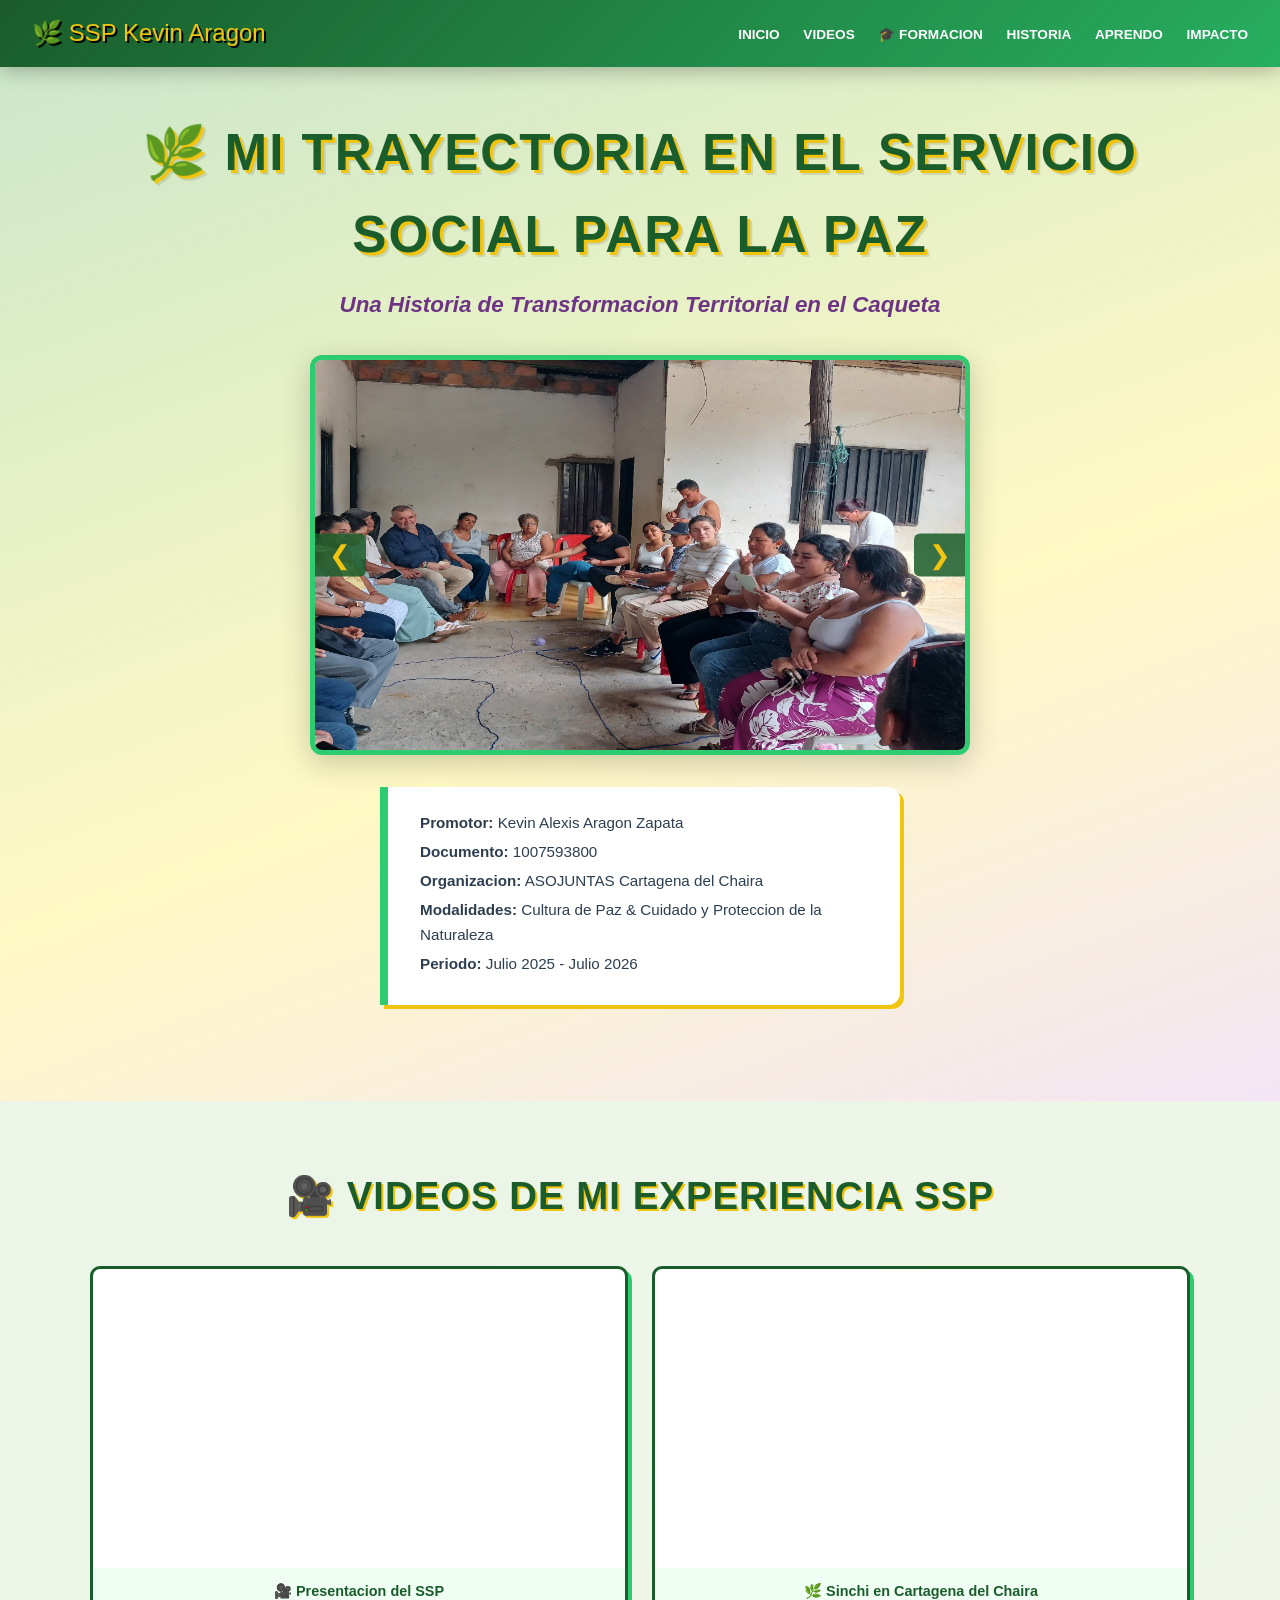
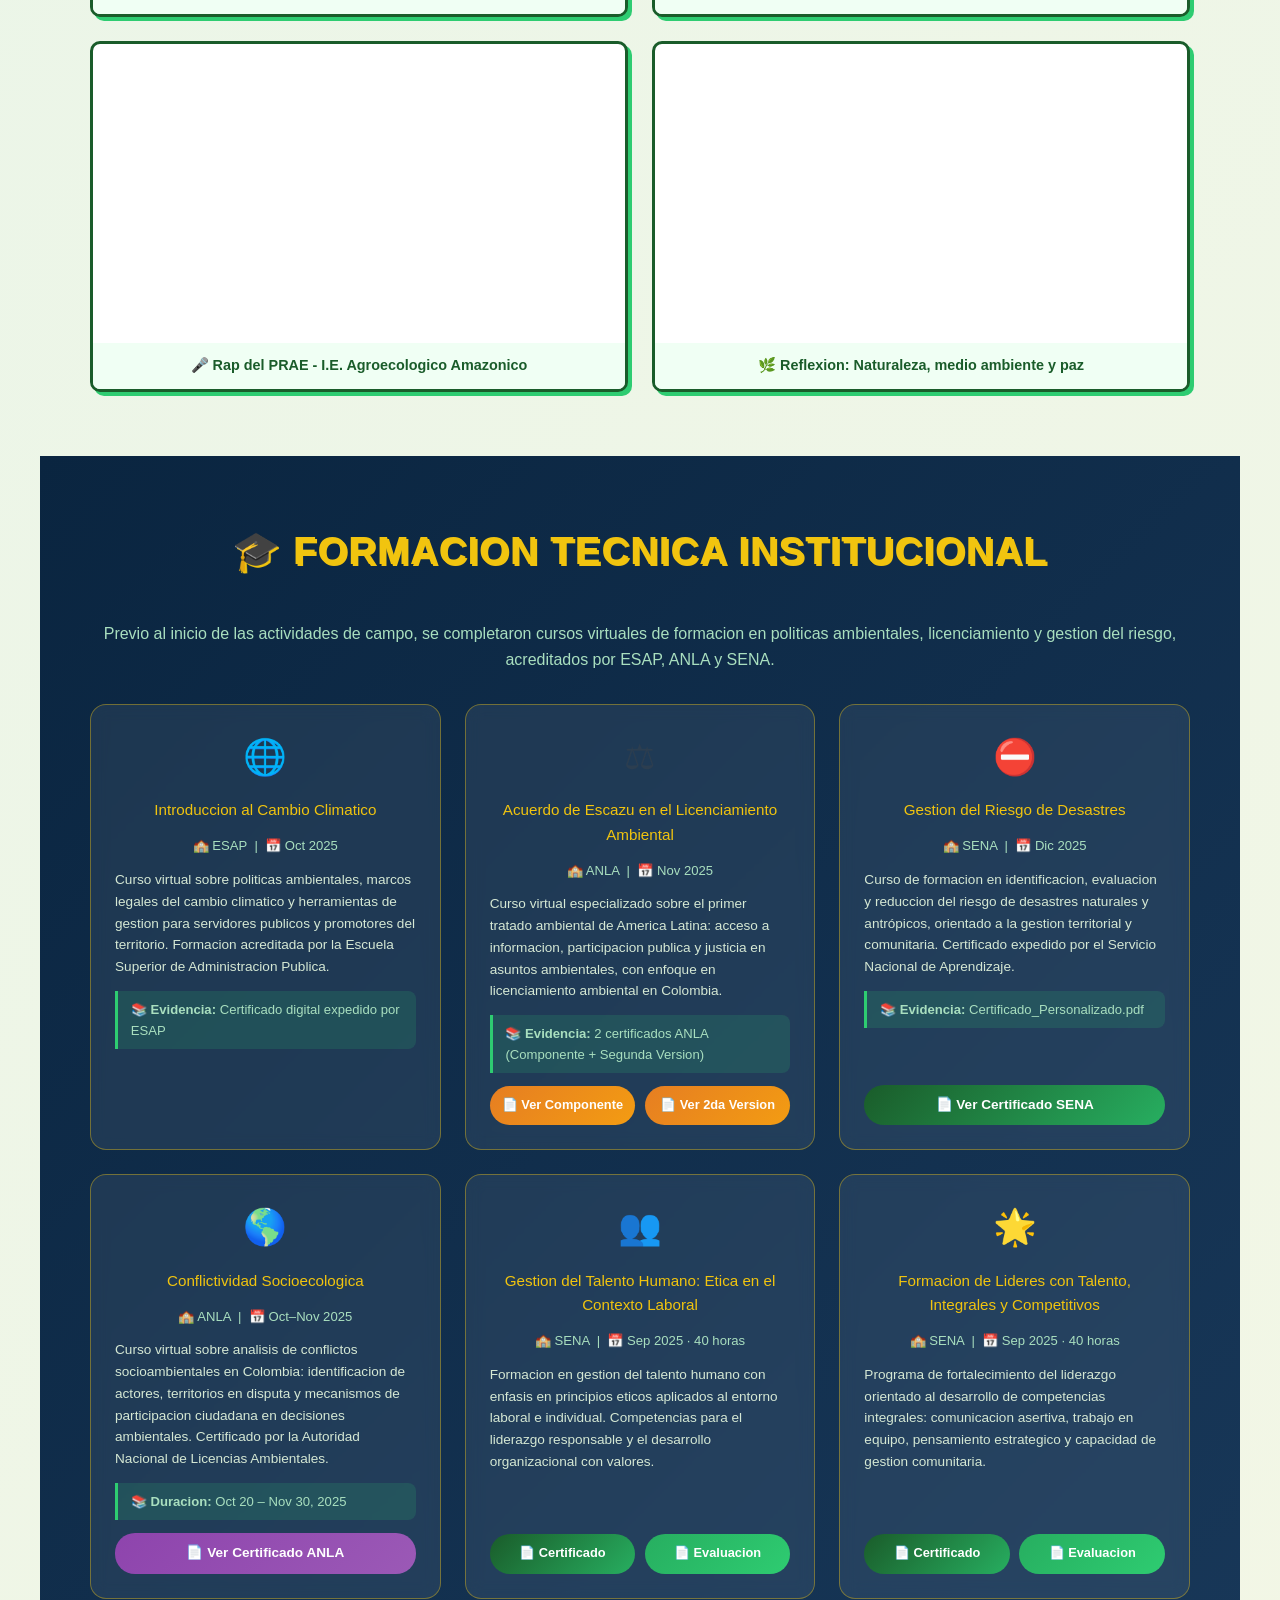
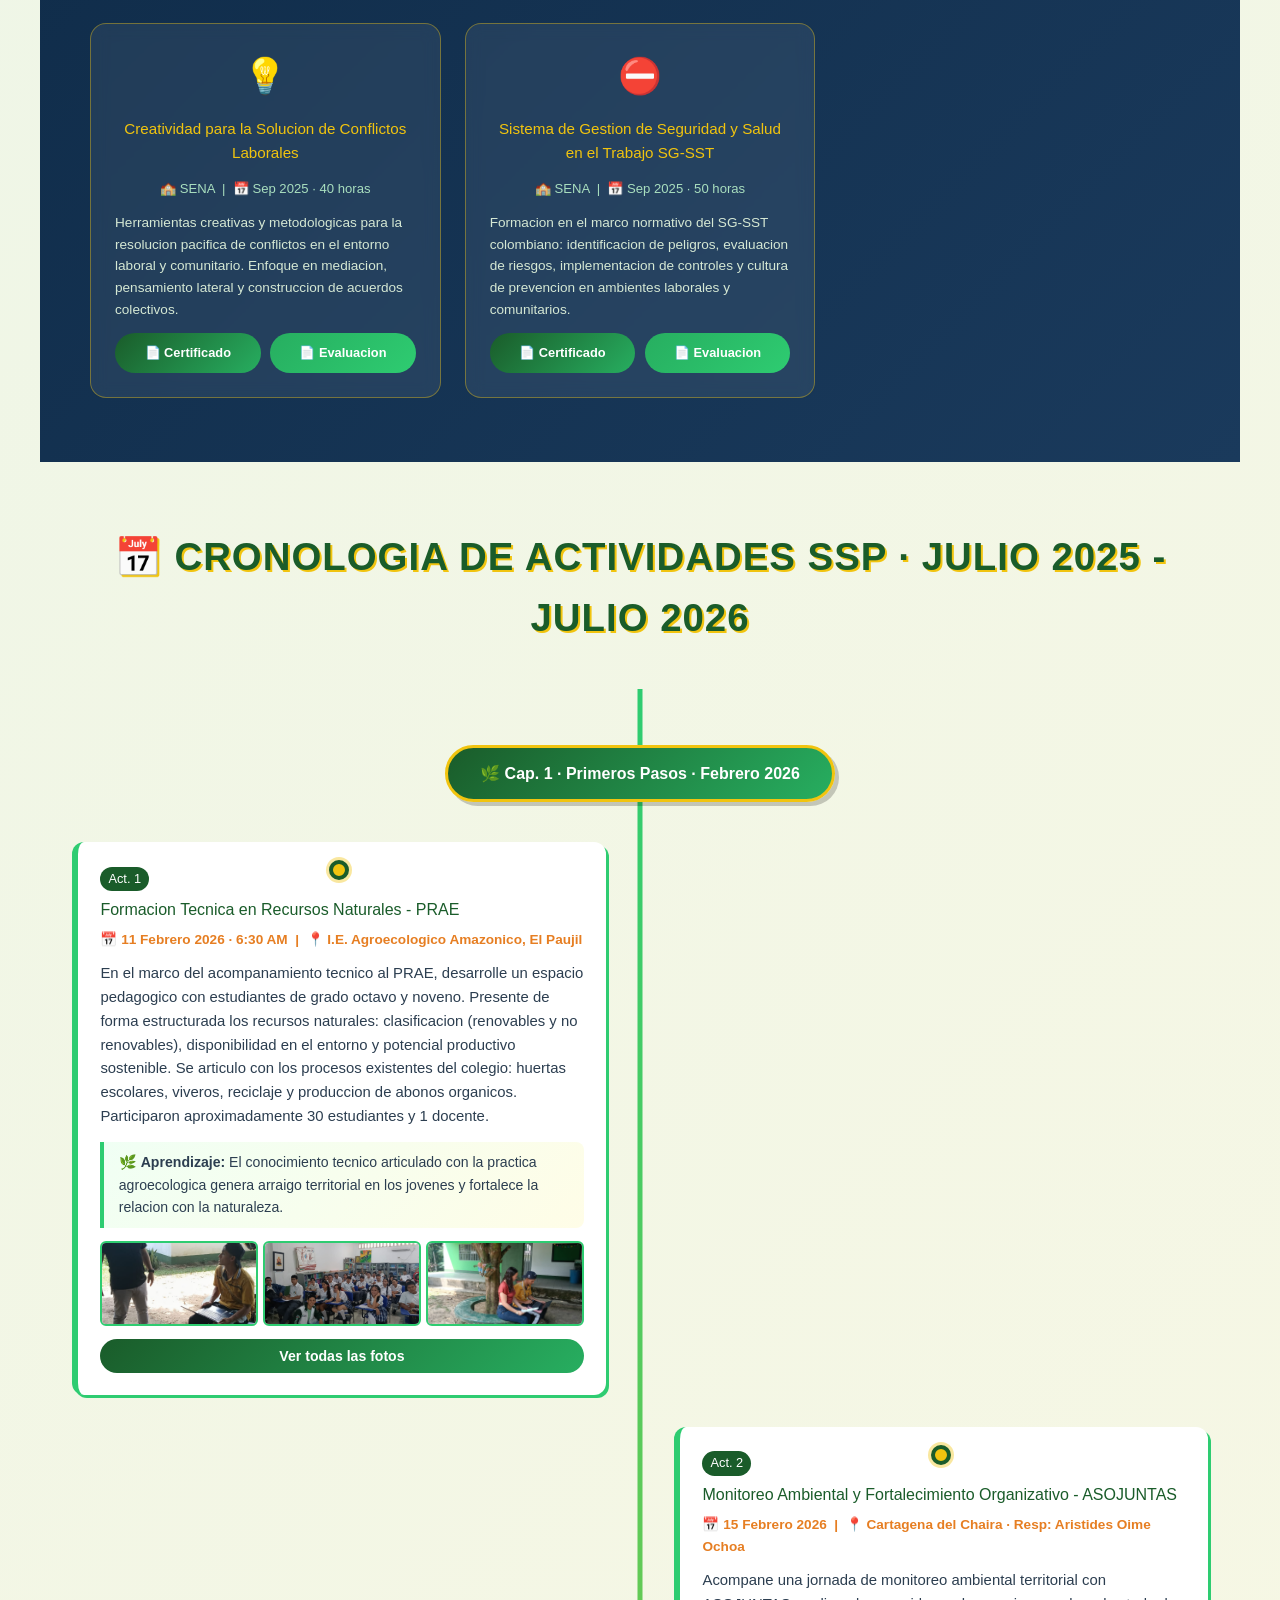
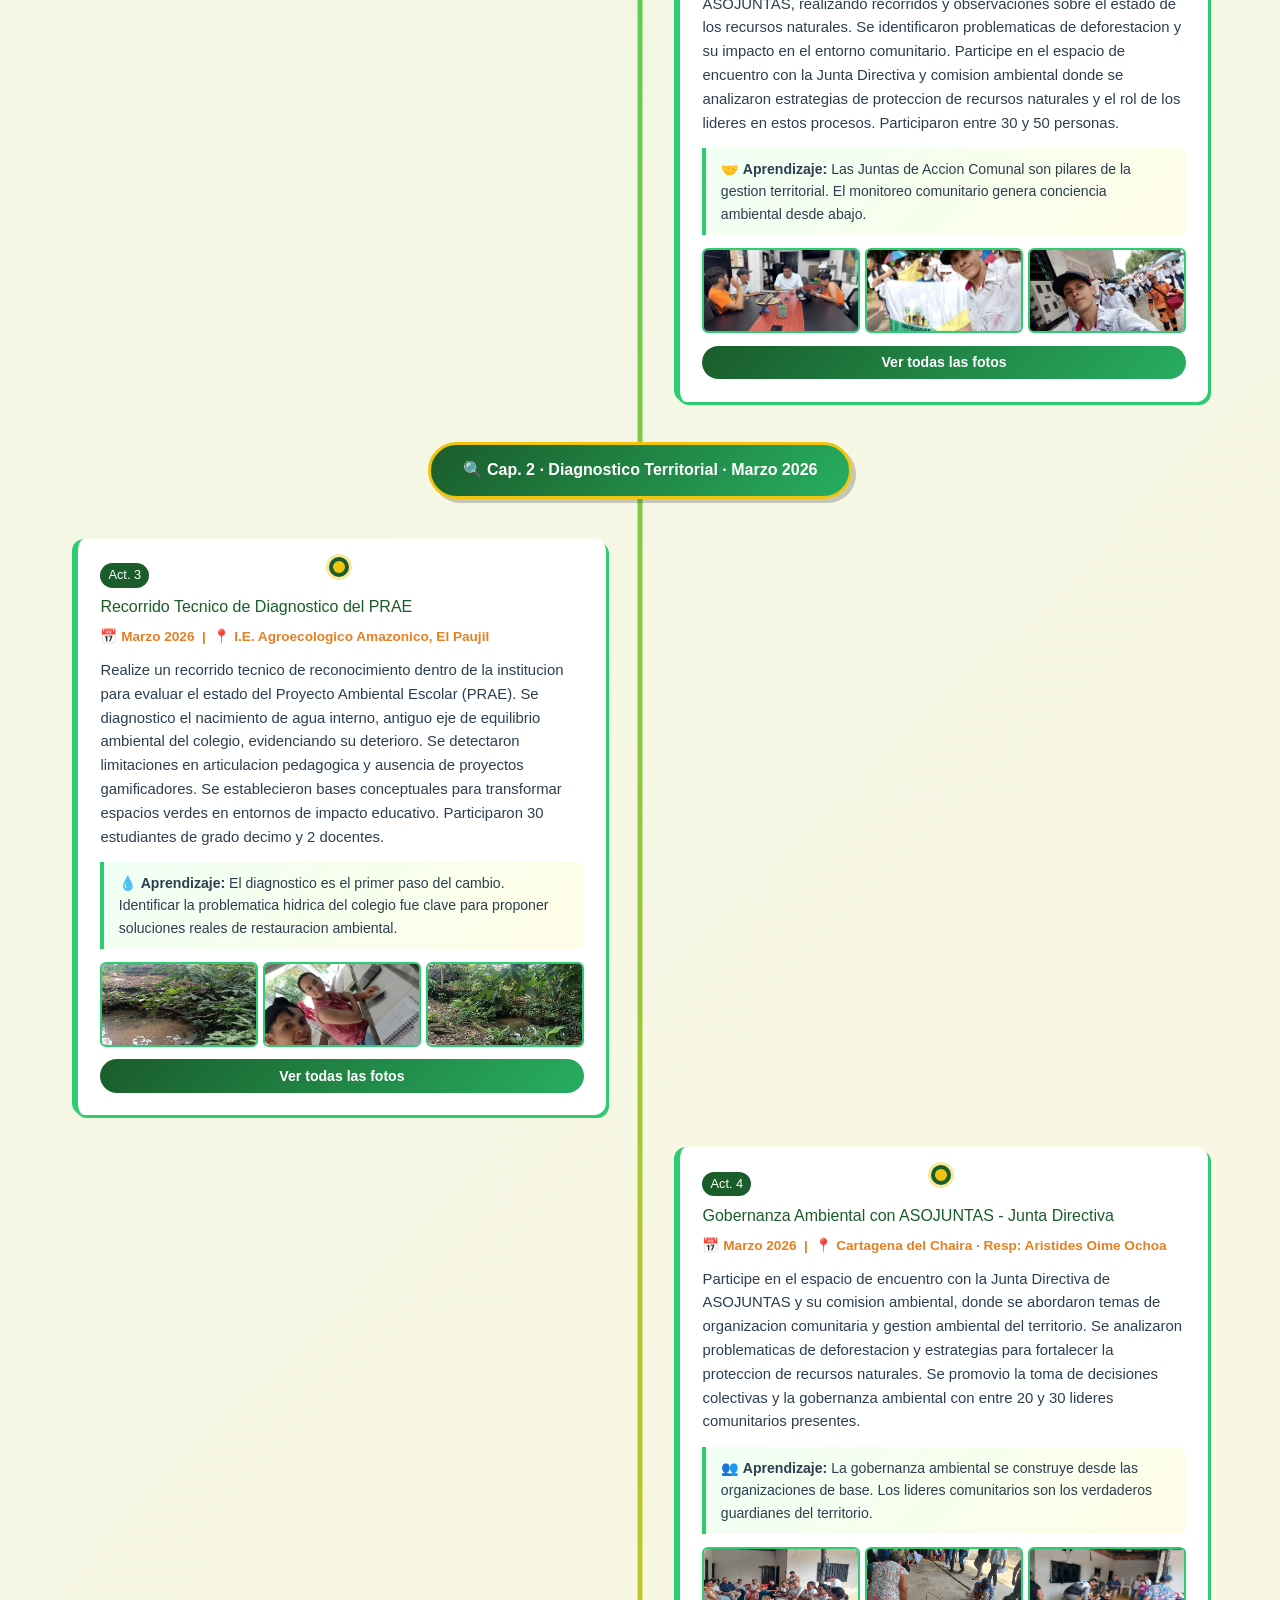
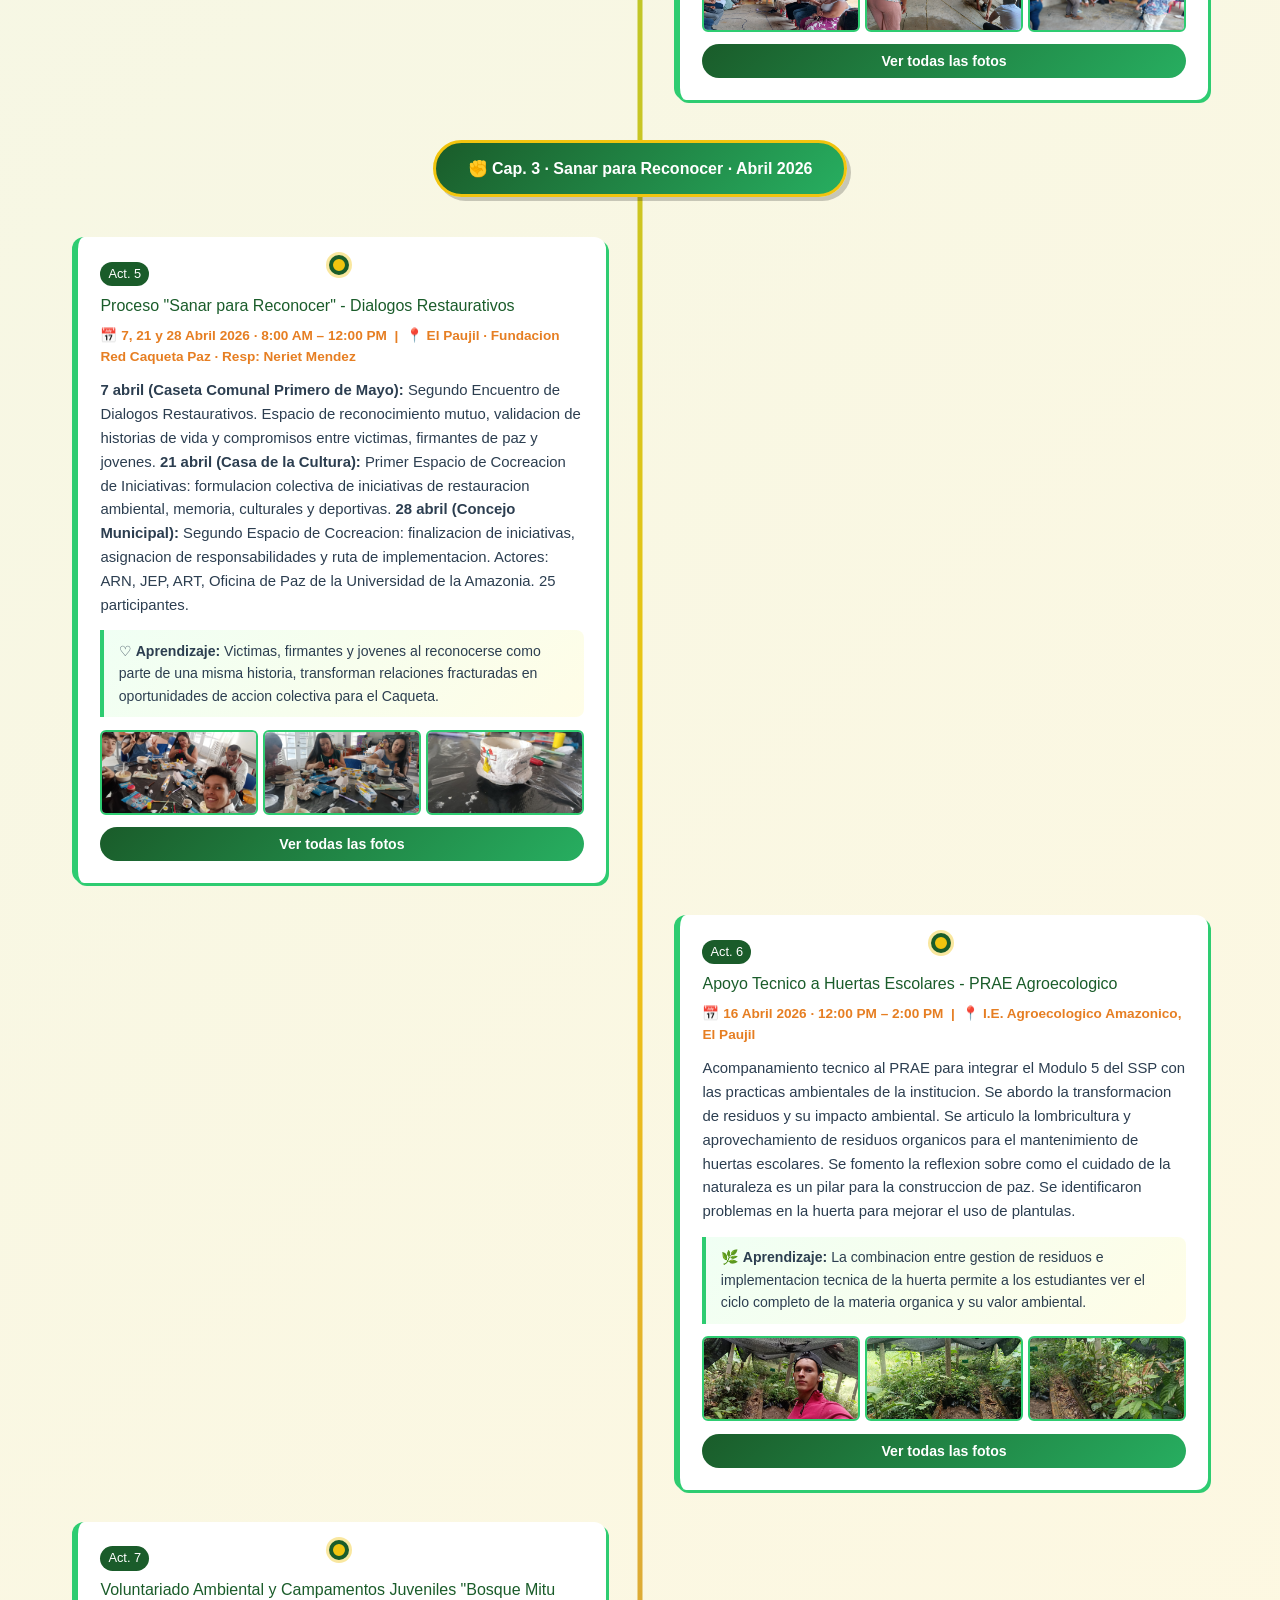
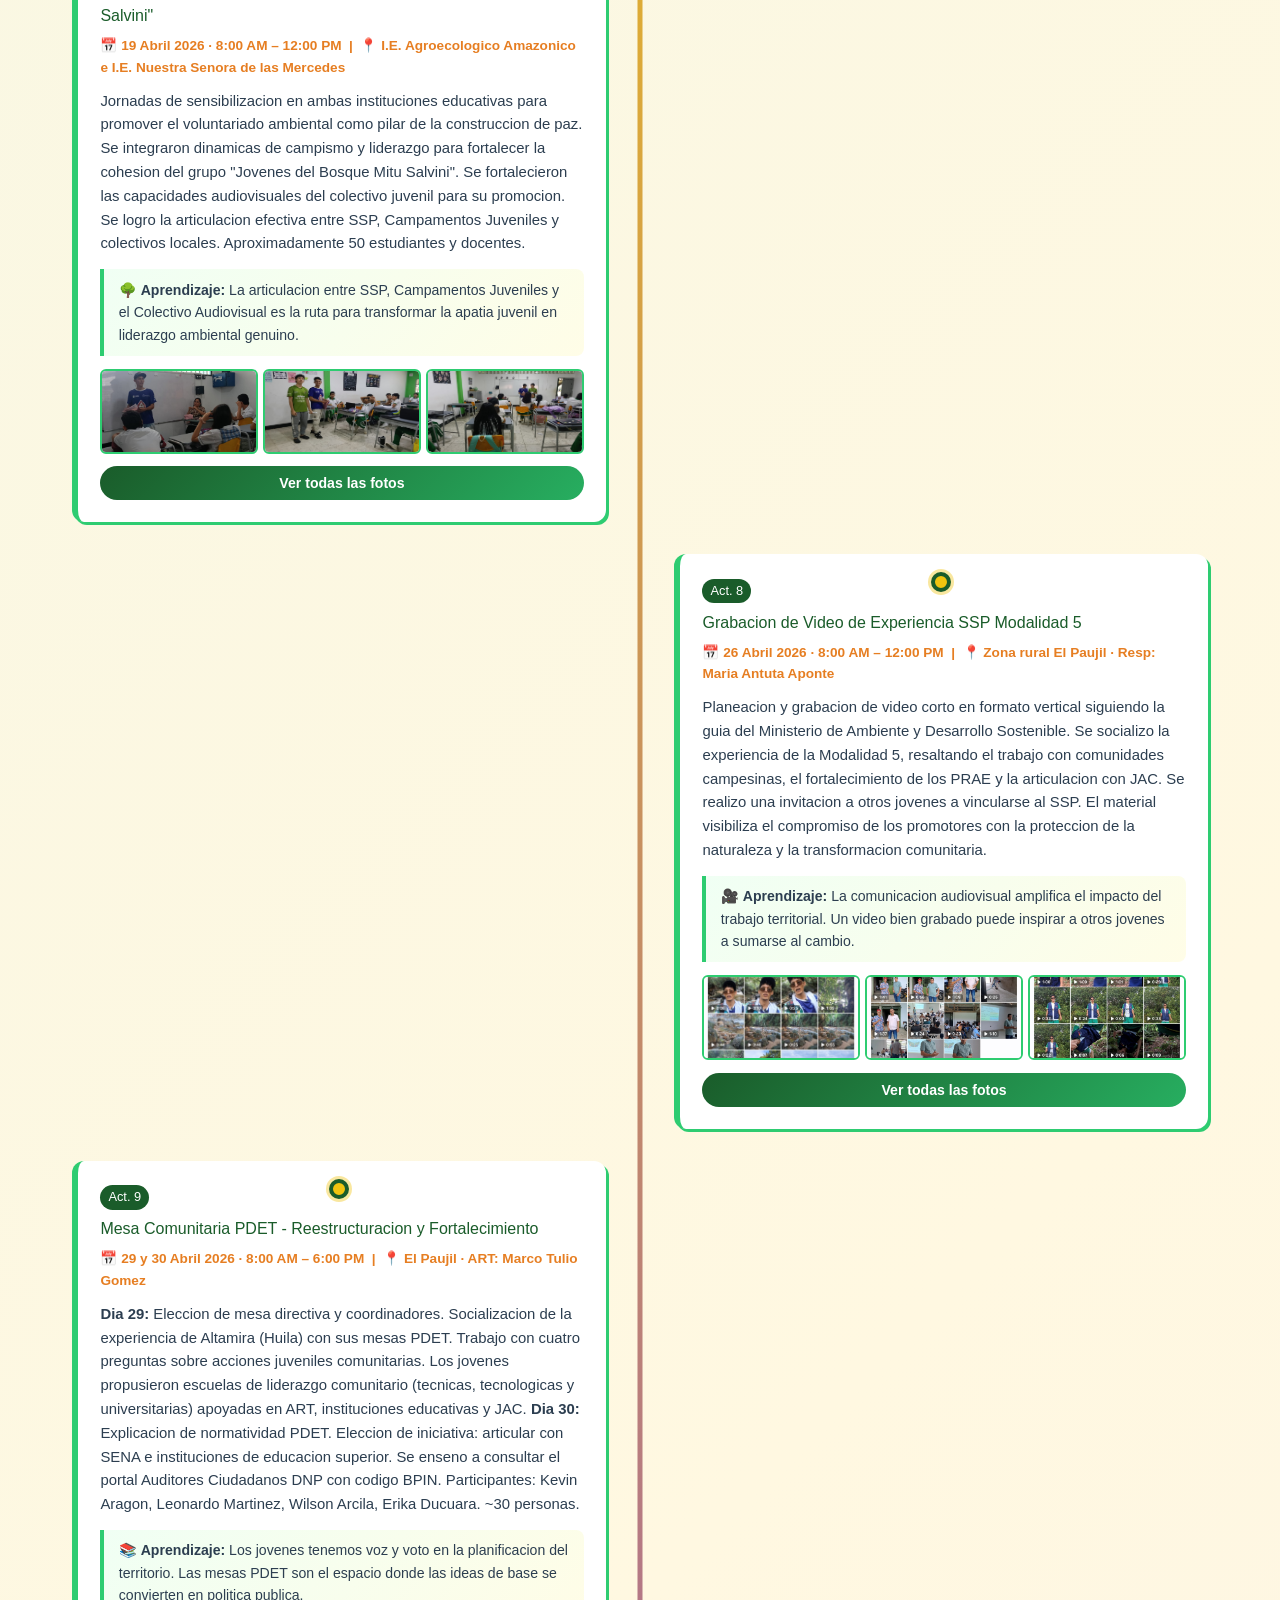
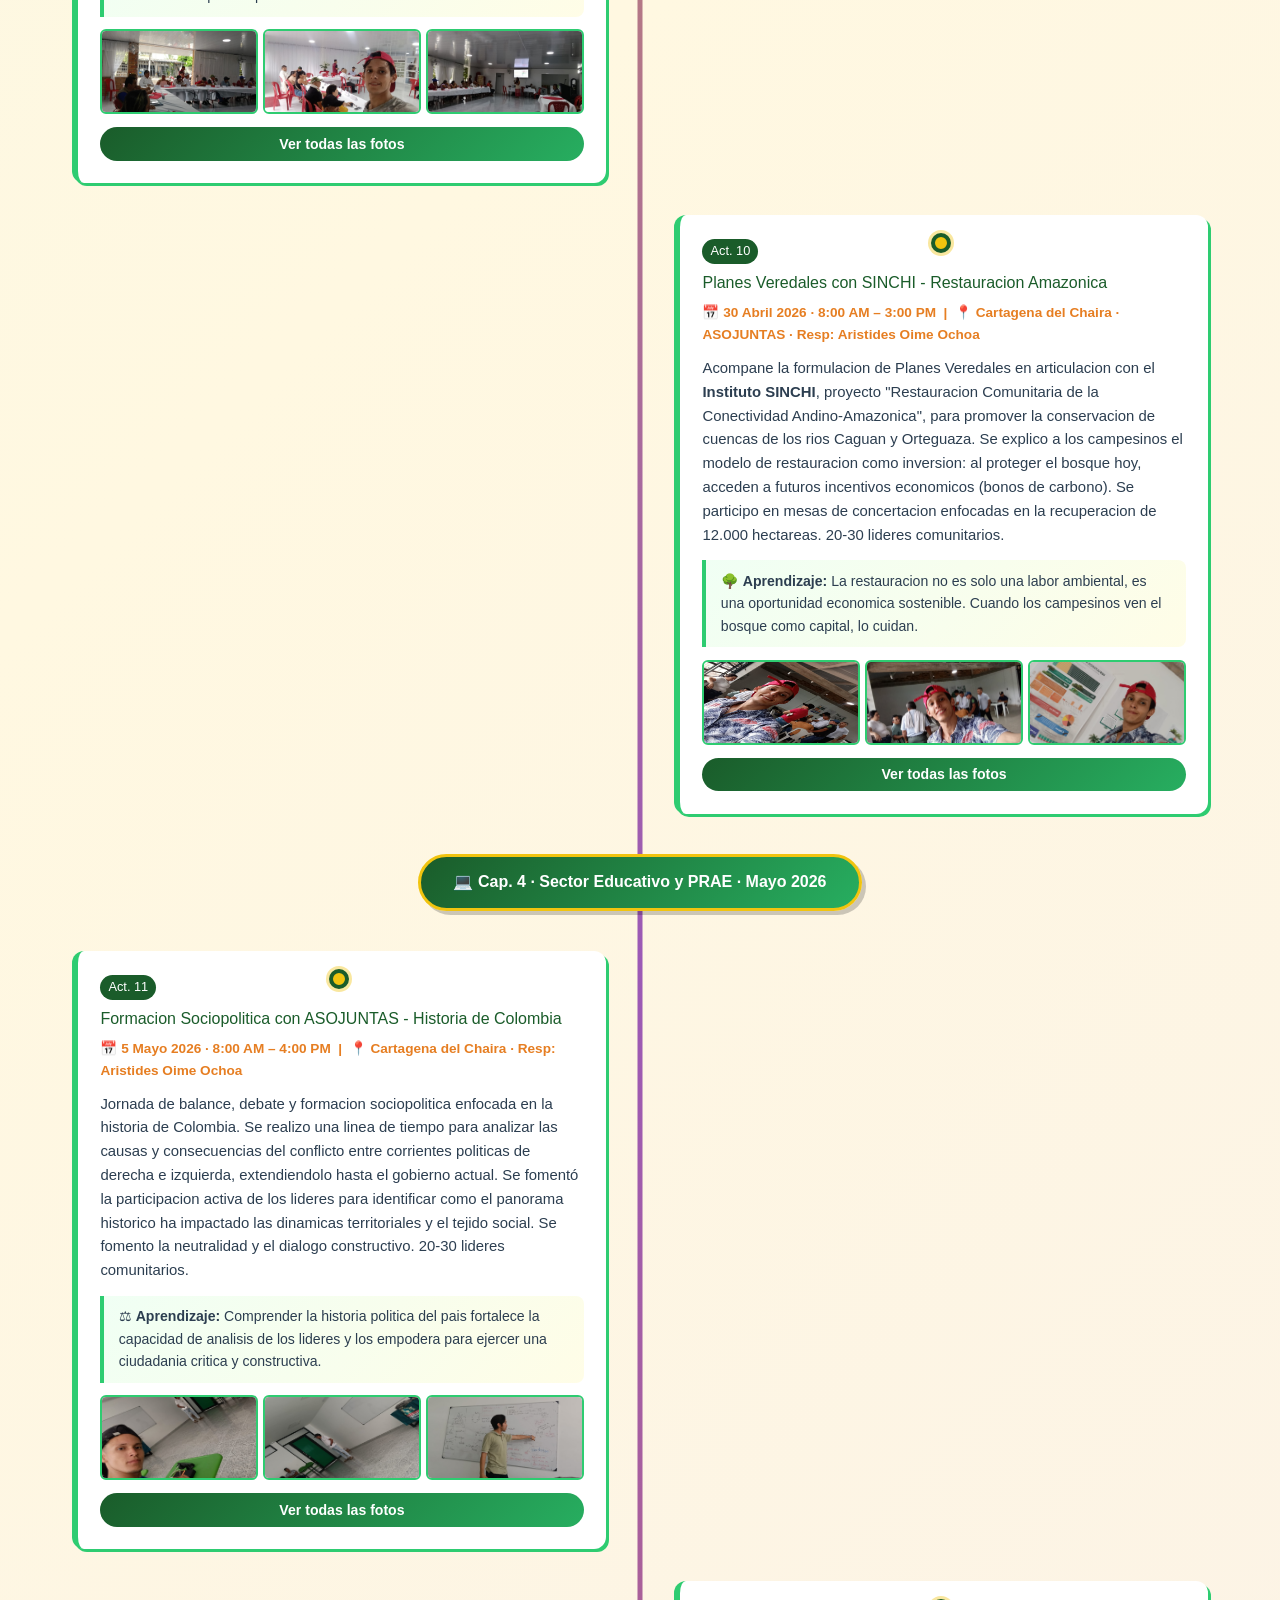
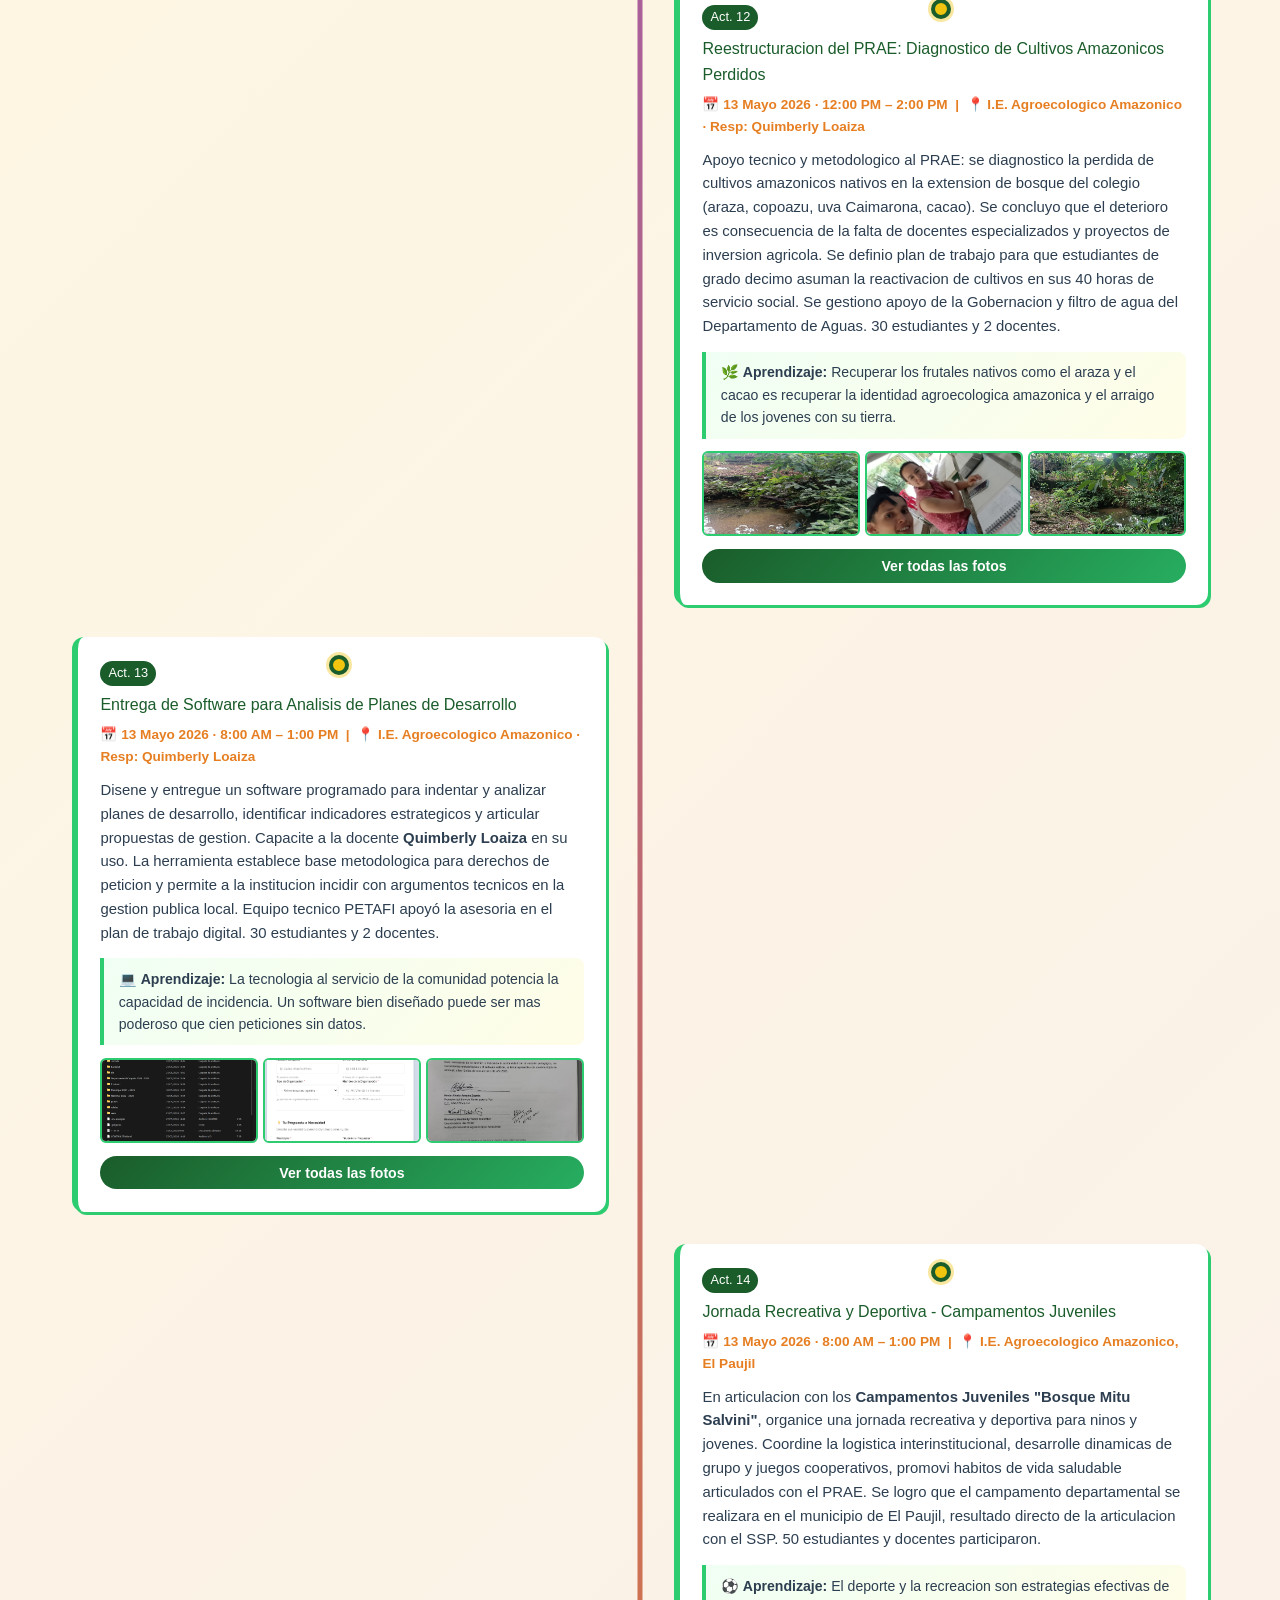
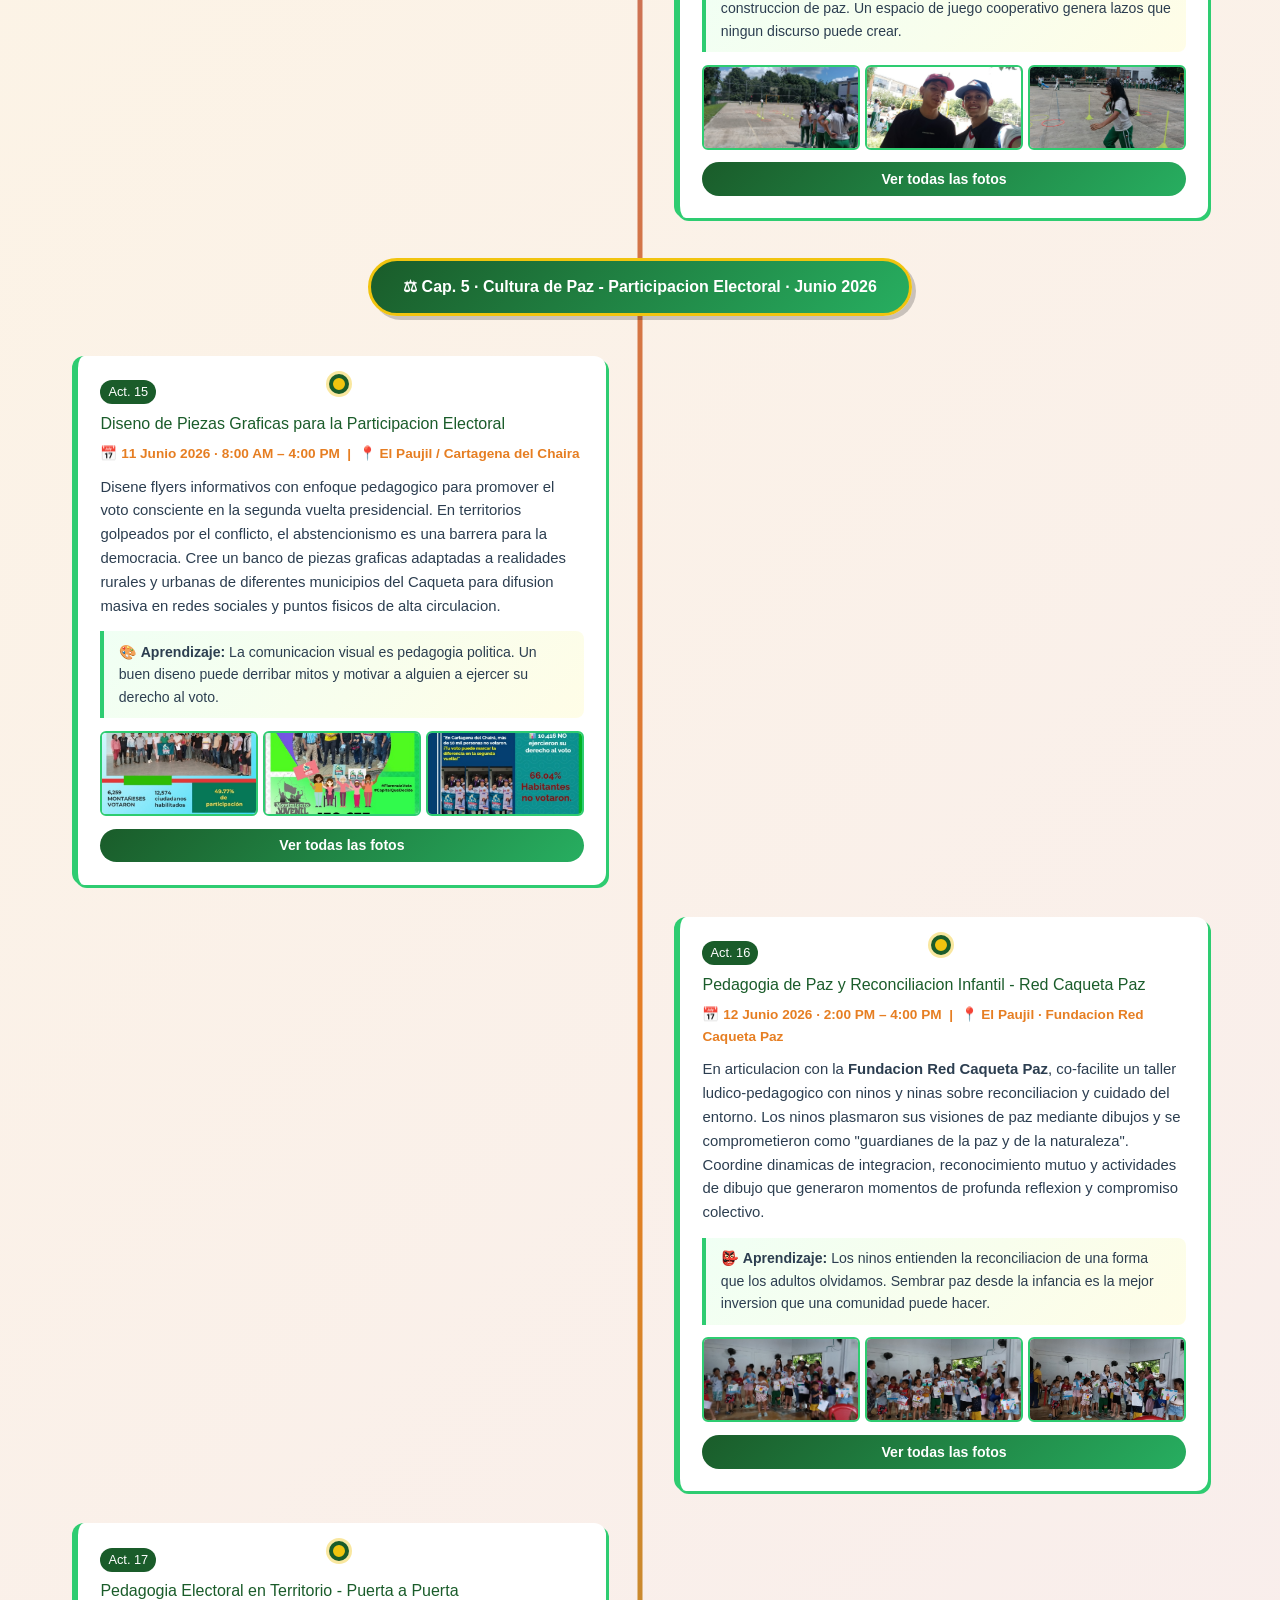
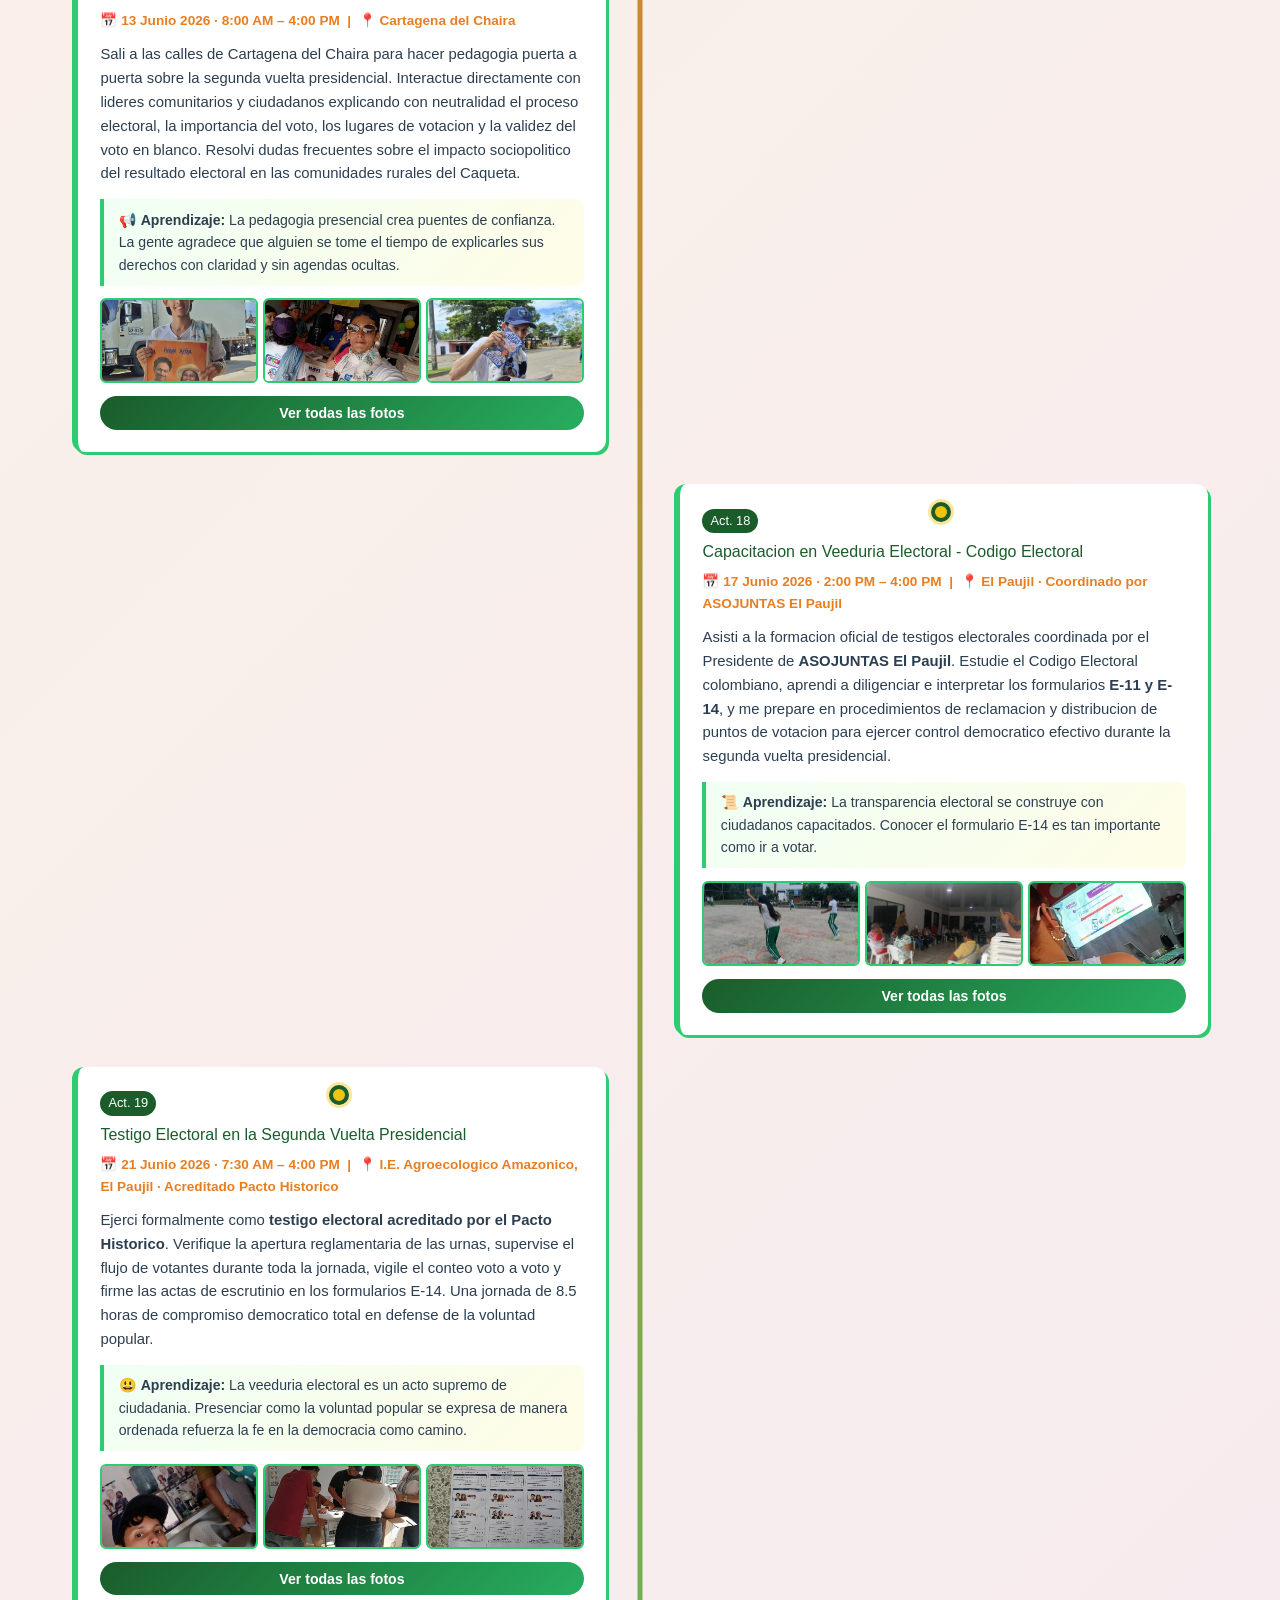
<file: index.html>
<!DOCTYPE html>
<html lang="es">
<head>
    <meta charset="UTF-8">
    <meta name="viewport" content="width=device-width, initial-scale=1.0">
    <title>Mi Trayectoria SSP - Kevin Aragon</title>
    <style>
        * { margin: 0; padding: 0; box-sizing: border-box; }
        body {
            font-family: Arial, sans-serif;
            background: linear-gradient(135deg, #e8f5e9 0%, #fff8e1 50%, #f3e5f5 100%);
            color: #2c3e50; line-height: 1.6;
        }
        .nav {
            position: fixed; top: 0; width: 100%;
            background: linear-gradient(135deg, #1a5c2a, #27ae60);
            padding: 0.9rem 2rem;
            box-shadow: 0 2px 20px rgba(0,0,0,0.3);
            z-index: 1000; display: flex; justify-content: space-between; align-items: center;
        }
        .nav-brand {
            font-family: Impact, Arial Black, sans-serif;
            font-size: 1.5rem; color: #f1c40f;
            text-shadow: 2px 2px 0 #000;
        }
        .nav-links a {
            color: white; text-decoration: none;
            margin-left: 1.2rem; font-weight: bold;
            font-size: 0.85rem; text-transform: uppercase;
        }
        .nav-links a:hover { color: #f1c40f; }

        .hero {
            padding: 7rem 2rem 4rem;
            text-align: center;
            background: linear-gradient(160deg, #c8e6c9 0%, #fff9c4 60%, #f3e5f5 100%);
        }
        .hero h1 {
            font-family: Impact, Arial Black, sans-serif;
            font-size: clamp(1.6rem, 4vw, 3.2rem);
            color: #1a5c2a;
            text-shadow: 3px 3px 0 #f1c40f, 5px 5px 0 rgba(0,0,0,0.1);
            margin-bottom: 0.7rem; text-transform: uppercase; letter-spacing: 2px;
        }
        .hero h2 {
            font-size: clamp(0.95rem, 2vw, 1.4rem);
            color: #6c3483; margin-bottom: 2rem; font-style: italic;
        }
        .hero-info {
            background: white; padding: 1.5rem 2rem;
            border-left: 8px solid #2ecc71;
            border-radius: 0 12px 12px 0;
            box-shadow: 4px 4px 0 #f1c40f;
            max-width: 520px; margin: 2rem auto; text-align: left;
        }
        .hero-info p { margin-bottom: 0.3rem; font-size: 0.95rem; }

        .carousel-wrap {
            max-width: 660px; margin: 1.5rem auto;
            border-radius: 12px; overflow: hidden;
            box-shadow: 0 8px 30px rgba(0,0,0,0.2);
            border: 5px solid #2ecc71; position: relative;
        }
        .carousel-container { position: relative; padding-bottom: 60%; }
        .carousel-track {
            position: absolute; top: 0; left: 0; width: 100%; height: 100%;
            display: flex; transition: transform 0.5s ease;
        }
        .carousel-slide { min-width: 100%; height: 100%; }
        .carousel-slide img { width: 100%; height: 100%; object-fit: cover; }
        .carousel-btn {
            position: absolute; top: 50%; transform: translateY(-50%);
            background: rgba(26,92,42,0.85); border: none; color: #f1c40f;
            font-size: 1.6rem; padding: 0.4rem 0.9rem; cursor: pointer; z-index: 10;
        }
        .c-prev { left: 0; border-radius: 0 6px 6px 0; }
        .c-next { right: 0; border-radius: 6px 0 0 6px; }

        .section { padding: 4rem 2rem; max-width: 1200px; margin: 0 auto; }
        .section-title {
            font-family: Impact, Arial Black, sans-serif;
            font-size: clamp(1.6rem, 3vw, 2.5rem);
            text-align: center; color: #1a5c2a;
            text-shadow: 2px 2px 0 #f1c40f;
            margin-bottom: 2.5rem; text-transform: uppercase; letter-spacing: 1px;
        }

        .video-grid {
            display: grid; grid-template-columns: repeat(2, 1fr);
            gap: 1.5rem; max-width: 1100px; margin: 0 auto;
        }
        .video-card {
            border-radius: 10px; overflow: hidden;
            box-shadow: 4px 4px 0 #2ecc71; border: 3px solid #1a5c2a; background: white;
        }
        .video-ratio { position: relative; padding-bottom: 56.25%; }
        .video-ratio iframe {
            position: absolute; top: 0; left: 0;
            width: 100%; height: 100%; border: none;
        }
        .video-label {
            text-align: center; padding: 0.7rem;
            font-weight: bold; font-size: 0.9rem;
            background: #f0fff4; color: #1a5c2a;
        }

        .timeline { position: relative; padding: 1rem 0; }
        .timeline::before {
            content: ''; position: absolute;
            left: 50%; top: 0; bottom: 0; width: 5px;
            background: linear-gradient(180deg, #2ecc71, #f1c40f, #9b59b6, #e67e22, #2ecc71);
            transform: translateX(-50%);
        }
        .chapter-badge {
            text-align: center; margin: 2.5rem 0; position: relative; z-index: 5;
        }
        .chapter-badge-inner {
            display: inline-block;
            background: linear-gradient(135deg, #1a5c2a, #27ae60);
            color: white; padding: 0.8rem 2rem; border-radius: 50px;
            font-size: 1rem; font-weight: bold;
            box-shadow: 4px 4px 0 rgba(0,0,0,0.2);
            font-family: Arial Black, sans-serif; border: 3px solid #f1c40f;
        }

        .act { margin: 2rem 0; position: relative; }
        .act.izq { margin-right: 53%; }
        .act.der { margin-left: 53%; }
        .dot {
            position: absolute; top: 18px; left: 50%;
            width: 20px; height: 20px;
            background: #f1c40f; border: 4px solid #1a5c2a;
            border-radius: 50%; transform: translateX(-50%); z-index: 10;
            box-shadow: 0 0 0 3px rgba(241,196,15,0.4);
        }
        .act-box {
            background: white; padding: 1.4rem; border-radius: 12px;
            box-shadow: 3px 3px 0 #2ecc71; border-left: 6px solid #2ecc71;
            transition: transform 0.2s;
        }
        .act-box:hover { transform: translateY(-3px); box-shadow: 5px 5px 0 #27ae60; }
        .act-num {
            font-family: Impact, sans-serif; font-size: 0.8rem;
            color: white; background: #1a5c2a;
            padding: 2px 8px; border-radius: 20px;
            display: inline-block; margin-bottom: 0.4rem;
        }
        .act-title {
            font-family: Arial Black, sans-serif;
            font-size: 1rem; color: #1a5c2a; margin-bottom: 0.4rem;
        }
        .act-meta { color: #e67e22; font-weight: bold; font-size: 0.85rem; margin-bottom: 0.7rem; }
        .act-desc { font-size: 0.93rem; margin-bottom: 0.8rem; }
        .act-learn {
            background: linear-gradient(135deg, #f0fff4, #fffde7);
            border-left: 4px solid #2ecc71;
            padding: 0.6rem 0.9rem; border-radius: 0 8px 8px 0;
            font-size: 0.88rem; margin: 0.7rem 0;
        }

        .photos-preview {
            display: grid; grid-template-columns: repeat(3, 1fr);
            gap: 5px; margin: 0.8rem 0;
        }
        .photos-preview img {
            width: 100%; height: 85px; object-fit: cover;
            border-radius: 6px; border: 2px solid #2ecc71;
        }
        .btn-gallery {
            display: block; width: 100%; padding: 0.55rem;
            background: linear-gradient(135deg, #1a5c2a, #27ae60);
            color: white; border: none; border-radius: 20px;
            cursor: pointer; font-weight: bold; font-size: 0.88rem;
            margin-top: 0.7rem;
        }
        .gallery-full {
            display: none;
            grid-template-columns: repeat(auto-fill, minmax(120px, 1fr));
            gap: 5px; margin-top: 0.7rem;
            padding-top: 0.7rem; border-top: 2px dashed #2ecc71;
        }
        .gallery-full.show { display: grid; }
        .gallery-full img {
            width: 100%; height: 110px; object-fit: cover;
            border-radius: 6px; border: 2px solid #27ae60; cursor: pointer;
        }
        .gallery-full img:hover { border-color: #f1c40f; }

        .impact-bg {
            background: linear-gradient(135deg, #1a5c2a, #27ae60);
            color: white; padding: 4rem 2rem; text-align: center; margin: 3rem 0;
        }
        .impact-title {
            font-family: Impact, sans-serif; font-size: 2rem;
            text-shadow: 3px 3px 0 rgba(0,0,0,0.3); margin-bottom: 2rem;
        }
        .stats {
            display: grid; grid-template-columns: repeat(auto-fit, minmax(140px, 1fr));
            gap: 1.5rem; max-width: 900px; margin: 0 auto;
        }
        .stat-box {
            background: rgba(255,255,255,0.15); padding: 1.5rem; border-radius: 12px;
            border: 2px solid rgba(241,196,15,0.5);
        }
        .stat-num {
            font-family: Impact, sans-serif; font-size: 2.8rem; color: #f1c40f;
            text-shadow: 2px 2px 0 rgba(0,0,0,0.3);
        }

        .cards-grid {
            display: grid; grid-template-columns: repeat(auto-fit, minmax(230px, 1fr));
            gap: 1.5rem; margin-top: 1rem;
        }
        .card {
            background: white; padding: 1.4rem; border-radius: 12px;
            box-shadow: 3px 3px 0 #2ecc71; border-top: 5px solid #2ecc71;
        }
        .card-icon { font-size: 1.8rem; margin-bottom: 0.6rem; }
        .card-title {
            font-family: Arial Black, sans-serif;
            color: #1a5c2a; font-size: 0.95rem; margin-bottom: 0.4rem;
        }
        .card p { font-size: 0.9rem; }

        .quote-section {
            background: linear-gradient(135deg, #1a2c1a, #2c3e50);
            color: white; padding: 4rem 2rem; text-align: center;
        }
        .quote-text {
            font-size: clamp(1rem, 2vw, 1.6rem); font-style: italic;
            max-width: 850px; margin: 0 auto 1.2rem; line-height: 1.9; color: #a9dfbf;
        }
        .quote-autor { color: #f1c40f; font-weight: bold; }

        .footer {
            background: linear-gradient(135deg, #1a5c2a, #27ae60);
            color: white; text-align: center; padding: 3rem 2rem;
        }
        .footer-logos {
            display: flex; justify-content: center;
            gap: 2rem; margin-bottom: 1.5rem; flex-wrap: wrap;
        }
        .footer-logos img { height: 50px; filter: brightness(0) invert(1); }

        .viewer {
            display: none; position: fixed; top: 0; left: 0;
            width: 100%; height: 100%;
            background: rgba(0,0,0,0.92); z-index: 9999;
            justify-content: center; align-items: center;
        }
        .viewer.open { display: flex; }
        .viewer img { max-width: 90vw; max-height: 90vh; border-radius: 8px; }
        .viewer-close {
            position: absolute; top: 15px; right: 25px;
            color: white; font-size: 2.2rem; cursor: pointer;
            background: none; border: none;
        }

        @media(max-width: 768px) {
            .timeline::before { left: 18px; }
            .act.izq, .act.der { margin-left: 35px; margin-right: 0; }
            .dot { left: 18px; }
            .video-grid { grid-template-columns: 1fr; }
        }
    </style>
</head>
<body>

<nav class="nav">
    <div class="nav-brand">&#127807; SSP Kevin Aragon</div>
    <div class="nav-links">
        <a href="#inicio">Inicio</a>
        <a href="#videos">Videos</a>
        <a href="#formacion">&#127891; Formacion</a>
        <a href="#historia">Historia</a>
        <a href="#aprendo">Aprendo</a>
        <a href="#impacto">Impacto</a>
    </div>
</nav>

<section class="hero" id="inicio">
    <h1>&#127807; Mi Trayectoria en el Servicio Social para la Paz</h1>
    <h2>Una Historia de Transformacion Territorial en el Caqueta</h2>

    <div class="carousel-wrap">
        <div class="carousel-container">
            <div class="carousel-track" id="carouselTrack">
                <div class="carousel-slide"><img src="images/bitacoras/feb/FEBRERO_02.jpeg" alt="Febrero - PRAE Agroecologico"></div>
                <div class="carousel-slide"><img src="images/bitacoras/mar/MARZO_02.jpeg" alt="Marzo - Recorrido PRAE"></div>
                <div class="carousel-slide"><img src="images/bitacoras/abr/ABRIL_02.jpeg" alt="Abril - Huerta Escolar"></div>
                <div class="carousel-slide"><img src="images/bitacoras/abr/ABRIL_VIDEO_01.png" alt="Abril - Grabacion Video SSP"></div>
                <div class="carousel-slide"><img src="images/bitacoras/may/MAYO_02.jpeg" alt="Mayo - ASOJUNTAS Formacion"></div>
                <div class="carousel-slide"><img src="images/bitacoras/may/MAYO_08.jpeg" alt="Mayo - PRAE Software"></div>
                <div class="carousel-slide"><img src="images/bitacoras/jun/JUNIO_05.jpg" alt="Junio - Flyers Electorales"></div>
                <div class="carousel-slide"><img src="images/bitacoras/jun/JUNIO_10.jpg" alt="Junio - Pedagogia Electoral"></div>
                <div class="carousel-slide"><img src="images/bitacoras/jun/JUNIO_19.jpg" alt="Junio - Testigo Electoral"></div>
                <div class="carousel-slide"><img src="images/bitacoras/jun/JUNIO_28.jpg" alt="Junio - Ninos Paz"></div>
                <div class="carousel-slide"><img src="images/bitacoras/jun/JUNIO_33.jpg" alt="Junio - Infraestructura Comunitaria"></div>
            </div>
        </div>
        <button class="carousel-btn c-prev" onclick="cPrev()">&#10094;</button>
        <button class="carousel-btn c-next" onclick="cNext()">&#10095;</button>
    </div>

    <div class="hero-info">
        <p><strong>Promotor:</strong> Kevin Alexis Aragon Zapata</p>
        <p><strong>Documento:</strong> 1007593800</p>
        <p><strong>Organizacion:</strong> ASOJUNTAS Cartagena del Chaira</p>
        <p><strong>Modalidades:</strong> Cultura de Paz &amp; Cuidado y Proteccion de la Naturaleza</p>
        <p><strong>Periodo:</strong> Julio 2025 - Julio 2026</p>
    </div>
</section>

<section class="section" id="videos">
    <h2 class="section-title">&#127909; Videos de mi Experiencia SSP</h2>
    <div class="video-grid">
        <div class="video-card">
            <div class="video-ratio">
                <iframe src="https://drive.google.com/file/d/1VhuyI1LovbHjvCDl_kJ8ADFfEX9ZMKcG/preview" allow="autoplay"></iframe>
            </div>
            <div class="video-label">&#127909; Presentacion del SSP</div>
        </div>
        <div class="video-card">
            <div class="video-ratio">
                <iframe src="https://drive.google.com/file/d/1Oj0PpDhLtIPqAgomShzpa3t2FJOEYIge/preview" allow="autoplay"></iframe>
            </div>
            <div class="video-label">&#127807; Sinchi en Cartagena del Chaira</div>
        </div>
        <div class="video-card">
            <div class="video-ratio">
                <iframe src="https://drive.google.com/file/d/1EjlQZBgZEoyZZajasPM9LGmQk3Azbg5O/preview" allow="autoplay"></iframe>
            </div>
            <div class="video-label">&#127908; Rap del PRAE - I.E. Agroecologico Amazonico</div>
        </div>
        <div class="video-card">
            <div class="video-ratio">
                <iframe src="https://drive.google.com/file/d/187ZHn7DN1FUfOC5KnyYnAZzNOr3js3d-/preview" allow="autoplay"></iframe>
            </div>
            <div class="video-label">&#127807; Reflexion: Naturaleza, medio ambiente y paz</div>
        </div>
    </div>
</section>

<!-- SECCIÓN: FORMACIÓN TÉCNICA INSTITUCIONAL -->
<section class="section" id="formacion" style="background: linear-gradient(135deg, #0a2540, #1a3a5c);">
    <div style="max-width:1100px; margin:0 auto;">
        <h2 class="section-title" style="color:#f1c40f;">&#127891; Formacion Tecnica Institucional</h2>
        <p style="color:#a9dfbf; text-align:center; margin-bottom:2rem; font-size:1rem;">
            Previo al inicio de las actividades de campo, se completaron cursos virtuales de formacion en politicas ambientales, 
            licenciamiento y gestion del riesgo, acreditados por ESAP, ANLA y SENA.
        </p>
        <div style="display:grid; grid-template-columns:repeat(auto-fit, minmax(270px, 1fr)); gap:1.5rem;">

            <!-- Certificado 1: ESAP Cambio Climatico -->
            <div style="background:rgba(255,255,255,0.07); border:1px solid rgba(241,196,15,0.4); border-radius:16px; padding:1.5rem; backdrop-filter:blur(8px); display:flex; flex-direction:column; gap:0.8rem;">
                <div style="font-size:2.2rem; text-align:center;">&#127760;</div>
                <div style="font-family:'Arial Black',sans-serif; color:#f1c40f; font-size:0.95rem; text-align:center;">
                    Introduccion al Cambio Climatico
                </div>
                <div style="color:#a9dfbf; font-size:0.82rem; text-align:center;">&#127979; ESAP &nbsp;|&nbsp; &#128197; Oct 2025</div>
                <p style="color:#d5e8d4; font-size:0.85rem; line-height:1.6;">
                    Curso virtual sobre politicas ambientales, marcos legales del cambio climatico y herramientas de gestion 
                    para servidores publicos y promotores del territorio. Formacion acreditada por la Escuela Superior de Administracion Publica.
                </p>
                <div style="background:rgba(46,204,113,0.15); border-left:3px solid #2ecc71; padding:0.5rem 0.8rem; border-radius:0 8px 8px 0; color:#a9dfbf; font-size:0.82rem;">
                    &#128218; <strong>Evidencia:</strong> Certificado digital expedido por ESAP
                </div>
            </div>

            <!-- Certificado 2: ANLA Acuerdo de Escazú -->
            <div style="background:rgba(255,255,255,0.07); border:1px solid rgba(241,196,15,0.4); border-radius:16px; padding:1.5rem; backdrop-filter:blur(8px); display:flex; flex-direction:column; gap:0.8rem;">
                <div style="font-size:2.2rem; text-align:center;">&#9878;</div>
                <div style="font-family:'Arial Black',sans-serif; color:#f1c40f; font-size:0.95rem; text-align:center;">
                    Acuerdo de Escazu en el Licenciamiento Ambiental
                </div>
                <div style="color:#a9dfbf; font-size:0.82rem; text-align:center;">&#127979; ANLA &nbsp;|&nbsp; &#128197; Nov 2025</div>
                <p style="color:#d5e8d4; font-size:0.85rem; line-height:1.6;">
                    Curso virtual especializado sobre el primer tratado ambiental de America Latina: acceso a informacion, 
                    participacion publica y justicia en asuntos ambientales, con enfoque en licenciamiento ambiental en Colombia.
                </p>
                <div style="background:rgba(46,204,113,0.15); border-left:3px solid #2ecc71; padding:0.5rem 0.8rem; border-radius:0 8px 8px 0; color:#a9dfbf; font-size:0.82rem;">
                    &#128218; <strong>Evidencia:</strong> 2 certificados ANLA (Componente + Segunda Version)
                </div>
                <div style="display:flex; gap:0.6rem; flex-wrap:wrap; margin-top:auto;">
                    <a href="Componente%20Acuerdo%20de%20Escazu%CC%81.pdf" target="_blank" 
                       style="flex:1; background:linear-gradient(135deg,#e67e22,#f39c12); color:white; text-align:center; padding:0.6rem; border-radius:20px; font-weight:bold; font-size:0.8rem; text-decoration:none; cursor:pointer;">
                        &#128196; Ver Componente
                    </a>
                    <a href="Segunda_versi%C3%B3n_Acuerdo_de_Escaz%C3%BA_en_el_Licenciamiento_Ambiental-segunda_versi%C3%B3n_curso_virtual_El_Acuerdo_de_Escaz%C3%BA_en_el_Licenciamiento_Ambiental.pdf" target="_blank"
                       style="flex:1; background:linear-gradient(135deg,#e67e22,#f39c12); color:white; text-align:center; padding:0.6rem; border-radius:20px; font-weight:bold; font-size:0.8rem; text-decoration:none; cursor:pointer;">
                        &#128196; Ver 2da Version
                    </a>
                </div>
            </div>

            <!-- Certificado 3: SENA Gestion del Riesgo -->
            <div style="background:rgba(255,255,255,0.07); border:1px solid rgba(241,196,15,0.4); border-radius:16px; padding:1.5rem; backdrop-filter:blur(8px); display:flex; flex-direction:column; gap:0.8rem;">
                <div style="font-size:2.2rem; text-align:center;">&#9940;</div>
                <div style="font-family:'Arial Black',sans-serif; color:#f1c40f; font-size:0.95rem; text-align:center;">
                    Gestion del Riesgo de Desastres
                </div>
                <div style="color:#a9dfbf; font-size:0.82rem; text-align:center;">&#127979; SENA &nbsp;|&nbsp; &#128197; Dic 2025</div>
                <p style="color:#d5e8d4; font-size:0.85rem; line-height:1.6;">
                    Curso de formacion en identificacion, evaluacion y reduccion del riesgo de desastres naturales y antrópicos, 
                    orientado a la gestion territorial y comunitaria. Certificado expedido por el Servicio Nacional de Aprendizaje.
                </p>
                <div style="background:rgba(46,204,113,0.15); border-left:3px solid #2ecc71; padding:0.5rem 0.8rem; border-radius:0 8px 8px 0; color:#a9dfbf; font-size:0.82rem;">
                    &#128218; <strong>Evidencia:</strong> Certificado_Personalizado.pdf
                </div>
                <a href="Certificado_Personalizado.pdf" target="_blank"
                   style="background:linear-gradient(135deg,#1a5c2a,#27ae60); color:white; text-align:center; padding:0.6rem 1rem; border-radius:20px; font-weight:bold; font-size:0.85rem; text-decoration:none; margin-top:auto;">
                    &#128196; Ver Certificado SENA
                </a>
            </div>

            <!-- Certificado 4: ANLA Conflictividad Socioecoloxica -->
            <div style="background:rgba(255,255,255,0.07); border:1px solid rgba(241,196,15,0.4); border-radius:16px; padding:1.5rem; backdrop-filter:blur(8px); display:flex; flex-direction:column; gap:0.8rem;">
                <div style="font-size:2.2rem; text-align:center;">&#127758;</div>
                <div style="font-family:'Arial Black',sans-serif; color:#f1c40f; font-size:0.95rem; text-align:center;">
                    Conflictividad Socioecologica
                </div>
                <div style="color:#a9dfbf; font-size:0.82rem; text-align:center;">&#127979; ANLA &nbsp;|&nbsp; &#128197; Oct–Nov 2025</div>
                <p style="color:#d5e8d4; font-size:0.85rem; line-height:1.6;">
                    Curso virtual sobre analisis de conflictos socioambientales en Colombia: identificacion de actores, 
                    territorios en disputa y mecanismos de participacion ciudadana en decisiones ambientales. 
                    Certificado por la Autoridad Nacional de Licencias Ambientales.
                </p>
                <div style="background:rgba(46,204,113,0.15); border-left:3px solid #2ecc71; padding:0.5rem 0.8rem; border-radius:0 8px 8px 0; color:#a9dfbf; font-size:0.82rem;">
                    &#128218; <strong>Duracion:</strong> Oct 20 – Nov 30, 2025
                </div>
                <a href="Conflictividad_Socioecol%C3%B3gica___2025_1-Certificado_1ra_versi%C3%B3n_Conflictividad_Socioecol%C3%B3gica_7158.pdf" target="_blank"
                   style="background:linear-gradient(135deg,#8e44ad,#9b59b6); color:white; text-align:center; padding:0.6rem 1rem; border-radius:20px; font-weight:bold; font-size:0.85rem; text-decoration:none; margin-top:auto;">
                    &#128196; Ver Certificado ANLA
                </a>
            </div>

            <!-- Certificado 5: SENA Gestion del Talento Humano -->
            <div style="background:rgba(255,255,255,0.07); border:1px solid rgba(241,196,15,0.4); border-radius:16px; padding:1.5rem; backdrop-filter:blur(8px); display:flex; flex-direction:column; gap:0.8rem;">
                <div style="font-size:2.2rem; text-align:center;">&#128101;</div>
                <div style="font-family:'Arial Black',sans-serif; color:#f1c40f; font-size:0.95rem; text-align:center;">
                    Gestion del Talento Humano: Etica en el Contexto Laboral
                </div>
                <div style="color:#a9dfbf; font-size:0.82rem; text-align:center;">&#127979; SENA &nbsp;|&nbsp; &#128197; Sep 2025 · 40 horas</div>
                <p style="color:#d5e8d4; font-size:0.85rem; line-height:1.6;">
                    Formacion en gestion del talento humano con enfasis en principios eticos aplicados al entorno laboral 
                    e individual. Competencias para el liderazgo responsable y el desarrollo organizacional con valores.
                </p>
                <div style="display:flex; gap:0.6rem; flex-wrap:wrap; margin-top:auto;">
                    <a href="9226003305282CC1007593800C.pdf" target="_blank"
                       style="flex:1; background:linear-gradient(135deg,#1a5c2a,#27ae60); color:white; text-align:center; padding:0.6rem; border-radius:20px; font-weight:bold; font-size:0.8rem; text-decoration:none; text-align:center;">
                        &#128196; Certificado
                    </a>
                    <a href="9226003305282CC1007593800E.pdf" target="_blank"
                       style="flex:1; background:linear-gradient(135deg,#27ae60,#2ecc71); color:white; text-align:center; padding:0.6rem; border-radius:20px; font-weight:bold; font-size:0.8rem; text-decoration:none; text-align:center;">
                        &#128196; Evaluacion
                    </a>
                </div>
            </div>

            <!-- Certificado 6: SENA Formacion de Lideres -->
            <div style="background:rgba(255,255,255,0.07); border:1px solid rgba(241,196,15,0.4); border-radius:16px; padding:1.5rem; backdrop-filter:blur(8px); display:flex; flex-direction:column; gap:0.8rem;">
                <div style="font-size:2.2rem; text-align:center;">&#127775;</div>
                <div style="font-family:'Arial Black',sans-serif; color:#f1c40f; font-size:0.95rem; text-align:center;">
                    Formacion de Lideres con Talento, Integrales y Competitivos
                </div>
                <div style="color:#a9dfbf; font-size:0.82rem; text-align:center;">&#127979; SENA &nbsp;|&nbsp; &#128197; Sep 2025 · 40 horas</div>
                <p style="color:#d5e8d4; font-size:0.85rem; line-height:1.6;">
                    Programa de fortalecimiento del liderazgo orientado al desarrollo de competencias integrales: 
                    comunicacion asertiva, trabajo en equipo, pensamiento estrategico y capacidad de gestion comunitaria.
                </p>
                <div style="display:flex; gap:0.6rem; flex-wrap:wrap; margin-top:auto;">
                    <a href="9226003305285CC1007593800C.pdf" target="_blank"
                       style="flex:1; background:linear-gradient(135deg,#1a5c2a,#27ae60); color:white; text-align:center; padding:0.6rem; border-radius:20px; font-weight:bold; font-size:0.8rem; text-decoration:none; text-align:center;">
                        &#128196; Certificado
                    </a>
                    <a href="9226003305285CC1007593800E.pdf" target="_blank"
                       style="flex:1; background:linear-gradient(135deg,#27ae60,#2ecc71); color:white; text-align:center; padding:0.6rem; border-radius:20px; font-weight:bold; font-size:0.8rem; text-decoration:none; text-align:center;">
                        &#128196; Evaluacion
                    </a>
                </div>
            </div>

            <!-- Certificado 7: SENA Creatividad Conflictos Laborales -->
            <div style="background:rgba(255,255,255,0.07); border:1px solid rgba(241,196,15,0.4); border-radius:16px; padding:1.5rem; backdrop-filter:blur(8px); display:flex; flex-direction:column; gap:0.8rem;">
                <div style="font-size:2.2rem; text-align:center;">&#128161;</div>
                <div style="font-family:'Arial Black',sans-serif; color:#f1c40f; font-size:0.95rem; text-align:center;">
                    Creatividad para la Solucion de Conflictos Laborales
                </div>
                <div style="color:#a9dfbf; font-size:0.82rem; text-align:center;">&#127979; SENA &nbsp;|&nbsp; &#128197; Sep 2025 · 40 horas</div>
                <p style="color:#d5e8d4; font-size:0.85rem; line-height:1.6;">
                    Herramientas creativas y metodologicas para la resolucion pacifica de conflictos en el entorno 
                    laboral y comunitario. Enfoque en mediacion, pensamiento lateral y construccion de acuerdos colectivos.
                </p>
                <div style="display:flex; gap:0.6rem; flex-wrap:wrap; margin-top:auto;">
                    <a href="9226003305289CC1007593800C.pdf" target="_blank"
                       style="flex:1; background:linear-gradient(135deg,#1a5c2a,#27ae60); color:white; text-align:center; padding:0.6rem; border-radius:20px; font-weight:bold; font-size:0.8rem; text-decoration:none; text-align:center;">
                        &#128196; Certificado
                    </a>
                    <a href="9226003305289CC1007593800E.pdf" target="_blank"
                       style="flex:1; background:linear-gradient(135deg,#27ae60,#2ecc71); color:white; text-align:center; padding:0.6rem; border-radius:20px; font-weight:bold; font-size:0.8rem; text-decoration:none; text-align:center;">
                        &#128196; Evaluacion
                    </a>
                </div>
            </div>

            <!-- Certificado 8: SENA SG-SST -->
            <div style="background:rgba(255,255,255,0.07); border:1px solid rgba(241,196,15,0.4); border-radius:16px; padding:1.5rem; backdrop-filter:blur(8px); display:flex; flex-direction:column; gap:0.8rem;">
                <div style="font-size:2.2rem; text-align:center;">&#9940;</div>
                <div style="font-family:'Arial Black',sans-serif; color:#f1c40f; font-size:0.95rem; text-align:center;">
                    Sistema de Gestion de Seguridad y Salud en el Trabajo SG-SST
                </div>
                <div style="color:#a9dfbf; font-size:0.82rem; text-align:center;">&#127979; SENA &nbsp;|&nbsp; &#128197; Sep 2025 · 50 horas</div>
                <p style="color:#d5e8d4; font-size:0.85rem; line-height:1.6;">
                    Formacion en el marco normativo del SG-SST colombiano: identificacion de peligros, evaluacion de 
                    riesgos, implementacion de controles y cultura de prevencion en ambientes laborales y comunitarios.
                </p>
                <div style="display:flex; gap:0.6rem; flex-wrap:wrap; margin-top:auto;">
                    <a href="9226003305332CC1007593800C.pdf" target="_blank"
                       style="flex:1; background:linear-gradient(135deg,#1a5c2a,#27ae60); color:white; text-align:center; padding:0.6rem; border-radius:20px; font-weight:bold; font-size:0.8rem; text-decoration:none; text-align:center;">
                        &#128196; Certificado
                    </a>
                    <a href="9226003305332CC1007593800E.pdf" target="_blank"
                       style="flex:1; background:linear-gradient(135deg,#27ae60,#2ecc71); color:white; text-align:center; padding:0.6rem; border-radius:20px; font-weight:bold; font-size:0.8rem; text-decoration:none; text-align:center;">
                        &#128196; Evaluacion
                    </a>
                </div>
            </div>

        </div>
    </div>
</section>

<section class="section" id="historia">
    <h2 class="section-title">&#128197; Cronologia de Actividades SSP · Julio 2025 - Julio 2026</h2>
    <div class="timeline">

        <!-- CAPITULO 1: FEBRERO -->
        <div class="chapter-badge">
            <div class="chapter-badge-inner">&#127807; Cap. 1 · Primeros Pasos · Febrero 2026</div>
        </div>

        <div class="act izq">
            <div class="dot"></div>
            <div class="act-box">
                <div class="act-num">Act. 1</div>
                <div class="act-title">Formacion Tecnica en Recursos Naturales - PRAE</div>
                <div class="act-meta">&#128197; 11 Febrero 2026 · 6:30 AM &nbsp;|&nbsp; &#128205; I.E. Agroecologico Amazonico, El Paujil</div>
                <p class="act-desc">En el marco del acompanamiento tecnico al PRAE, desarrolle un espacio pedagogico con estudiantes de grado octavo y noveno. Presente de forma estructurada los recursos naturales: clasificacion (renovables y no renovables), disponibilidad en el entorno y potencial productivo sostenible. Se articulo con los procesos existentes del colegio: huertas escolares, viveros, reciclaje y produccion de abonos organicos. Participaron aproximadamente 30 estudiantes y 1 docente.</p>
                <div class="act-learn">&#127807; <strong>Aprendizaje:</strong> El conocimiento tecnico articulado con la practica agroecologica genera arraigo territorial en los jovenes y fortalece la relacion con la naturaleza.</div>
                <div class="photos-preview">
                    <img src="images/bitacoras/feb/FEBRERO_PRAE_02.jpeg" alt="PRAE Feb 1">
                    <img src="images/bitacoras/feb/FEBRERO_PRAE_03.jpeg" alt="PRAE Feb 2">
                    <img src="images/bitacoras/feb/FEBRERO_PRAE_04.jpeg" alt="PRAE Feb 3">
                </div>
                <button class="btn-gallery" onclick="toggleGal(this)">Ver todas las fotos</button>
                <div class="gallery-full">
                    <img src="images/bitacoras/feb/FEBRERO_PRAE_02.jpeg" onclick="openViewer(this.src)" alt="">
                    <img src="images/bitacoras/feb/FEBRERO_PRAE_03.jpeg" onclick="openViewer(this.src)" alt="">
                    <img src="images/bitacoras/feb/FEBRERO_PRAE_04.jpeg" onclick="openViewer(this.src)" alt="">
                    <img src="images/bitacoras/feb/FEBRERO_PRAE_05.jpeg" onclick="openViewer(this.src)" alt="">
                </div>
            </div>
        </div>

        <div class="act der">
            <div class="dot"></div>
            <div class="act-box">
                <div class="act-num">Act. 2</div>
                <div class="act-title">Monitoreo Ambiental y Fortalecimiento Organizativo - ASOJUNTAS</div>
                <div class="act-meta">&#128197; 15 Febrero 2026 &nbsp;|&nbsp; &#128205; Cartagena del Chaira · Resp: Aristides Oime Ochoa</div>
                <p class="act-desc">Acompane una jornada de monitoreo ambiental territorial con ASOJUNTAS, realizando recorridos y observaciones sobre el estado de los recursos naturales. Se identificaron problematicas de deforestacion y su impacto en el entorno comunitario. Participe en el espacio de encuentro con la Junta Directiva y comision ambiental donde se analizaron estrategias de proteccion de recursos naturales y el rol de los lideres en estos procesos. Participaron entre 30 y 50 personas.</p>
                <div class="act-learn">&#129309; <strong>Aprendizaje:</strong> Las Juntas de Accion Comunal son pilares de la gestion territorial. El monitoreo comunitario genera conciencia ambiental desde abajo.</div>
                <div class="photos-preview">
                    <img src="images/bitacoras/feb/FEBRERO_JAC_02.jpeg" alt="ASOJUNTAS Feb 1">
                    <img src="images/bitacoras/feb/FEBRERO_JAC_03.jpeg" alt="ASOJUNTAS Feb 2">
                    <img src="images/bitacoras/feb/FEBRERO_JAC_04.jpeg" alt="ASOJUNTAS Feb 3">
                </div>
                <button class="btn-gallery" onclick="toggleGal(this)">Ver todas las fotos</button>
                <div class="gallery-full">
                    <img src="images/bitacoras/feb/FEBRERO_JAC_02.jpeg" onclick="openViewer(this.src)" alt="">
                    <img src="images/bitacoras/feb/FEBRERO_JAC_03.jpeg" onclick="openViewer(this.src)" alt="">
                    <img src="images/bitacoras/feb/FEBRERO_JAC_04.jpeg" onclick="openViewer(this.src)" alt="">
                    <img src="images/bitacoras/feb/FEBRERO_JAC_05.jpeg" onclick="openViewer(this.src)" alt="">
                </div>
            </div>
        </div>

        <!-- CAPITULO 2: MARZO -->
        <div class="chapter-badge">
            <div class="chapter-badge-inner">&#128269; Cap. 2 · Diagnostico Territorial · Marzo 2026</div>
        </div>

        <div class="act izq">
            <div class="dot"></div>
            <div class="act-box">
                <div class="act-num">Act. 3</div>
                <div class="act-title">Recorrido Tecnico de Diagnostico del PRAE</div>
                <div class="act-meta">&#128197; Marzo 2026 &nbsp;|&nbsp; &#128205; I.E. Agroecologico Amazonico, El Paujil</div>
                <p class="act-desc">Realize un recorrido tecnico de reconocimiento dentro de la institucion para evaluar el estado del Proyecto Ambiental Escolar (PRAE). Se diagnostico el nacimiento de agua interno, antiguo eje de equilibrio ambiental del colegio, evidenciando su deterioro. Se detectaron limitaciones en articulacion pedagogica y ausencia de proyectos gamificadores. Se establecieron bases conceptuales para transformar espacios verdes en entornos de impacto educativo. Participaron 30 estudiantes de grado decimo y 2 docentes.</p>
                <div class="act-learn">&#128167; <strong>Aprendizaje:</strong> El diagnostico es el primer paso del cambio. Identificar la problematica hidrica del colegio fue clave para proponer soluciones reales de restauracion ambiental.</div>
                <div class="photos-preview">
                    <img src="images/bitacoras/mar/MARZO_PRAE_02.jpeg" alt="Recorrido Mar 1">
                    <img src="images/bitacoras/mar/MARZO_PRAE_03.jpeg" alt="Recorrido Mar 2">
                    <img src="images/bitacoras/mar/MARZO_PRAE_04.jpeg" alt="Recorrido Mar 3">
                </div>
                <button class="btn-gallery" onclick="toggleGal(this)">Ver todas las fotos</button>
                <div class="gallery-full">
                    <img src="images/bitacoras/mar/MARZO_PRAE_02.jpeg" onclick="openViewer(this.src)" alt="">
                    <img src="images/bitacoras/mar/MARZO_PRAE_03.jpeg" onclick="openViewer(this.src)" alt="">
                    <img src="images/bitacoras/mar/MARZO_PRAE_04.jpeg" onclick="openViewer(this.src)" alt="">
                    <img src="images/bitacoras/mar/MARZO_PRAE_05.jpeg" onclick="openViewer(this.src)" alt="">
                    <img src="images/bitacoras/mar/MARZO_PRAE_06.jpeg" onclick="openViewer(this.src)" alt="">
                    <img src="images/bitacoras/mar/MARZO_PRAE_07.jpeg" onclick="openViewer(this.src)" alt="">
                    <img src="images/bitacoras/mar/MARZO_PRAE_08.jpeg" onclick="openViewer(this.src)" alt="">
                    <img src="images/bitacoras/mar/MARZO_PRAE_09.jpeg" onclick="openViewer(this.src)" alt="">
                    <img src="images/bitacoras/mar/MARZO_PRAE_10.png" onclick="openViewer(this.src)" alt="">
                    <img src="images/bitacoras/mar/MARZO_PRAE_11.png" onclick="openViewer(this.src)" alt="">
                    <img src="images/bitacoras/mar/MARZO_PRAE_12.png" onclick="openViewer(this.src)" alt="">
                    <img src="images/bitacoras/mar/MARZO_PRAE_13.png" onclick="openViewer(this.src)" alt="">
                    <img src="images/bitacoras/mar/MARZO_PRAE_14.png" onclick="openViewer(this.src)" alt="">
                    <img src="images/bitacoras/mar/MARZO_PRAE_15.png" onclick="openViewer(this.src)" alt="">
                    <img src="images/bitacoras/mar/MARZO_PRAE_16.png" onclick="openViewer(this.src)" alt="">
                    <img src="images/bitacoras/mar/MARZO_PRAE_17.png" onclick="openViewer(this.src)" alt="">
                </div>
            </div>
        </div>

        <div class="act der">
            <div class="dot"></div>
            <div class="act-box">
                <div class="act-num">Act. 4</div>
                <div class="act-title">Gobernanza Ambiental con ASOJUNTAS - Junta Directiva</div>
                <div class="act-meta">&#128197; Marzo 2026 &nbsp;|&nbsp; &#128205; Cartagena del Chaira · Resp: Aristides Oime Ochoa</div>
                <p class="act-desc">Participe en el espacio de encuentro con la Junta Directiva de ASOJUNTAS y su comision ambiental, donde se abordaron temas de organizacion comunitaria y gestion ambiental del territorio. Se analizaron problematicas de deforestacion y estrategias para fortalecer la proteccion de recursos naturales. Se promovio la toma de decisiones colectivas y la gobernanza ambiental con entre 20 y 30 lideres comunitarios presentes.</p>
                <div class="act-learn">&#128101; <strong>Aprendizaje:</strong> La gobernanza ambiental se construye desde las organizaciones de base. Los lideres comunitarios son los verdaderos guardianes del territorio.</div>
                <div class="photos-preview">
                    <img src="images/bitacoras/mar/MARZO_JAC_02.jpeg" alt="ASOJUNTAS Mar 1">
                    <img src="images/bitacoras/mar/MARZO_JAC_03.jpeg" alt="ASOJUNTAS Mar 2">
                    <img src="images/bitacoras/mar/MARZO_JAC_04.jpeg" alt="ASOJUNTAS Mar 3">
                </div>
                <button class="btn-gallery" onclick="toggleGal(this)">Ver todas las fotos</button>
                <div class="gallery-full">
                    <img src="images/bitacoras/mar/MARZO_JAC_02.jpeg" onclick="openViewer(this.src)" alt="">
                    <img src="images/bitacoras/mar/MARZO_JAC_03.jpeg" onclick="openViewer(this.src)" alt="">
                    <img src="images/bitacoras/mar/MARZO_JAC_04.jpeg" onclick="openViewer(this.src)" alt="">
                    <img src="images/bitacoras/mar/MARZO_JAC_05.jpeg" onclick="openViewer(this.src)" alt="">
                </div>
            </div>
        </div>

        <!-- CAPITULO 3: ABRIL -->
        <div class="chapter-badge">
            <div class="chapter-badge-inner">&#9994; Cap. 3 · Sanar para Reconocer · Abril 2026</div>
        </div>

        <div class="act izq">
            <div class="dot"></div>
            <div class="act-box">
                <div class="act-num">Act. 5</div>
                <div class="act-title">Proceso "Sanar para Reconocer" - Dialogos Restaurativos</div>
                <div class="act-meta">&#128197; 7, 21 y 28 Abril 2026 · 8:00 AM – 12:00 PM &nbsp;|&nbsp; &#128205; El Paujil · Fundacion Red Caqueta Paz · Resp: Neriet Mendez</div>
                <p class="act-desc"><strong>7 abril (Caseta Comunal Primero de Mayo):</strong> Segundo Encuentro de Dialogos Restaurativos. Espacio de reconocimiento mutuo, validacion de historias de vida y compromisos entre victimas, firmantes de paz y jovenes. <strong>21 abril (Casa de la Cultura):</strong> Primer Espacio de Cocreacion de Iniciativas: formulacion colectiva de iniciativas de restauracion ambiental, memoria, culturales y deportivas. <strong>28 abril (Concejo Municipal):</strong> Segundo Espacio de Cocreacion: finalizacion de iniciativas, asignacion de responsabilidades y ruta de implementacion. Actores: ARN, JEP, ART, Oficina de Paz de la Universidad de la Amazonia. 25 participantes.</p>
                <div class="act-learn">&#9825; <strong>Aprendizaje:</strong> Victimas, firmantes y jovenes al reconocerse como parte de una misma historia, transforman relaciones fracturadas en oportunidades de accion colectiva para el Caqueta.</div>
                <div class="photos-preview">
                    <img src="images/bitacoras/abr/ABRIL_RED_02.jpeg" alt="Sanar 1">
                    <img src="images/bitacoras/abr/ABRIL_RED_03.jpeg" alt="Sanar 2">
                    <img src="images/bitacoras/abr/ABRIL_RED_04.jpeg" alt="Sanar 3">
                </div>
                <button class="btn-gallery" onclick="toggleGal(this)">Ver todas las fotos</button>
                <div class="gallery-full">
                    <img src="images/bitacoras/abr/ABRIL_RED_02.jpeg" onclick="openViewer(this.src)" alt="">
                    <img src="images/bitacoras/abr/ABRIL_RED_03.jpeg" onclick="openViewer(this.src)" alt="">
                    <img src="images/bitacoras/abr/ABRIL_RED_04.jpeg" onclick="openViewer(this.src)" alt="">
                    <img src="images/bitacoras/abr/ABRIL_RED_05.png" onclick="openViewer(this.src)" alt="">
                    <img src="images/bitacoras/abr/ABRIL_RED_06.png" onclick="openViewer(this.src)" alt="">
                    <img src="images/bitacoras/abr/ABRIL_RED_07.png" onclick="openViewer(this.src)" alt="">
                    <img src="images/bitacoras/abr/ABRIL_RED_08.png" onclick="openViewer(this.src)" alt="">
                    <img src="images/bitacoras/abr/ABRIL_RED_09.png" onclick="openViewer(this.src)" alt="">
                    <img src="images/bitacoras/abr/ABRIL_RED_10.png" onclick="openViewer(this.src)" alt="">
                    <img src="images/bitacoras/abr/ABRIL_RED_11.png" onclick="openViewer(this.src)" alt="">
                    <img src="images/bitacoras/abr/ABRIL_RED_12.png" onclick="openViewer(this.src)" alt="">
                </div>
            </div>
        </div>

        <div class="act der">
            <div class="dot"></div>
            <div class="act-box">
                <div class="act-num">Act. 6</div>
                <div class="act-title">Apoyo Tecnico a Huertas Escolares - PRAE Agroecologico</div>
                <div class="act-meta">&#128197; 16 Abril 2026 · 12:00 PM – 2:00 PM &nbsp;|&nbsp; &#128205; I.E. Agroecologico Amazonico, El Paujil</div>
                <p class="act-desc">Acompanamiento tecnico al PRAE para integrar el Modulo 5 del SSP con las practicas ambientales de la institucion. Se abordo la transformacion de residuos y su impacto ambiental. Se articulo la lombricultura y aprovechamiento de residuos organicos para el mantenimiento de huertas escolares. Se fomento la reflexion sobre como el cuidado de la naturaleza es un pilar para la construccion de paz. Se identificaron problemas en la huerta para mejorar el uso de plantulas.</p>
                <div class="act-learn">&#127807; <strong>Aprendizaje:</strong> La combinacion entre gestion de residuos e implementacion tecnica de la huerta permite a los estudiantes ver el ciclo completo de la materia organica y su valor ambiental.</div>
                <div class="photos-preview">
                    <img src="images/bitacoras/abr/ABRIL_PRAE1_05.jpeg" alt="Huerta 1">
                    <img src="images/bitacoras/abr/ABRIL_PRAE1_06.jpeg" alt="Huerta 2">
                    <img src="images/bitacoras/abr/ABRIL_PRAE1_07.jpeg" alt="Huerta 3">
                </div>
                <button class="btn-gallery" onclick="toggleGal(this)">Ver todas las fotos</button>
                <div class="gallery-full">
                    <img src="images/bitacoras/abr/ABRIL_PRAE1_05.jpeg" onclick="openViewer(this.src)" alt="">
                    <img src="images/bitacoras/abr/ABRIL_PRAE1_06.jpeg" onclick="openViewer(this.src)" alt="">
                    <img src="images/bitacoras/abr/ABRIL_PRAE1_07.jpeg" onclick="openViewer(this.src)" alt="">
                </div>
            </div>
        </div>

        <div class="act izq">
            <div class="dot"></div>
            <div class="act-box">
                <div class="act-num">Act. 7</div>
                <div class="act-title">Voluntariado Ambiental y Campamentos Juveniles "Bosque Mitu Salvini"</div>
                <div class="act-meta">&#128197; 19 Abril 2026 · 8:00 AM – 12:00 PM &nbsp;|&nbsp; &#128205; I.E. Agroecologico Amazonico e I.E. Nuestra Senora de las Mercedes</div>
                <p class="act-desc">Jornadas de sensibilizacion en ambas instituciones educativas para promover el voluntariado ambiental como pilar de la construccion de paz. Se integraron dinamicas de campismo y liderazgo para fortalecer la cohesion del grupo "Jovenes del Bosque Mitu Salvini". Se fortalecieron las capacidades audiovisuales del colectivo juvenil para su promocion. Se logro la articulacion efectiva entre SSP, Campamentos Juveniles y colectivos locales. Aproximadamente 50 estudiantes y docentes.</p>
                <div class="act-learn">&#127795; <strong>Aprendizaje:</strong> La articulacion entre SSP, Campamentos Juveniles y el Colectivo Audiovisual es la ruta para transformar la apatia juvenil en liderazgo ambiental genuino.</div>
                <div class="photos-preview">
                    <img src="images/bitacoras/abr/ABRIL_PRAE2_02.jpeg" alt="Campamentos 1">
                    <img src="images/bitacoras/abr/ABRIL_PRAE2_05.jpeg" alt="Campamentos 2">
                    <img src="images/bitacoras/abr/ABRIL_PRAE2_06.jpeg" alt="Campamentos 3">
                </div>
                <button class="btn-gallery" onclick="toggleGal(this)">Ver todas las fotos</button>
                <div class="gallery-full">
                    <img src="images/bitacoras/abr/ABRIL_PRAE1_02.jpeg" onclick="openViewer(this.src)" alt="">
                    <img src="images/bitacoras/abr/ABRIL_PRAE1_03.png" onclick="openViewer(this.src)" alt="">
                    <img src="images/bitacoras/abr/ABRIL_PRAE1_04.jpeg" onclick="openViewer(this.src)" alt="">
                    <img src="images/bitacoras/abr/ABRIL_PRAE2_02.jpeg" onclick="openViewer(this.src)" alt="">
                    <img src="images/bitacoras/abr/ABRIL_PRAE2_03.png" onclick="openViewer(this.src)" alt="">
                    <img src="images/bitacoras/abr/ABRIL_PRAE2_04.jpeg" onclick="openViewer(this.src)" alt="">
                    <img src="images/bitacoras/abr/ABRIL_PRAE2_05.jpeg" onclick="openViewer(this.src)" alt="">
                    <img src="images/bitacoras/abr/ABRIL_PRAE2_06.jpeg" onclick="openViewer(this.src)" alt="">
                    <img src="images/bitacoras/abr/ABRIL_PRAE2_07.jpeg" onclick="openViewer(this.src)" alt="">
                </div>
            </div>
        </div>

        <div class="act der">
            <div class="dot"></div>
            <div class="act-box">
                <div class="act-num">Act. 8</div>
                <div class="act-title">Grabacion de Video de Experiencia SSP Modalidad 5</div>
                <div class="act-meta">&#128197; 26 Abril 2026 · 8:00 AM – 12:00 PM &nbsp;|&nbsp; &#128205; Zona rural El Paujil · Resp: Maria Antuta Aponte</div>
                <p class="act-desc">Planeacion y grabacion de video corto en formato vertical siguiendo la guia del Ministerio de Ambiente y Desarrollo Sostenible. Se socializo la experiencia de la Modalidad 5, resaltando el trabajo con comunidades campesinas, el fortalecimiento de los PRAE y la articulacion con JAC. Se realizo una invitacion a otros jovenes a vincularse al SSP. El material visibiliza el compromiso de los promotores con la proteccion de la naturaleza y la transformacion comunitaria.</p>
                <div class="act-learn">&#127909; <strong>Aprendizaje:</strong> La comunicacion audiovisual amplifica el impacto del trabajo territorial. Un video bien grabado puede inspirar a otros jovenes a sumarse al cambio.</div>
                <div class="photos-preview">
                    <img src="images/bitacoras/abr/ABRIL_VID_02.jpeg" alt="Video SSP 1">
                    <img src="images/bitacoras/abr/ABRIL_VID_03.jpeg" alt="Video SSP 2">
                    <img src="images/bitacoras/abr/ABRIL_VID_04.jpeg" alt="Video SSP 3">
                </div>
                <button class="btn-gallery" onclick="toggleGal(this)">Ver todas las fotos</button>
                <div class="gallery-full">
                    <img src="images/bitacoras/abr/ABRIL_VID_02.jpeg" onclick="openViewer(this.src)" alt="">
                    <img src="images/bitacoras/abr/ABRIL_VID_03.jpeg" onclick="openViewer(this.src)" alt="">
                    <img src="images/bitacoras/abr/ABRIL_VID_04.jpeg" onclick="openViewer(this.src)" alt="">
                    <img src="images/bitacoras/abr/ABRIL_VIDEO_01.png" onclick="openViewer(this.src)" alt="">
                    <img src="images/bitacoras/abr/ABRIL_VIDEO_02.jpeg" onclick="openViewer(this.src)" alt="">
                    <img src="images/bitacoras/abr/ABRIL_VIDEO_03.jpeg" onclick="openViewer(this.src)" alt="">
                    <img src="images/bitacoras/abr/ABRIL_VIDEO_04.jpeg" onclick="openViewer(this.src)" alt="">
                </div>
            </div>
        </div>

        <div class="act izq">
            <div class="dot"></div>
            <div class="act-box">
                <div class="act-num">Act. 9</div>
                <div class="act-title">Mesa Comunitaria PDET - Reestructuracion y Fortalecimiento</div>
                <div class="act-meta">&#128197; 29 y 30 Abril 2026 · 8:00 AM – 6:00 PM &nbsp;|&nbsp; &#128205; El Paujil · ART: Marco Tulio Gomez</div>
                <p class="act-desc"><strong>Dia 29:</strong> Eleccion de mesa directiva y coordinadores. Socializacion de la experiencia de Altamira (Huila) con sus mesas PDET. Trabajo con cuatro preguntas sobre acciones juveniles comunitarias. Los jovenes propusieron escuelas de liderazgo comunitario (tecnicas, tecnologicas y universitarias) apoyadas en ART, instituciones educativas y JAC. <strong>Dia 30:</strong> Explicacion de normatividad PDET. Eleccion de iniciativa: articular con SENA e instituciones de educacion superior. Se enseno a consultar el portal Auditores Ciudadanos DNP con codigo BPIN. Participantes: Kevin Aragon, Leonardo Martinez, Wilson Arcila, Erika Ducuara. ~30 personas.</p>
                <div class="act-learn">&#128218; <strong>Aprendizaje:</strong> Los jovenes tenemos voz y voto en la planificacion del territorio. Las mesas PDET son el espacio donde las ideas de base se convierten en politica publica.</div>
                <div class="photos-preview">
                    <img src="images/bitacoras/abr/ABRIL_PDET_02.jpeg" alt="PDET 1">
                    <img src="images/bitacoras/abr/ABRIL_PDET_03.jpeg" alt="PDET 2">
                    <img src="images/bitacoras/abr/ABRIL_PDET_04.jpeg" alt="PDET 3">
                </div>
                <button class="btn-gallery" onclick="toggleGal(this)">Ver todas las fotos</button>
                <div class="gallery-full">
                    <img src="images/bitacoras/abr/ABRIL_PDET_02.jpeg" onclick="openViewer(this.src)" alt="">
                    <img src="images/bitacoras/abr/ABRIL_PDET_03.jpeg" onclick="openViewer(this.src)" alt="">
                    <img src="images/bitacoras/abr/ABRIL_PDET_04.jpeg" onclick="openViewer(this.src)" alt="">
                    <img src="images/bitacoras/abr/ABRIL_PDET_05.jpeg" onclick="openViewer(this.src)" alt="">
                </div>
            </div>
        </div>

        <div class="act der">
            <div class="dot"></div>
            <div class="act-box">
                <div class="act-num">Act. 10</div>
                <div class="act-title">Planes Veredales con SINCHI - Restauracion Amazonica</div>
                <div class="act-meta">&#128197; 30 Abril 2026 · 8:00 AM – 3:00 PM &nbsp;|&nbsp; &#128205; Cartagena del Chaira · ASOJUNTAS · Resp: Aristides Oime Ochoa</div>
                <p class="act-desc">Acompane la formulacion de Planes Veredales en articulacion con el <strong>Instituto SINCHI</strong>, proyecto "Restauracion Comunitaria de la Conectividad Andino-Amazonica", para promover la conservacion de cuencas de los rios Caguan y Orteguaza. Se explico a los campesinos el modelo de restauracion como inversion: al proteger el bosque hoy, acceden a futuros incentivos economicos (bonos de carbono). Se participo en mesas de concertacion enfocadas en la recuperacion de 12.000 hectareas. 20-30 lideres comunitarios.</p>
                <div class="act-learn">&#127795; <strong>Aprendizaje:</strong> La restauracion no es solo una labor ambiental, es una oportunidad economica sostenible. Cuando los campesinos ven el bosque como capital, lo cuidan.</div>
                <div class="photos-preview">
                    <img src="images/bitacoras/abr/ABRIL_JAC_02.jpeg" alt="SINCHI 1">
                    <img src="images/bitacoras/abr/ABRIL_JAC_03.jpeg" alt="SINCHI 2">
                    <img src="images/bitacoras/abr/ABRIL_JAC_04.jpeg" alt="SINCHI 3">
                </div>
                <button class="btn-gallery" onclick="toggleGal(this)">Ver todas las fotos</button>
                <div class="gallery-full">
                    <img src="images/bitacoras/abr/ABRIL_JAC_02.jpeg" onclick="openViewer(this.src)" alt="">
                    <img src="images/bitacoras/abr/ABRIL_JAC_03.jpeg" onclick="openViewer(this.src)" alt="">
                    <img src="images/bitacoras/abr/ABRIL_JAC_04.jpeg" onclick="openViewer(this.src)" alt="">
                    <img src="images/bitacoras/abr/ABRIL_JAC_05.jpeg" onclick="openViewer(this.src)" alt="">
                </div>
            </div>
        </div>

        <!-- CAPITULO 4: MAYO -->
        <div class="chapter-badge">
            <div class="chapter-badge-inner">&#128187; Cap. 4 · Sector Educativo y PRAE · Mayo 2026</div>
        </div>

        <div class="act izq">
            <div class="dot"></div>
            <div class="act-box">
                <div class="act-num">Act. 11</div>
                <div class="act-title">Formacion Sociopolitica con ASOJUNTAS - Historia de Colombia</div>
                <div class="act-meta">&#128197; 5 Mayo 2026 · 8:00 AM – 4:00 PM &nbsp;|&nbsp; &#128205; Cartagena del Chaira · Resp: Aristides Oime Ochoa</div>
                <p class="act-desc">Jornada de balance, debate y formacion sociopolitica enfocada en la historia de Colombia. Se realizo una linea de tiempo para analizar las causas y consecuencias del conflicto entre corrientes politicas de derecha e izquierda, extendiendolo hasta el gobierno actual. Se fomentó la participacion activa de los lideres para identificar como el panorama historico ha impactado las dinamicas territoriales y el tejido social. Se fomento la neutralidad y el dialogo constructivo. 20-30 lideres comunitarios.</p>
                <div class="act-learn">&#9878; <strong>Aprendizaje:</strong> Comprender la historia politica del pais fortalece la capacidad de analisis de los lideres y los empodera para ejercer una ciudadania critica y constructiva.</div>
                <div class="photos-preview">
                    <img src="images/bitacoras/may/MAYO_JAC_02.jpeg" alt="Formacion May 1">
                    <img src="images/bitacoras/may/MAYO_JAC_03.jpeg" alt="Formacion May 2">
                    <img src="images/bitacoras/may/MAYO_JAC_04.jpeg" alt="Formacion May 3">
                </div>
                <button class="btn-gallery" onclick="toggleGal(this)">Ver todas las fotos</button>
                <div class="gallery-full">
                    <img src="images/bitacoras/may/MAYO_JAC_02.jpeg" onclick="openViewer(this.src)" alt="">
                    <img src="images/bitacoras/may/MAYO_JAC_03.jpeg" onclick="openViewer(this.src)" alt="">
                    <img src="images/bitacoras/may/MAYO_JAC_04.jpeg" onclick="openViewer(this.src)" alt="">
                    <img src="images/bitacoras/may/MAYO_JAC_05.jpeg" onclick="openViewer(this.src)" alt="">
                    <img src="images/bitacoras/may/MAYO_JAC_06.jpeg" onclick="openViewer(this.src)" alt="">
                    <img src="images/bitacoras/may/MAYO_JAC_07.jpeg" onclick="openViewer(this.src)" alt="">
                    <img src="images/bitacoras/may/MAYO_JAC_08.jpeg" onclick="openViewer(this.src)" alt="">
                    <img src="images/bitacoras/may/MAYO_JAC_09.jpeg" onclick="openViewer(this.src)" alt="">
                    <img src="images/bitacoras/may/MAYO_JAC_10.jpeg" onclick="openViewer(this.src)" alt="">
                    <img src="images/bitacoras/may/MAYO_JAC_11.jpeg" onclick="openViewer(this.src)" alt="">
                    <img src="images/bitacoras/may/MAYO_JAC_12.jpeg" onclick="openViewer(this.src)" alt="">
                    <img src="images/bitacoras/may/MAYO_JAC_13.jpeg" onclick="openViewer(this.src)" alt="">
                    <img src="images/bitacoras/may/MAYO_JAC_14.jpeg" onclick="openViewer(this.src)" alt="">
                    <img src="images/bitacoras/may/MAYO_JAC_15.jpeg" onclick="openViewer(this.src)" alt="">
                    <img src="images/bitacoras/may/MAYO_JAC_16.jpeg" onclick="openViewer(this.src)" alt="">
                    <img src="images/bitacoras/may/MAYO_JAC_17.jpeg" onclick="openViewer(this.src)" alt="">
                    <img src="images/bitacoras/may/MAYO_JAC_18.jpeg" onclick="openViewer(this.src)" alt="">
                    <img src="images/bitacoras/may/MAYO_JAC_19.jpeg" onclick="openViewer(this.src)" alt="">
                    <img src="images/bitacoras/may/MAYO_JAC_20.jpeg" onclick="openViewer(this.src)" alt="">
                    <img src="images/bitacoras/may/MAYO_JAC_21.jpeg" onclick="openViewer(this.src)" alt="">
                    <img src="images/bitacoras/may/MAYO_JAC_22.jpeg" onclick="openViewer(this.src)" alt="">
                    <img src="images/bitacoras/may/MAYO_JAC_27.jpeg" onclick="openViewer(this.src)" alt="">
                    <img src="images/bitacoras/may/MAYO_JAC_28.jpeg" onclick="openViewer(this.src)" alt="">
                    <img src="images/bitacoras/may/MAYO_JAC_29.jpeg" onclick="openViewer(this.src)" alt="">
                    <img src="images/bitacoras/may/MAYO_JAC_30.jpeg" onclick="openViewer(this.src)" alt="">
                    <img src="images/bitacoras/may/MAYO_JAC_31.jpeg" onclick="openViewer(this.src)" alt="">
                    <img src="images/bitacoras/may/MAYO_JAC_33.jpeg" onclick="openViewer(this.src)" alt="">
                </div>
            </div>
        </div>

        <div class="act der">
            <div class="dot"></div>
            <div class="act-box">
                <div class="act-num">Act. 12</div>
                <div class="act-title">Reestructuracion del PRAE: Diagnostico de Cultivos Amazonicos Perdidos</div>
                <div class="act-meta">&#128197; 13 Mayo 2026 · 12:00 PM – 2:00 PM &nbsp;|&nbsp; &#128205; I.E. Agroecologico Amazonico · Resp: Quimberly Loaiza</div>
                <p class="act-desc">Apoyo tecnico y metodologico al PRAE: se diagnostico la perdida de cultivos amazonicos nativos en la extension de bosque del colegio (araza, copoazu, uva Caimarona, cacao). Se concluyo que el deterioro es consecuencia de la falta de docentes especializados y proyectos de inversion agricola. Se definio plan de trabajo para que estudiantes de grado decimo asuman la reactivacion de cultivos en sus 40 horas de servicio social. Se gestiono apoyo de la Gobernacion y filtro de agua del Departamento de Aguas. 30 estudiantes y 2 docentes.</p>
                <div class="act-learn">&#127807; <strong>Aprendizaje:</strong> Recuperar los frutales nativos como el araza y el cacao es recuperar la identidad agroecologica amazonica y el arraigo de los jovenes con su tierra.</div>
                <div class="photos-preview">
                    <img src="images/bitacoras/may/MAYO_PRAE_02.jpeg" alt="PRAE May 1">
                    <img src="images/bitacoras/may/MAYO_PRAE_03.jpeg" alt="PRAE May 2">
                    <img src="images/bitacoras/may/MAYO_PRAE_04.jpeg" alt="PRAE May 3">
                </div>
                <button class="btn-gallery" onclick="toggleGal(this)">Ver todas las fotos</button>
                <div class="gallery-full">
                    <img src="images/bitacoras/may/MAYO_PRAE_02.jpeg" onclick="openViewer(this.src)" alt="">
                    <img src="images/bitacoras/may/MAYO_PRAE_03.jpeg" onclick="openViewer(this.src)" alt="">
                    <img src="images/bitacoras/may/MAYO_PRAE_04.jpeg" onclick="openViewer(this.src)" alt="">
                    <img src="images/bitacoras/may/MAYO_PRAE_05.jpeg" onclick="openViewer(this.src)" alt="">
                    <img src="images/bitacoras/may/MAYO_PRAE_06.jpeg" onclick="openViewer(this.src)" alt="">
                    <img src="images/bitacoras/may/MAYO_PRAE_07.jpeg" onclick="openViewer(this.src)" alt="">
                    <img src="images/bitacoras/may/MAYO_PRAE_08.jpeg" onclick="openViewer(this.src)" alt="">
                    <img src="images/bitacoras/may/MAYO_PRAE_09.jpeg" onclick="openViewer(this.src)" alt="">
                    <img src="images/bitacoras/may/MAYO_PRAE_11.jpeg" onclick="openViewer(this.src)" alt="">
                    <img src="images/bitacoras/may/MAYO_PRAE_12.jpeg" onclick="openViewer(this.src)" alt="">
                    <img src="images/bitacoras/may/MAYO_PRAE_13.jpeg" onclick="openViewer(this.src)" alt="">
                    <img src="images/bitacoras/may/MAYO_PRAE_14.jpeg" onclick="openViewer(this.src)" alt="">
                    <img src="images/bitacoras/may/MAYO_PRAE_15.jpeg" onclick="openViewer(this.src)" alt="">
                </div>
            </div>
        </div>

        <div class="act izq">
            <div class="dot"></div>
            <div class="act-box">
                <div class="act-num">Act. 13</div>
                <div class="act-title">Entrega de Software para Analisis de Planes de Desarrollo</div>
                <div class="act-meta">&#128197; 13 Mayo 2026 · 8:00 AM – 1:00 PM &nbsp;|&nbsp; &#128205; I.E. Agroecologico Amazonico · Resp: Quimberly Loaiza</div>
                <p class="act-desc">Disene y entregue un software programado para indentar y analizar planes de desarrollo, identificar indicadores estrategicos y articular propuestas de gestion. Capacite a la docente <strong>Quimberly Loaiza</strong> en su uso. La herramienta establece base metodologica para derechos de peticion y permite a la institucion incidir con argumentos tecnicos en la gestion publica local. Equipo tecnico PETAFI apoyó la asesoria en el plan de trabajo digital. 30 estudiantes y 2 docentes.</p>
                <div class="act-learn">&#128187; <strong>Aprendizaje:</strong> La tecnologia al servicio de la comunidad potencia la capacidad de incidencia. Un software bien diseñado puede ser mas poderoso que cien peticiones sin datos.</div>
                <div class="photos-preview">
                    <img src="images/bitacoras/may/MAYO_PRAE_16.png" alt="Software 1">
                    <img src="images/bitacoras/may/MAYO_PRAE_23.png" alt="Software 2">
                    <img src="images/bitacoras/jun/JUNIO_01.jpg" alt="Acta Software">
                </div>
                <button class="btn-gallery" onclick="toggleGal(this)">Ver todas las fotos</button>
                <div class="gallery-full">
                    <img src="images/bitacoras/may/MAYO_PRAE_16.png" onclick="openViewer(this.src)" alt="">
                    <img src="images/bitacoras/may/MAYO_PRAE_17.png" onclick="openViewer(this.src)" alt="">
                    <img src="images/bitacoras/may/MAYO_PRAE_18.png" onclick="openViewer(this.src)" alt="">
                    <img src="images/bitacoras/may/MAYO_PRAE_19.png" onclick="openViewer(this.src)" alt="">
                    <img src="images/bitacoras/may/MAYO_PRAE_20.png" onclick="openViewer(this.src)" alt="">
                    <img src="images/bitacoras/may/MAYO_PRAE_21.png" onclick="openViewer(this.src)" alt="">
                    <img src="images/bitacoras/may/MAYO_PRAE_22.png" onclick="openViewer(this.src)" alt="">
                    <img src="images/bitacoras/may/MAYO_PRAE_23.png" onclick="openViewer(this.src)" alt="">
                    <img src="images/bitacoras/jun/JUNIO_01.jpg" onclick="openViewer(this.src)" alt="">
                    <img src="images/bitacoras/jun/JUNIO_08.jpg" onclick="openViewer(this.src)" alt="">
                    <img src="images/bitacoras/jun/JUNIO_09.jpg" onclick="openViewer(this.src)" alt="">
                </div>
            </div>
        </div>

        <div class="act der">
            <div class="dot"></div>
            <div class="act-box">
                <div class="act-num">Act. 14</div>
                <div class="act-title">Jornada Recreativa y Deportiva - Campamentos Juveniles</div>
                <div class="act-meta">&#128197; 13 Mayo 2026 · 8:00 AM – 1:00 PM &nbsp;|&nbsp; &#128205; I.E. Agroecologico Amazonico, El Paujil</div>
                <p class="act-desc">En articulacion con los <strong>Campamentos Juveniles "Bosque Mitu Salvini"</strong>, organice una jornada recreativa y deportiva para ninos y jovenes. Coordine la logistica interinstitucional, desarrolle dinamicas de grupo y juegos cooperativos, promovi habitos de vida saludable articulados con el PRAE. Se logro que el campamento departamental se realizara en el municipio de El Paujil, resultado directo de la articulacion con el SSP. 50 estudiantes y docentes participaron.</p>
                <div class="act-learn">&#9917; <strong>Aprendizaje:</strong> El deporte y la recreacion son estrategias efectivas de construccion de paz. Un espacio de juego cooperativo genera lazos que ningun discurso puede crear.</div>
                <div class="photos-preview">
                    <img src="images/bitacoras/jun/JUNIO_02.jpg" alt="Deporte 1">
                    <img src="images/bitacoras/jun/JUNIO_04.jpg" alt="Deporte 2">
                    <img src="images/bitacoras/jun/JUNIO_05.jpg" alt="Deporte 3">
                </div>
                <button class="btn-gallery" onclick="toggleGal(this)">Ver todas las fotos</button>
                <div class="gallery-full">
                    <img src="images/bitacoras/jun/JUNIO_02.jpg" onclick="openViewer(this.src)" alt="">
                    <img src="images/bitacoras/jun/JUNIO_04.jpg" onclick="openViewer(this.src)" alt="">
                    <img src="images/bitacoras/jun/JUNIO_05.jpg" onclick="openViewer(this.src)" alt="">
                    <img src="images/bitacoras/jun/JUNIO_06.jpg" onclick="openViewer(this.src)" alt="">
                    <img src="images/bitacoras/jun/JUNIO_07.jpg" onclick="openViewer(this.src)" alt="">
                </div>
            </div>
        </div>

        <!-- CAPITULO 5: JUNIO - CULTURA DE PAZ -->
        <div class="chapter-badge">
            <div class="chapter-badge-inner">&#9878; Cap. 5 · Cultura de Paz - Participacion Electoral · Junio 2026</div>
        </div>

        <div class="act izq">
            <div class="dot"></div>
            <div class="act-box">
                <div class="act-num">Act. 15</div>
                <div class="act-title">Diseno de Piezas Graficas para la Participacion Electoral</div>
                <div class="act-meta">&#128197; 11 Junio 2026 · 8:00 AM – 4:00 PM &nbsp;|&nbsp; &#128205; El Paujil / Cartagena del Chaira</div>
                <p class="act-desc">Disene flyers informativos con enfoque pedagogico para promover el voto consciente en la segunda vuelta presidencial. En territorios golpeados por el conflicto, el abstencionismo es una barrera para la democracia. Cree un banco de piezas graficas adaptadas a realidades rurales y urbanas de diferentes municipios del Caqueta para difusion masiva en redes sociales y puntos fisicos de alta circulacion.</p>
                <div class="act-learn">&#127912; <strong>Aprendizaje:</strong> La comunicacion visual es pedagogia politica. Un buen diseno puede derribar mitos y motivar a alguien a ejercer su derecho al voto.</div>
                <div class="photos-preview">
                    <img src="images/bitacoras/jun/JUNIO_20.jpg" alt="Flyer 1">
                    <img src="images/bitacoras/jun/JUNIO_28.jpg" alt="Flyer 2">
                    <img src="images/bitacoras/jun/JUNIO_31.jpg" alt="Flyer 3">
                </div>
                <button class="btn-gallery" onclick="toggleGal(this)">Ver todas las fotos</button>
                <div class="gallery-full">
                    <img src="images/bitacoras/jun/JUNIO_20.jpg" onclick="openViewer(this.src)" alt="">
                    <img src="images/bitacoras/jun/JUNIO_28.jpg" onclick="openViewer(this.src)" alt="">
                    <img src="images/bitacoras/jun/JUNIO_31.jpg" onclick="openViewer(this.src)" alt="">
                    <img src="images/bitacoras/jun/JUNIO_37.jpg" onclick="openViewer(this.src)" alt="">
                </div>
            </div>
        </div>

        <div class="act der">
            <div class="dot"></div>
            <div class="act-box">
                <div class="act-num">Act. 16</div>
                <div class="act-title">Pedagogia de Paz y Reconciliacion Infantil - Red Caqueta Paz</div>
                <div class="act-meta">&#128197; 12 Junio 2026 · 2:00 PM – 4:00 PM &nbsp;|&nbsp; &#128205; El Paujil · Fundacion Red Caqueta Paz</div>
                <p class="act-desc">En articulacion con la <strong>Fundacion Red Caqueta Paz</strong>, co-facilite un taller ludico-pedagogico con ninos y ninas sobre reconciliacion y cuidado del entorno. Los ninos plasmaron sus visiones de paz mediante dibujos y se comprometieron como "guardianes de la paz y de la naturaleza". Coordine dinamicas de integracion, reconocimiento mutuo y actividades de dibujo que generaron momentos de profunda reflexion y compromiso colectivo.</p>
                <div class="act-learn">&#128122; <strong>Aprendizaje:</strong> Los ninos entienden la reconciliacion de una forma que los adultos olvidamos. Sembrar paz desde la infancia es la mejor inversion que una comunidad puede hacer.</div>
                <div class="photos-preview">
                    <img src="images/bitacoras/jun/JUNIO_22.jpg" alt="Ninos 1">
                    <img src="images/bitacoras/jun/JUNIO_30.jpg" alt="Ninos 2">
                    <img src="images/bitacoras/jun/JUNIO_41.jpg" alt="Ninos 3">
                </div>
                <button class="btn-gallery" onclick="toggleGal(this)">Ver todas las fotos</button>
                <div class="gallery-full">
                    <img src="images/bitacoras/jun/JUNIO_22.jpg" onclick="openViewer(this.src)" alt="">
                    <img src="images/bitacoras/jun/JUNIO_30.jpg" onclick="openViewer(this.src)" alt="">
                    <img src="images/bitacoras/jun/JUNIO_41.jpg" onclick="openViewer(this.src)" alt="">
                    <img src="images/bitacoras/jun/JUNIO_36.jpg" onclick="openViewer(this.src)" alt="">
                </div>
            </div>
        </div>

        <div class="act izq">
            <div class="dot"></div>
            <div class="act-box">
                <div class="act-num">Act. 17</div>
                <div class="act-title">Pedagogia Electoral en Territorio - Puerta a Puerta</div>
                <div class="act-meta">&#128197; 13 Junio 2026 · 8:00 AM – 4:00 PM &nbsp;|&nbsp; &#128205; Cartagena del Chaira</div>
                <p class="act-desc">Sali a las calles de Cartagena del Chaira para hacer pedagogia puerta a puerta sobre la segunda vuelta presidencial. Interactue directamente con lideres comunitarios y ciudadanos explicando con neutralidad el proceso electoral, la importancia del voto, los lugares de votacion y la validez del voto en blanco. Resolvi dudas frecuentes sobre el impacto sociopolitico del resultado electoral en las comunidades rurales del Caqueta.</p>
                <div class="act-learn">&#128226; <strong>Aprendizaje:</strong> La pedagogia presencial crea puentes de confianza. La gente agradece que alguien se tome el tiempo de explicarles sus derechos con claridad y sin agendas ocultas.</div>
                <div class="photos-preview">
                    <img src="images/bitacoras/jun/JUNIO_11.jpg" alt="Pedagogia 1">
                    <img src="images/bitacoras/jun/JUNIO_17.jpg" alt="Pedagogia 2">
                    <img src="images/bitacoras/jun/JUNIO_32.jpg" alt="Pedagogia 3">
                </div>
                <button class="btn-gallery" onclick="toggleGal(this)">Ver todas las fotos</button>
                <div class="gallery-full">
                    <img src="images/bitacoras/jun/JUNIO_11.jpg" onclick="openViewer(this.src)" alt="">
                    <img src="images/bitacoras/jun/JUNIO_17.jpg" onclick="openViewer(this.src)" alt="">
                    <img src="images/bitacoras/jun/JUNIO_32.jpg" onclick="openViewer(this.src)" alt="">
                    <img src="images/bitacoras/jun/JUNIO_38.jpg" onclick="openViewer(this.src)" alt="">
                </div>
            </div>
        </div>

        <div class="act der">
            <div class="dot"></div>
            <div class="act-box">
                <div class="act-num">Act. 18</div>
                <div class="act-title">Capacitacion en Veeduria Electoral - Codigo Electoral</div>
                <div class="act-meta">&#128197; 17 Junio 2026 · 2:00 PM – 4:00 PM &nbsp;|&nbsp; &#128205; El Paujil · Coordinado por ASOJUNTAS El Paujil</div>
                <p class="act-desc">Asisti a la formacion oficial de testigos electorales coordinada por el Presidente de <strong>ASOJUNTAS El Paujil</strong>. Estudie el Codigo Electoral colombiano, aprendi a diligenciar e interpretar los formularios <strong>E-11 y E-14</strong>, y me prepare en procedimientos de reclamacion y distribucion de puntos de votacion para ejercer control democratico efectivo durante la segunda vuelta presidencial.</p>
                <div class="act-learn">&#128220; <strong>Aprendizaje:</strong> La transparencia electoral se construye con ciudadanos capacitados. Conocer el formulario E-14 es tan importante como ir a votar.</div>
                <div class="photos-preview">
                    <img src="images/bitacoras/jun/JUNIO_10.jpg" alt="Veeduria 1">
                    <img src="images/bitacoras/jun/JUNIO_12.jpg" alt="Veeduria 2">
                    <img src="images/bitacoras/jun/JUNIO_33.jpg" alt="Veeduria 3">
                </div>
                <button class="btn-gallery" onclick="toggleGal(this)">Ver todas las fotos</button>
                <div class="gallery-full">
                    <img src="images/bitacoras/jun/JUNIO_10.jpg" onclick="openViewer(this.src)" alt="">
                    <img src="images/bitacoras/jun/JUNIO_12.jpg" onclick="openViewer(this.src)" alt="">
                    <img src="images/bitacoras/jun/JUNIO_14.jpg" onclick="openViewer(this.src)" alt="">
                    <img src="images/bitacoras/jun/JUNIO_18.jpg" onclick="openViewer(this.src)" alt="">
                    <img src="images/bitacoras/jun/JUNIO_29.jpg" onclick="openViewer(this.src)" alt="">
                    <img src="images/bitacoras/jun/JUNIO_33.jpg" onclick="openViewer(this.src)" alt="">
                    <img src="images/bitacoras/jun/JUNIO_39.jpg" onclick="openViewer(this.src)" alt="">
                </div>
            </div>
        </div>

        <div class="act izq">
            <div class="dot"></div>
            <div class="act-box">
                <div class="act-num">Act. 19</div>
                <div class="act-title">Testigo Electoral en la Segunda Vuelta Presidencial</div>
                <div class="act-meta">&#128197; 21 Junio 2026 · 7:30 AM – 4:00 PM &nbsp;|&nbsp; &#128205; I.E. Agroecologico Amazonico, El Paujil · Acreditado Pacto Historico</div>
                <p class="act-desc">Ejerci formalmente como <strong>testigo electoral acreditado por el Pacto Historico</strong>. Verifique la apertura reglamentaria de las urnas, supervise el flujo de votantes durante toda la jornada, vigile el conteo voto a voto y firme las actas de escrutinio en los formularios E-14. Una jornada de 8.5 horas de compromiso democratico total en defense de la voluntad popular.</p>
                <div class="act-learn">&#128515; <strong>Aprendizaje:</strong> La veeduria electoral es un acto supremo de ciudadania. Presenciar como la voluntad popular se expresa de manera ordenada refuerza la fe en la democracia como camino.</div>
                <div class="photos-preview">
                    <img src="images/bitacoras/jun/JUNIO_25.jpg" alt="Testigo 1">
                    <img src="images/bitacoras/jun/JUNIO_34.jpg" alt="Testigo 2">
                    <img src="images/bitacoras/jun/JUNIO_40.jpg" alt="Testigo 3">
                </div>
                <button class="btn-gallery" onclick="toggleGal(this)">Ver todas las fotos</button>
                <div class="gallery-full">
                    <img src="images/bitacoras/jun/JUNIO_13.jpg" onclick="openViewer(this.src)" alt="">
                    <img src="images/bitacoras/jun/JUNIO_19.jpg" onclick="openViewer(this.src)" alt="">
                    <img src="images/bitacoras/jun/JUNIO_21.jpg" onclick="openViewer(this.src)" alt="">
                    <img src="images/bitacoras/jun/JUNIO_25.jpg" onclick="openViewer(this.src)" alt="">
                    <img src="images/bitacoras/jun/JUNIO_26.jpg" onclick="openViewer(this.src)" alt="">
                    <img src="images/bitacoras/jun/JUNIO_34.jpg" onclick="openViewer(this.src)" alt="">
                    <img src="images/bitacoras/jun/JUNIO_35.jpg" onclick="openViewer(this.src)" alt="">
                    <img src="images/bitacoras/jun/JUNIO_40.jpg" onclick="openViewer(this.src)" alt="">
                </div>
            </div>
        </div>

        <div class="act der">
            <div class="dot"></div>
            <div class="act-box">
                <div class="act-num">Act. 20</div>
                <div class="act-title">Liderazgo en Infraestructura Comunitaria - Barrio Primero de Mayo</div>
                <div class="act-meta">&#128197; 29 Junio 2026 · 8:00 AM – 4:00 PM &nbsp;|&nbsp; &#128205; Barrio Primero de Mayo, Cartagena del Chaira</div>
                <p class="act-desc">Lidere la ejecucion de un proyecto de mejoramiento barrial de <strong>12 millones de pesos</strong>: coordine el acopio de materiales (3 volquetadas, cemento, varillas), inicie la construccion de 2 bancas de cemento, restaure la cancha deportiva del barrio y organice una <strong>olla comunitaria</strong> que reunio a mas de 50 habitantes, fortaleciendo el tejido social del barrio.</p>
                <div class="act-learn">&#127959; <strong>Aprendizaje:</strong> La transformacion fisica del entorno va de la mano con la transformacion social. Una olla comunitaria puede construir mas comunidad que mil discursos politicos.</div>
                <div class="photos-preview">
                    <img src="images/bitacoras/jun/JUNIO_15.jpg" alt="Obra 1">
                    <img src="images/bitacoras/jun/JUNIO_23.jpg" alt="Obra 2">
                    <img src="images/bitacoras/jun/JUNIO_42.jpg" alt="Obra 3">
                </div>
                <button class="btn-gallery" onclick="toggleGal(this)">Ver todas las fotos</button>
                <div class="gallery-full">
                    <img src="images/bitacoras/jun/JUNIO_15.jpg" onclick="openViewer(this.src)" alt="">
                    <img src="images/bitacoras/jun/JUNIO_23.jpg" onclick="openViewer(this.src)" alt="">
                    <img src="images/bitacoras/jun/JUNIO_27.jpg" onclick="openViewer(this.src)" alt="">
                    <img src="images/bitacoras/jun/JUNIO_42.jpg" onclick="openViewer(this.src)" alt="">
                </div>
            </div>
        </div>

        <!-- ACT 21: MESA SUPERINTENDENCIA -->
        <div class="act izq">
            <div class="dot"></div>
            <div class="act-box">
                <div class="act-num">Act. 21</div>
                <div class="act-title">Mesa Tecnica - Superintendencia de Servicios Publicos</div>
                <div class="act-meta">&#128197; 26 Julio 2026 · 8:00 AM – 4:00 PM &nbsp;|&nbsp; &#128205; El Paujil</div>
                <p class="act-desc">Participe en la mesa tecnica de la <strong>Superintendencia de Servicios Publicos Domiciliarios</strong>, presentando el diagnostico comunitario sobre deficiencias electricas: intermitencias, sobrecostos en tarifas y danos a electrodomesticos. Recopile testimonios de habitantes afectados y exigi auditorias tecnicas y revision de tarifas ante los representantes institucionales. La juventud acompaño a la comunidad en la defensa de su derecho fundamental a los servicios publicos.</p>
                <div class="act-learn">&#9889; <strong>Aprendizaje:</strong> Los servicios publicos son un derecho, no un privilegio. La juventud puede y debe acompanar a las comunidades en la defensa de sus derechos ante el Estado.</div>
                <div class="photos-preview">
                    <img src="images/bitacoras/jun/JUNIO_03.png" alt="Mesa 1">
                </div>
                <button class="btn-gallery" onclick="toggleGal(this)">Ver todas las fotos</button>
                <div class="gallery-full">
                    <img src="images/bitacoras/jun/JUNIO_03.png" onclick="openViewer(this.src)" alt="">
                </div>
            </div>
        </div>

    </div><!-- fin timeline -->
</section>

<!-- APRENDIZAJES -->
<section class="section" id="aprendo" style="background: linear-gradient(135deg, #f0fff4, #fffde7);">
    <div style="max-width:1100px;margin:0 auto;">
        <h2 class="section-title">&#128161; Aprendizajes Transversales</h2>
        <div class="cards-grid">
            <div class="card">
                <div class="card-icon">&#128101;</div>
                <div class="card-title">Sobre el Liderazgo</div>
                <p>El liderazgo no es sobre posicion, es sobre servicio. En cada actividad, mi rol fue facilitar, acompanar y potenciar a otros. El verdadero lider se hace invisible cuando la comunidad se fortalece.</p>
            </div>
            <div class="card">
                <div class="card-icon">&#127803;</div>
                <div class="card-title">Sobre la Naturaleza y el Territorio</div>
                <p>El Caqueta no es solo un departamento en el mapa. Es territorio vivo: el araza, el copoazu, el nacimiento de agua del colegio, los bosques que los campesinos pueden certificar. La paz se construye protegiendo lo que tenemos.</p>
            </div>
            <div class="card">
                <div class="card-icon">&#129309;</div>
                <div class="card-title">Sobre la Articulacion</div>
                <p>Nada se logra solo. SSP, ASOJUNTAS, Red Caqueta Paz, SINCHI, ART, Campamentos Juveniles, instituciones educativas. La sinergia entre organizaciones multiplica el impacto de cada accion.</p>
            </div>
            <div class="card">
                <div class="card-icon">&#128170;</div>
                <div class="card-title">Sobre la Resiliencia</div>
                <p>Condiciones climaticas, dispersion geografica, apatia juvenil, limitaciones economicas. Cada obstaculo fue una oportunidad para aprender, adaptarse y crecer. La resiliencia no se declama, se practica.</p>
            </div>
        </div>
    </div>
</section>

<!-- IMPACTO -->
<div class="impact-bg" id="impacto">
    <div class="impact-title">&#128200; El Impacto del SSP en Numeros</div>
    <div class="stats">
        <div class="stat-box">
            <div class="stat-num">21</div>
            <div>Actividades Realizadas</div>
        </div>
        <div class="stat-box">
            <div class="stat-num">5</div>
            <div>Meses de Servicio</div>
        </div>
        <div class="stat-box">
            <div class="stat-num">2</div>
            <div>Modalidades SSP</div>
        </div>
        <div class="stat-box">
            <div class="stat-num">12M</div>
            <div>Pesos en Infraestructura</div>
        </div>
        <div class="stat-box">
            <div class="stat-num">12k</div>
            <div>Hectareas SINCHI</div>
        </div>
        <div class="stat-box">
            <div class="stat-num">&#8734;</div>
            <div>Compromisos con el Territorio</div>
        </div>
    </div>
</div>

<!-- QUOTE -->
<section class="quote-section">
    <p class="quote-text">
        "La paz no se construye desde arriba, se construye desde los barrios, las veredas,
        las escuelas y los corazones de las personas. El SSP termino, pero mi servicio al territorio continua cada dia."
    </p>
    <p class="quote-autor">&#8212; Kevin Alexis Aragon Zapata &nbsp;|&nbsp; El Paujil, Caqueta &middot; SSP Julio 2025 &ndash; Julio 2026</p>
</section>

<!-- FOOTER -->
<footer class="footer">
    <div class="footer-logos">
        <img src="images/logos/SSP.png" alt="SSP">
        <img src="images/logos/JAC.png" alt="JAC">
        <img src="images/logos/AMBIENTE.png" alt="Ambiente">
    </div>
    <p><strong>Mi Trayectoria en el Servicio Social para la Paz · Producto Final</strong></p>
    <p style="margin-top:0.5rem">Kevin Alexis Aragon Zapata · ASOJUNTAS Cartagena del Chaira</p>
    <p style="margin-top:0.5rem">Modalidades: Cultura de Paz &amp; Cuidado y Proteccion de la Naturaleza</p>
    <p style="margin-top:1.5rem;opacity:0.8;font-size:0.9rem">&#127807; Transformando el Caqueta desde la base comunitaria &#127807;</p>
</footer>

<!-- VIEWER -->
<div class="viewer" id="viewer">
    <button class="viewer-close" onclick="closeViewer()">&#10005;</button>
    <img id="viewerImg" alt="Foto ampliada">
</div>

<script>
    var ci = 0, totalC = 11;
    function cNext() { ci = (ci + 1) % totalC; updC(); }
    function cPrev() { ci = (ci - 1 + totalC) % totalC; updC(); }
    function updC() { document.getElementById('carouselTrack').style.transform = 'translateX(' + (-ci * 100) + '%)'; }
    setInterval(cNext, 4500);

    function toggleGal(btn) {
        var g = btn.nextElementSibling;
        g.classList.toggle('show');
        btn.textContent = g.classList.contains('show') ? 'Ocultar fotos' : 'Ver todas las fotos';
    }
    function openViewer(src) {
        document.getElementById('viewerImg').src = src;
        document.getElementById('viewer').classList.add('open');
    }
    function closeViewer() { document.getElementById('viewer').classList.remove('open'); }
    document.getElementById('viewer').addEventListener('click', function(e) {
        if (e.target === this) closeViewer();
    });
</script>
</body>
</html>
</file>
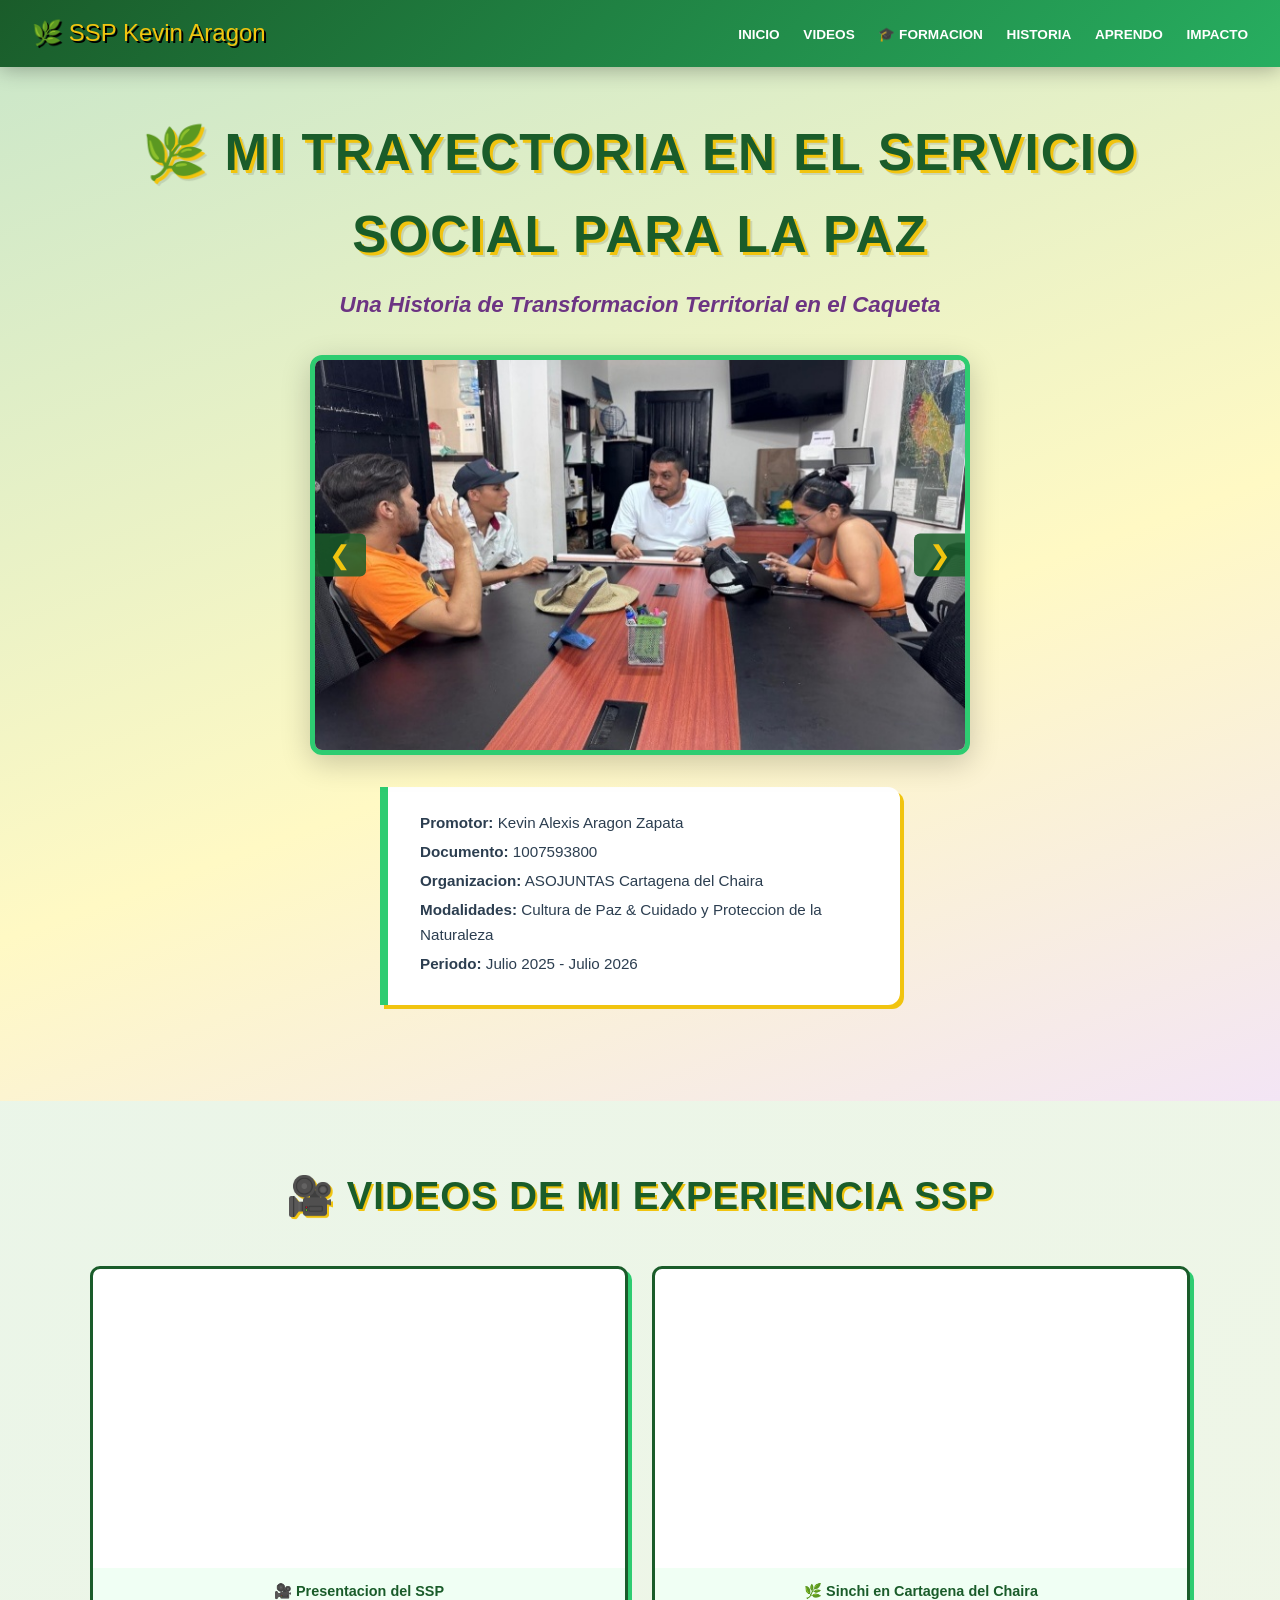
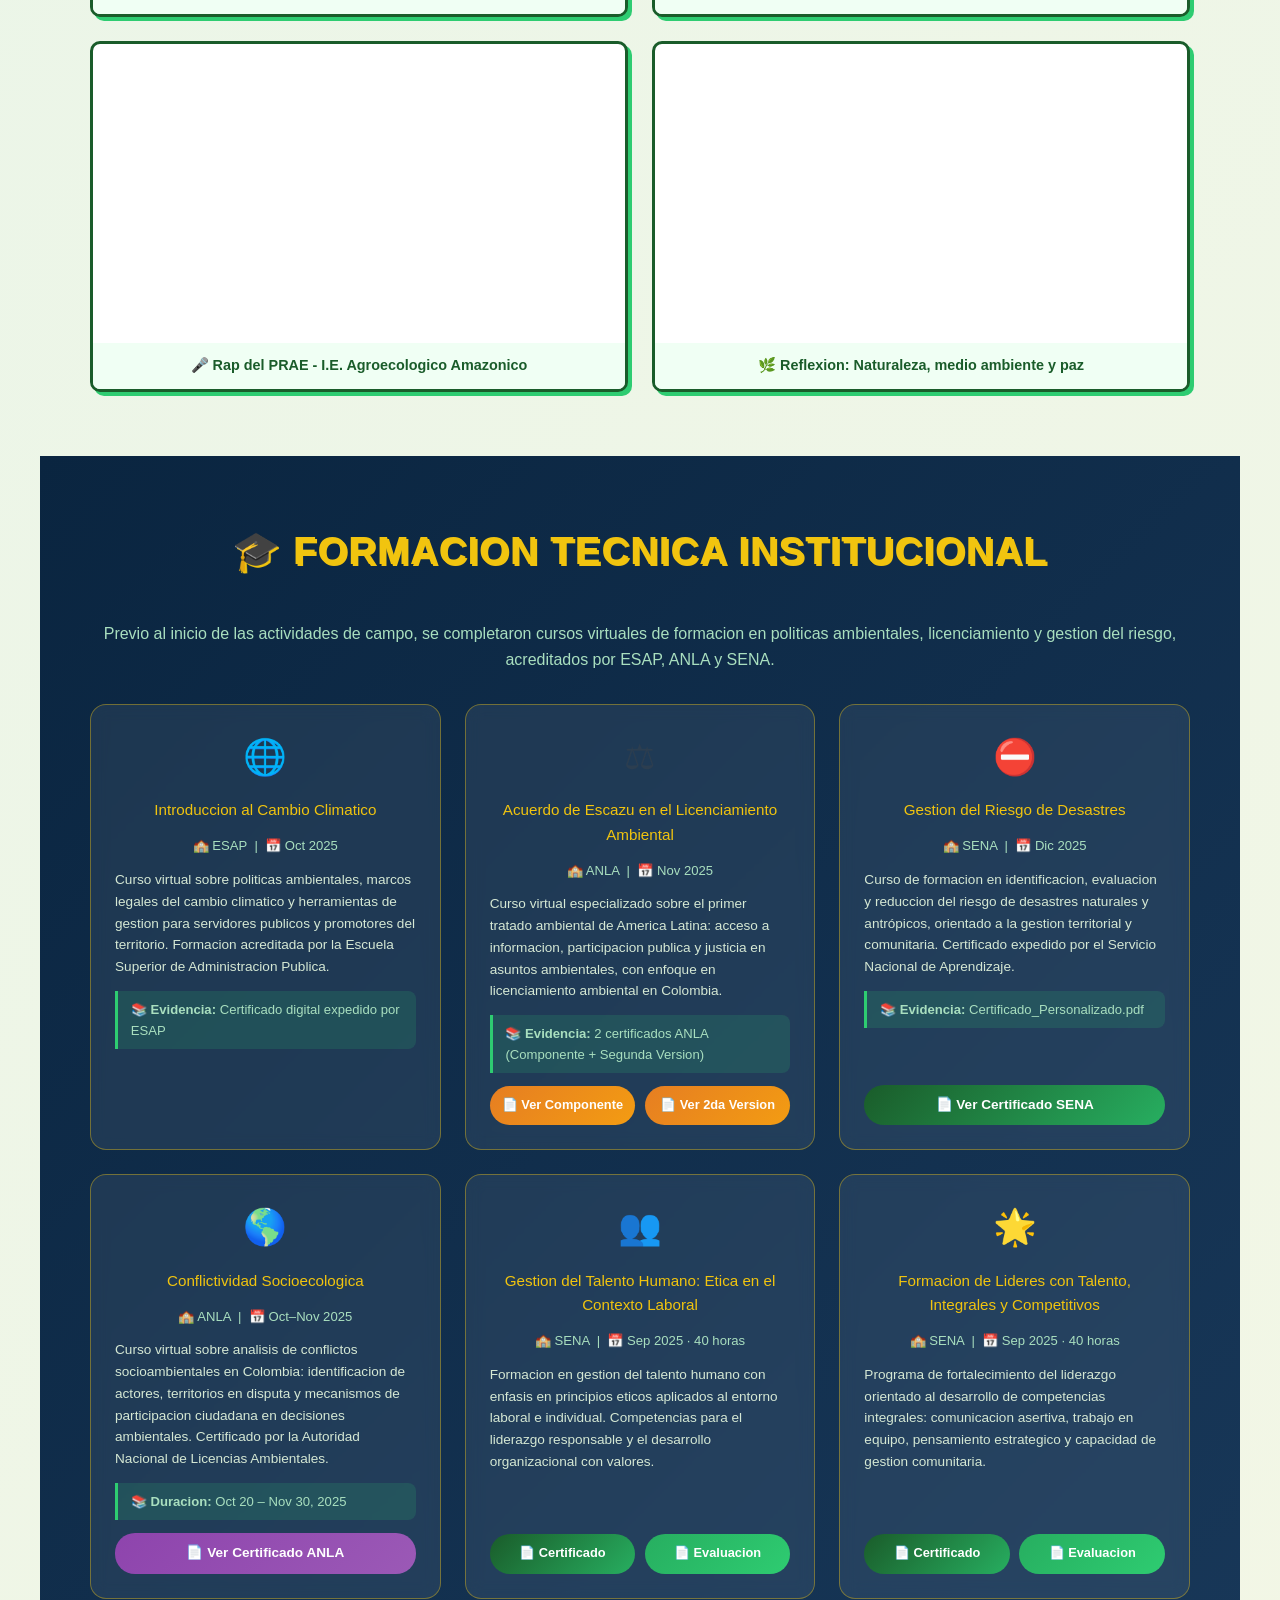
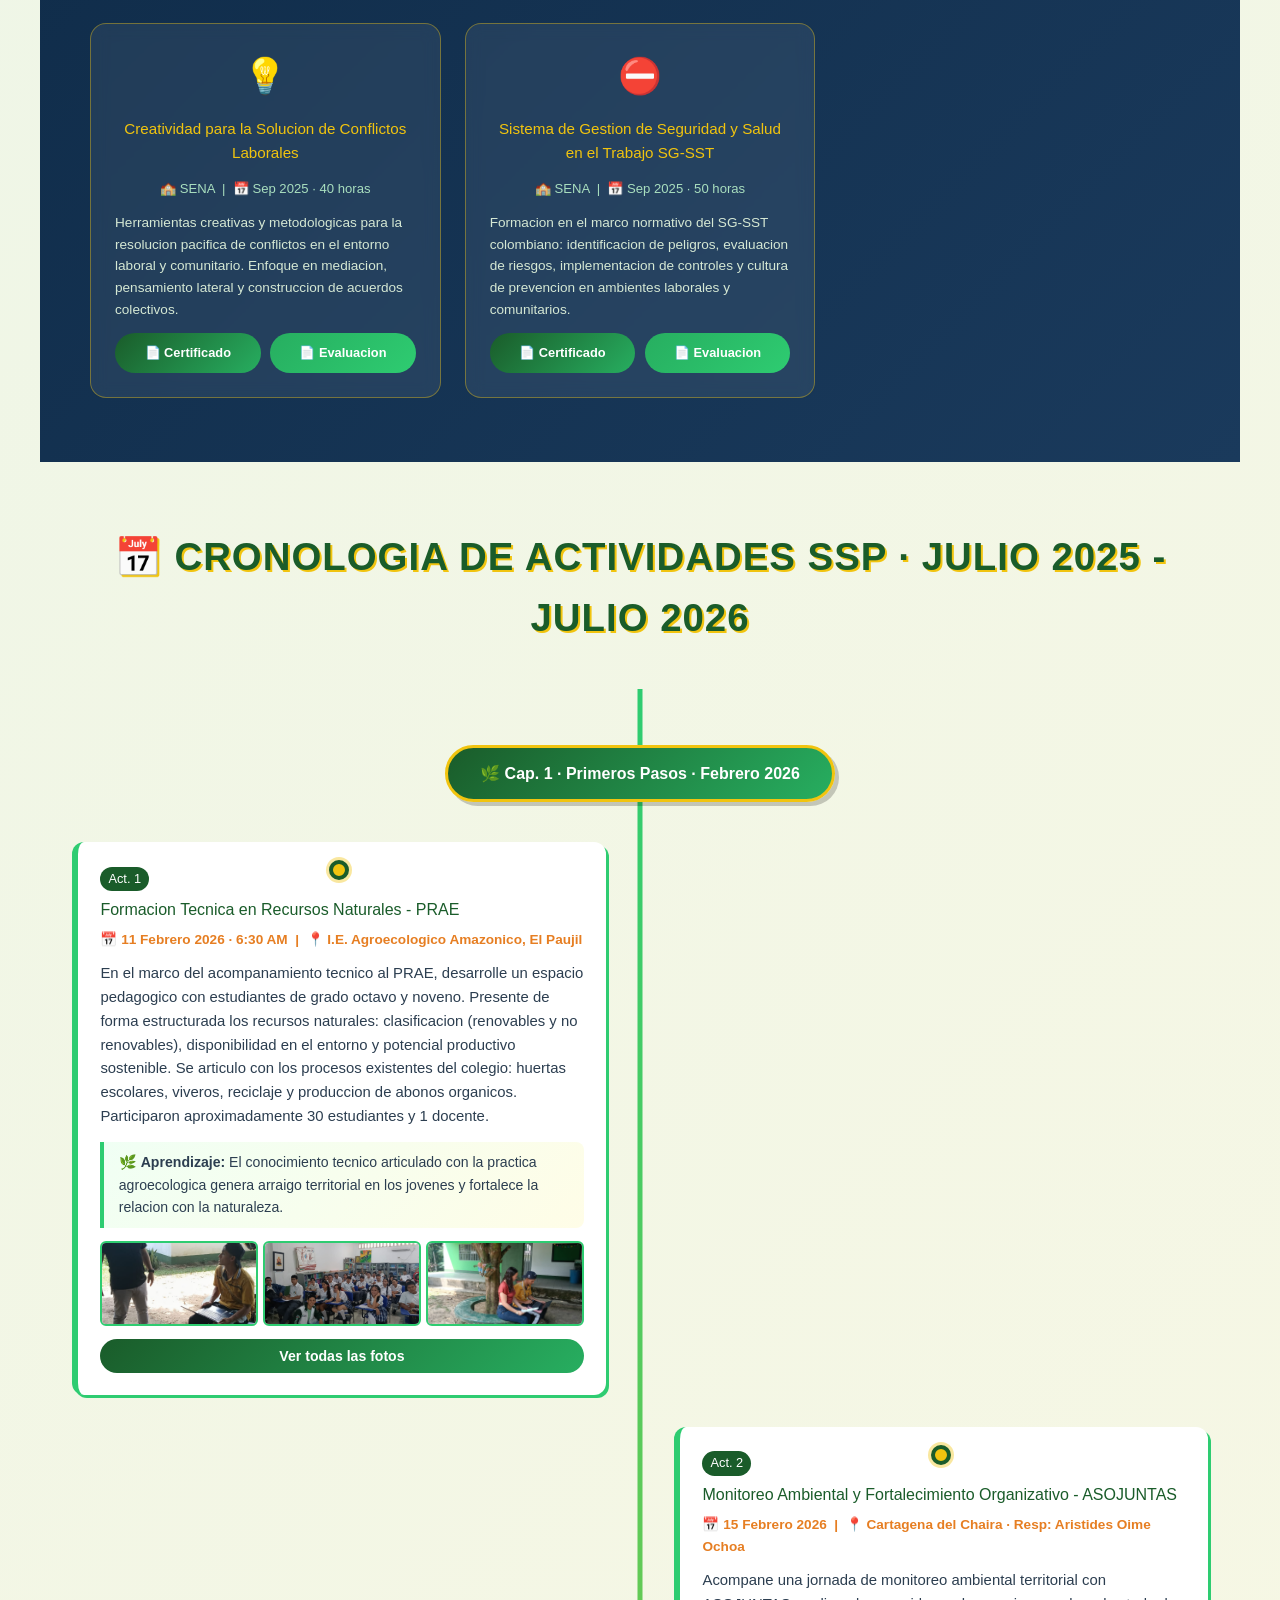
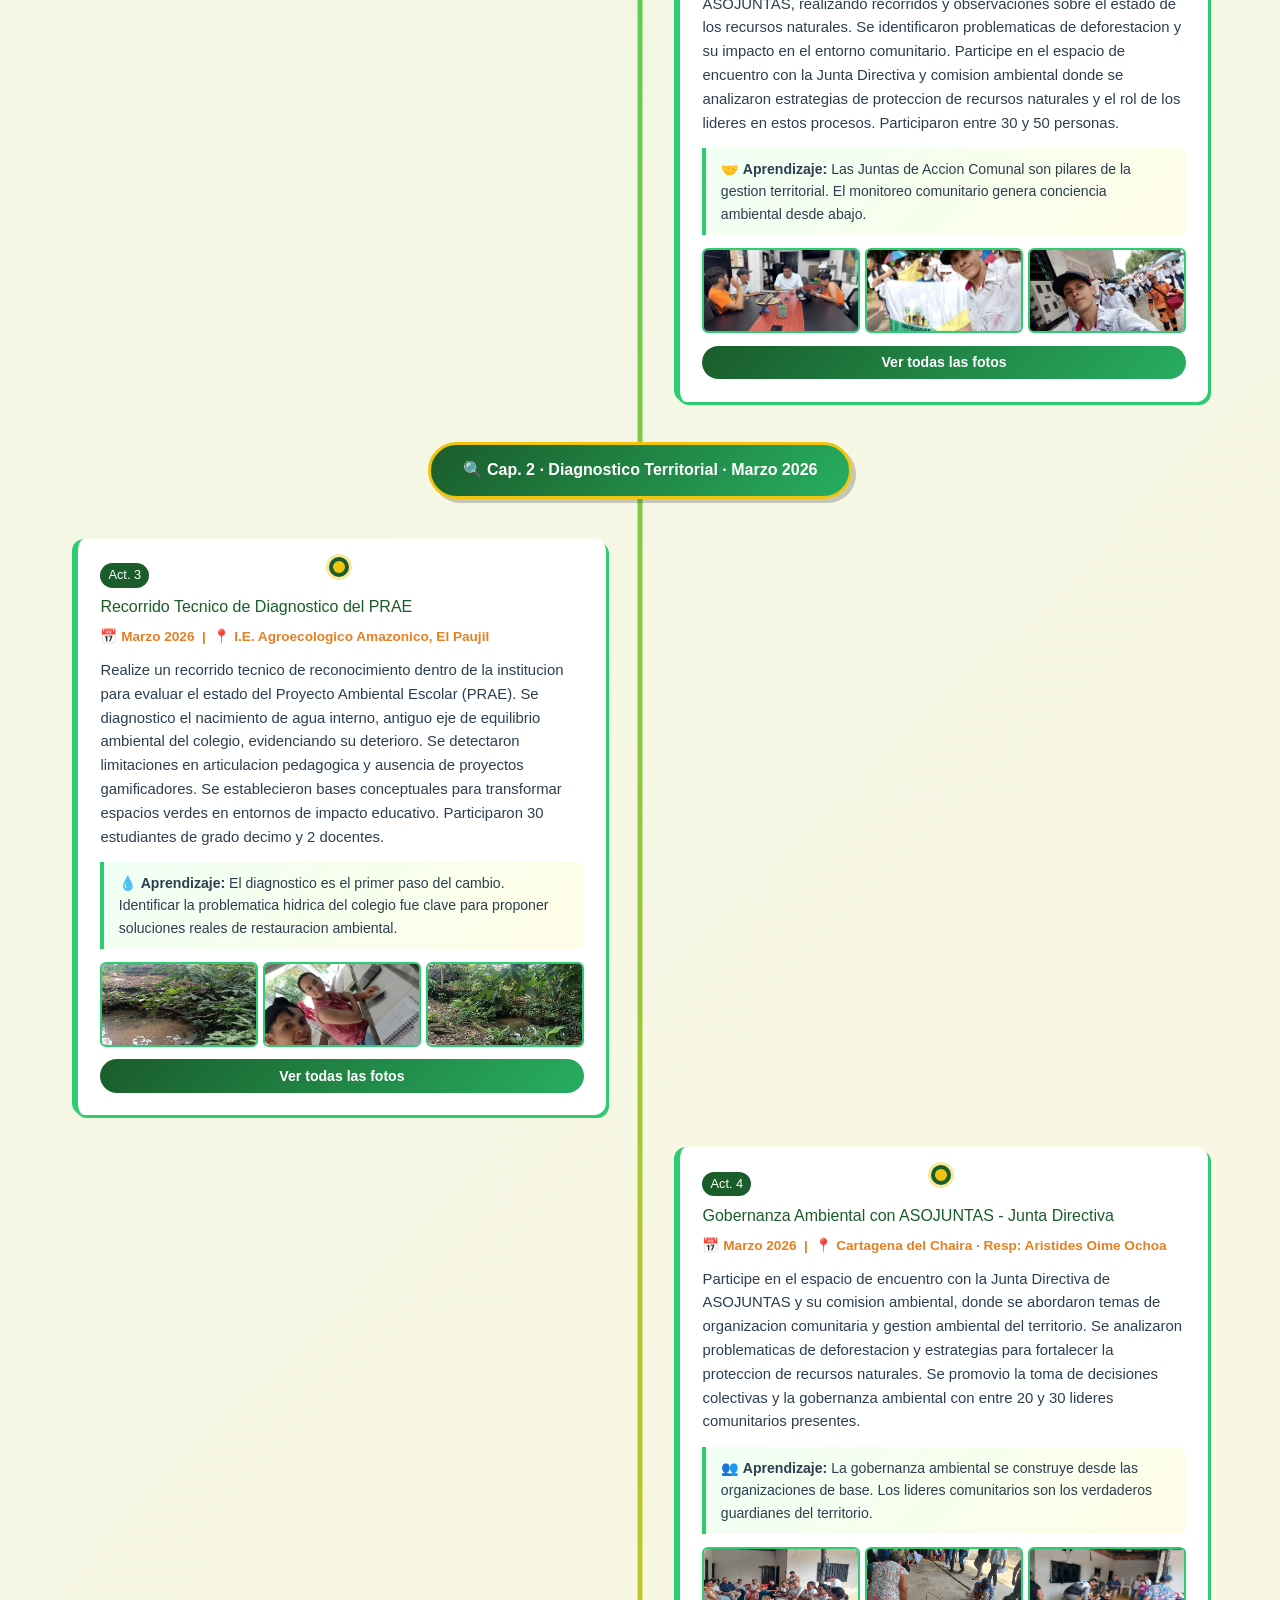
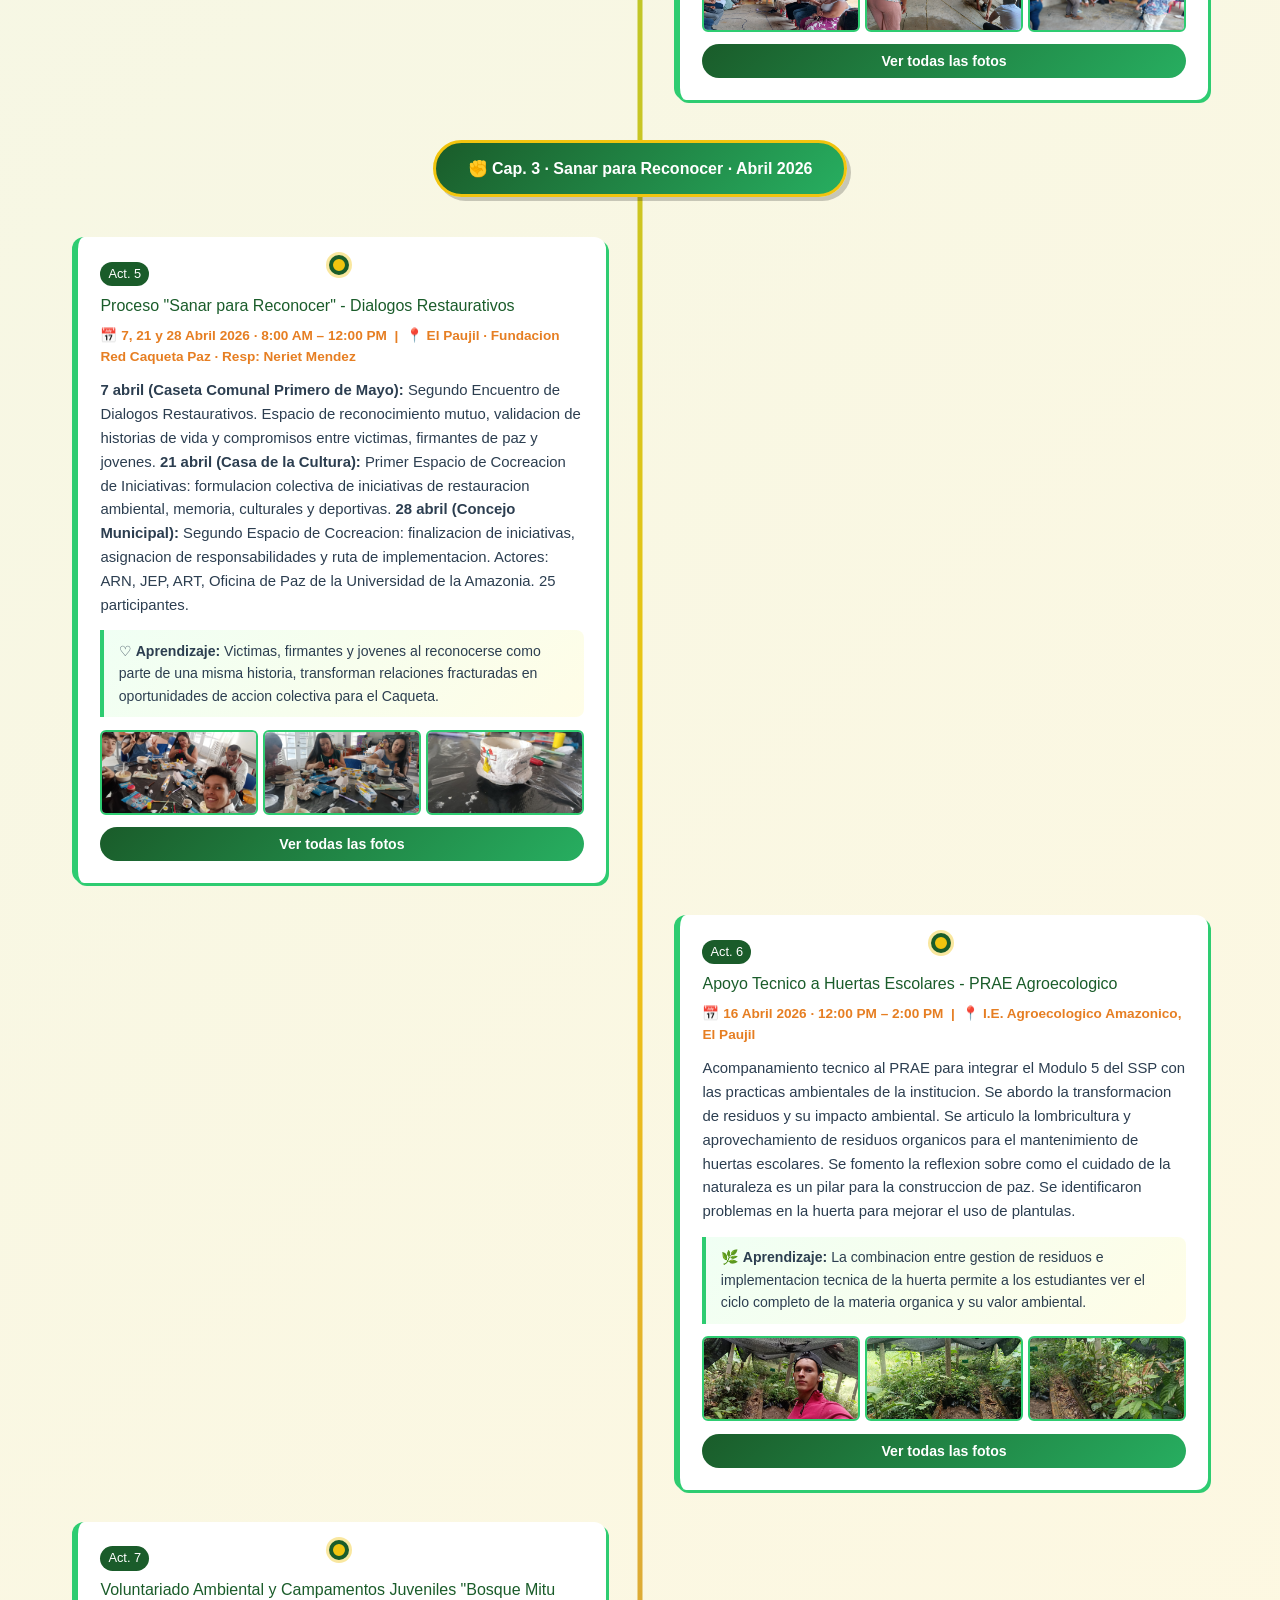
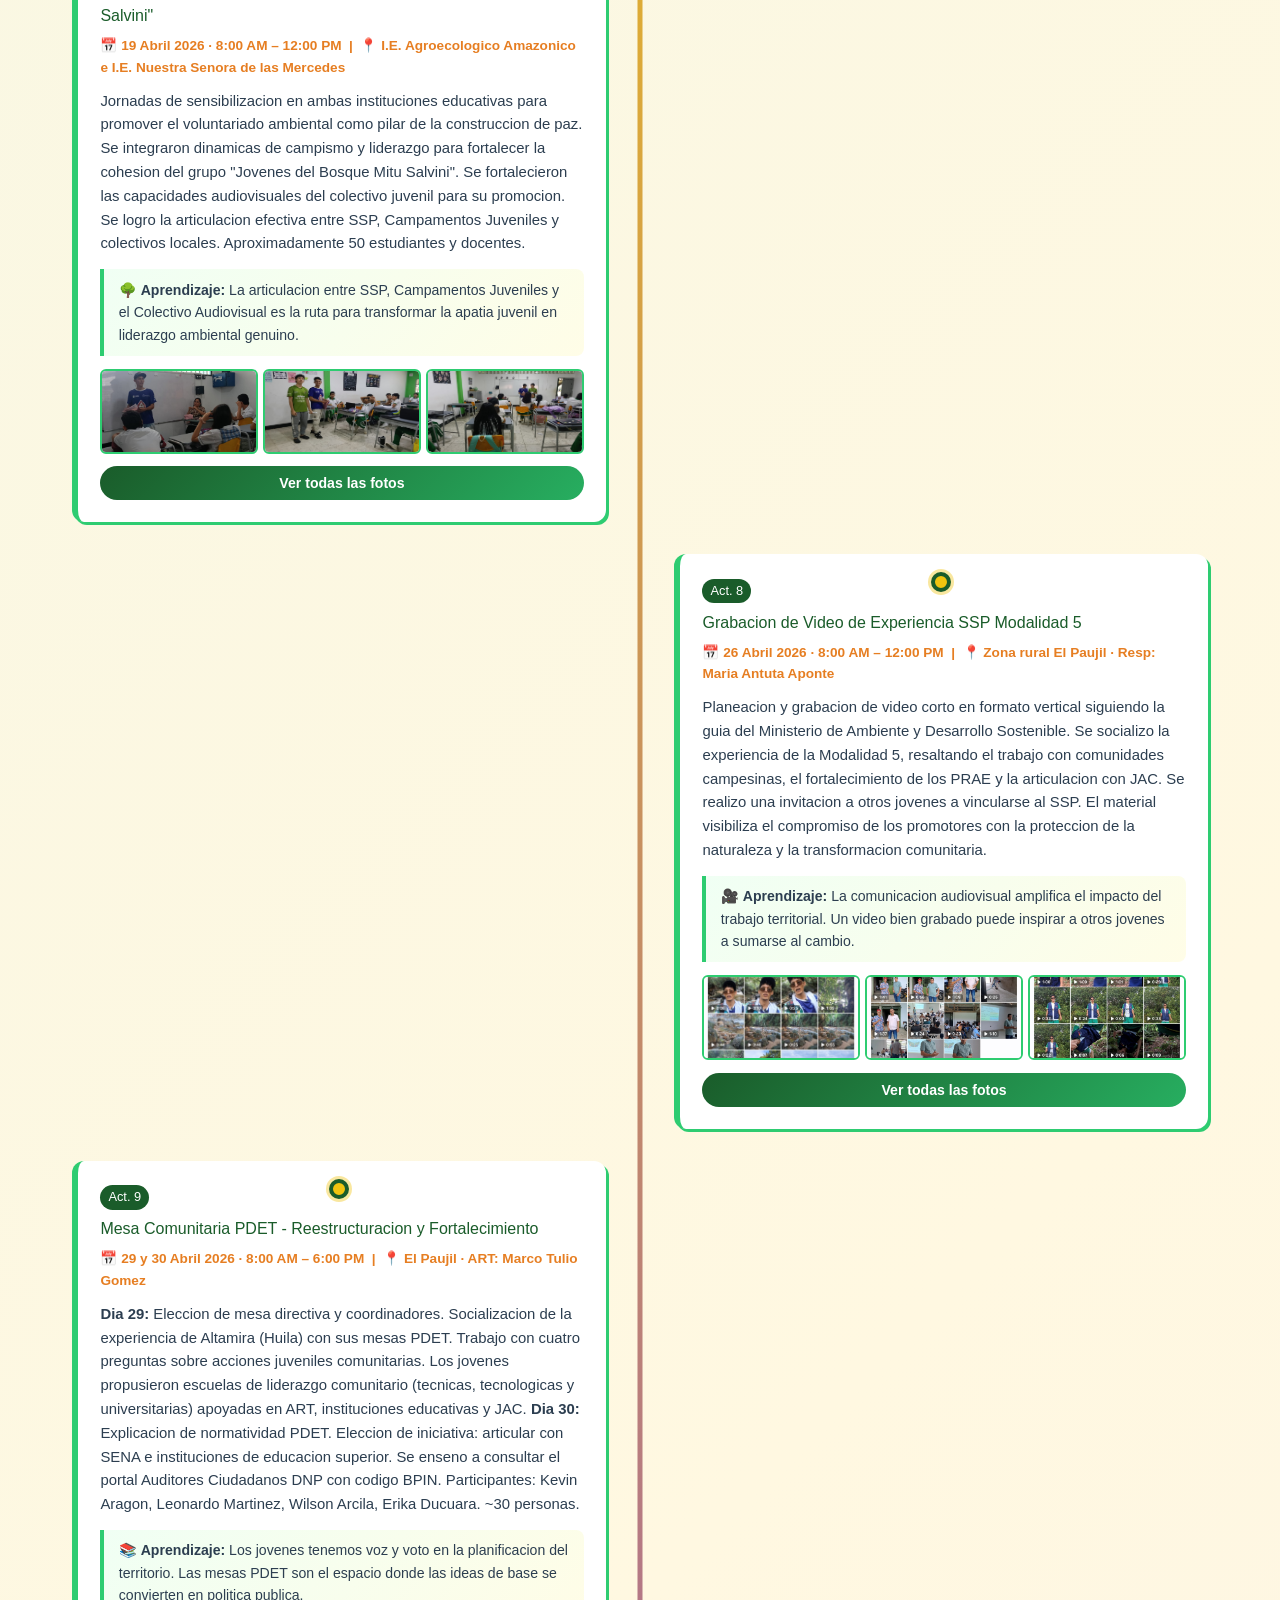
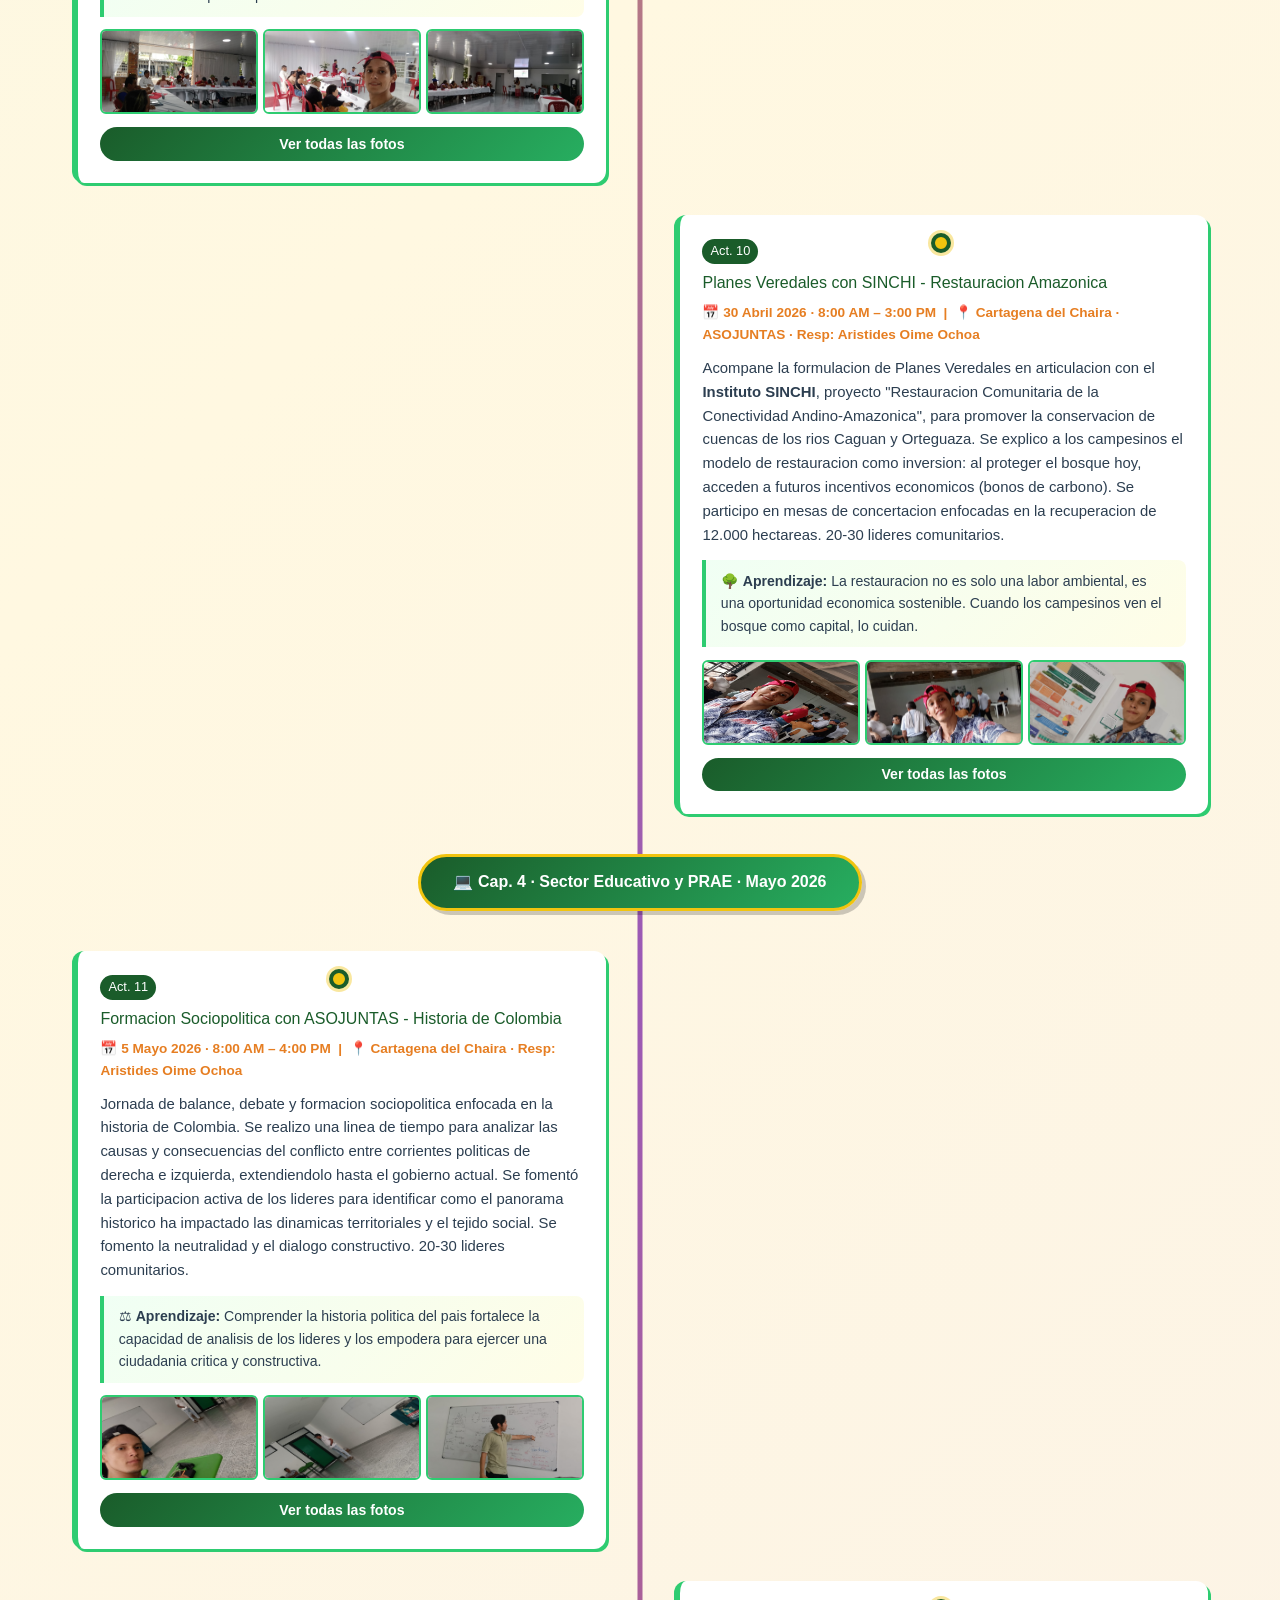
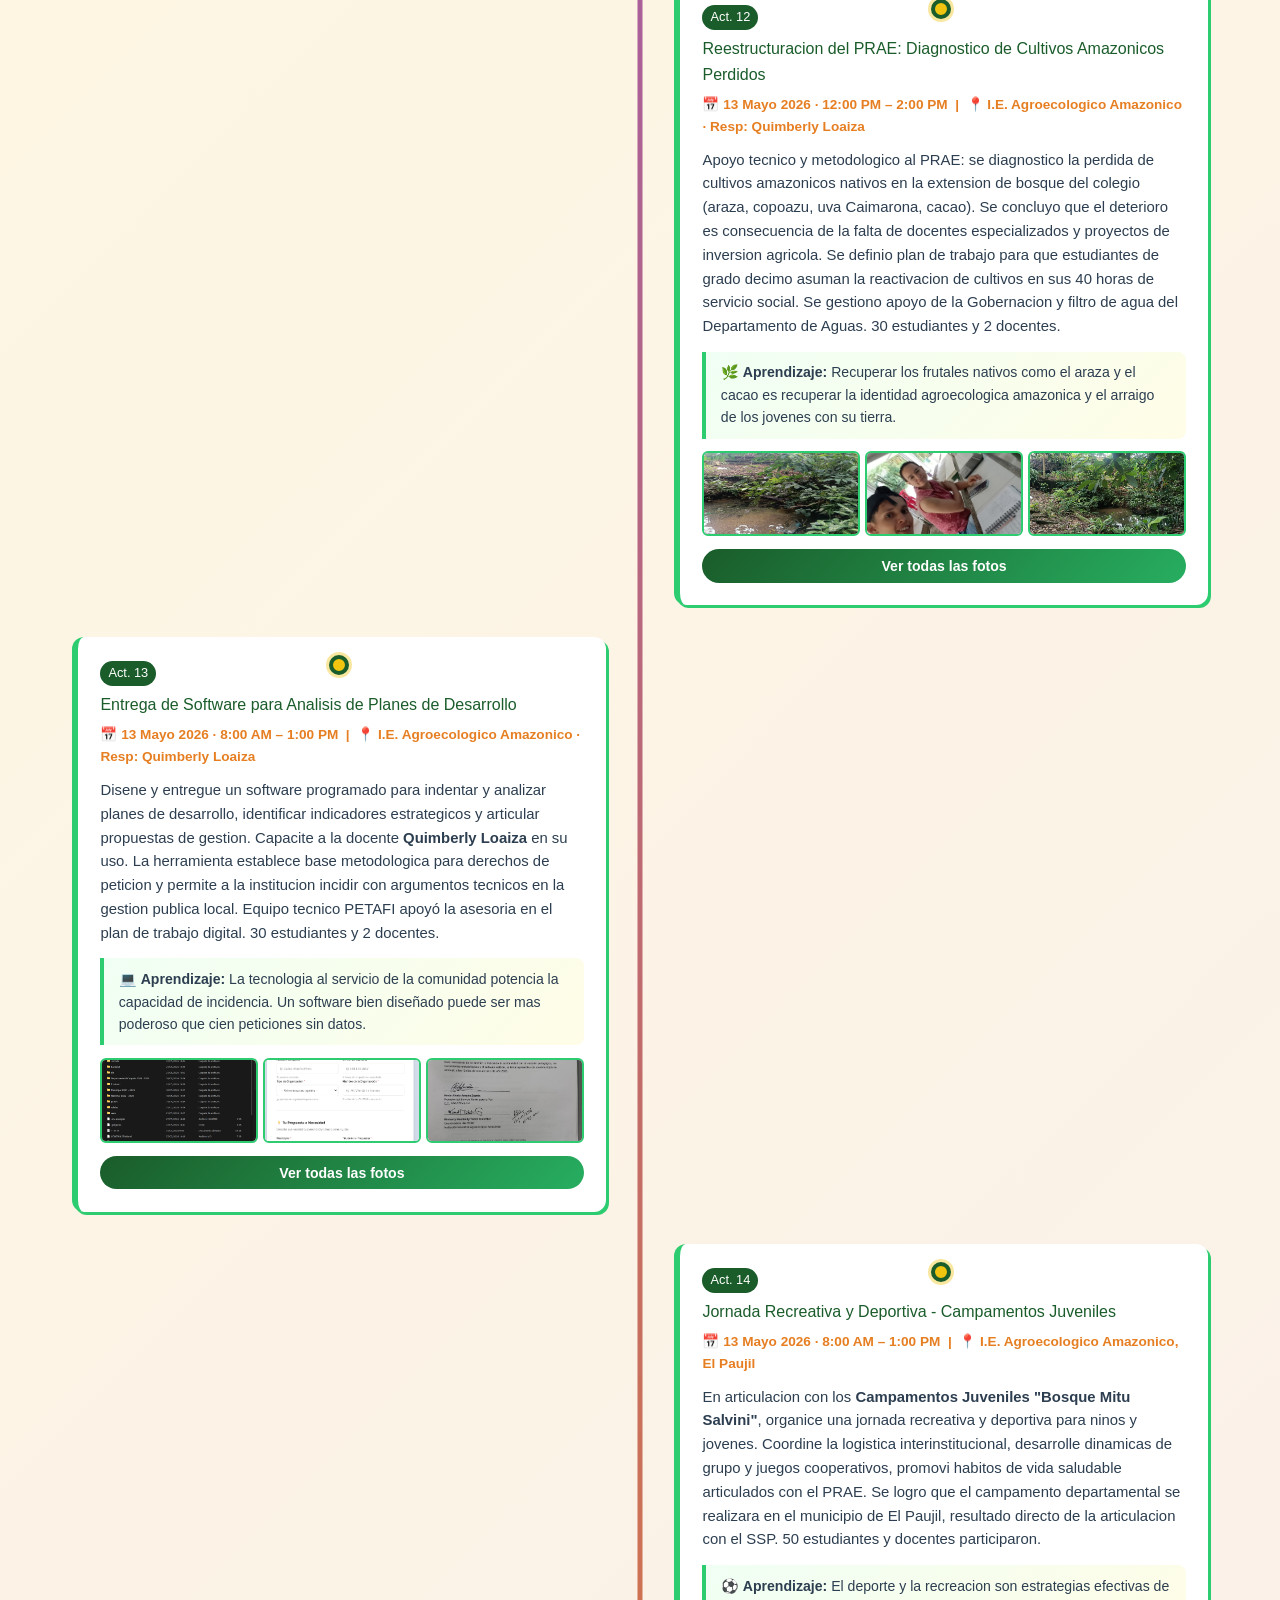
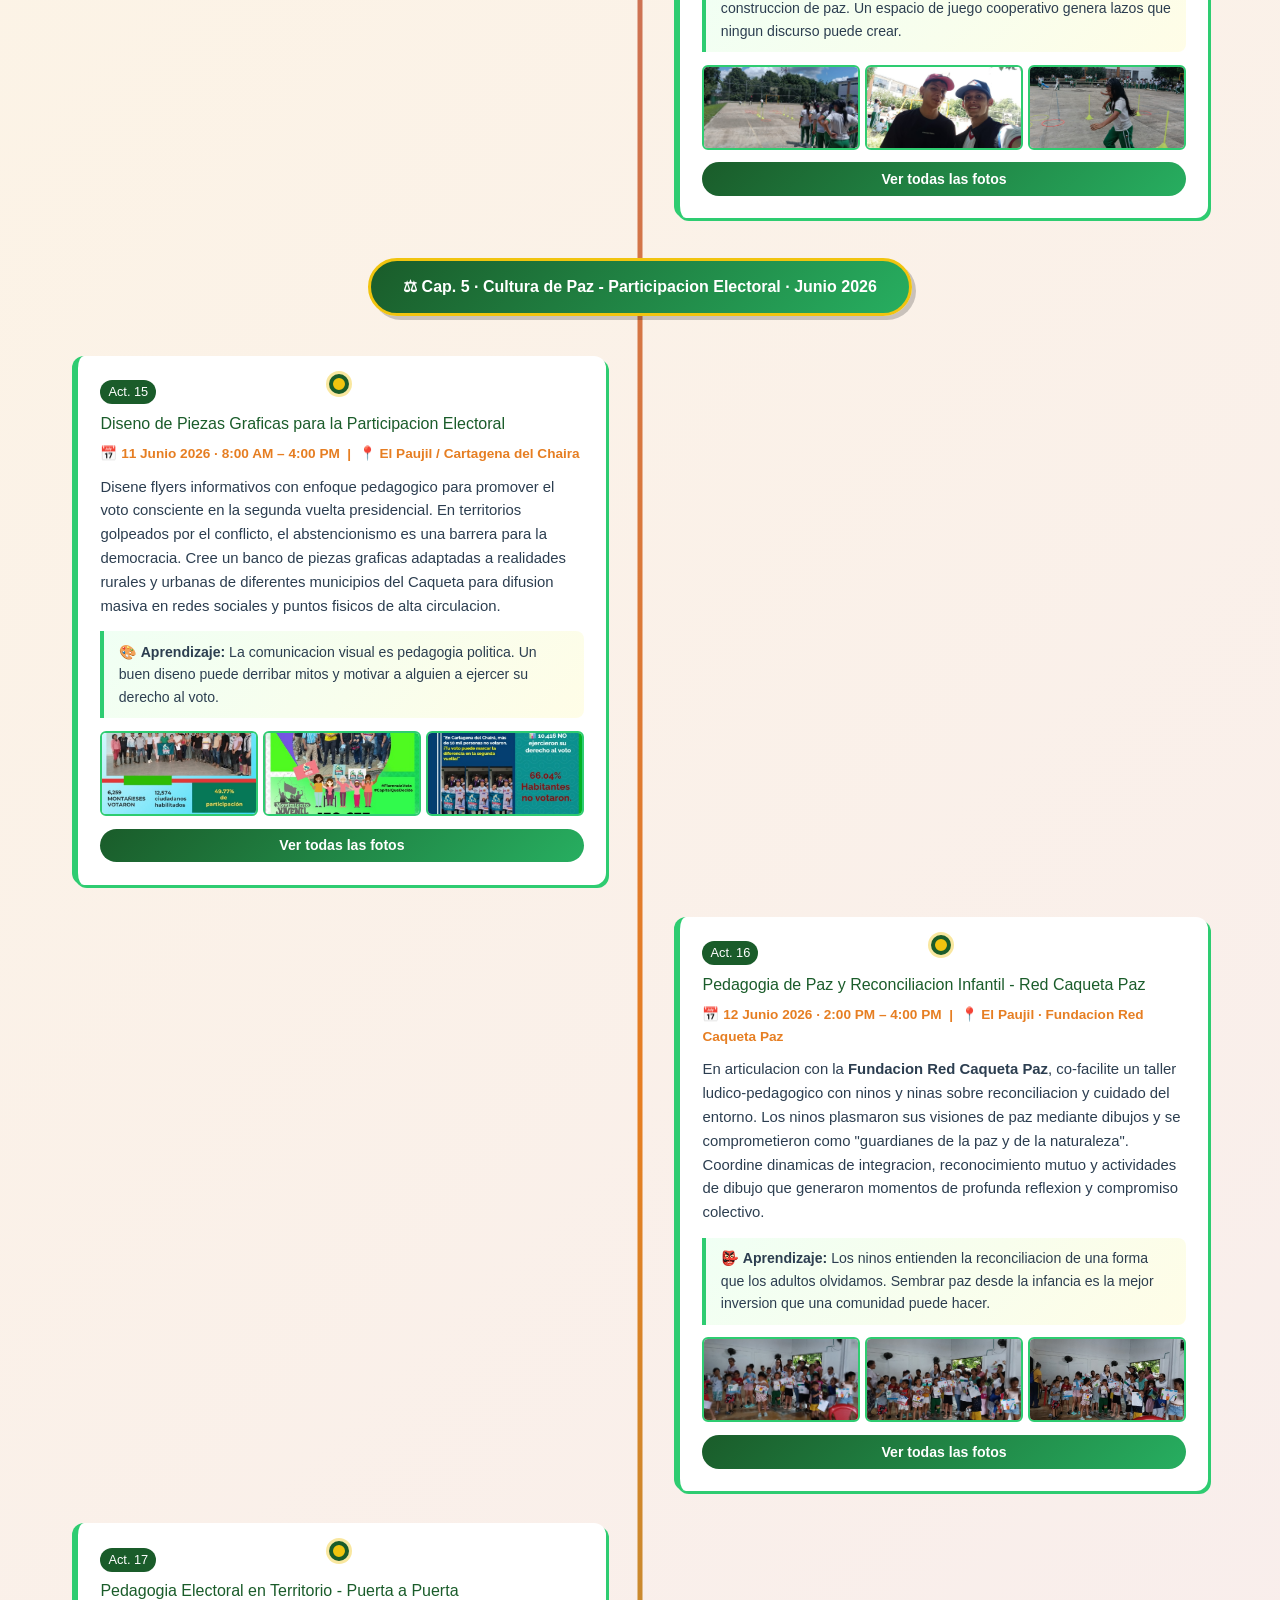
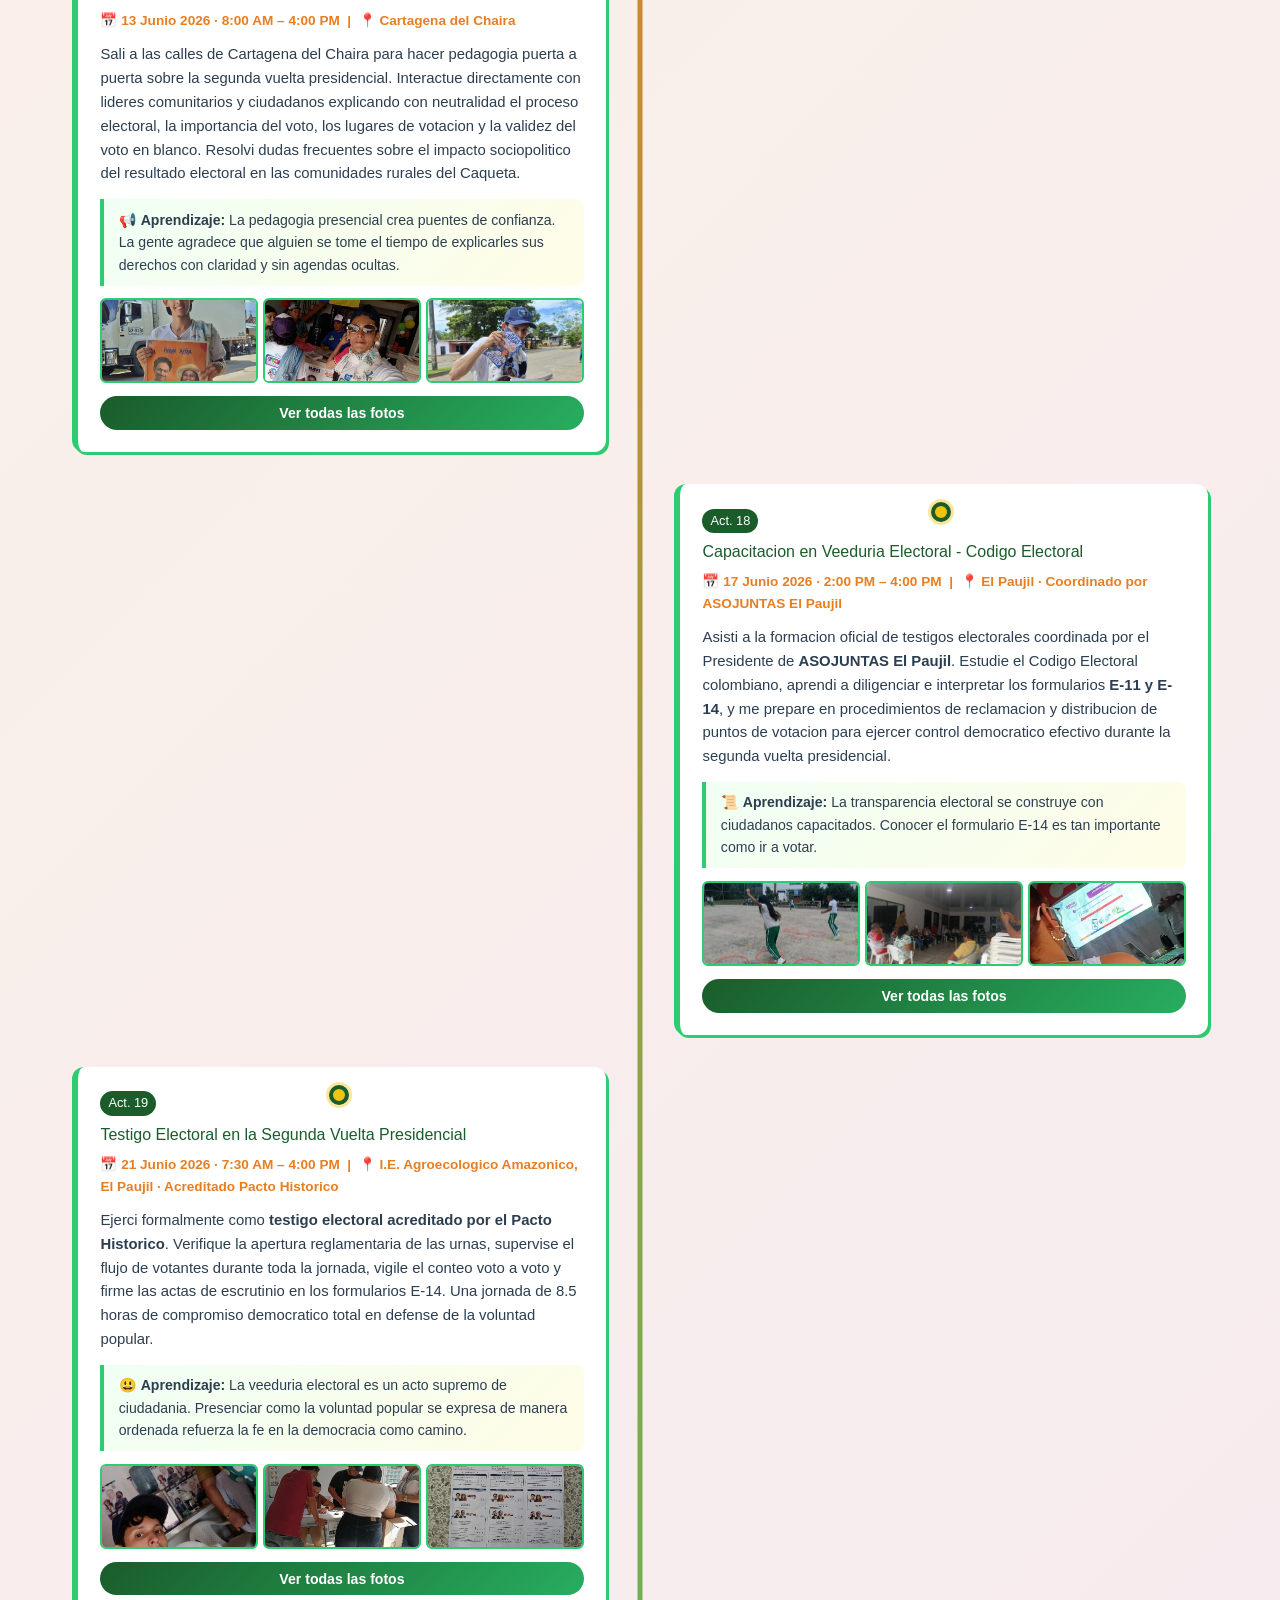
<file: ssp total/index.html>
<!DOCTYPE html>
<html lang="es">
<head>
    <meta charset="UTF-8">
    <meta name="viewport" content="width=device-width, initial-scale=1.0">
    <title>Mi Trayectoria SSP - Kevin Aragon</title>
    <style>
        * { margin: 0; padding: 0; box-sizing: border-box; }
        body {
            font-family: Arial, sans-serif;
            background: linear-gradient(135deg, #e8f5e9 0%, #fff8e1 50%, #f3e5f5 100%);
            color: #2c3e50; line-height: 1.6;
        }
        .nav {
            position: fixed; top: 0; width: 100%;
            background: linear-gradient(135deg, #1a5c2a, #27ae60);
            padding: 0.9rem 2rem;
            box-shadow: 0 2px 20px rgba(0,0,0,0.3);
            z-index: 1000; display: flex; justify-content: space-between; align-items: center;
        }
        .nav-brand {
            font-family: Impact, Arial Black, sans-serif;
            font-size: 1.5rem; color: #f1c40f;
            text-shadow: 2px 2px 0 #000;
        }
        .nav-links a {
            color: white; text-decoration: none;
            margin-left: 1.2rem; font-weight: bold;
            font-size: 0.85rem; text-transform: uppercase;
        }
        .nav-links a:hover { color: #f1c40f; }

        .hero {
            padding: 7rem 2rem 4rem;
            text-align: center;
            background: linear-gradient(160deg, #c8e6c9 0%, #fff9c4 60%, #f3e5f5 100%);
        }
        .hero h1 {
            font-family: Impact, Arial Black, sans-serif;
            font-size: clamp(1.6rem, 4vw, 3.2rem);
            color: #1a5c2a;
            text-shadow: 3px 3px 0 #f1c40f, 5px 5px 0 rgba(0,0,0,0.1);
            margin-bottom: 0.7rem; text-transform: uppercase; letter-spacing: 2px;
        }
        .hero h2 {
            font-size: clamp(0.95rem, 2vw, 1.4rem);
            color: #6c3483; margin-bottom: 2rem; font-style: italic;
        }
        .hero-info {
            background: white; padding: 1.5rem 2rem;
            border-left: 8px solid #2ecc71;
            border-radius: 0 12px 12px 0;
            box-shadow: 4px 4px 0 #f1c40f;
            max-width: 520px; margin: 2rem auto; text-align: left;
        }
        .hero-info p { margin-bottom: 0.3rem; font-size: 0.95rem; }

        .carousel-wrap {
            max-width: 660px; margin: 1.5rem auto;
            border-radius: 12px; overflow: hidden;
            box-shadow: 0 8px 30px rgba(0,0,0,0.2);
            border: 5px solid #2ecc71; position: relative;
        }
        .carousel-container { position: relative; padding-bottom: 60%; }
        .carousel-track {
            position: absolute; top: 0; left: 0; width: 100%; height: 100%;
            display: flex; transition: transform 0.5s ease;
        }
        .carousel-slide { min-width: 100%; height: 100%; }
        .carousel-slide img { width: 100%; height: 100%; object-fit: cover; }
        .carousel-btn {
            position: absolute; top: 50%; transform: translateY(-50%);
            background: rgba(26,92,42,0.85); border: none; color: #f1c40f;
            font-size: 1.6rem; padding: 0.4rem 0.9rem; cursor: pointer; z-index: 10;
        }
        .c-prev { left: 0; border-radius: 0 6px 6px 0; }
        .c-next { right: 0; border-radius: 6px 0 0 6px; }

        .section { padding: 4rem 2rem; max-width: 1200px; margin: 0 auto; }
        .section-title {
            font-family: Impact, Arial Black, sans-serif;
            font-size: clamp(1.6rem, 3vw, 2.5rem);
            text-align: center; color: #1a5c2a;
            text-shadow: 2px 2px 0 #f1c40f;
            margin-bottom: 2.5rem; text-transform: uppercase; letter-spacing: 1px;
        }

        .video-grid {
            display: grid; grid-template-columns: repeat(2, 1fr);
            gap: 1.5rem; max-width: 1100px; margin: 0 auto;
        }
        .video-card {
            border-radius: 10px; overflow: hidden;
            box-shadow: 4px 4px 0 #2ecc71; border: 3px solid #1a5c2a; background: white;
        }
        .video-ratio { position: relative; padding-bottom: 56.25%; }
        .video-ratio iframe {
            position: absolute; top: 0; left: 0;
            width: 100%; height: 100%; border: none;
        }
        .video-label {
            text-align: center; padding: 0.7rem;
            font-weight: bold; font-size: 0.9rem;
            background: #f0fff4; color: #1a5c2a;
        }

        .timeline { position: relative; padding: 1rem 0; }
        .timeline::before {
            content: ''; position: absolute;
            left: 50%; top: 0; bottom: 0; width: 5px;
            background: linear-gradient(180deg, #2ecc71, #f1c40f, #9b59b6, #e67e22, #2ecc71);
            transform: translateX(-50%);
        }
        .chapter-badge {
            text-align: center; margin: 2.5rem 0; position: relative; z-index: 5;
        }
        .chapter-badge-inner {
            display: inline-block;
            background: linear-gradient(135deg, #1a5c2a, #27ae60);
            color: white; padding: 0.8rem 2rem; border-radius: 50px;
            font-size: 1rem; font-weight: bold;
            box-shadow: 4px 4px 0 rgba(0,0,0,0.2);
            font-family: Arial Black, sans-serif; border: 3px solid #f1c40f;
        }

        .act { margin: 2rem 0; position: relative; }
        .act.izq { margin-right: 53%; }
        .act.der { margin-left: 53%; }
        .dot {
            position: absolute; top: 18px; left: 50%;
            width: 20px; height: 20px;
            background: #f1c40f; border: 4px solid #1a5c2a;
            border-radius: 50%; transform: translateX(-50%); z-index: 10;
            box-shadow: 0 0 0 3px rgba(241,196,15,0.4);
        }
        .act-box {
            background: white; padding: 1.4rem; border-radius: 12px;
            box-shadow: 3px 3px 0 #2ecc71; border-left: 6px solid #2ecc71;
            transition: transform 0.2s;
        }
        .act-box:hover { transform: translateY(-3px); box-shadow: 5px 5px 0 #27ae60; }
        .act-num {
            font-family: Impact, sans-serif; font-size: 0.8rem;
            color: white; background: #1a5c2a;
            padding: 2px 8px; border-radius: 20px;
            display: inline-block; margin-bottom: 0.4rem;
        }
        .act-title {
            font-family: Arial Black, sans-serif;
            font-size: 1rem; color: #1a5c2a; margin-bottom: 0.4rem;
        }
        .act-meta { color: #e67e22; font-weight: bold; font-size: 0.85rem; margin-bottom: 0.7rem; }
        .act-desc { font-size: 0.93rem; margin-bottom: 0.8rem; }
        .act-learn {
            background: linear-gradient(135deg, #f0fff4, #fffde7);
            border-left: 4px solid #2ecc71;
            padding: 0.6rem 0.9rem; border-radius: 0 8px 8px 0;
            font-size: 0.88rem; margin: 0.7rem 0;
        }

        .photos-preview {
            display: grid; grid-template-columns: repeat(3, 1fr);
            gap: 5px; margin: 0.8rem 0;
        }
        .photos-preview img {
            width: 100%; height: 85px; object-fit: cover;
            border-radius: 6px; border: 2px solid #2ecc71;
        }
        .btn-gallery {
            display: block; width: 100%; padding: 0.55rem;
            background: linear-gradient(135deg, #1a5c2a, #27ae60);
            color: white; border: none; border-radius: 20px;
            cursor: pointer; font-weight: bold; font-size: 0.88rem;
            margin-top: 0.7rem;
        }
        .gallery-full {
            display: none;
            grid-template-columns: repeat(auto-fill, minmax(120px, 1fr));
            gap: 5px; margin-top: 0.7rem;
            padding-top: 0.7rem; border-top: 2px dashed #2ecc71;
        }
        .gallery-full.show { display: grid; }
        .gallery-full img {
            width: 100%; height: 110px; object-fit: cover;
            border-radius: 6px; border: 2px solid #27ae60; cursor: pointer;
        }
        .gallery-full img:hover { border-color: #f1c40f; }

        .impact-bg {
            background: linear-gradient(135deg, #1a5c2a, #27ae60);
            color: white; padding: 4rem 2rem; text-align: center; margin: 3rem 0;
        }
        .impact-title {
            font-family: Impact, sans-serif; font-size: 2rem;
            text-shadow: 3px 3px 0 rgba(0,0,0,0.3); margin-bottom: 2rem;
        }
        .stats {
            display: grid; grid-template-columns: repeat(auto-fit, minmax(140px, 1fr));
            gap: 1.5rem; max-width: 900px; margin: 0 auto;
        }
        .stat-box {
            background: rgba(255,255,255,0.15); padding: 1.5rem; border-radius: 12px;
            border: 2px solid rgba(241,196,15,0.5);
        }
        .stat-num {
            font-family: Impact, sans-serif; font-size: 2.8rem; color: #f1c40f;
            text-shadow: 2px 2px 0 rgba(0,0,0,0.3);
        }

        .cards-grid {
            display: grid; grid-template-columns: repeat(auto-fit, minmax(230px, 1fr));
            gap: 1.5rem; margin-top: 1rem;
        }
        .card {
            background: white; padding: 1.4rem; border-radius: 12px;
            box-shadow: 3px 3px 0 #2ecc71; border-top: 5px solid #2ecc71;
        }
        .card-icon { font-size: 1.8rem; margin-bottom: 0.6rem; }
        .card-title {
            font-family: Arial Black, sans-serif;
            color: #1a5c2a; font-size: 0.95rem; margin-bottom: 0.4rem;
        }
        .card p { font-size: 0.9rem; }

        .quote-section {
            background: linear-gradient(135deg, #1a2c1a, #2c3e50);
            color: white; padding: 4rem 2rem; text-align: center;
        }
        .quote-text {
            font-size: clamp(1rem, 2vw, 1.6rem); font-style: italic;
            max-width: 850px; margin: 0 auto 1.2rem; line-height: 1.9; color: #a9dfbf;
        }
        .quote-autor { color: #f1c40f; font-weight: bold; }

        .footer {
            background: linear-gradient(135deg, #1a5c2a, #27ae60);
            color: white; text-align: center; padding: 3rem 2rem;
        }
        .footer-logos {
            display: flex; justify-content: center;
            gap: 2rem; margin-bottom: 1.5rem; flex-wrap: wrap;
        }
        .footer-logos img { height: 50px; filter: brightness(0) invert(1); }

        .viewer {
            display: none; position: fixed; top: 0; left: 0;
            width: 100%; height: 100%;
            background: rgba(0,0,0,0.92); z-index: 9999;
            justify-content: center; align-items: center;
        }
        .viewer.open { display: flex; }
        .viewer img { max-width: 90vw; max-height: 90vh; border-radius: 8px; }
        .viewer-close {
            position: absolute; top: 15px; right: 25px;
            color: white; font-size: 2.2rem; cursor: pointer;
            background: none; border: none;
        }

        @media(max-width: 768px) {
            .timeline::before { left: 18px; }
            .act.izq, .act.der { margin-left: 35px; margin-right: 0; }
            .dot { left: 18px; }
            .video-grid { grid-template-columns: 1fr; }
        }
    </style>
</head>
<body>

<nav class="nav">
    <div class="nav-brand">&#127807; SSP Kevin Aragon</div>
    <div class="nav-links">
        <a href="#inicio">Inicio</a>
        <a href="#videos">Videos</a>
        <a href="#formacion">&#127891; Formacion</a>
        <a href="#historia">Historia</a>
        <a href="#aprendo">Aprendo</a>
        <a href="#impacto">Impacto</a>
    </div>
</nav>

<section class="hero" id="inicio">
    <h1>&#127807; Mi Trayectoria en el Servicio Social para la Paz</h1>
    <h2>Una Historia de Transformacion Territorial en el Caqueta</h2>

    <div class="carousel-wrap">
        <div class="carousel-container">
            <div class="carousel-track" id="carouselTrack">
                <div class="carousel-slide"><img src="../images/bitacoras/feb/FEBRERO_02.jpeg" alt="Febrero - PRAE Agroecologico"></div>
                <div class="carousel-slide"><img src="../images/bitacoras/mar/MARZO_02.jpeg" alt="Marzo - Recorrido PRAE"></div>
                <div class="carousel-slide"><img src="../images/bitacoras/abr/ABRIL_02.jpeg" alt="Abril - Huerta Escolar"></div>
                <div class="carousel-slide"><img src="../images/bitacoras/abr/ABRIL_VIDEO_01.png" alt="Abril - Grabacion Video SSP"></div>
                <div class="carousel-slide"><img src="../images/bitacoras/may/MAYO_02.jpeg" alt="Mayo - ASOJUNTAS Formacion"></div>
                <div class="carousel-slide"><img src="../images/bitacoras/may/MAYO_08.jpeg" alt="Mayo - PRAE Software"></div>
                <div class="carousel-slide"><img src="../images/bitacoras/jun/JUNIO_05.jpg" alt="Junio - Flyers Electorales"></div>
                <div class="carousel-slide"><img src="../images/bitacoras/jun/JUNIO_10.jpg" alt="Junio - Pedagogia Electoral"></div>
                <div class="carousel-slide"><img src="../images/bitacoras/jun/JUNIO_19.jpg" alt="Junio - Testigo Electoral"></div>
                <div class="carousel-slide"><img src="../images/bitacoras/jun/JUNIO_28.jpg" alt="Junio - Ninos Paz"></div>
                <div class="carousel-slide"><img src="../images/bitacoras/jun/JUNIO_33.jpg" alt="Junio - Infraestructura Comunitaria"></div>
            </div>
        </div>
        <button class="carousel-btn c-prev" onclick="cPrev()">&#10094;</button>
        <button class="carousel-btn c-next" onclick="cNext()">&#10095;</button>
    </div>

    <div class="hero-info">
        <p><strong>Promotor:</strong> Kevin Alexis Aragon Zapata</p>
        <p><strong>Documento:</strong> 1007593800</p>
        <p><strong>Organizacion:</strong> ASOJUNTAS Cartagena del Chaira</p>
        <p><strong>Modalidades:</strong> Cultura de Paz &amp; Cuidado y Proteccion de la Naturaleza</p>
        <p><strong>Periodo:</strong> Julio 2025 - Julio 2026</p>
    </div>
</section>

<section class="section" id="videos">
    <h2 class="section-title">&#127909; Videos de mi Experiencia SSP</h2>
    <div class="video-grid">
        <div class="video-card">
            <div class="video-ratio">
                <iframe src="https://drive.google.com/file/d/1VhuyI1LovbHjvCDl_kJ8ADFfEX9ZMKcG/preview" allow="autoplay"></iframe>
            </div>
            <div class="video-label">&#127909; Presentacion del SSP</div>
        </div>
        <div class="video-card">
            <div class="video-ratio">
                <iframe src="https://drive.google.com/file/d/1Oj0PpDhLtIPqAgomShzpa3t2FJOEYIge/preview" allow="autoplay"></iframe>
            </div>
            <div class="video-label">&#127807; Sinchi en Cartagena del Chaira</div>
        </div>
        <div class="video-card">
            <div class="video-ratio">
                <iframe src="https://drive.google.com/file/d/1EjlQZBgZEoyZZajasPM9LGmQk3Azbg5O/preview" allow="autoplay"></iframe>
            </div>
            <div class="video-label">&#127908; Rap del PRAE - I.E. Agroecologico Amazonico</div>
        </div>
        <div class="video-card">
            <div class="video-ratio">
                <iframe src="https://drive.google.com/file/d/187ZHn7DN1FUfOC5KnyYnAZzNOr3js3d-/preview" allow="autoplay"></iframe>
            </div>
            <div class="video-label">&#127807; Reflexion: Naturaleza, medio ambiente y paz</div>
        </div>
    </div>
</section>

<!-- SECCIÓN: FORMACIÓN TÉCNICA INSTITUCIONAL -->
<section class="section" id="formacion" style="background: linear-gradient(135deg, #0a2540, #1a3a5c);">
    <div style="max-width:1100px; margin:0 auto;">
        <h2 class="section-title" style="color:#f1c40f;">&#127891; Formacion Tecnica Institucional</h2>
        <p style="color:#a9dfbf; text-align:center; margin-bottom:2rem; font-size:1rem;">
            Previo al inicio de las actividades de campo, se completaron cursos virtuales de formacion en politicas ambientales, 
            licenciamiento y gestion del riesgo, acreditados por ESAP, ANLA y SENA.
        </p>
        <div style="display:grid; grid-template-columns:repeat(auto-fit, minmax(270px, 1fr)); gap:1.5rem;">

            <!-- Certificado 1: ESAP Cambio Climatico -->
            <div style="background:rgba(255,255,255,0.07); border:1px solid rgba(241,196,15,0.4); border-radius:16px; padding:1.5rem; backdrop-filter:blur(8px); display:flex; flex-direction:column; gap:0.8rem;">
                <div style="font-size:2.2rem; text-align:center;">&#127760;</div>
                <div style="font-family:'Arial Black',sans-serif; color:#f1c40f; font-size:0.95rem; text-align:center;">
                    Introduccion al Cambio Climatico
                </div>
                <div style="color:#a9dfbf; font-size:0.82rem; text-align:center;">&#127979; ESAP &nbsp;|&nbsp; &#128197; Oct 2025</div>
                <p style="color:#d5e8d4; font-size:0.85rem; line-height:1.6;">
                    Curso virtual sobre politicas ambientales, marcos legales del cambio climatico y herramientas de gestion 
                    para servidores publicos y promotores del territorio. Formacion acreditada por la Escuela Superior de Administracion Publica.
                </p>
                <div style="background:rgba(46,204,113,0.15); border-left:3px solid #2ecc71; padding:0.5rem 0.8rem; border-radius:0 8px 8px 0; color:#a9dfbf; font-size:0.82rem;">
                    &#128218; <strong>Evidencia:</strong> Certificado digital expedido por ESAP
                </div>
            </div>

            <!-- Certificado 2: ANLA Acuerdo de Escazú -->
            <div style="background:rgba(255,255,255,0.07); border:1px solid rgba(241,196,15,0.4); border-radius:16px; padding:1.5rem; backdrop-filter:blur(8px); display:flex; flex-direction:column; gap:0.8rem;">
                <div style="font-size:2.2rem; text-align:center;">&#9878;</div>
                <div style="font-family:'Arial Black',sans-serif; color:#f1c40f; font-size:0.95rem; text-align:center;">
                    Acuerdo de Escazu en el Licenciamiento Ambiental
                </div>
                <div style="color:#a9dfbf; font-size:0.82rem; text-align:center;">&#127979; ANLA &nbsp;|&nbsp; &#128197; Nov 2025</div>
                <p style="color:#d5e8d4; font-size:0.85rem; line-height:1.6;">
                    Curso virtual especializado sobre el primer tratado ambiental de America Latina: acceso a informacion, 
                    participacion publica y justicia en asuntos ambientales, con enfoque en licenciamiento ambiental en Colombia.
                </p>
                <div style="background:rgba(46,204,113,0.15); border-left:3px solid #2ecc71; padding:0.5rem 0.8rem; border-radius:0 8px 8px 0; color:#a9dfbf; font-size:0.82rem;">
                    &#128218; <strong>Evidencia:</strong> 2 certificados ANLA (Componente + Segunda Version)
                </div>
                <div style="display:flex; gap:0.6rem; flex-wrap:wrap; margin-top:auto;">
                    <a href="Componente%20Acuerdo%20de%20Escazu%CC%81.pdf" target="_blank" 
                       style="flex:1; background:linear-gradient(135deg,#e67e22,#f39c12); color:white; text-align:center; padding:0.6rem; border-radius:20px; font-weight:bold; font-size:0.8rem; text-decoration:none; cursor:pointer;">
                        &#128196; Ver Componente
                    </a>
                    <a href="Segunda_versi%C3%B3n_Acuerdo_de_Escaz%C3%BA_en_el_Licenciamiento_Ambiental-segunda_versi%C3%B3n_curso_virtual_El_Acuerdo_de_Escaz%C3%BA_en_el_Licenciamiento_Ambiental.pdf" target="_blank"
                       style="flex:1; background:linear-gradient(135deg,#e67e22,#f39c12); color:white; text-align:center; padding:0.6rem; border-radius:20px; font-weight:bold; font-size:0.8rem; text-decoration:none; cursor:pointer;">
                        &#128196; Ver 2da Version
                    </a>
                </div>
            </div>

            <!-- Certificado 3: SENA Gestion del Riesgo -->
            <div style="background:rgba(255,255,255,0.07); border:1px solid rgba(241,196,15,0.4); border-radius:16px; padding:1.5rem; backdrop-filter:blur(8px); display:flex; flex-direction:column; gap:0.8rem;">
                <div style="font-size:2.2rem; text-align:center;">&#9940;</div>
                <div style="font-family:'Arial Black',sans-serif; color:#f1c40f; font-size:0.95rem; text-align:center;">
                    Gestion del Riesgo de Desastres
                </div>
                <div style="color:#a9dfbf; font-size:0.82rem; text-align:center;">&#127979; SENA &nbsp;|&nbsp; &#128197; Dic 2025</div>
                <p style="color:#d5e8d4; font-size:0.85rem; line-height:1.6;">
                    Curso de formacion en identificacion, evaluacion y reduccion del riesgo de desastres naturales y antrópicos, 
                    orientado a la gestion territorial y comunitaria. Certificado expedido por el Servicio Nacional de Aprendizaje.
                </p>
                <div style="background:rgba(46,204,113,0.15); border-left:3px solid #2ecc71; padding:0.5rem 0.8rem; border-radius:0 8px 8px 0; color:#a9dfbf; font-size:0.82rem;">
                    &#128218; <strong>Evidencia:</strong> Certificado_Personalizado.pdf
                </div>
                <a href="Certificado_Personalizado.pdf" target="_blank"
                   style="background:linear-gradient(135deg,#1a5c2a,#27ae60); color:white; text-align:center; padding:0.6rem 1rem; border-radius:20px; font-weight:bold; font-size:0.85rem; text-decoration:none; margin-top:auto;">
                    &#128196; Ver Certificado SENA
                </a>
            </div>

            <!-- Certificado 4: ANLA Conflictividad Socioecoloxica -->
            <div style="background:rgba(255,255,255,0.07); border:1px solid rgba(241,196,15,0.4); border-radius:16px; padding:1.5rem; backdrop-filter:blur(8px); display:flex; flex-direction:column; gap:0.8rem;">
                <div style="font-size:2.2rem; text-align:center;">&#127758;</div>
                <div style="font-family:'Arial Black',sans-serif; color:#f1c40f; font-size:0.95rem; text-align:center;">
                    Conflictividad Socioecologica
                </div>
                <div style="color:#a9dfbf; font-size:0.82rem; text-align:center;">&#127979; ANLA &nbsp;|&nbsp; &#128197; Oct–Nov 2025</div>
                <p style="color:#d5e8d4; font-size:0.85rem; line-height:1.6;">
                    Curso virtual sobre analisis de conflictos socioambientales en Colombia: identificacion de actores, 
                    territorios en disputa y mecanismos de participacion ciudadana en decisiones ambientales. 
                    Certificado por la Autoridad Nacional de Licencias Ambientales.
                </p>
                <div style="background:rgba(46,204,113,0.15); border-left:3px solid #2ecc71; padding:0.5rem 0.8rem; border-radius:0 8px 8px 0; color:#a9dfbf; font-size:0.82rem;">
                    &#128218; <strong>Duracion:</strong> Oct 20 – Nov 30, 2025
                </div>
                <a href="Conflictividad_Socioecol%C3%B3gica___2025_1-Certificado_1ra_versi%C3%B3n_Conflictividad_Socioecol%C3%B3gica_7158.pdf" target="_blank"
                   style="background:linear-gradient(135deg,#8e44ad,#9b59b6); color:white; text-align:center; padding:0.6rem 1rem; border-radius:20px; font-weight:bold; font-size:0.85rem; text-decoration:none; margin-top:auto;">
                    &#128196; Ver Certificado ANLA
                </a>
            </div>

            <!-- Certificado 5: SENA Gestion del Talento Humano -->
            <div style="background:rgba(255,255,255,0.07); border:1px solid rgba(241,196,15,0.4); border-radius:16px; padding:1.5rem; backdrop-filter:blur(8px); display:flex; flex-direction:column; gap:0.8rem;">
                <div style="font-size:2.2rem; text-align:center;">&#128101;</div>
                <div style="font-family:'Arial Black',sans-serif; color:#f1c40f; font-size:0.95rem; text-align:center;">
                    Gestion del Talento Humano: Etica en el Contexto Laboral
                </div>
                <div style="color:#a9dfbf; font-size:0.82rem; text-align:center;">&#127979; SENA &nbsp;|&nbsp; &#128197; Sep 2025 · 40 horas</div>
                <p style="color:#d5e8d4; font-size:0.85rem; line-height:1.6;">
                    Formacion en gestion del talento humano con enfasis en principios eticos aplicados al entorno laboral 
                    e individual. Competencias para el liderazgo responsable y el desarrollo organizacional con valores.
                </p>
                <div style="display:flex; gap:0.6rem; flex-wrap:wrap; margin-top:auto;">
                    <a href="9226003305282CC1007593800C.pdf" target="_blank"
                       style="flex:1; background:linear-gradient(135deg,#1a5c2a,#27ae60); color:white; text-align:center; padding:0.6rem; border-radius:20px; font-weight:bold; font-size:0.8rem; text-decoration:none; text-align:center;">
                        &#128196; Certificado
                    </a>
                    <a href="9226003305282CC1007593800E.pdf" target="_blank"
                       style="flex:1; background:linear-gradient(135deg,#27ae60,#2ecc71); color:white; text-align:center; padding:0.6rem; border-radius:20px; font-weight:bold; font-size:0.8rem; text-decoration:none; text-align:center;">
                        &#128196; Evaluacion
                    </a>
                </div>
            </div>

            <!-- Certificado 6: SENA Formacion de Lideres -->
            <div style="background:rgba(255,255,255,0.07); border:1px solid rgba(241,196,15,0.4); border-radius:16px; padding:1.5rem; backdrop-filter:blur(8px); display:flex; flex-direction:column; gap:0.8rem;">
                <div style="font-size:2.2rem; text-align:center;">&#127775;</div>
                <div style="font-family:'Arial Black',sans-serif; color:#f1c40f; font-size:0.95rem; text-align:center;">
                    Formacion de Lideres con Talento, Integrales y Competitivos
                </div>
                <div style="color:#a9dfbf; font-size:0.82rem; text-align:center;">&#127979; SENA &nbsp;|&nbsp; &#128197; Sep 2025 · 40 horas</div>
                <p style="color:#d5e8d4; font-size:0.85rem; line-height:1.6;">
                    Programa de fortalecimiento del liderazgo orientado al desarrollo de competencias integrales: 
                    comunicacion asertiva, trabajo en equipo, pensamiento estrategico y capacidad de gestion comunitaria.
                </p>
                <div style="display:flex; gap:0.6rem; flex-wrap:wrap; margin-top:auto;">
                    <a href="9226003305285CC1007593800C.pdf" target="_blank"
                       style="flex:1; background:linear-gradient(135deg,#1a5c2a,#27ae60); color:white; text-align:center; padding:0.6rem; border-radius:20px; font-weight:bold; font-size:0.8rem; text-decoration:none; text-align:center;">
                        &#128196; Certificado
                    </a>
                    <a href="9226003305285CC1007593800E.pdf" target="_blank"
                       style="flex:1; background:linear-gradient(135deg,#27ae60,#2ecc71); color:white; text-align:center; padding:0.6rem; border-radius:20px; font-weight:bold; font-size:0.8rem; text-decoration:none; text-align:center;">
                        &#128196; Evaluacion
                    </a>
                </div>
            </div>

            <!-- Certificado 7: SENA Creatividad Conflictos Laborales -->
            <div style="background:rgba(255,255,255,0.07); border:1px solid rgba(241,196,15,0.4); border-radius:16px; padding:1.5rem; backdrop-filter:blur(8px); display:flex; flex-direction:column; gap:0.8rem;">
                <div style="font-size:2.2rem; text-align:center;">&#128161;</div>
                <div style="font-family:'Arial Black',sans-serif; color:#f1c40f; font-size:0.95rem; text-align:center;">
                    Creatividad para la Solucion de Conflictos Laborales
                </div>
                <div style="color:#a9dfbf; font-size:0.82rem; text-align:center;">&#127979; SENA &nbsp;|&nbsp; &#128197; Sep 2025 · 40 horas</div>
                <p style="color:#d5e8d4; font-size:0.85rem; line-height:1.6;">
                    Herramientas creativas y metodologicas para la resolucion pacifica de conflictos en el entorno 
                    laboral y comunitario. Enfoque en mediacion, pensamiento lateral y construccion de acuerdos colectivos.
                </p>
                <div style="display:flex; gap:0.6rem; flex-wrap:wrap; margin-top:auto;">
                    <a href="9226003305289CC1007593800C.pdf" target="_blank"
                       style="flex:1; background:linear-gradient(135deg,#1a5c2a,#27ae60); color:white; text-align:center; padding:0.6rem; border-radius:20px; font-weight:bold; font-size:0.8rem; text-decoration:none; text-align:center;">
                        &#128196; Certificado
                    </a>
                    <a href="9226003305289CC1007593800E.pdf" target="_blank"
                       style="flex:1; background:linear-gradient(135deg,#27ae60,#2ecc71); color:white; text-align:center; padding:0.6rem; border-radius:20px; font-weight:bold; font-size:0.8rem; text-decoration:none; text-align:center;">
                        &#128196; Evaluacion
                    </a>
                </div>
            </div>

            <!-- Certificado 8: SENA SG-SST -->
            <div style="background:rgba(255,255,255,0.07); border:1px solid rgba(241,196,15,0.4); border-radius:16px; padding:1.5rem; backdrop-filter:blur(8px); display:flex; flex-direction:column; gap:0.8rem;">
                <div style="font-size:2.2rem; text-align:center;">&#9940;</div>
                <div style="font-family:'Arial Black',sans-serif; color:#f1c40f; font-size:0.95rem; text-align:center;">
                    Sistema de Gestion de Seguridad y Salud en el Trabajo SG-SST
                </div>
                <div style="color:#a9dfbf; font-size:0.82rem; text-align:center;">&#127979; SENA &nbsp;|&nbsp; &#128197; Sep 2025 · 50 horas</div>
                <p style="color:#d5e8d4; font-size:0.85rem; line-height:1.6;">
                    Formacion en el marco normativo del SG-SST colombiano: identificacion de peligros, evaluacion de 
                    riesgos, implementacion de controles y cultura de prevencion en ambientes laborales y comunitarios.
                </p>
                <div style="display:flex; gap:0.6rem; flex-wrap:wrap; margin-top:auto;">
                    <a href="9226003305332CC1007593800C.pdf" target="_blank"
                       style="flex:1; background:linear-gradient(135deg,#1a5c2a,#27ae60); color:white; text-align:center; padding:0.6rem; border-radius:20px; font-weight:bold; font-size:0.8rem; text-decoration:none; text-align:center;">
                        &#128196; Certificado
                    </a>
                    <a href="9226003305332CC1007593800E.pdf" target="_blank"
                       style="flex:1; background:linear-gradient(135deg,#27ae60,#2ecc71); color:white; text-align:center; padding:0.6rem; border-radius:20px; font-weight:bold; font-size:0.8rem; text-decoration:none; text-align:center;">
                        &#128196; Evaluacion
                    </a>
                </div>
            </div>

        </div>
    </div>
</section>

<section class="section" id="historia">
    <h2 class="section-title">&#128197; Cronologia de Actividades SSP · Julio 2025 - Julio 2026</h2>
    <div class="timeline">

        <!-- CAPITULO 1: FEBRERO -->
        <div class="chapter-badge">
            <div class="chapter-badge-inner">&#127807; Cap. 1 · Primeros Pasos · Febrero 2026</div>
        </div>

        <div class="act izq">
            <div class="dot"></div>
            <div class="act-box">
                <div class="act-num">Act. 1</div>
                <div class="act-title">Formacion Tecnica en Recursos Naturales - PRAE</div>
                <div class="act-meta">&#128197; 11 Febrero 2026 · 6:30 AM &nbsp;|&nbsp; &#128205; I.E. Agroecologico Amazonico, El Paujil</div>
                <p class="act-desc">En el marco del acompanamiento tecnico al PRAE, desarrolle un espacio pedagogico con estudiantes de grado octavo y noveno. Presente de forma estructurada los recursos naturales: clasificacion (renovables y no renovables), disponibilidad en el entorno y potencial productivo sostenible. Se articulo con los procesos existentes del colegio: huertas escolares, viveros, reciclaje y produccion de abonos organicos. Participaron aproximadamente 30 estudiantes y 1 docente.</p>
                <div class="act-learn">&#127807; <strong>Aprendizaje:</strong> El conocimiento tecnico articulado con la practica agroecologica genera arraigo territorial en los jovenes y fortalece la relacion con la naturaleza.</div>
                <div class="photos-preview">
                    <img src="../images/bitacoras/feb/FEBRERO_PRAE_02.jpeg" alt="PRAE Feb 1">
                    <img src="../images/bitacoras/feb/FEBRERO_PRAE_03.jpeg" alt="PRAE Feb 2">
                    <img src="../images/bitacoras/feb/FEBRERO_PRAE_04.jpeg" alt="PRAE Feb 3">
                </div>
                <button class="btn-gallery" onclick="toggleGal(this)">Ver todas las fotos</button>
                <div class="gallery-full">
                    <img src="../images/bitacoras/feb/FEBRERO_PRAE_02.jpeg" onclick="openViewer(this.src)" alt="">
                    <img src="../images/bitacoras/feb/FEBRERO_PRAE_03.jpeg" onclick="openViewer(this.src)" alt="">
                    <img src="../images/bitacoras/feb/FEBRERO_PRAE_04.jpeg" onclick="openViewer(this.src)" alt="">
                    <img src="../images/bitacoras/feb/FEBRERO_PRAE_05.jpeg" onclick="openViewer(this.src)" alt="">
                </div>
            </div>
        </div>

        <div class="act der">
            <div class="dot"></div>
            <div class="act-box">
                <div class="act-num">Act. 2</div>
                <div class="act-title">Monitoreo Ambiental y Fortalecimiento Organizativo - ASOJUNTAS</div>
                <div class="act-meta">&#128197; 15 Febrero 2026 &nbsp;|&nbsp; &#128205; Cartagena del Chaira · Resp: Aristides Oime Ochoa</div>
                <p class="act-desc">Acompane una jornada de monitoreo ambiental territorial con ASOJUNTAS, realizando recorridos y observaciones sobre el estado de los recursos naturales. Se identificaron problematicas de deforestacion y su impacto en el entorno comunitario. Participe en el espacio de encuentro con la Junta Directiva y comision ambiental donde se analizaron estrategias de proteccion de recursos naturales y el rol de los lideres en estos procesos. Participaron entre 30 y 50 personas.</p>
                <div class="act-learn">&#129309; <strong>Aprendizaje:</strong> Las Juntas de Accion Comunal son pilares de la gestion territorial. El monitoreo comunitario genera conciencia ambiental desde abajo.</div>
                <div class="photos-preview">
                    <img src="../images/bitacoras/feb/FEBRERO_JAC_02.jpeg" alt="ASOJUNTAS Feb 1">
                    <img src="../images/bitacoras/feb/FEBRERO_JAC_03.jpeg" alt="ASOJUNTAS Feb 2">
                    <img src="../images/bitacoras/feb/FEBRERO_JAC_04.jpeg" alt="ASOJUNTAS Feb 3">
                </div>
                <button class="btn-gallery" onclick="toggleGal(this)">Ver todas las fotos</button>
                <div class="gallery-full">
                    <img src="../images/bitacoras/feb/FEBRERO_JAC_02.jpeg" onclick="openViewer(this.src)" alt="">
                    <img src="../images/bitacoras/feb/FEBRERO_JAC_03.jpeg" onclick="openViewer(this.src)" alt="">
                    <img src="../images/bitacoras/feb/FEBRERO_JAC_04.jpeg" onclick="openViewer(this.src)" alt="">
                    <img src="../images/bitacoras/feb/FEBRERO_JAC_05.jpeg" onclick="openViewer(this.src)" alt="">
                </div>
            </div>
        </div>

        <!-- CAPITULO 2: MARZO -->
        <div class="chapter-badge">
            <div class="chapter-badge-inner">&#128269; Cap. 2 · Diagnostico Territorial · Marzo 2026</div>
        </div>

        <div class="act izq">
            <div class="dot"></div>
            <div class="act-box">
                <div class="act-num">Act. 3</div>
                <div class="act-title">Recorrido Tecnico de Diagnostico del PRAE</div>
                <div class="act-meta">&#128197; Marzo 2026 &nbsp;|&nbsp; &#128205; I.E. Agroecologico Amazonico, El Paujil</div>
                <p class="act-desc">Realize un recorrido tecnico de reconocimiento dentro de la institucion para evaluar el estado del Proyecto Ambiental Escolar (PRAE). Se diagnostico el nacimiento de agua interno, antiguo eje de equilibrio ambiental del colegio, evidenciando su deterioro. Se detectaron limitaciones en articulacion pedagogica y ausencia de proyectos gamificadores. Se establecieron bases conceptuales para transformar espacios verdes en entornos de impacto educativo. Participaron 30 estudiantes de grado decimo y 2 docentes.</p>
                <div class="act-learn">&#128167; <strong>Aprendizaje:</strong> El diagnostico es el primer paso del cambio. Identificar la problematica hidrica del colegio fue clave para proponer soluciones reales de restauracion ambiental.</div>
                <div class="photos-preview">
                    <img src="../images/bitacoras/mar/MARZO_PRAE_02.jpeg" alt="Recorrido Mar 1">
                    <img src="../images/bitacoras/mar/MARZO_PRAE_03.jpeg" alt="Recorrido Mar 2">
                    <img src="../images/bitacoras/mar/MARZO_PRAE_04.jpeg" alt="Recorrido Mar 3">
                </div>
                <button class="btn-gallery" onclick="toggleGal(this)">Ver todas las fotos</button>
                <div class="gallery-full">
                    <img src="../images/bitacoras/mar/MARZO_PRAE_02.jpeg" onclick="openViewer(this.src)" alt="">
                    <img src="../images/bitacoras/mar/MARZO_PRAE_03.jpeg" onclick="openViewer(this.src)" alt="">
                    <img src="../images/bitacoras/mar/MARZO_PRAE_04.jpeg" onclick="openViewer(this.src)" alt="">
                    <img src="../images/bitacoras/mar/MARZO_PRAE_05.jpeg" onclick="openViewer(this.src)" alt="">
                    <img src="../images/bitacoras/mar/MARZO_PRAE_06.jpeg" onclick="openViewer(this.src)" alt="">
                    <img src="../images/bitacoras/mar/MARZO_PRAE_07.jpeg" onclick="openViewer(this.src)" alt="">
                    <img src="../images/bitacoras/mar/MARZO_PRAE_08.jpeg" onclick="openViewer(this.src)" alt="">
                    <img src="../images/bitacoras/mar/MARZO_PRAE_09.jpeg" onclick="openViewer(this.src)" alt="">
                    <img src="../images/bitacoras/mar/MARZO_PRAE_10.png" onclick="openViewer(this.src)" alt="">
                    <img src="../images/bitacoras/mar/MARZO_PRAE_11.png" onclick="openViewer(this.src)" alt="">
                    <img src="../images/bitacoras/mar/MARZO_PRAE_12.png" onclick="openViewer(this.src)" alt="">
                    <img src="../images/bitacoras/mar/MARZO_PRAE_13.png" onclick="openViewer(this.src)" alt="">
                    <img src="../images/bitacoras/mar/MARZO_PRAE_14.png" onclick="openViewer(this.src)" alt="">
                    <img src="../images/bitacoras/mar/MARZO_PRAE_15.png" onclick="openViewer(this.src)" alt="">
                    <img src="../images/bitacoras/mar/MARZO_PRAE_16.png" onclick="openViewer(this.src)" alt="">
                    <img src="../images/bitacoras/mar/MARZO_PRAE_17.png" onclick="openViewer(this.src)" alt="">
                </div>
            </div>
        </div>

        <div class="act der">
            <div class="dot"></div>
            <div class="act-box">
                <div class="act-num">Act. 4</div>
                <div class="act-title">Gobernanza Ambiental con ASOJUNTAS - Junta Directiva</div>
                <div class="act-meta">&#128197; Marzo 2026 &nbsp;|&nbsp; &#128205; Cartagena del Chaira · Resp: Aristides Oime Ochoa</div>
                <p class="act-desc">Participe en el espacio de encuentro con la Junta Directiva de ASOJUNTAS y su comision ambiental, donde se abordaron temas de organizacion comunitaria y gestion ambiental del territorio. Se analizaron problematicas de deforestacion y estrategias para fortalecer la proteccion de recursos naturales. Se promovio la toma de decisiones colectivas y la gobernanza ambiental con entre 20 y 30 lideres comunitarios presentes.</p>
                <div class="act-learn">&#128101; <strong>Aprendizaje:</strong> La gobernanza ambiental se construye desde las organizaciones de base. Los lideres comunitarios son los verdaderos guardianes del territorio.</div>
                <div class="photos-preview">
                    <img src="../images/bitacoras/mar/MARZO_JAC_02.jpeg" alt="ASOJUNTAS Mar 1">
                    <img src="../images/bitacoras/mar/MARZO_JAC_03.jpeg" alt="ASOJUNTAS Mar 2">
                    <img src="../images/bitacoras/mar/MARZO_JAC_04.jpeg" alt="ASOJUNTAS Mar 3">
                </div>
                <button class="btn-gallery" onclick="toggleGal(this)">Ver todas las fotos</button>
                <div class="gallery-full">
                    <img src="../images/bitacoras/mar/MARZO_JAC_02.jpeg" onclick="openViewer(this.src)" alt="">
                    <img src="../images/bitacoras/mar/MARZO_JAC_03.jpeg" onclick="openViewer(this.src)" alt="">
                    <img src="../images/bitacoras/mar/MARZO_JAC_04.jpeg" onclick="openViewer(this.src)" alt="">
                    <img src="../images/bitacoras/mar/MARZO_JAC_05.jpeg" onclick="openViewer(this.src)" alt="">
                </div>
            </div>
        </div>

        <!-- CAPITULO 3: ABRIL -->
        <div class="chapter-badge">
            <div class="chapter-badge-inner">&#9994; Cap. 3 · Sanar para Reconocer · Abril 2026</div>
        </div>

        <div class="act izq">
            <div class="dot"></div>
            <div class="act-box">
                <div class="act-num">Act. 5</div>
                <div class="act-title">Proceso "Sanar para Reconocer" - Dialogos Restaurativos</div>
                <div class="act-meta">&#128197; 7, 21 y 28 Abril 2026 · 8:00 AM – 12:00 PM &nbsp;|&nbsp; &#128205; El Paujil · Fundacion Red Caqueta Paz · Resp: Neriet Mendez</div>
                <p class="act-desc"><strong>7 abril (Caseta Comunal Primero de Mayo):</strong> Segundo Encuentro de Dialogos Restaurativos. Espacio de reconocimiento mutuo, validacion de historias de vida y compromisos entre victimas, firmantes de paz y jovenes. <strong>21 abril (Casa de la Cultura):</strong> Primer Espacio de Cocreacion de Iniciativas: formulacion colectiva de iniciativas de restauracion ambiental, memoria, culturales y deportivas. <strong>28 abril (Concejo Municipal):</strong> Segundo Espacio de Cocreacion: finalizacion de iniciativas, asignacion de responsabilidades y ruta de implementacion. Actores: ARN, JEP, ART, Oficina de Paz de la Universidad de la Amazonia. 25 participantes.</p>
                <div class="act-learn">&#9825; <strong>Aprendizaje:</strong> Victimas, firmantes y jovenes al reconocerse como parte de una misma historia, transforman relaciones fracturadas en oportunidades de accion colectiva para el Caqueta.</div>
                <div class="photos-preview">
                    <img src="../images/bitacoras/abr/ABRIL_RED_02.jpeg" alt="Sanar 1">
                    <img src="../images/bitacoras/abr/ABRIL_RED_03.jpeg" alt="Sanar 2">
                    <img src="../images/bitacoras/abr/ABRIL_RED_04.jpeg" alt="Sanar 3">
                </div>
                <button class="btn-gallery" onclick="toggleGal(this)">Ver todas las fotos</button>
                <div class="gallery-full">
                    <img src="../images/bitacoras/abr/ABRIL_RED_02.jpeg" onclick="openViewer(this.src)" alt="">
                    <img src="../images/bitacoras/abr/ABRIL_RED_03.jpeg" onclick="openViewer(this.src)" alt="">
                    <img src="../images/bitacoras/abr/ABRIL_RED_04.jpeg" onclick="openViewer(this.src)" alt="">
                    <img src="../images/bitacoras/abr/ABRIL_RED_05.png" onclick="openViewer(this.src)" alt="">
                    <img src="../images/bitacoras/abr/ABRIL_RED_06.png" onclick="openViewer(this.src)" alt="">
                    <img src="../images/bitacoras/abr/ABRIL_RED_07.png" onclick="openViewer(this.src)" alt="">
                    <img src="../images/bitacoras/abr/ABRIL_RED_08.png" onclick="openViewer(this.src)" alt="">
                    <img src="../images/bitacoras/abr/ABRIL_RED_09.png" onclick="openViewer(this.src)" alt="">
                    <img src="../images/bitacoras/abr/ABRIL_RED_10.png" onclick="openViewer(this.src)" alt="">
                    <img src="../images/bitacoras/abr/ABRIL_RED_11.png" onclick="openViewer(this.src)" alt="">
                    <img src="../images/bitacoras/abr/ABRIL_RED_12.png" onclick="openViewer(this.src)" alt="">
                </div>
            </div>
        </div>

        <div class="act der">
            <div class="dot"></div>
            <div class="act-box">
                <div class="act-num">Act. 6</div>
                <div class="act-title">Apoyo Tecnico a Huertas Escolares - PRAE Agroecologico</div>
                <div class="act-meta">&#128197; 16 Abril 2026 · 12:00 PM – 2:00 PM &nbsp;|&nbsp; &#128205; I.E. Agroecologico Amazonico, El Paujil</div>
                <p class="act-desc">Acompanamiento tecnico al PRAE para integrar el Modulo 5 del SSP con las practicas ambientales de la institucion. Se abordo la transformacion de residuos y su impacto ambiental. Se articulo la lombricultura y aprovechamiento de residuos organicos para el mantenimiento de huertas escolares. Se fomento la reflexion sobre como el cuidado de la naturaleza es un pilar para la construccion de paz. Se identificaron problemas en la huerta para mejorar el uso de plantulas.</p>
                <div class="act-learn">&#127807; <strong>Aprendizaje:</strong> La combinacion entre gestion de residuos e implementacion tecnica de la huerta permite a los estudiantes ver el ciclo completo de la materia organica y su valor ambiental.</div>
                <div class="photos-preview">
                    <img src="../images/bitacoras/abr/ABRIL_PRAE1_05.jpeg" alt="Huerta 1">
                    <img src="../images/bitacoras/abr/ABRIL_PRAE1_06.jpeg" alt="Huerta 2">
                    <img src="../images/bitacoras/abr/ABRIL_PRAE1_07.jpeg" alt="Huerta 3">
                </div>
                <button class="btn-gallery" onclick="toggleGal(this)">Ver todas las fotos</button>
                <div class="gallery-full">
                    <img src="../images/bitacoras/abr/ABRIL_PRAE1_05.jpeg" onclick="openViewer(this.src)" alt="">
                    <img src="../images/bitacoras/abr/ABRIL_PRAE1_06.jpeg" onclick="openViewer(this.src)" alt="">
                    <img src="../images/bitacoras/abr/ABRIL_PRAE1_07.jpeg" onclick="openViewer(this.src)" alt="">
                </div>
            </div>
        </div>

        <div class="act izq">
            <div class="dot"></div>
            <div class="act-box">
                <div class="act-num">Act. 7</div>
                <div class="act-title">Voluntariado Ambiental y Campamentos Juveniles "Bosque Mitu Salvini"</div>
                <div class="act-meta">&#128197; 19 Abril 2026 · 8:00 AM – 12:00 PM &nbsp;|&nbsp; &#128205; I.E. Agroecologico Amazonico e I.E. Nuestra Senora de las Mercedes</div>
                <p class="act-desc">Jornadas de sensibilizacion en ambas instituciones educativas para promover el voluntariado ambiental como pilar de la construccion de paz. Se integraron dinamicas de campismo y liderazgo para fortalecer la cohesion del grupo "Jovenes del Bosque Mitu Salvini". Se fortalecieron las capacidades audiovisuales del colectivo juvenil para su promocion. Se logro la articulacion efectiva entre SSP, Campamentos Juveniles y colectivos locales. Aproximadamente 50 estudiantes y docentes.</p>
                <div class="act-learn">&#127795; <strong>Aprendizaje:</strong> La articulacion entre SSP, Campamentos Juveniles y el Colectivo Audiovisual es la ruta para transformar la apatia juvenil en liderazgo ambiental genuino.</div>
                <div class="photos-preview">
                    <img src="../images/bitacoras/abr/ABRIL_PRAE2_02.jpeg" alt="Campamentos 1">
                    <img src="../images/bitacoras/abr/ABRIL_PRAE2_05.jpeg" alt="Campamentos 2">
                    <img src="../images/bitacoras/abr/ABRIL_PRAE2_06.jpeg" alt="Campamentos 3">
                </div>
                <button class="btn-gallery" onclick="toggleGal(this)">Ver todas las fotos</button>
                <div class="gallery-full">
                    <img src="../images/bitacoras/abr/ABRIL_PRAE1_02.jpeg" onclick="openViewer(this.src)" alt="">
                    <img src="../images/bitacoras/abr/ABRIL_PRAE1_03.png" onclick="openViewer(this.src)" alt="">
                    <img src="../images/bitacoras/abr/ABRIL_PRAE1_04.jpeg" onclick="openViewer(this.src)" alt="">
                    <img src="../images/bitacoras/abr/ABRIL_PRAE2_02.jpeg" onclick="openViewer(this.src)" alt="">
                    <img src="../images/bitacoras/abr/ABRIL_PRAE2_03.png" onclick="openViewer(this.src)" alt="">
                    <img src="../images/bitacoras/abr/ABRIL_PRAE2_04.jpeg" onclick="openViewer(this.src)" alt="">
                    <img src="../images/bitacoras/abr/ABRIL_PRAE2_05.jpeg" onclick="openViewer(this.src)" alt="">
                    <img src="../images/bitacoras/abr/ABRIL_PRAE2_06.jpeg" onclick="openViewer(this.src)" alt="">
                    <img src="../images/bitacoras/abr/ABRIL_PRAE2_07.jpeg" onclick="openViewer(this.src)" alt="">
                </div>
            </div>
        </div>

        <div class="act der">
            <div class="dot"></div>
            <div class="act-box">
                <div class="act-num">Act. 8</div>
                <div class="act-title">Grabacion de Video de Experiencia SSP Modalidad 5</div>
                <div class="act-meta">&#128197; 26 Abril 2026 · 8:00 AM – 12:00 PM &nbsp;|&nbsp; &#128205; Zona rural El Paujil · Resp: Maria Antuta Aponte</div>
                <p class="act-desc">Planeacion y grabacion de video corto en formato vertical siguiendo la guia del Ministerio de Ambiente y Desarrollo Sostenible. Se socializo la experiencia de la Modalidad 5, resaltando el trabajo con comunidades campesinas, el fortalecimiento de los PRAE y la articulacion con JAC. Se realizo una invitacion a otros jovenes a vincularse al SSP. El material visibiliza el compromiso de los promotores con la proteccion de la naturaleza y la transformacion comunitaria.</p>
                <div class="act-learn">&#127909; <strong>Aprendizaje:</strong> La comunicacion audiovisual amplifica el impacto del trabajo territorial. Un video bien grabado puede inspirar a otros jovenes a sumarse al cambio.</div>
                <div class="photos-preview">
                    <img src="../images/bitacoras/abr/ABRIL_VID_02.jpeg" alt="Video SSP 1">
                    <img src="../images/bitacoras/abr/ABRIL_VID_03.jpeg" alt="Video SSP 2">
                    <img src="../images/bitacoras/abr/ABRIL_VID_04.jpeg" alt="Video SSP 3">
                </div>
                <button class="btn-gallery" onclick="toggleGal(this)">Ver todas las fotos</button>
                <div class="gallery-full">
                    <img src="../images/bitacoras/abr/ABRIL_VID_02.jpeg" onclick="openViewer(this.src)" alt="">
                    <img src="../images/bitacoras/abr/ABRIL_VID_03.jpeg" onclick="openViewer(this.src)" alt="">
                    <img src="../images/bitacoras/abr/ABRIL_VID_04.jpeg" onclick="openViewer(this.src)" alt="">
                    <img src="../images/bitacoras/abr/ABRIL_VIDEO_01.png" onclick="openViewer(this.src)" alt="">
                    <img src="../images/bitacoras/abr/ABRIL_VIDEO_02.jpeg" onclick="openViewer(this.src)" alt="">
                    <img src="../images/bitacoras/abr/ABRIL_VIDEO_03.jpeg" onclick="openViewer(this.src)" alt="">
                    <img src="../images/bitacoras/abr/ABRIL_VIDEO_04.jpeg" onclick="openViewer(this.src)" alt="">
                </div>
            </div>
        </div>

        <div class="act izq">
            <div class="dot"></div>
            <div class="act-box">
                <div class="act-num">Act. 9</div>
                <div class="act-title">Mesa Comunitaria PDET - Reestructuracion y Fortalecimiento</div>
                <div class="act-meta">&#128197; 29 y 30 Abril 2026 · 8:00 AM – 6:00 PM &nbsp;|&nbsp; &#128205; El Paujil · ART: Marco Tulio Gomez</div>
                <p class="act-desc"><strong>Dia 29:</strong> Eleccion de mesa directiva y coordinadores. Socializacion de la experiencia de Altamira (Huila) con sus mesas PDET. Trabajo con cuatro preguntas sobre acciones juveniles comunitarias. Los jovenes propusieron escuelas de liderazgo comunitario (tecnicas, tecnologicas y universitarias) apoyadas en ART, instituciones educativas y JAC. <strong>Dia 30:</strong> Explicacion de normatividad PDET. Eleccion de iniciativa: articular con SENA e instituciones de educacion superior. Se enseno a consultar el portal Auditores Ciudadanos DNP con codigo BPIN. Participantes: Kevin Aragon, Leonardo Martinez, Wilson Arcila, Erika Ducuara. ~30 personas.</p>
                <div class="act-learn">&#128218; <strong>Aprendizaje:</strong> Los jovenes tenemos voz y voto en la planificacion del territorio. Las mesas PDET son el espacio donde las ideas de base se convierten en politica publica.</div>
                <div class="photos-preview">
                    <img src="../images/bitacoras/abr/ABRIL_PDET_02.jpeg" alt="PDET 1">
                    <img src="../images/bitacoras/abr/ABRIL_PDET_03.jpeg" alt="PDET 2">
                    <img src="../images/bitacoras/abr/ABRIL_PDET_04.jpeg" alt="PDET 3">
                </div>
                <button class="btn-gallery" onclick="toggleGal(this)">Ver todas las fotos</button>
                <div class="gallery-full">
                    <img src="../images/bitacoras/abr/ABRIL_PDET_02.jpeg" onclick="openViewer(this.src)" alt="">
                    <img src="../images/bitacoras/abr/ABRIL_PDET_03.jpeg" onclick="openViewer(this.src)" alt="">
                    <img src="../images/bitacoras/abr/ABRIL_PDET_04.jpeg" onclick="openViewer(this.src)" alt="">
                    <img src="../images/bitacoras/abr/ABRIL_PDET_05.jpeg" onclick="openViewer(this.src)" alt="">
                </div>
            </div>
        </div>

        <div class="act der">
            <div class="dot"></div>
            <div class="act-box">
                <div class="act-num">Act. 10</div>
                <div class="act-title">Planes Veredales con SINCHI - Restauracion Amazonica</div>
                <div class="act-meta">&#128197; 30 Abril 2026 · 8:00 AM – 3:00 PM &nbsp;|&nbsp; &#128205; Cartagena del Chaira · ASOJUNTAS · Resp: Aristides Oime Ochoa</div>
                <p class="act-desc">Acompane la formulacion de Planes Veredales en articulacion con el <strong>Instituto SINCHI</strong>, proyecto "Restauracion Comunitaria de la Conectividad Andino-Amazonica", para promover la conservacion de cuencas de los rios Caguan y Orteguaza. Se explico a los campesinos el modelo de restauracion como inversion: al proteger el bosque hoy, acceden a futuros incentivos economicos (bonos de carbono). Se participo en mesas de concertacion enfocadas en la recuperacion de 12.000 hectareas. 20-30 lideres comunitarios.</p>
                <div class="act-learn">&#127795; <strong>Aprendizaje:</strong> La restauracion no es solo una labor ambiental, es una oportunidad economica sostenible. Cuando los campesinos ven el bosque como capital, lo cuidan.</div>
                <div class="photos-preview">
                    <img src="../images/bitacoras/abr/ABRIL_JAC_02.jpeg" alt="SINCHI 1">
                    <img src="../images/bitacoras/abr/ABRIL_JAC_03.jpeg" alt="SINCHI 2">
                    <img src="../images/bitacoras/abr/ABRIL_JAC_04.jpeg" alt="SINCHI 3">
                </div>
                <button class="btn-gallery" onclick="toggleGal(this)">Ver todas las fotos</button>
                <div class="gallery-full">
                    <img src="../images/bitacoras/abr/ABRIL_JAC_02.jpeg" onclick="openViewer(this.src)" alt="">
                    <img src="../images/bitacoras/abr/ABRIL_JAC_03.jpeg" onclick="openViewer(this.src)" alt="">
                    <img src="../images/bitacoras/abr/ABRIL_JAC_04.jpeg" onclick="openViewer(this.src)" alt="">
                    <img src="../images/bitacoras/abr/ABRIL_JAC_05.jpeg" onclick="openViewer(this.src)" alt="">
                </div>
            </div>
        </div>

        <!-- CAPITULO 4: MAYO -->
        <div class="chapter-badge">
            <div class="chapter-badge-inner">&#128187; Cap. 4 · Sector Educativo y PRAE · Mayo 2026</div>
        </div>

        <div class="act izq">
            <div class="dot"></div>
            <div class="act-box">
                <div class="act-num">Act. 11</div>
                <div class="act-title">Formacion Sociopolitica con ASOJUNTAS - Historia de Colombia</div>
                <div class="act-meta">&#128197; 5 Mayo 2026 · 8:00 AM – 4:00 PM &nbsp;|&nbsp; &#128205; Cartagena del Chaira · Resp: Aristides Oime Ochoa</div>
                <p class="act-desc">Jornada de balance, debate y formacion sociopolitica enfocada en la historia de Colombia. Se realizo una linea de tiempo para analizar las causas y consecuencias del conflicto entre corrientes politicas de derecha e izquierda, extendiendolo hasta el gobierno actual. Se fomentó la participacion activa de los lideres para identificar como el panorama historico ha impactado las dinamicas territoriales y el tejido social. Se fomento la neutralidad y el dialogo constructivo. 20-30 lideres comunitarios.</p>
                <div class="act-learn">&#9878; <strong>Aprendizaje:</strong> Comprender la historia politica del pais fortalece la capacidad de analisis de los lideres y los empodera para ejercer una ciudadania critica y constructiva.</div>
                <div class="photos-preview">
                    <img src="../images/bitacoras/may/MAYO_JAC_02.jpeg" alt="Formacion May 1">
                    <img src="../images/bitacoras/may/MAYO_JAC_03.jpeg" alt="Formacion May 2">
                    <img src="../images/bitacoras/may/MAYO_JAC_04.jpeg" alt="Formacion May 3">
                </div>
                <button class="btn-gallery" onclick="toggleGal(this)">Ver todas las fotos</button>
                <div class="gallery-full">
                    <img src="../images/bitacoras/may/MAYO_JAC_02.jpeg" onclick="openViewer(this.src)" alt="">
                    <img src="../images/bitacoras/may/MAYO_JAC_03.jpeg" onclick="openViewer(this.src)" alt="">
                    <img src="../images/bitacoras/may/MAYO_JAC_04.jpeg" onclick="openViewer(this.src)" alt="">
                    <img src="../images/bitacoras/may/MAYO_JAC_05.jpeg" onclick="openViewer(this.src)" alt="">
                    <img src="../images/bitacoras/may/MAYO_JAC_06.jpeg" onclick="openViewer(this.src)" alt="">
                    <img src="../images/bitacoras/may/MAYO_JAC_07.jpeg" onclick="openViewer(this.src)" alt="">
                    <img src="../images/bitacoras/may/MAYO_JAC_08.jpeg" onclick="openViewer(this.src)" alt="">
                    <img src="../images/bitacoras/may/MAYO_JAC_09.jpeg" onclick="openViewer(this.src)" alt="">
                    <img src="../images/bitacoras/may/MAYO_JAC_10.jpeg" onclick="openViewer(this.src)" alt="">
                    <img src="../images/bitacoras/may/MAYO_JAC_11.jpeg" onclick="openViewer(this.src)" alt="">
                    <img src="../images/bitacoras/may/MAYO_JAC_12.jpeg" onclick="openViewer(this.src)" alt="">
                    <img src="../images/bitacoras/may/MAYO_JAC_13.jpeg" onclick="openViewer(this.src)" alt="">
                    <img src="../images/bitacoras/may/MAYO_JAC_14.jpeg" onclick="openViewer(this.src)" alt="">
                    <img src="../images/bitacoras/may/MAYO_JAC_15.jpeg" onclick="openViewer(this.src)" alt="">
                    <img src="../images/bitacoras/may/MAYO_JAC_16.jpeg" onclick="openViewer(this.src)" alt="">
                    <img src="../images/bitacoras/may/MAYO_JAC_17.jpeg" onclick="openViewer(this.src)" alt="">
                    <img src="../images/bitacoras/may/MAYO_JAC_18.jpeg" onclick="openViewer(this.src)" alt="">
                    <img src="../images/bitacoras/may/MAYO_JAC_19.jpeg" onclick="openViewer(this.src)" alt="">
                    <img src="../images/bitacoras/may/MAYO_JAC_20.jpeg" onclick="openViewer(this.src)" alt="">
                    <img src="../images/bitacoras/may/MAYO_JAC_21.jpeg" onclick="openViewer(this.src)" alt="">
                    <img src="../images/bitacoras/may/MAYO_JAC_22.jpeg" onclick="openViewer(this.src)" alt="">
                    <img src="../images/bitacoras/may/MAYO_JAC_27.jpeg" onclick="openViewer(this.src)" alt="">
                    <img src="../images/bitacoras/may/MAYO_JAC_28.jpeg" onclick="openViewer(this.src)" alt="">
                    <img src="../images/bitacoras/may/MAYO_JAC_29.jpeg" onclick="openViewer(this.src)" alt="">
                    <img src="../images/bitacoras/may/MAYO_JAC_30.jpeg" onclick="openViewer(this.src)" alt="">
                    <img src="../images/bitacoras/may/MAYO_JAC_31.jpeg" onclick="openViewer(this.src)" alt="">
                    <img src="../images/bitacoras/may/MAYO_JAC_33.jpeg" onclick="openViewer(this.src)" alt="">
                </div>
            </div>
        </div>

        <div class="act der">
            <div class="dot"></div>
            <div class="act-box">
                <div class="act-num">Act. 12</div>
                <div class="act-title">Reestructuracion del PRAE: Diagnostico de Cultivos Amazonicos Perdidos</div>
                <div class="act-meta">&#128197; 13 Mayo 2026 · 12:00 PM – 2:00 PM &nbsp;|&nbsp; &#128205; I.E. Agroecologico Amazonico · Resp: Quimberly Loaiza</div>
                <p class="act-desc">Apoyo tecnico y metodologico al PRAE: se diagnostico la perdida de cultivos amazonicos nativos en la extension de bosque del colegio (araza, copoazu, uva Caimarona, cacao). Se concluyo que el deterioro es consecuencia de la falta de docentes especializados y proyectos de inversion agricola. Se definio plan de trabajo para que estudiantes de grado decimo asuman la reactivacion de cultivos en sus 40 horas de servicio social. Se gestiono apoyo de la Gobernacion y filtro de agua del Departamento de Aguas. 30 estudiantes y 2 docentes.</p>
                <div class="act-learn">&#127807; <strong>Aprendizaje:</strong> Recuperar los frutales nativos como el araza y el cacao es recuperar la identidad agroecologica amazonica y el arraigo de los jovenes con su tierra.</div>
                <div class="photos-preview">
                    <img src="../images/bitacoras/may/MAYO_PRAE_02.jpeg" alt="PRAE May 1">
                    <img src="../images/bitacoras/may/MAYO_PRAE_03.jpeg" alt="PRAE May 2">
                    <img src="../images/bitacoras/may/MAYO_PRAE_04.jpeg" alt="PRAE May 3">
                </div>
                <button class="btn-gallery" onclick="toggleGal(this)">Ver todas las fotos</button>
                <div class="gallery-full">
                    <img src="../images/bitacoras/may/MAYO_PRAE_02.jpeg" onclick="openViewer(this.src)" alt="">
                    <img src="../images/bitacoras/may/MAYO_PRAE_03.jpeg" onclick="openViewer(this.src)" alt="">
                    <img src="../images/bitacoras/may/MAYO_PRAE_04.jpeg" onclick="openViewer(this.src)" alt="">
                    <img src="../images/bitacoras/may/MAYO_PRAE_05.jpeg" onclick="openViewer(this.src)" alt="">
                    <img src="../images/bitacoras/may/MAYO_PRAE_06.jpeg" onclick="openViewer(this.src)" alt="">
                    <img src="../images/bitacoras/may/MAYO_PRAE_07.jpeg" onclick="openViewer(this.src)" alt="">
                    <img src="../images/bitacoras/may/MAYO_PRAE_08.jpeg" onclick="openViewer(this.src)" alt="">
                    <img src="../images/bitacoras/may/MAYO_PRAE_09.jpeg" onclick="openViewer(this.src)" alt="">
                    <img src="../images/bitacoras/may/MAYO_PRAE_11.jpeg" onclick="openViewer(this.src)" alt="">
                    <img src="../images/bitacoras/may/MAYO_PRAE_12.jpeg" onclick="openViewer(this.src)" alt="">
                    <img src="../images/bitacoras/may/MAYO_PRAE_13.jpeg" onclick="openViewer(this.src)" alt="">
                    <img src="../images/bitacoras/may/MAYO_PRAE_14.jpeg" onclick="openViewer(this.src)" alt="">
                    <img src="../images/bitacoras/may/MAYO_PRAE_15.jpeg" onclick="openViewer(this.src)" alt="">
                </div>
            </div>
        </div>

        <div class="act izq">
            <div class="dot"></div>
            <div class="act-box">
                <div class="act-num">Act. 13</div>
                <div class="act-title">Entrega de Software para Analisis de Planes de Desarrollo</div>
                <div class="act-meta">&#128197; 13 Mayo 2026 · 8:00 AM – 1:00 PM &nbsp;|&nbsp; &#128205; I.E. Agroecologico Amazonico · Resp: Quimberly Loaiza</div>
                <p class="act-desc">Disene y entregue un software programado para indentar y analizar planes de desarrollo, identificar indicadores estrategicos y articular propuestas de gestion. Capacite a la docente <strong>Quimberly Loaiza</strong> en su uso. La herramienta establece base metodologica para derechos de peticion y permite a la institucion incidir con argumentos tecnicos en la gestion publica local. Equipo tecnico PETAFI apoyó la asesoria en el plan de trabajo digital. 30 estudiantes y 2 docentes.</p>
                <div class="act-learn">&#128187; <strong>Aprendizaje:</strong> La tecnologia al servicio de la comunidad potencia la capacidad de incidencia. Un software bien diseñado puede ser mas poderoso que cien peticiones sin datos.</div>
                <div class="photos-preview">
                    <img src="../images/bitacoras/may/MAYO_PRAE_16.png" alt="Software 1">
                    <img src="../images/bitacoras/may/MAYO_PRAE_23.png" alt="Software 2">
                    <img src="../images/bitacoras/jun/JUNIO_01.jpg" alt="Acta Software">
                </div>
                <button class="btn-gallery" onclick="toggleGal(this)">Ver todas las fotos</button>
                <div class="gallery-full">
                    <img src="../images/bitacoras/may/MAYO_PRAE_16.png" onclick="openViewer(this.src)" alt="">
                    <img src="../images/bitacoras/may/MAYO_PRAE_17.png" onclick="openViewer(this.src)" alt="">
                    <img src="../images/bitacoras/may/MAYO_PRAE_18.png" onclick="openViewer(this.src)" alt="">
                    <img src="../images/bitacoras/may/MAYO_PRAE_19.png" onclick="openViewer(this.src)" alt="">
                    <img src="../images/bitacoras/may/MAYO_PRAE_20.png" onclick="openViewer(this.src)" alt="">
                    <img src="../images/bitacoras/may/MAYO_PRAE_21.png" onclick="openViewer(this.src)" alt="">
                    <img src="../images/bitacoras/may/MAYO_PRAE_22.png" onclick="openViewer(this.src)" alt="">
                    <img src="../images/bitacoras/may/MAYO_PRAE_23.png" onclick="openViewer(this.src)" alt="">
                    <img src="../images/bitacoras/jun/JUNIO_01.jpg" onclick="openViewer(this.src)" alt="">
                    <img src="../images/bitacoras/jun/JUNIO_08.jpg" onclick="openViewer(this.src)" alt="">
                    <img src="../images/bitacoras/jun/JUNIO_09.jpg" onclick="openViewer(this.src)" alt="">
                </div>
            </div>
        </div>

        <div class="act der">
            <div class="dot"></div>
            <div class="act-box">
                <div class="act-num">Act. 14</div>
                <div class="act-title">Jornada Recreativa y Deportiva - Campamentos Juveniles</div>
                <div class="act-meta">&#128197; 13 Mayo 2026 · 8:00 AM – 1:00 PM &nbsp;|&nbsp; &#128205; I.E. Agroecologico Amazonico, El Paujil</div>
                <p class="act-desc">En articulacion con los <strong>Campamentos Juveniles "Bosque Mitu Salvini"</strong>, organice una jornada recreativa y deportiva para ninos y jovenes. Coordine la logistica interinstitucional, desarrolle dinamicas de grupo y juegos cooperativos, promovi habitos de vida saludable articulados con el PRAE. Se logro que el campamento departamental se realizara en el municipio de El Paujil, resultado directo de la articulacion con el SSP. 50 estudiantes y docentes participaron.</p>
                <div class="act-learn">&#9917; <strong>Aprendizaje:</strong> El deporte y la recreacion son estrategias efectivas de construccion de paz. Un espacio de juego cooperativo genera lazos que ningun discurso puede crear.</div>
                <div class="photos-preview">
                    <img src="../images/bitacoras/jun/JUNIO_02.jpg" alt="Deporte 1">
                    <img src="../images/bitacoras/jun/JUNIO_04.jpg" alt="Deporte 2">
                    <img src="../images/bitacoras/jun/JUNIO_05.jpg" alt="Deporte 3">
                </div>
                <button class="btn-gallery" onclick="toggleGal(this)">Ver todas las fotos</button>
                <div class="gallery-full">
                    <img src="../images/bitacoras/jun/JUNIO_02.jpg" onclick="openViewer(this.src)" alt="">
                    <img src="../images/bitacoras/jun/JUNIO_04.jpg" onclick="openViewer(this.src)" alt="">
                    <img src="../images/bitacoras/jun/JUNIO_05.jpg" onclick="openViewer(this.src)" alt="">
                    <img src="../images/bitacoras/jun/JUNIO_06.jpg" onclick="openViewer(this.src)" alt="">
                    <img src="../images/bitacoras/jun/JUNIO_07.jpg" onclick="openViewer(this.src)" alt="">
                </div>
            </div>
        </div>

        <!-- CAPITULO 5: JUNIO - CULTURA DE PAZ -->
        <div class="chapter-badge">
            <div class="chapter-badge-inner">&#9878; Cap. 5 · Cultura de Paz - Participacion Electoral · Junio 2026</div>
        </div>

        <div class="act izq">
            <div class="dot"></div>
            <div class="act-box">
                <div class="act-num">Act. 15</div>
                <div class="act-title">Diseno de Piezas Graficas para la Participacion Electoral</div>
                <div class="act-meta">&#128197; 11 Junio 2026 · 8:00 AM – 4:00 PM &nbsp;|&nbsp; &#128205; El Paujil / Cartagena del Chaira</div>
                <p class="act-desc">Disene flyers informativos con enfoque pedagogico para promover el voto consciente en la segunda vuelta presidencial. En territorios golpeados por el conflicto, el abstencionismo es una barrera para la democracia. Cree un banco de piezas graficas adaptadas a realidades rurales y urbanas de diferentes municipios del Caqueta para difusion masiva en redes sociales y puntos fisicos de alta circulacion.</p>
                <div class="act-learn">&#127912; <strong>Aprendizaje:</strong> La comunicacion visual es pedagogia politica. Un buen diseno puede derribar mitos y motivar a alguien a ejercer su derecho al voto.</div>
                <div class="photos-preview">
                    <img src="../images/bitacoras/jun/JUNIO_20.jpg" alt="Flyer 1">
                    <img src="../images/bitacoras/jun/JUNIO_28.jpg" alt="Flyer 2">
                    <img src="../images/bitacoras/jun/JUNIO_31.jpg" alt="Flyer 3">
                </div>
                <button class="btn-gallery" onclick="toggleGal(this)">Ver todas las fotos</button>
                <div class="gallery-full">
                    <img src="../images/bitacoras/jun/JUNIO_20.jpg" onclick="openViewer(this.src)" alt="">
                    <img src="../images/bitacoras/jun/JUNIO_28.jpg" onclick="openViewer(this.src)" alt="">
                    <img src="../images/bitacoras/jun/JUNIO_31.jpg" onclick="openViewer(this.src)" alt="">
                    <img src="../images/bitacoras/jun/JUNIO_37.jpg" onclick="openViewer(this.src)" alt="">
                </div>
            </div>
        </div>

        <div class="act der">
            <div class="dot"></div>
            <div class="act-box">
                <div class="act-num">Act. 16</div>
                <div class="act-title">Pedagogia de Paz y Reconciliacion Infantil - Red Caqueta Paz</div>
                <div class="act-meta">&#128197; 12 Junio 2026 · 2:00 PM – 4:00 PM &nbsp;|&nbsp; &#128205; El Paujil · Fundacion Red Caqueta Paz</div>
                <p class="act-desc">En articulacion con la <strong>Fundacion Red Caqueta Paz</strong>, co-facilite un taller ludico-pedagogico con ninos y ninas sobre reconciliacion y cuidado del entorno. Los ninos plasmaron sus visiones de paz mediante dibujos y se comprometieron como "guardianes de la paz y de la naturaleza". Coordine dinamicas de integracion, reconocimiento mutuo y actividades de dibujo que generaron momentos de profunda reflexion y compromiso colectivo.</p>
                <div class="act-learn">&#128122; <strong>Aprendizaje:</strong> Los ninos entienden la reconciliacion de una forma que los adultos olvidamos. Sembrar paz desde la infancia es la mejor inversion que una comunidad puede hacer.</div>
                <div class="photos-preview">
                    <img src="../images/bitacoras/jun/JUNIO_22.jpg" alt="Ninos 1">
                    <img src="../images/bitacoras/jun/JUNIO_30.jpg" alt="Ninos 2">
                    <img src="../images/bitacoras/jun/JUNIO_41.jpg" alt="Ninos 3">
                </div>
                <button class="btn-gallery" onclick="toggleGal(this)">Ver todas las fotos</button>
                <div class="gallery-full">
                    <img src="../images/bitacoras/jun/JUNIO_22.jpg" onclick="openViewer(this.src)" alt="">
                    <img src="../images/bitacoras/jun/JUNIO_30.jpg" onclick="openViewer(this.src)" alt="">
                    <img src="../images/bitacoras/jun/JUNIO_41.jpg" onclick="openViewer(this.src)" alt="">
                    <img src="../images/bitacoras/jun/JUNIO_36.jpg" onclick="openViewer(this.src)" alt="">
                </div>
            </div>
        </div>

        <div class="act izq">
            <div class="dot"></div>
            <div class="act-box">
                <div class="act-num">Act. 17</div>
                <div class="act-title">Pedagogia Electoral en Territorio - Puerta a Puerta</div>
                <div class="act-meta">&#128197; 13 Junio 2026 · 8:00 AM – 4:00 PM &nbsp;|&nbsp; &#128205; Cartagena del Chaira</div>
                <p class="act-desc">Sali a las calles de Cartagena del Chaira para hacer pedagogia puerta a puerta sobre la segunda vuelta presidencial. Interactue directamente con lideres comunitarios y ciudadanos explicando con neutralidad el proceso electoral, la importancia del voto, los lugares de votacion y la validez del voto en blanco. Resolvi dudas frecuentes sobre el impacto sociopolitico del resultado electoral en las comunidades rurales del Caqueta.</p>
                <div class="act-learn">&#128226; <strong>Aprendizaje:</strong> La pedagogia presencial crea puentes de confianza. La gente agradece que alguien se tome el tiempo de explicarles sus derechos con claridad y sin agendas ocultas.</div>
                <div class="photos-preview">
                    <img src="../images/bitacoras/jun/JUNIO_11.jpg" alt="Pedagogia 1">
                    <img src="../images/bitacoras/jun/JUNIO_17.jpg" alt="Pedagogia 2">
                    <img src="../images/bitacoras/jun/JUNIO_32.jpg" alt="Pedagogia 3">
                </div>
                <button class="btn-gallery" onclick="toggleGal(this)">Ver todas las fotos</button>
                <div class="gallery-full">
                    <img src="../images/bitacoras/jun/JUNIO_11.jpg" onclick="openViewer(this.src)" alt="">
                    <img src="../images/bitacoras/jun/JUNIO_17.jpg" onclick="openViewer(this.src)" alt="">
                    <img src="../images/bitacoras/jun/JUNIO_32.jpg" onclick="openViewer(this.src)" alt="">
                    <img src="../images/bitacoras/jun/JUNIO_38.jpg" onclick="openViewer(this.src)" alt="">
                </div>
            </div>
        </div>

        <div class="act der">
            <div class="dot"></div>
            <div class="act-box">
                <div class="act-num">Act. 18</div>
                <div class="act-title">Capacitacion en Veeduria Electoral - Codigo Electoral</div>
                <div class="act-meta">&#128197; 17 Junio 2026 · 2:00 PM – 4:00 PM &nbsp;|&nbsp; &#128205; El Paujil · Coordinado por ASOJUNTAS El Paujil</div>
                <p class="act-desc">Asisti a la formacion oficial de testigos electorales coordinada por el Presidente de <strong>ASOJUNTAS El Paujil</strong>. Estudie el Codigo Electoral colombiano, aprendi a diligenciar e interpretar los formularios <strong>E-11 y E-14</strong>, y me prepare en procedimientos de reclamacion y distribucion de puntos de votacion para ejercer control democratico efectivo durante la segunda vuelta presidencial.</p>
                <div class="act-learn">&#128220; <strong>Aprendizaje:</strong> La transparencia electoral se construye con ciudadanos capacitados. Conocer el formulario E-14 es tan importante como ir a votar.</div>
                <div class="photos-preview">
                    <img src="../images/bitacoras/jun/JUNIO_10.jpg" alt="Veeduria 1">
                    <img src="../images/bitacoras/jun/JUNIO_12.jpg" alt="Veeduria 2">
                    <img src="../images/bitacoras/jun/JUNIO_33.jpg" alt="Veeduria 3">
                </div>
                <button class="btn-gallery" onclick="toggleGal(this)">Ver todas las fotos</button>
                <div class="gallery-full">
                    <img src="../images/bitacoras/jun/JUNIO_10.jpg" onclick="openViewer(this.src)" alt="">
                    <img src="../images/bitacoras/jun/JUNIO_12.jpg" onclick="openViewer(this.src)" alt="">
                    <img src="../images/bitacoras/jun/JUNIO_14.jpg" onclick="openViewer(this.src)" alt="">
                    <img src="../images/bitacoras/jun/JUNIO_18.jpg" onclick="openViewer(this.src)" alt="">
                    <img src="../images/bitacoras/jun/JUNIO_29.jpg" onclick="openViewer(this.src)" alt="">
                    <img src="../images/bitacoras/jun/JUNIO_33.jpg" onclick="openViewer(this.src)" alt="">
                    <img src="../images/bitacoras/jun/JUNIO_39.jpg" onclick="openViewer(this.src)" alt="">
                </div>
            </div>
        </div>

        <div class="act izq">
            <div class="dot"></div>
            <div class="act-box">
                <div class="act-num">Act. 19</div>
                <div class="act-title">Testigo Electoral en la Segunda Vuelta Presidencial</div>
                <div class="act-meta">&#128197; 21 Junio 2026 · 7:30 AM – 4:00 PM &nbsp;|&nbsp; &#128205; I.E. Agroecologico Amazonico, El Paujil · Acreditado Pacto Historico</div>
                <p class="act-desc">Ejerci formalmente como <strong>testigo electoral acreditado por el Pacto Historico</strong>. Verifique la apertura reglamentaria de las urnas, supervise el flujo de votantes durante toda la jornada, vigile el conteo voto a voto y firme las actas de escrutinio en los formularios E-14. Una jornada de 8.5 horas de compromiso democratico total en defense de la voluntad popular.</p>
                <div class="act-learn">&#128515; <strong>Aprendizaje:</strong> La veeduria electoral es un acto supremo de ciudadania. Presenciar como la voluntad popular se expresa de manera ordenada refuerza la fe en la democracia como camino.</div>
                <div class="photos-preview">
                    <img src="../images/bitacoras/jun/JUNIO_25.jpg" alt="Testigo 1">
                    <img src="../images/bitacoras/jun/JUNIO_34.jpg" alt="Testigo 2">
                    <img src="../images/bitacoras/jun/JUNIO_40.jpg" alt="Testigo 3">
                </div>
                <button class="btn-gallery" onclick="toggleGal(this)">Ver todas las fotos</button>
                <div class="gallery-full">
                    <img src="../images/bitacoras/jun/JUNIO_13.jpg" onclick="openViewer(this.src)" alt="">
                    <img src="../images/bitacoras/jun/JUNIO_19.jpg" onclick="openViewer(this.src)" alt="">
                    <img src="../images/bitacoras/jun/JUNIO_21.jpg" onclick="openViewer(this.src)" alt="">
                    <img src="../images/bitacoras/jun/JUNIO_25.jpg" onclick="openViewer(this.src)" alt="">
                    <img src="../images/bitacoras/jun/JUNIO_26.jpg" onclick="openViewer(this.src)" alt="">
                    <img src="../images/bitacoras/jun/JUNIO_34.jpg" onclick="openViewer(this.src)" alt="">
                    <img src="../images/bitacoras/jun/JUNIO_35.jpg" onclick="openViewer(this.src)" alt="">
                    <img src="../images/bitacoras/jun/JUNIO_40.jpg" onclick="openViewer(this.src)" alt="">
                </div>
            </div>
        </div>

        <div class="act der">
            <div class="dot"></div>
            <div class="act-box">
                <div class="act-num">Act. 20</div>
                <div class="act-title">Liderazgo en Infraestructura Comunitaria - Barrio Primero de Mayo</div>
                <div class="act-meta">&#128197; 29 Junio 2026 · 8:00 AM – 4:00 PM &nbsp;|&nbsp; &#128205; Barrio Primero de Mayo, Cartagena del Chaira</div>
                <p class="act-desc">Lidere la ejecucion de un proyecto de mejoramiento barrial de <strong>12 millones de pesos</strong>: coordine el acopio de materiales (3 volquetadas, cemento, varillas), inicie la construccion de 2 bancas de cemento, restaure la cancha deportiva del barrio y organice una <strong>olla comunitaria</strong> que reunio a mas de 50 habitantes, fortaleciendo el tejido social del barrio.</p>
                <div class="act-learn">&#127959; <strong>Aprendizaje:</strong> La transformacion fisica del entorno va de la mano con la transformacion social. Una olla comunitaria puede construir mas comunidad que mil discursos politicos.</div>
                <div class="photos-preview">
                    <img src="../images/bitacoras/jun/JUNIO_15.jpg" alt="Obra 1">
                    <img src="../images/bitacoras/jun/JUNIO_23.jpg" alt="Obra 2">
                    <img src="../images/bitacoras/jun/JUNIO_42.jpg" alt="Obra 3">
                </div>
                <button class="btn-gallery" onclick="toggleGal(this)">Ver todas las fotos</button>
                <div class="gallery-full">
                    <img src="../images/bitacoras/jun/JUNIO_15.jpg" onclick="openViewer(this.src)" alt="">
                    <img src="../images/bitacoras/jun/JUNIO_23.jpg" onclick="openViewer(this.src)" alt="">
                    <img src="../images/bitacoras/jun/JUNIO_27.jpg" onclick="openViewer(this.src)" alt="">
                    <img src="../images/bitacoras/jun/JUNIO_42.jpg" onclick="openViewer(this.src)" alt="">
                </div>
            </div>
        </div>

        <!-- ACT 21: MESA SUPERINTENDENCIA -->
        <div class="act izq">
            <div class="dot"></div>
            <div class="act-box">
                <div class="act-num">Act. 21</div>
                <div class="act-title">Mesa Tecnica - Superintendencia de Servicios Publicos</div>
                <div class="act-meta">&#128197; 26 Julio 2026 · 8:00 AM – 4:00 PM &nbsp;|&nbsp; &#128205; El Paujil</div>
                <p class="act-desc">Participe en la mesa tecnica de la <strong>Superintendencia de Servicios Publicos Domiciliarios</strong>, presentando el diagnostico comunitario sobre deficiencias electricas: intermitencias, sobrecostos en tarifas y danos a electrodomesticos. Recopile testimonios de habitantes afectados y exigi auditorias tecnicas y revision de tarifas ante los representantes institucionales. La juventud acompaño a la comunidad en la defensa de su derecho fundamental a los servicios publicos.</p>
                <div class="act-learn">&#9889; <strong>Aprendizaje:</strong> Los servicios publicos son un derecho, no un privilegio. La juventud puede y debe acompanar a las comunidades en la defensa de sus derechos ante el Estado.</div>
                <div class="photos-preview">
                    <img src="../images/bitacoras/jun/JUNIO_03.png" alt="Mesa 1">
                </div>
                <button class="btn-gallery" onclick="toggleGal(this)">Ver todas las fotos</button>
                <div class="gallery-full">
                    <img src="../images/bitacoras/jun/JUNIO_03.png" onclick="openViewer(this.src)" alt="">
                </div>
            </div>
        </div>

    </div><!-- fin timeline -->
</section>

<!-- APRENDIZAJES -->
<section class="section" id="aprendo" style="background: linear-gradient(135deg, #f0fff4, #fffde7);">
    <div style="max-width:1100px;margin:0 auto;">
        <h2 class="section-title">&#128161; Aprendizajes Transversales</h2>
        <div class="cards-grid">
            <div class="card">
                <div class="card-icon">&#128101;</div>
                <div class="card-title">Sobre el Liderazgo</div>
                <p>El liderazgo no es sobre posicion, es sobre servicio. En cada actividad, mi rol fue facilitar, acompanar y potenciar a otros. El verdadero lider se hace invisible cuando la comunidad se fortalece.</p>
            </div>
            <div class="card">
                <div class="card-icon">&#127803;</div>
                <div class="card-title">Sobre la Naturaleza y el Territorio</div>
                <p>El Caqueta no es solo un departamento en el mapa. Es territorio vivo: el araza, el copoazu, el nacimiento de agua del colegio, los bosques que los campesinos pueden certificar. La paz se construye protegiendo lo que tenemos.</p>
            </div>
            <div class="card">
                <div class="card-icon">&#129309;</div>
                <div class="card-title">Sobre la Articulacion</div>
                <p>Nada se logra solo. SSP, ASOJUNTAS, Red Caqueta Paz, SINCHI, ART, Campamentos Juveniles, instituciones educativas. La sinergia entre organizaciones multiplica el impacto de cada accion.</p>
            </div>
            <div class="card">
                <div class="card-icon">&#128170;</div>
                <div class="card-title">Sobre la Resiliencia</div>
                <p>Condiciones climaticas, dispersion geografica, apatia juvenil, limitaciones economicas. Cada obstaculo fue una oportunidad para aprender, adaptarse y crecer. La resiliencia no se declama, se practica.</p>
            </div>
        </div>
    </div>
</section>

<!-- IMPACTO -->
<div class="impact-bg" id="impacto">
    <div class="impact-title">&#128200; El Impacto del SSP en Numeros</div>
    <div class="stats">
        <div class="stat-box">
            <div class="stat-num">21</div>
            <div>Actividades Realizadas</div>
        </div>
        <div class="stat-box">
            <div class="stat-num">5</div>
            <div>Meses de Servicio</div>
        </div>
        <div class="stat-box">
            <div class="stat-num">2</div>
            <div>Modalidades SSP</div>
        </div>
        <div class="stat-box">
            <div class="stat-num">12M</div>
            <div>Pesos en Infraestructura</div>
        </div>
        <div class="stat-box">
            <div class="stat-num">12k</div>
            <div>Hectareas SINCHI</div>
        </div>
        <div class="stat-box">
            <div class="stat-num">&#8734;</div>
            <div>Compromisos con el Territorio</div>
        </div>
    </div>
</div>

<!-- QUOTE -->
<section class="quote-section">
    <p class="quote-text">
        "La paz no se construye desde arriba, se construye desde los barrios, las veredas,
        las escuelas y los corazones de las personas. El SSP termino, pero mi servicio al territorio continua cada dia."
    </p>
    <p class="quote-autor">&#8212; Kevin Alexis Aragon Zapata &nbsp;|&nbsp; El Paujil, Caqueta · SSP Julio 2025 - Julio 2026</p>
</section>

<!-- FOOTER -->
<footer class="footer">
    <div class="footer-logos">
        <img src="../images/logos/SSP.png" alt="SSP">
        <img src="../images/logos/JAC.png" alt="JAC">
        <img src="../images/logos/AMBIENTE.png" alt="Ambiente">
    </div>
    <p><strong>Mi Trayectoria en el Servicio Social para la Paz · Producto Final</strong></p>
    <p style="margin-top:0.5rem">Kevin Alexis Aragon Zapata · ASOJUNTAS Cartagena del Chaira</p>
    <p style="margin-top:0.5rem">Modalidades: Cultura de Paz &amp; Cuidado y Proteccion de la Naturaleza</p>
    <p style="margin-top:1.5rem;opacity:0.8;font-size:0.9rem">&#127807; Transformando el Caqueta desde la base comunitaria &#127807;</p>
</footer>

<!-- VIEWER -->
<div class="viewer" id="viewer">
    <button class="viewer-close" onclick="closeViewer()">&#10005;</button>
    <img id="viewerImg" alt="Foto ampliada">
</div>

<script>
    var ci = 0, totalC = 11;
    function cNext() { ci = (ci + 1) % totalC; updC(); }
    function cPrev() { ci = (ci - 1 + totalC) % totalC; updC(); }
    function updC() { document.getElementById('carouselTrack').style.transform = 'translateX(' + (-ci * 100) + '%)'; }
    setInterval(cNext, 4500);

    function toggleGal(btn) {
        var g = btn.nextElementSibling;
        g.classList.toggle('show');
        btn.textContent = g.classList.contains('show') ? 'Ocultar fotos' : 'Ver todas las fotos';
    }
    function openViewer(src) {
        document.getElementById('viewerImg').src = src;
        document.getElementById('viewer').classList.add('open');
    }
    function closeViewer() { document.getElementById('viewer').classList.remove('open'); }
    document.getElementById('viewer').addEventListener('click', function(e) {
        if (e.target === this) closeViewer();
    });
</script>
</body>
</html>
</file>
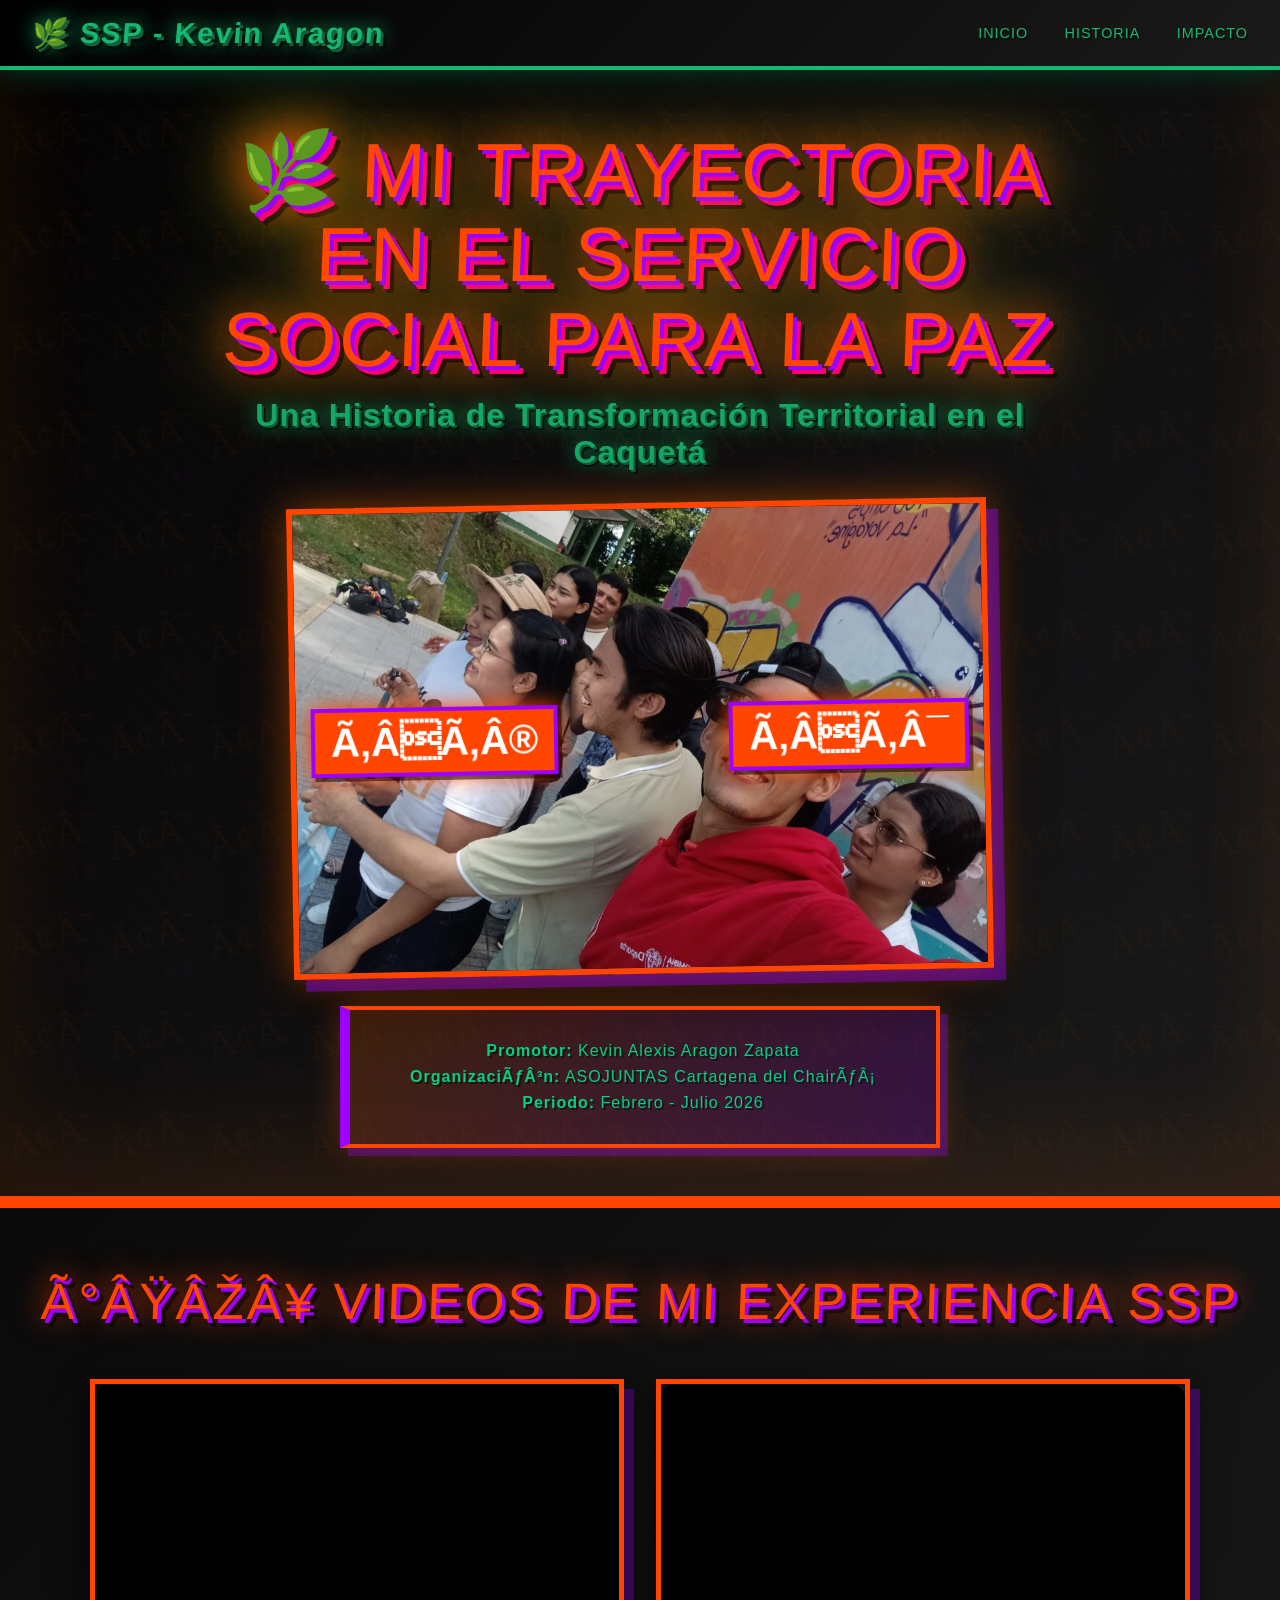
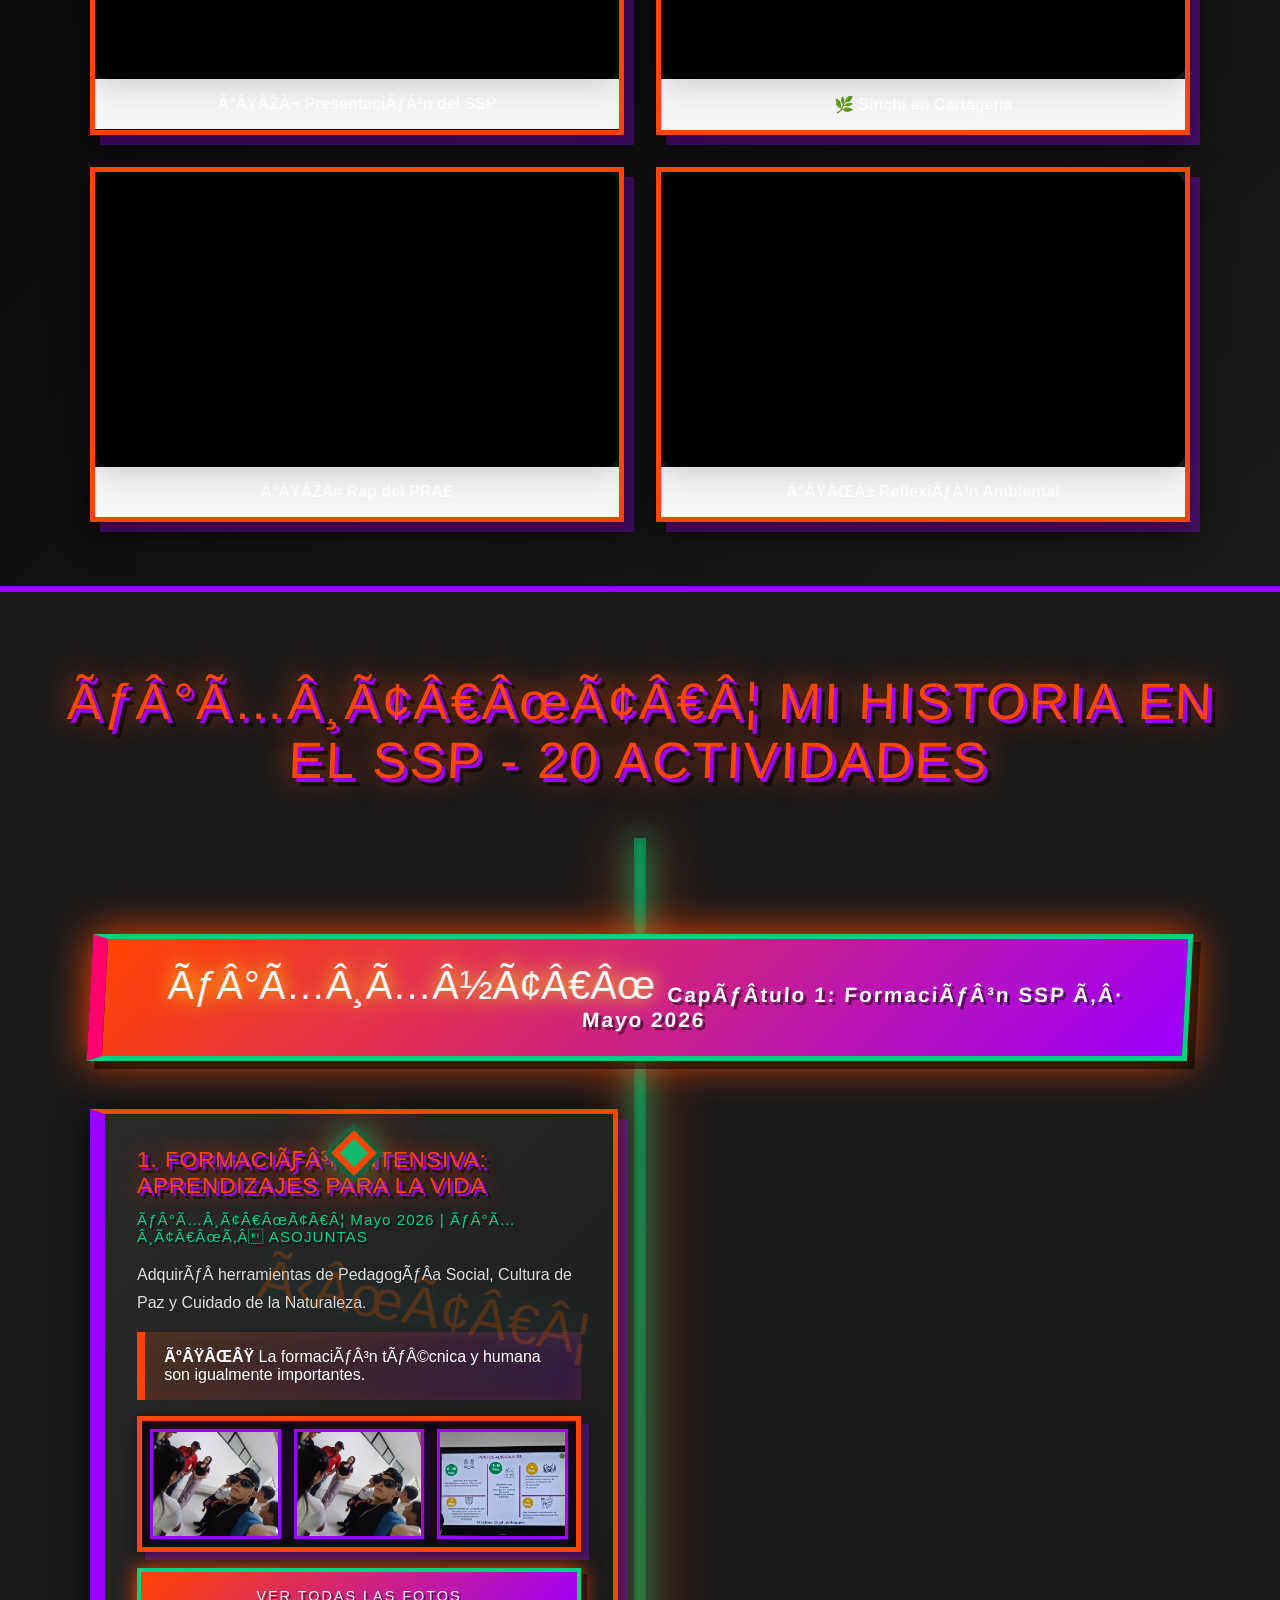
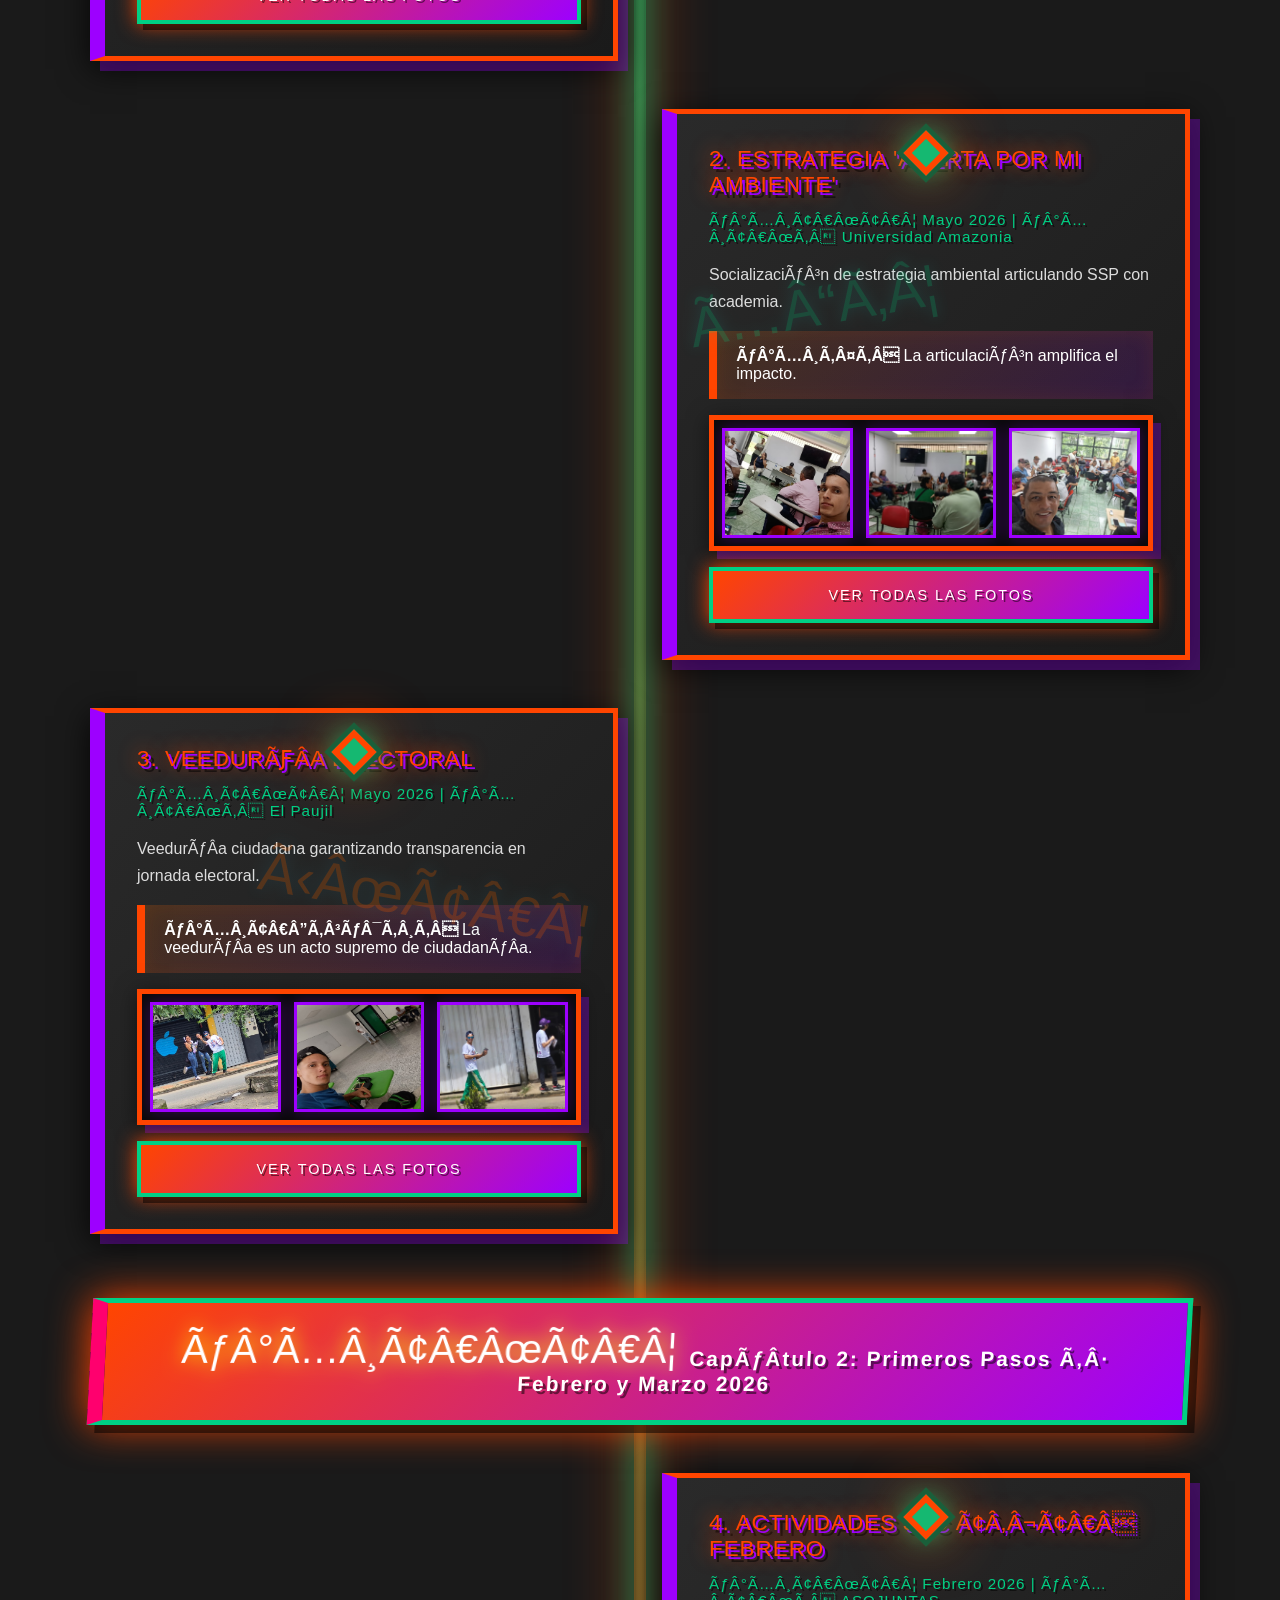
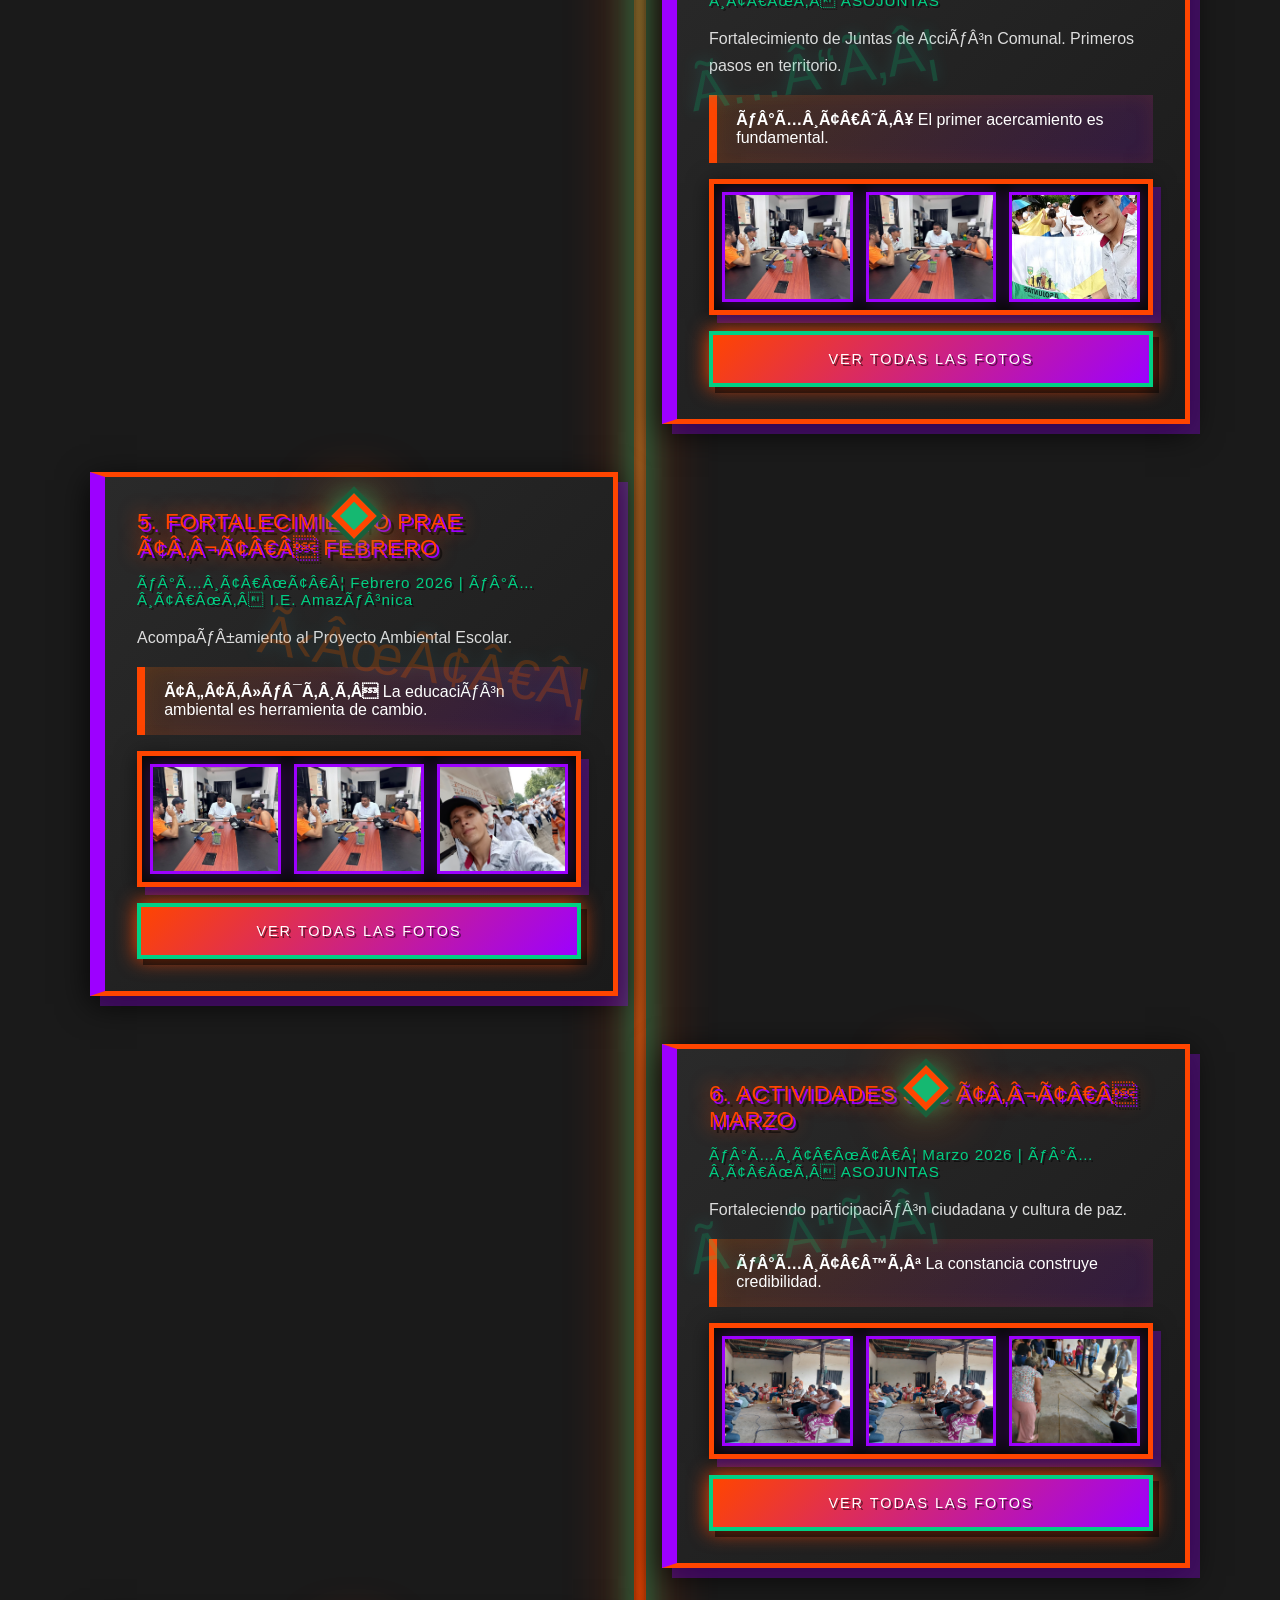
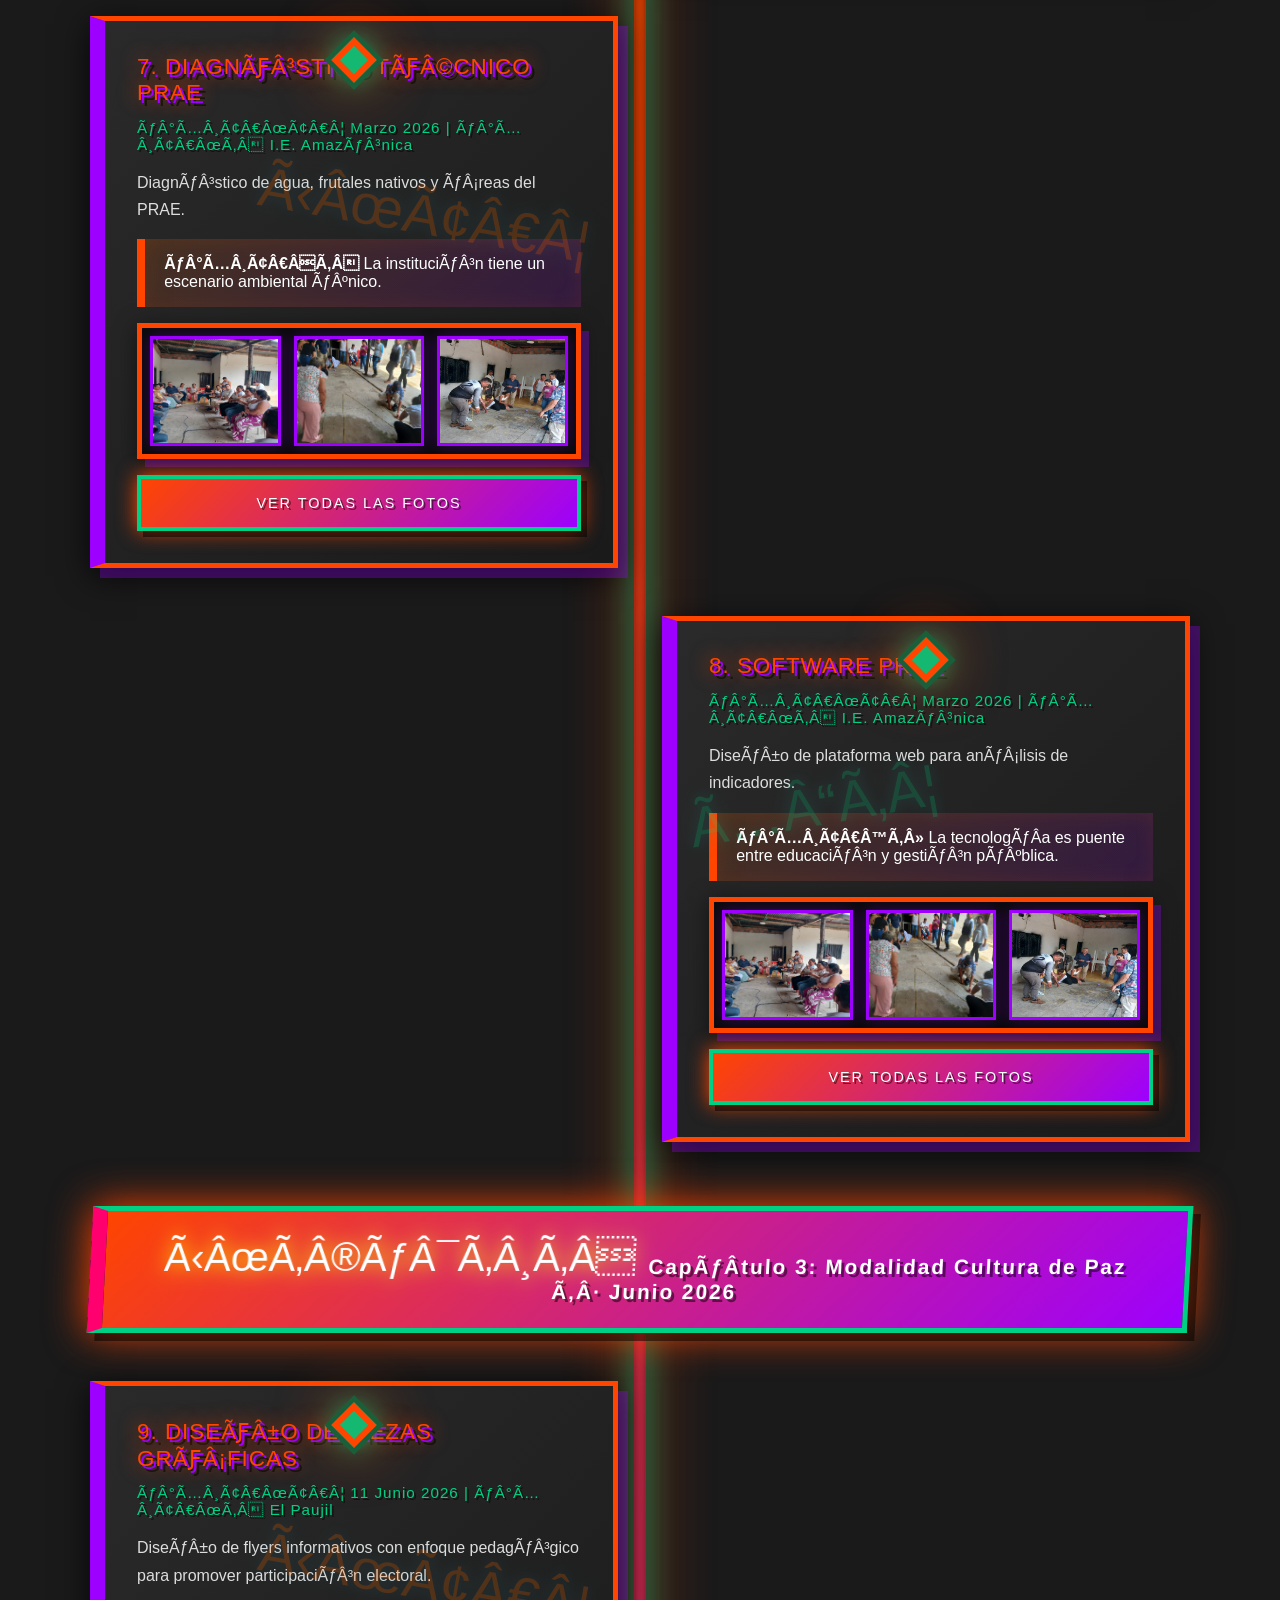
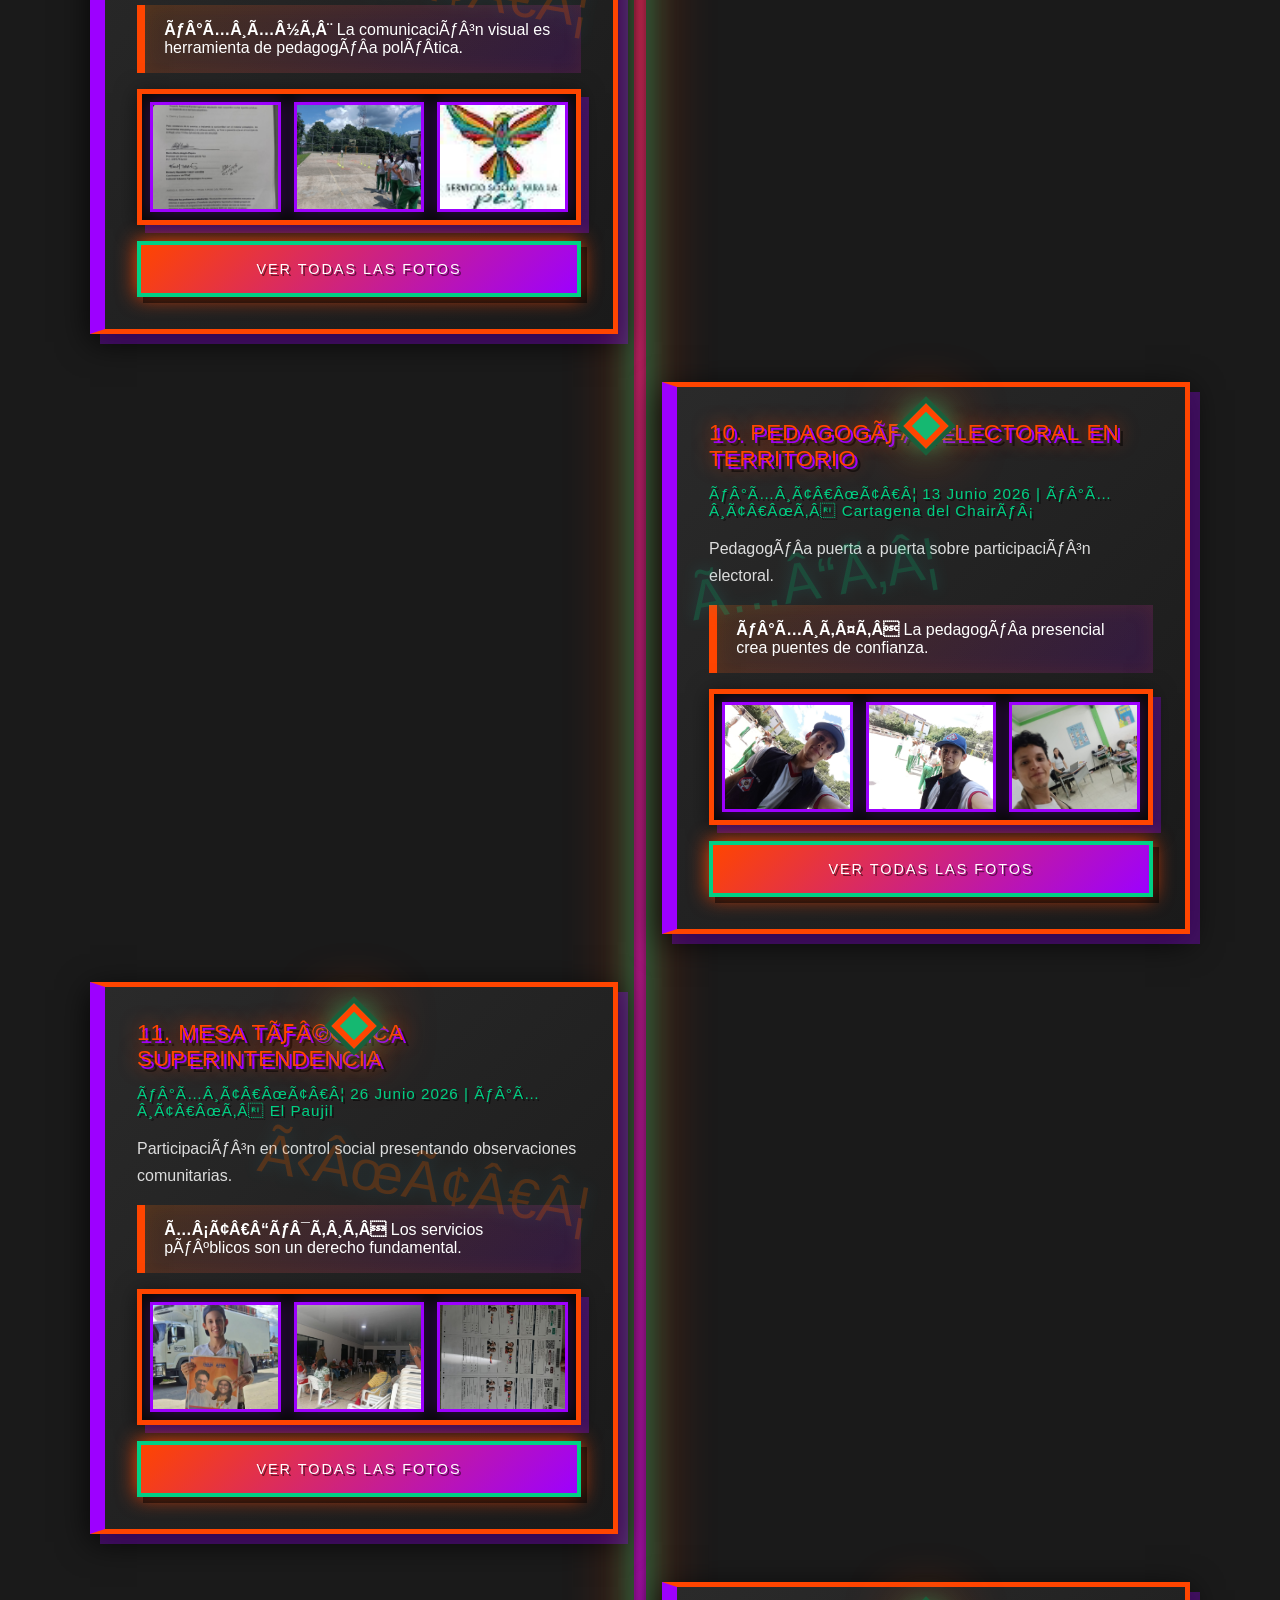
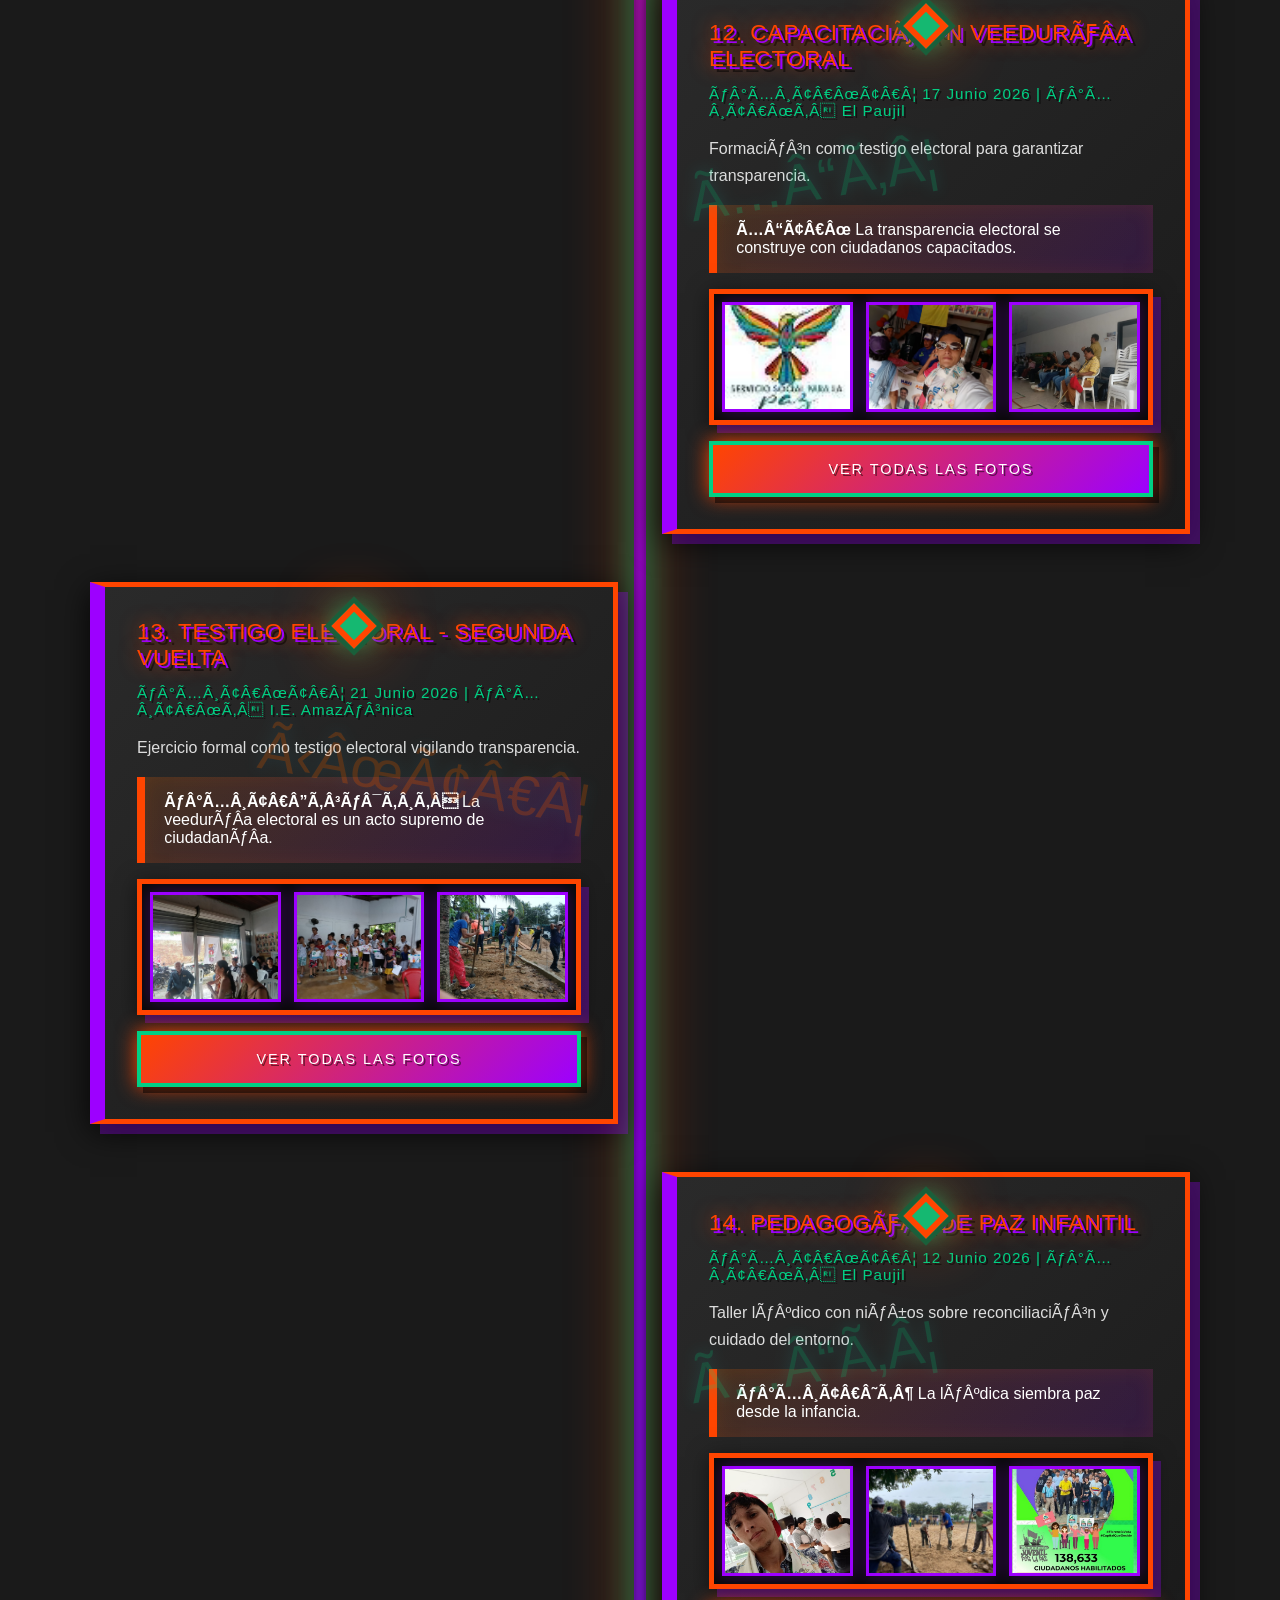
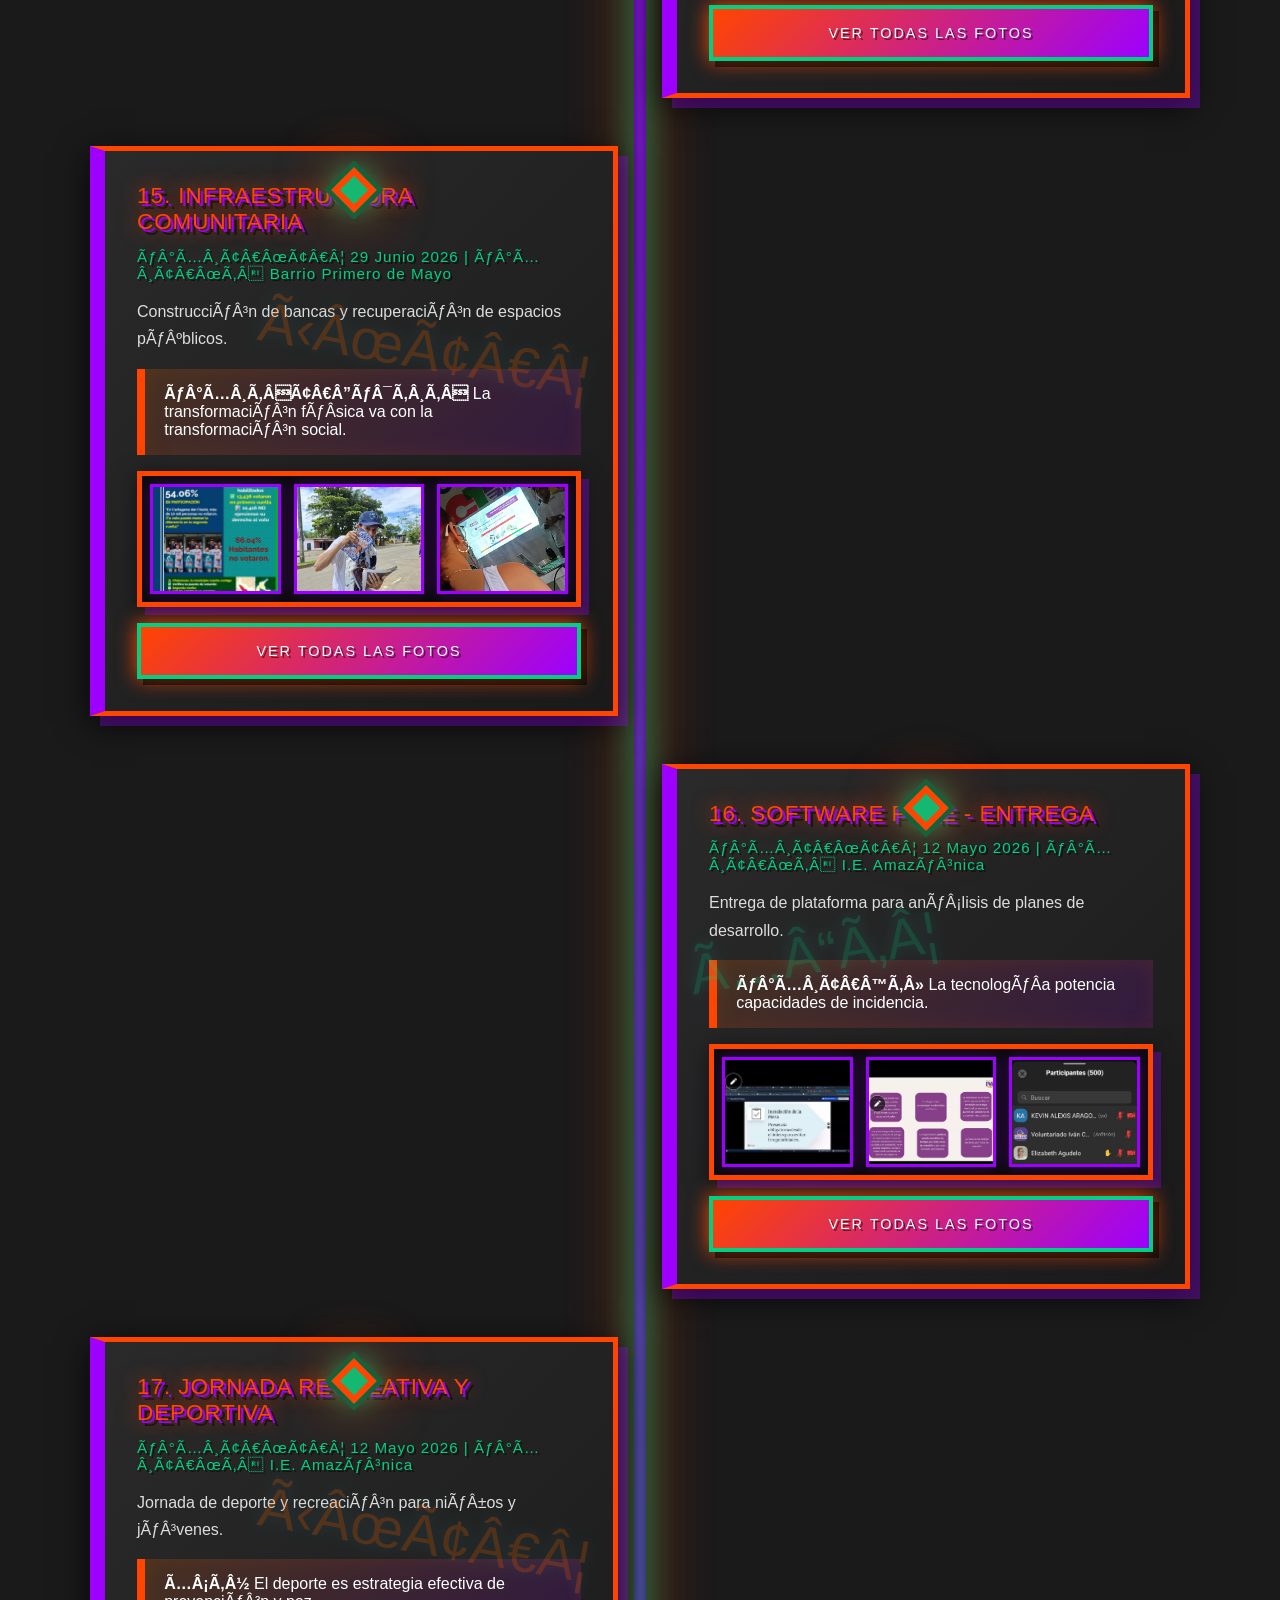
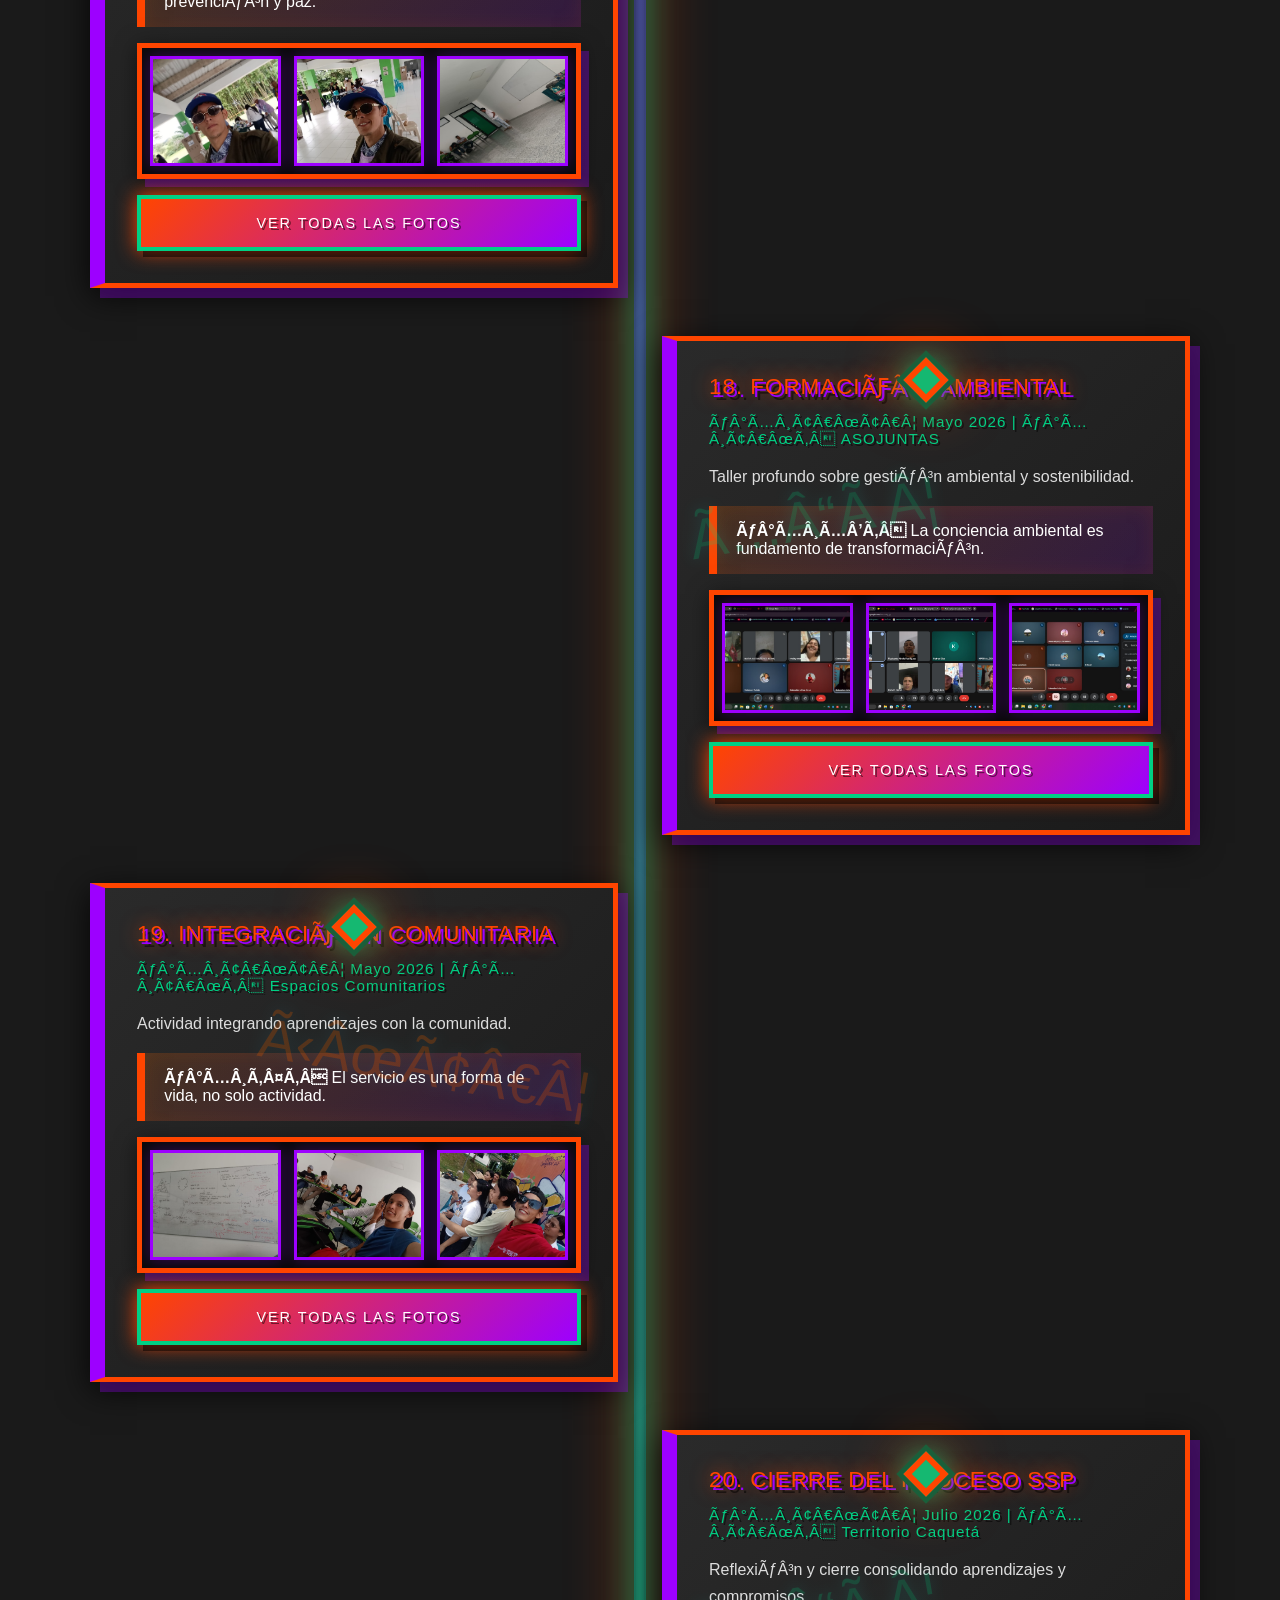
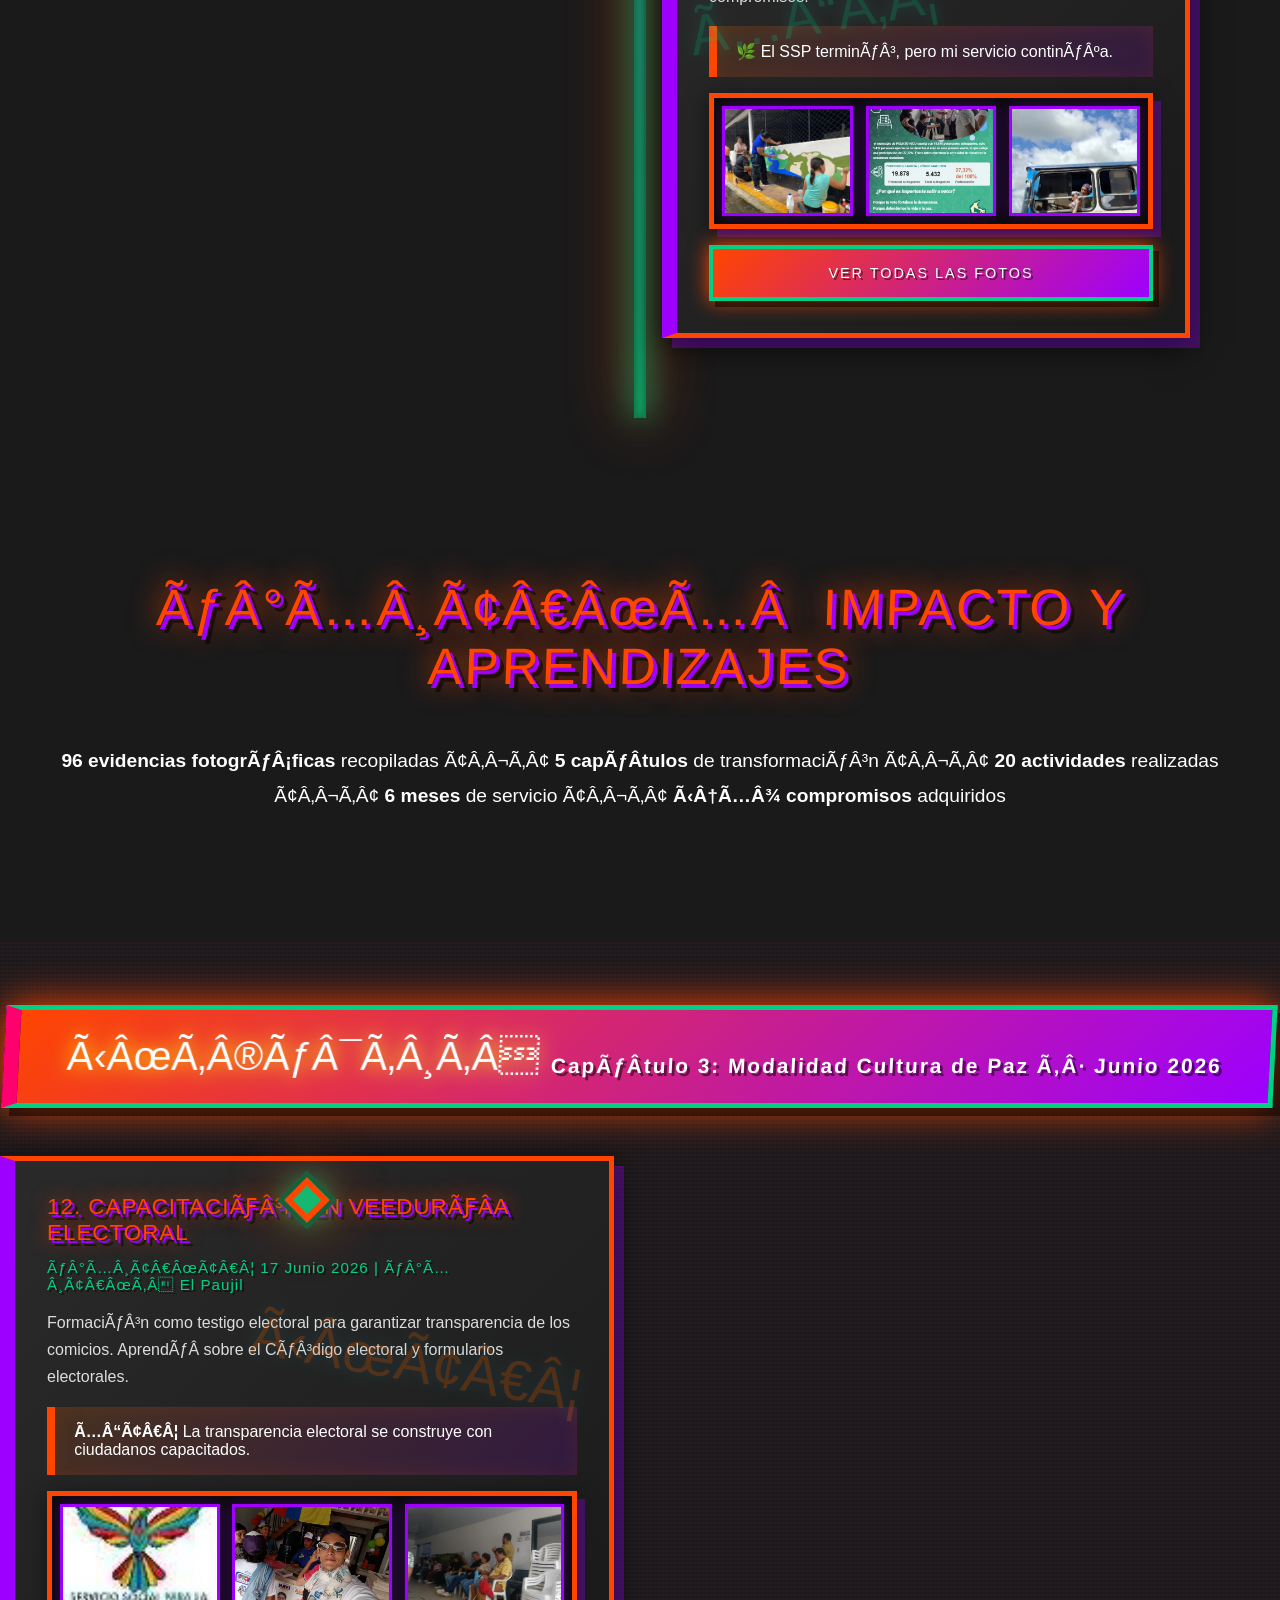
<file: ssp total/TIMELINE_ZIGZAG.html>
<!DOCTYPE html>
<html lang="es">
<head>
    <meta charset="UTF-8">
    <meta name="viewport" content="width=device-width, initial-scale=1.0">
    <title>Mi Trayectoria en el SSP - Kevin Alexis Aragon Zapata</title>
    <link rel="stylesheet" href="css/styles.css">
    <link rel="stylesheet" href="https://cdnjs.cloudflare.com/ajax/libs/font-awesome/6.4.0/css/all.min.css">
    <link rel="stylesheet" href="https://cdnjs.cloudflare.com/ajax/libs/animate.css/4.1.1/animate.min.css"/>
    <style>
        /* Fuentes del sistema - siempre funcionan */
        
        :root { 
            --primary: #FF6B00; 
            --accent: #00D084; 
            --purple: #9D00FF; 
            --pink: #FF006E; 
            --dark: #0a0a0a; 
            --light: #f5f5f5;
            --neon-orange: #FF4500;
            --neon-yellow: #FFFF00;
            --nature-green: #15B871;
            --forest: #1a5f3a;
        }
        * { margin: 0; padding: 0; box-sizing: border-box; }
        html { scroll-behavior: smooth; }
        ::-webkit-scrollbar { width: 14px; }
        ::-webkit-scrollbar-track { background: #1a1a1a; }
        ::-webkit-scrollbar-thumb { 
            background: linear-gradient(180deg, var(--neon-orange), var(--purple)); 
            border-radius: 10px; 
            border: 2px solid #000;
            box-shadow: 0 0 15px var(--neon-orange);
        }
        
        body { 
            font-family: Impact, 'Arial Black', sans-serif; 
            background: #1a1a1a; 
            color: #fff;
            background-image: 
                repeating-linear-gradient(0deg, transparent, transparent 2px, rgba(255,107,0,0.03) 2px, rgba(255,107,0,0.03) 4px),
                repeating-linear-gradient(90deg, transparent, transparent 2px, rgba(157,0,255,0.03) 2px, rgba(157,0,255,0.03) 4px);
        }
        
        /* NAVBAR */
        .nav { 
            position: fixed; top: 0; left: 0; right: 0; 
            background: linear-gradient(135deg, #000 0%, #1a1a1a 100%); 
            border-bottom: 4px solid var(--nature-green);
            box-shadow: 0 0 30px rgba(21,184,113,0.4), 0 8px 20px rgba(0,0,0,0.8);
            color: white; padding: 1rem 2rem; z-index: 1000; 
            display: flex; justify-content: space-between; align-items: center;
        }
        .nav-brand { 
            font-family: Impact, 'Arial Black', sans-serif; 
            font-weight: 700; 
            font-size: 1.8rem; 
            color: var(--nature-green);
            text-shadow: 
                3px 3px 0 var(--forest),
                6px 6px 0 rgba(0,0,0,0.5),
                0 0 20px var(--nature-green);
            letter-spacing: 2px;
            transform: skew(-5deg);
        }
        .nav-links a { 
            color: var(--nature-green); 
            text-decoration: none; 
            margin-left: 2rem; 
            transition: all 0.2s;
            font-family: 'Arial Black', Impact, sans-serif;
            font-size: 0.9rem;
            text-transform: uppercase;
            letter-spacing: 1px;
            text-shadow: 2px 2px 0 rgba(0,0,0,0.5);
        }
        .nav-links a:hover { 
            color: var(--neon-orange); 
            transform: scale(1.1) rotate(-2deg);
            text-shadow: 0 0 15px var(--neon-orange);
        }
        
        /* HERO */
        .hero { 
            min-height: 70vh; 
            background: 
                linear-gradient(135deg, rgba(0,0,0,0.9) 0%, rgba(26,26,26,0.95) 100%),
                repeating-linear-gradient(45deg, transparent, transparent 10px, rgba(255,107,0,0.05) 10px, rgba(255,107,0,0.05) 20px);
            color: white; 
            padding: 8rem 2rem 3rem; 
            text-align: center; 
            position: relative; 
            overflow: hidden;
            border-bottom: 6px solid var(--neon-orange);
            box-shadow: inset 0 -50px 100px rgba(255,107,0,0.1);
        }
        .hero::before { 
            content: ''; 
            position: absolute; 
            inset: 0; 
            background-image: url('data:image/svg+xml,<svg width="100" height="100" xmlns="http://www.w3.org/2000/svg"><text x="10" y="50" font-size="40" fill="rgba(255,107,0,0.03)" transform="rotate(-15 50 50)">Ã¢Â˜Â…</text><text x="60" y="80" font-size="30" fill="rgba(157,0,255,0.03)">Ã¢ÂœÂ¦</text></svg>'); 
            animation: floatBg 20s ease-in-out infinite; 
        }
        @keyframes floatBg { 0%,100%{transform:translateY(0) rotate(0deg)} 50%{transform:translateY(-15px) rotate(5deg)} }
        .hero-content { position: relative; z-index: 2; }
        .hero h1 { 
            font-family: Impact, 'Arial Black', sans-serif;
            font-size: clamp(2.5rem, 6vw, 5rem); 
            margin-bottom: 1rem; 
            color: var(--neon-orange);
            text-shadow: 
                4px 4px 0 var(--purple),
                8px 8px 0 var(--pink),
                12px 12px 0 rgba(0,0,0,0.5),
                0 0 40px var(--neon-orange),
                0 0 80px var(--neon-yellow);
            font-weight: 400;
            letter-spacing: 3px;
            transform: skew(-2deg);
            line-height: 1.1;
        }
        .hero h2 { 
            font-family: 'Comic Sans MS', cursive, sans-serif;
            font-size: clamp(1rem, 2.5vw, 2rem); 
            color: var(--nature-green);
            margin-bottom: 2rem;
            text-shadow: 
                2px 2px 0 var(--forest),
                4px 4px 0 rgba(0,0,0,0.5),
                0 0 20px var(--nature-green);
            letter-spacing: 1px;
        }
        .hero-info { 
            background: linear-gradient(135deg, rgba(255,107,0,0.2), rgba(157,0,255,0.2)); 
            backdrop-filter: blur(10px); 
            padding: 1.5rem 2rem; 
            border-radius: 0; 
            border: 4px solid var(--neon-orange);
            border-left: 10px solid var(--purple);
            margin-top: 2rem; 
            max-width: 600px; 
            margin-left: auto; 
            margin-right: auto;
            box-shadow: 
                8px 8px 0 rgba(157,0,255,0.3),
                0 0 30px rgba(255,107,0,0.3);
            transform: skew(-1deg);
        }
        .hero-info p { 
            margin: 0.5rem 0; 
            font-size: 1rem;
            font-family: 'Arial Black', Impact, sans-serif;
            letter-spacing: 1px;
            color: var(--accent);
            text-shadow: 2px 2px 0 rgba(0,0,0,0.5);
        }
        
        /* CAROUSEL */
        .carousel-section { 
            position: relative; 
            max-width: 700px; 
            margin: 2rem auto; 
            border-radius: 0; 
            overflow: hidden; 
            border: 6px solid var(--neon-orange);
            box-shadow: 
                12px 12px 0 rgba(157,0,255,0.4),
                0 0 40px rgba(255,107,0,0.5),
                0 20px 60px rgba(0,0,0,0.8);
            transform: rotate(-1deg);
        }
        .carousel-container { position: relative; padding-bottom: 66.67%; overflow: hidden; }
        .carousel-track { position: absolute; top: 0; left: 0; width: 100%; height: 100%; display: flex; transition: transform 0.6s ease; }
        .carousel-slide { min-width: 100%; height: 100%; }
        .carousel-slide img { width: 100%; height: 100%; object-fit: cover; }
        .carousel-nav { 
            position: absolute; 
            top: 50%; 
            transform: translateY(-50%); 
            background: var(--neon-orange); 
            border: 4px solid var(--purple); 
            color: white; 
            font-size: 2.5rem; 
            padding: 0.5rem 1rem; 
            cursor: pointer; 
            transition: all 0.1s; 
            border-radius: 0; 
            z-index: 10;
            font-weight: 900;
            box-shadow: 
                4px 4px 0 rgba(0,0,0,0.5),
                0 0 20px var(--neon-orange);
        }
        .carousel-nav:hover { 
            background: var(--purple); 
            transform: translateY(-50%) scale(1.1) rotate(5deg);
            box-shadow: 
                6px 6px 0 rgba(0,0,0,0.5),
                0 0 30px var(--purple);
        }
        .carousel-prev { left: 15px; }
        .carousel-next { right: 15px; }
        
        /* SECTION */
        .section { 
            padding: 5rem 2rem; 
            position: relative;
            background: #1a1a1a;
        }
        .section-content { max-width: 1200px; margin: 0 auto; position: relative; z-index: 1; }
        .section-title { 
            font-family: Impact, 'Arial Black', sans-serif;
            font-size: clamp(2.5rem, 4vw, 4rem); 
            text-align: center; 
            color: var(--neon-orange);
            margin-bottom: 3rem; 
            font-weight: 400;
            text-shadow: 
                4px 4px 0 var(--purple),
                8px 8px 0 rgba(0,0,0,0.5),
                0 0 30px var(--neon-orange);
            letter-spacing: 3px;
            transform: skew(-2deg);
        }
        
        /* TIMELINE ZIGZAG */
        .timeline { max-width: 1100px; margin: 0 auto; position: relative; padding: 2rem 0; }
        .timeline::before { 
            content: ''; 
            position: absolute; 
            left: 50%; 
            top: 0; 
            bottom: 0; 
            width: 8px; 
            background: linear-gradient(180deg, var(--nature-green), var(--neon-orange), var(--purple), var(--nature-green)); 
            transform: translateX(-50%); 
            z-index: 0; 
            box-shadow: 
                0 0 30px var(--nature-green),
                0 0 60px var(--neon-orange),
                inset 0 0 10px rgba(0,0,0,0.5);
            border-left: 2px solid rgba(0,0,0,0.3);
            border-right: 2px solid rgba(0,0,0,0.3);
        }
        
        /* CHAPTER BADGE */
        .chapter-badge { position: relative; text-align: center; margin: 4rem 0 3rem; z-index: 10; }
        .chapter-badge-content { 
            display: inline-block; 
            background: linear-gradient(135deg, var(--neon-orange), var(--purple)); 
            color: white; 
            padding: 1.5rem 3rem; 
            border-radius: 0; 
            box-shadow: 
                8px 8px 0 rgba(0,0,0,0.5),
                0 0 40px var(--neon-orange); 
            border: 5px solid var(--accent);
            border-left: 15px solid var(--pink);
            transform: skew(-3deg);
        }
        .chapter-emoji { 
            font-size: 2.5rem; 
            margin-right: 0.8rem; 
            display: inline-block; 
            animation: floatEmoji 1.5s ease-in-out infinite;
            filter: drop-shadow(0 0 10px var(--neon-yellow));
        }
        @keyframes floatEmoji { 
            0%,100%{transform:translateY(0) rotate(-5deg) scale(1)} 
            50%{transform:translateY(-12px) rotate(5deg) scale(1.1)} 
        }
        .chapter-title { 
            font-family: 'Arial Black', Impact, sans-serif;
            font-size: 1.3rem; 
            font-weight: bold; 
            vertical-align: middle;
            letter-spacing: 2px;
            text-shadow: 3px 3px 0 rgba(0,0,0,0.5);
        }
        
        /* ACTIVITY */
        .activity { margin: 3rem 0; position: relative; z-index: 5; }
        .activity.left { margin-left: 0; margin-right: 52%; }
        .activity.right { margin-left: 52%; margin-right: 0; }
        
        .activity-dot { 
            position: absolute; 
            left: 50%; 
            top: 28px; 
            width: 32px; 
            height: 32px; 
            background: var(--nature-green); 
            border: 6px solid var(--neon-orange); 
            border-radius: 0; 
            transform: translateX(-50%) rotate(45deg); 
            z-index: 10; 
            box-shadow: 
                0 0 0 5px var(--forest), 
                0 0 30px var(--nature-green),
                0 0 60px var(--neon-orange); 
            animation: pulseNode 1s ease-in-out infinite;
        }
        @keyframes pulseNode { 
            0%,100%{
                box-shadow: 0 0 0 5px var(--forest), 0 0 30px var(--nature-green), 0 0 60px var(--neon-orange);
                transform: translateX(-50%) rotate(45deg) scale(1);
            } 
            50%{
                box-shadow: 0 0 0 5px var(--forest), 0 0 50px var(--nature-green), 0 0 100px var(--neon-orange), 0 0 0 20px rgba(21,184,113,0.2);
                transform: translateX(-50%) rotate(45deg) scale(1.15);
            } 
        }
        
        .activity-box { 
            background: linear-gradient(135deg, #2a2a2a 0%, #1a1a1a 100%); 
            padding: 2rem; 
            border-radius: 0; 
            box-shadow: 
                10px 10px 0 rgba(157,0,255,0.3),
                0 8px 30px rgba(0,0,0,0.8); 
            transition: all 0.1s; 
            border: 5px solid var(--neon-orange);
            border-left: 15px solid var(--purple);
            position: relative;
            overflow: hidden;
        }
        .activity-box::before {
            content: '';
            position: absolute;
            top: -2px;
            left: -2px;
            right: -2px;
            bottom: -2px;
            background: linear-gradient(45deg, var(--neon-orange), var(--purple), var(--pink));
            z-index: -1;
            opacity: 0;
            transition: opacity 0.1s;
        }
        .activity:hover .activity-box { 
            transform: translateY(-8px) rotate(-1deg); 
            box-shadow: 
                15px 15px 0 rgba(157,0,255,0.4),
                0 15px 50px rgba(255,107,0,0.4),
                0 0 30px var(--neon-orange);
        }
        .activity:hover .activity-box::before {
            opacity: 0.1;
        }
        
        /* GRAFFITI DECORATIONS */
        .activity.right::after { content: 'Ã…Â“Ã‚Â¦'; position: absolute; left: 5%; top: 30%; font-size: 3.5rem; color: var(--accent); opacity: 0.22; text-shadow: 0 0 12px rgba(21,152,149,0.8), 0 0 24px rgba(87,197,182,0.5); animation: pulseGraffiti 2s ease-in-out infinite; z-index: 0; transform: rotate(-10deg); }
        .activity.left::after { content: 'Ã‹ÂœÃ¢Â€Â¦'; position: absolute; right: 5%; top: 30%; font-size: 3.5rem; color: var(--primary); opacity: 0.22; text-shadow: 0 0 12px rgba(26,95,122,0.8), 0 0 24px rgba(87,197,182,0.5); animation: pulseGraffiti 2.3s ease-in-out infinite; z-index: 0; transform: rotate(10deg); }
        @keyframes pulseGraffiti { 0%,100%{opacity:0.18;transform:rotate(-10deg) scale(1)} 50%{opacity:0.32;transform:rotate(-10deg) scale(1.15)} }
        
        .activity-title { 
            font-family: 'Arial Black', Impact, sans-serif;
            font-size: 1.4rem; 
            color: var(--neon-orange);
            font-weight: 400;
            margin-bottom: 0.8rem;
            text-shadow: 
                3px 3px 0 var(--purple),
                6px 6px 0 rgba(0,0,0,0.5),
                0 0 20px var(--neon-orange);
            letter-spacing: 1px;
            text-transform: uppercase;
        }
        .activity-meta { 
            font-family: 'Arial Black', Impact, sans-serif;
            font-size: 0.95rem; 
            color: var(--accent);
            font-weight: 400;
            margin-bottom: 1rem;
            letter-spacing: 1px;
            text-shadow: 2px 2px 0 rgba(0,0,0,0.5);
        }
        .activity-desc { 
            margin: 1rem 0; 
            line-height: 1.7; 
            color: #ddd;
            font-family: 'Segoe UI', sans-serif;
            font-weight: 300;
        }
        .learning { 
            background: linear-gradient(135deg, rgba(255,107,0,0.15), rgba(157,0,255,0.15)); 
            padding: 1rem 1.2rem; 
            border-left: 8px solid var(--neon-orange);
            margin: 1rem 0; 
            border-radius: 0;
            box-shadow: inset 0 0 20px rgba(255,107,0,0.1);
            font-weight: 300;
        }
        
        .photos { 
            display: grid; 
            grid-template-columns: repeat(3, 1fr); 
            gap: 0.8rem; 
            margin: 1rem 0; 
            border-radius: 0;
            overflow: hidden; 
            border: 5px solid var(--neon-orange);
            box-shadow: 
                8px 8px 0 rgba(157,0,255,0.3),
                0 4px 20px rgba(0,0,0,0.5);
            padding: 0.5rem;
            background: #0a0a0a;
        }
        .photos img { 
            width: 100%; 
            height: 110px; 
            object-fit: cover; 
            transition: all 0.1s;
            border: 3px solid var(--purple);
            box-shadow: 0 0 15px rgba(157,0,255,0.3);
        }
        .photos img:hover { 
            transform: scale(1.08) rotate(-2deg);
            border-color: var(--neon-orange);
            box-shadow: 0 0 25px var(--neon-orange);
            z-index: 10;
        }
        
        .gallery { 
            display: none; 
            grid-template-columns: repeat(auto-fill, minmax(140px, 1fr)); 
            gap: 1rem; 
            margin-top: 1.5rem; 
            padding-top: 1.5rem; 
            border-top: 4px solid var(--neon-orange);
        }
        .gallery.show { display: grid; }
        .gallery img { 
            width: 100%; 
            height: 130px; 
            object-fit: cover; 
            border-radius: 0;
            border: 4px solid var(--purple);
            cursor: pointer; 
            transition: all 0.1s;
            box-shadow: 
                4px 4px 0 rgba(0,0,0,0.5),
                0 0 15px rgba(157,0,255,0.3);
        }
        .gallery img:hover { 
            transform: scale(1.1) rotate(-3deg);
            border-color: var(--neon-orange);
            box-shadow: 
                6px 6px 0 rgba(0,0,0,0.5),
                0 0 30px var(--neon-orange);
            z-index: 10;
        }
        
        .btn { 
            display: block; 
            width: 100%; 
            padding: 1rem 1.5rem; 
            background: linear-gradient(135deg, var(--neon-orange), var(--purple)); 
            color: white; 
            border: 4px solid var(--accent);
            border-radius: 0;
            cursor: pointer; 
            font-family: 'Arial Black', Impact, sans-serif;
            font-weight: 400;
            font-size: 0.9rem;
            margin-top: 1rem; 
            transition: all 0.1s; 
            box-shadow: 
                6px 6px 0 rgba(0,0,0,0.5),
                0 0 20px var(--neon-orange);
            position: relative; 
            overflow: hidden;
            letter-spacing: 2px;
            text-transform: uppercase;
            text-shadow: 2px 2px 0 rgba(0,0,0,0.5);
        }
        .btn:hover { 
            transform: translateY(-3px) rotate(-1deg);
            box-shadow: 
                8px 8px 0 rgba(0,0,0,0.5),
                0 0 40px var(--purple),
                0 0 60px var(--neon-orange);
            background: linear-gradient(135deg, var(--purple), var(--pink));
        }
        .btn::after { 
            content: ''; 
            position: absolute; 
            top: 0; 
            left: -100%; 
            width: 100%; 
            height: 100%; 
            background: linear-gradient(90deg, transparent, rgba(255,255,255,0.4), transparent); 
            transition: left 0.3s;
        }
        .btn:hover::after { left: 100%; }
        
        /* VIDEO SECTION */
        .video-section { 
            background: linear-gradient(135deg, #0a0a0a, #1a1a1a); 
            padding: 4rem 2rem;
            border-top: 6px solid var(--neon-orange);
            border-bottom: 6px solid var(--purple);
        }
        .video-grid { display: grid; grid-template-columns: repeat(auto-fit, minmax(300px, 1fr)); gap: 2rem; max-width: 1200px; margin: 0 auto; }
        .video-item { 
            border-radius: 0;
            overflow: hidden; 
            box-shadow: 
                10px 10px 0 rgba(157,0,255,0.3),
                0 8px 30px rgba(0,0,0,0.8);
            transition: all 0.1s;
            border: 5px solid var(--neon-orange);
        }
        .video-item:hover { 
            transform: translateY(-8px) rotate(-1deg);
            box-shadow: 
                15px 15px 0 rgba(157,0,255,0.4),
                0 15px 50px rgba(255,107,0,0.4);
        }
        .video-wrapper { position: relative; padding-bottom: 56.25%; height: 0; overflow: hidden; background: #000; }
        .video-wrapper iframe { position: absolute; top: 0; left: 0; width: 100%; height: 100%; border: none; }
        
        /* IMPACT & QUOTE */
        .impact-section { 
            background: linear-gradient(135deg, var(--neon-orange), var(--purple), var(--pink)); 
            color: white; 
            padding: 5rem 2rem; 
            text-align: center;
            border-top: 6px solid var(--neon-yellow);
            border-bottom: 6px solid #000;
            box-shadow: inset 0 0 100px rgba(0,0,0,0.3);
        }
        .quote-section { 
            background: linear-gradient(135deg, #0a0a0a, #1a1a1a); 
            color: white; 
            padding: 5rem 2rem; 
            text-align: center; 
            position: relative;
            border: 8px solid var(--neon-orange);
            border-left: 20px solid var(--purple);
            border-right: 20px solid var(--pink);
            box-shadow: 
                inset 0 0 50px rgba(255,107,0,0.1),
                0 20px 60px rgba(0,0,0,0.8);
        }
        .quote-section::before { content: 'Ã‚ÂÃ‚Â'; position: absolute; top: 20px; left: 40px; font-size: 150px; opacity: 0.1; font-family: Georgia, serif; }
        .quote-text { 
            font-family: 'Comic Sans MS', cursive, sans-serif;
            font-size: clamp(1.2rem, 2.5vw, 2rem); 
            font-style: italic; 
            max-width: 900px; 
            margin: 0 auto 1.5rem; 
            line-height: 1.8; 
            position: relative; 
            z-index: 1;
            color: var(--accent);
            text-shadow: 
                2px 2px 0 var(--purple),
                4px 4px 0 rgba(0,0,0,0.5);
        }
        
        /* FOOTER */
        .footer { 
            background: #0a0a0a;
            color: white; 
            text-align: center; 
            padding: 4rem 2rem;
            border-top: 8px solid var(--neon-orange);
            box-shadow: inset 0 10px 30px rgba(255,107,0,0.2);
        }
        .footer h3 { 
            font-family: 'Arial Black', Impact, sans-serif;
            font-size: 1.5rem; 
            margin-bottom: 1rem;
            color: var(--neon-orange);
            text-shadow: 
                2px 2px 0 var(--purple),
                4px 4px 0 rgba(0,0,0,0.5);
            letter-spacing: 2px;
        }
        .footer p {
            font-family: Arial, sans-serif;
            letter-spacing: 1px;
            color: var(--accent);
        }
        
        /* RESPONSIVE */
        @media(max-width: 768px) {
            .timeline::before { left: 25px; }
            .activity { margin-left: 50px !important; margin-right: 0 !important; }
            .activity.left, .activity.right { margin-left: 50px; margin-right: 0; width: calc(100% - 70px); }
            .activity-dot { left: 25px; }
            .activity.right::before, .activity.left::before { display: none; }
            .carousel-nav { font-size: 1.8rem; padding: 0.4rem 0.9rem; }
            .video-section div[style*="grid-template-columns:1fr 1fr"] { grid-template-columns: 1fr !important; }
            .hero h1 { font-size: 2.5rem; }
            .nav-brand { font-size: 1.4rem; }
        }
    </style>
</head>
<body>

<nav class="nav">
    <div class="nav-brand">🌿 SSP - Kevin Aragon</div>
    <div class="nav-links">
        <a href="#inicio">Inicio</a> <a href="#historia">Historia</a> <a href="#impacto">Impacto</a>
    </div>
</nav>

<section class="hero" id="inicio">
    <div class="hero-content animate__animated animate__fadeInDown">
        <h1>🌿 MI TRAYECTORIA EN EL SERVICIO SOCIAL PARA LA PAZ</h1>
        <h2>Una Historia de Transformación Territorial en el Caquetá</h2>

        <div class="carousel-section">
            <div class="carousel-container">
                <div class="carousel-track" id="carousel">
                    <div class="carousel-slide"><img src="images/inicial.jpeg" alt="Inicio"></div>
                    <div class="carousel-slide"><img src="images/formacion1.jpg" alt="FormaciÃƒÂ³n 1"></div>
                    <div class="carousel-slide"><img src="images/formacion2.jpg" alt="FormaciÃƒÂ³n 2"></div>
                    <div class="carousel-slide"><img src="images/formacion3.jpg" alt="FormaciÃƒÂ³n 3"></div>
                    <div class="carousel-slide"><img src="images/pedagogia1.jpg" alt="PedagogÃƒÂ­a 1"></div>
                    <div class="carousel-slide"><img src="images/pedagogia2.jpg" alt="PedagogÃƒÂ­a 2"></div>
                    <div class="carousel-slide"><img src="images/grupo-barrio.jpg" alt="Grupo Barrio"></div>
                    <div class="carousel-slide"><img src="images/ninos1.jpg" alt="NiÃƒÂ±os 1"></div>
                    <div class="carousel-slide"><img src="images/ninos2.jpg" alt="NiÃƒÂ±os 2"></div>
                    <div class="carousel-slide"><img src="images/ninos3.jpg" alt="NiÃƒÂ±os 3"></div>
                    <div class="carousel-slide"><img src="images/obra1.jpg" alt="Obra"></div>
                    <div class="carousel-slide"><img src="images/cancha.jpg" alt="Cancha"></div>
                    <div class="carousel-slide"><img src="images/olla.jpg" alt="Olla"></div>
                    <div class="carousel-slide"><img src="images/flyer1.jpg" alt="Flyer 1"></div>
                    <div class="carousel-slide"><img src="images/flyer2.jpg" alt="Flyer 2"></div>
                    <div class="carousel-slide"><img src="images/testigo.jpg" alt="Testigo"></div>
                    <div class="carousel-slide"><img src="images/votacion1.jpg" alt="VotaciÃƒÂ³n"></div>
                    <div class="carousel-slide"><img src="images/acta.jpg" alt="Acta"></div>
                </div>
            </div>
            <button class="carousel-nav carousel-prev" onclick="carouselPrev()">Ã‚ÂÃ‚Â®</button>
            <button class="carousel-nav carousel-next" onclick="carouselNext()">Ã‚ÂÃ‚Â¯</button>
        </div>

        <div class="hero-info animate__animated animate__fadeInUp">
            <p><strong>Promotor:</strong> Kevin Alexis Aragon Zapata</p>
            <p><strong>OrganizaciÃƒÂ³n:</strong> ASOJUNTAS Cartagena del ChairÃƒÂ¡</p>
            <p><strong>Periodo:</strong> Febrero - Julio 2026</p>
        </div>
    </div>
    <script>
        let carouselIndex = 0;
        const totalSlides = 18;
        function carouselNext() { carouselIndex = (carouselIndex + 1) % totalSlides; updateCarousel(); }
        function carouselPrev() { carouselIndex = (carouselIndex - 1 + totalSlides) % totalSlides; updateCarousel(); }
        function updateCarousel() { document.getElementById('carousel').style.transform = 'translateX(' + (-carouselIndex * 100) + '%)'; }
    </script>
</section>

<section class="video-section" id="videos">
    <div class="section-content">
        <h2 class="section-title">Ã°ÂŸÂŽÂ¥ VIDEOS DE MI EXPERIENCIA SSP</h2>
        <div style="display:grid;grid-template-columns:1fr 1fr;gap:2rem;max-width:1100px;margin:0 auto;">
            <div class="video-item">
                <div class="video-wrapper"><iframe src="https://drive.google.com/file/d/1VhuyI1LovbHjvCDl_kJ8ADFfEX9ZMKcG/preview" allow="autoplay"></iframe></div>
                <p style="text-align:center;padding:1rem;font-weight:bold;background:var(--light)">Ã°ÂŸÂŽÂ¬ PresentaciÃƒÂ³n del SSP</p>
            </div>
            <div class="video-item">
                <div class="video-wrapper"><iframe src="https://drive.google.com/file/d/1Oj0PpDhLtIPqAgomShzpa3t2FJOEYIge/preview" allow="autoplay"></iframe></div>
                <p style="text-align:center;padding:1rem;font-weight:bold;background:var(--light)">🌿 Sinchi en Cartagena</p>
            </div>
            <div class="video-item">
                <div class="video-wrapper"><iframe src="https://drive.google.com/file/d/1EjlQZBgZEoyZZajasPM9LGmQk3Azbg5O/preview" allow="autoplay"></iframe></div>
                <p style="text-align:center;padding:1rem;font-weight:bold;background:var(--light)">Ã°ÂŸÂŽÂ¤ Rap del PRAE</p>
            </div>
            <div class="video-item">
                <div class="video-wrapper"><iframe src="https://drive.google.com/file/d/187ZHn7DN1FUfOC5KnyYnAZzNOr3js3d-/preview" allow="autoplay"></iframe></div>
                <p style="text-align:center;padding:1rem;font-weight:bold;background:var(--light)">Ã°ÂŸÂŒÂ± ReflexiÃƒÂ³n Ambiental</p>
            </div>
        </div>
    </div>
</section>

<section class="section" id="historia">
    <div class="section-content">
        <h2 class="section-title">ÃƒÂ°Ã…Â¸Ã¢Â€ÂœÃ¢Â€Â¦ MI HISTORIA EN EL SSP - 20 ACTIVIDADES</h2>
        <div class="timeline">
<!-- CAP 1: FORMACIÃƒÂƒÃ¢Â€ÂœN -->
<div class="chapter-badge"><div class="chapter-badge-content"><span class="chapter-emoji">ÃƒÂ°Ã…Â¸Ã…Â½Ã¢Â€Âœ</span><span class="chapter-title">CapÃƒÂ­tulo 1: FormaciÃƒÂ³n SSP Ã‚Â· Mayo 2026</span></div></div>

<div class="activity left"><div class="activity-dot"></div><div class="activity-box"><div class="activity-title">1. FormaciÃƒÂ³n Intensiva: Aprendizajes para la Vida</div><div class="activity-meta">ÃƒÂ°Ã…Â¸Ã¢Â€ÂœÃ¢Â€Â¦ Mayo 2026 | ÃƒÂ°Ã…Â¸Ã¢Â€ÂœÃ‚Â ASOJUNTAS</div><div class="activity-desc">AdquirÃƒÂ­ herramientas de PedagogÃƒÂ­a Social, Cultura de Paz y Cuidado de la Naturaleza.</div><div class="learning"><strong>Ã°ÂŸÂŒÂŸ</strong> La formaciÃƒÂ³n tÃƒÂ©cnica y humana son igualmente importantes.</div><div class="photos"><img src="images/bitacoras/may/MAYO_02.jpeg"><img src="images/bitacoras/may/MAYO_02.jpeg"><img src="images/bitacoras/may/MAYO_03.jpeg"></div><button class="btn" onclick="this.nextElementSibling.classList.toggle('show');this.textContent=this.textContent.includes('Ver')?'Ocultar fotos':'Ver todas las fotos'">Ver todas las fotos</button><div class="gallery"><img src="images/bitacoras/may/MAYO_02.jpeg"><img src="images/bitacoras/may/MAYO_02.jpeg"><img src="images/bitacoras/may/MAYO_03.jpeg"><img src="images/bitacoras/may/MAYO_04.jpeg"><img src="images/bitacoras/may/MAYO_05.jpeg"></div></div></div>

<div class="activity right"><div class="activity-dot"></div><div class="activity-box"><div class="activity-title">2. Estrategia 'Alerta por mi Ambiente'</div><div class="activity-meta">ÃƒÂ°Ã…Â¸Ã¢Â€ÂœÃ¢Â€Â¦ Mayo 2026 | ÃƒÂ°Ã…Â¸Ã¢Â€ÂœÃ‚Â Universidad Amazonia</div><div class="activity-desc">SocializaciÃƒÂ³n de estrategia ambiental articulando SSP con academia.</div><div class="learning"><strong>ÃƒÂ°Ã…Â¸Ã‚Â¤Ã‚Â</strong> La articulaciÃƒÂ³n amplifica el impacto.</div><div class="photos"><img src="images/bitacoras/may/MAYO_06.jpeg"><img src="images/bitacoras/may/MAYO_07.jpeg"><img src="images/bitacoras/may/MAYO_08.jpeg"></div><button class="btn" onclick="this.nextElementSibling.classList.toggle('show');this.textContent=this.textContent.includes('Ver')?'Ocultar fotos':'Ver todas las fotos'">Ver todas las fotos</button><div class="gallery"><img src="images/bitacoras/may/MAYO_06.jpeg"><img src="images/bitacoras/may/MAYO_07.jpeg"><img src="images/bitacoras/may/MAYO_08.jpeg"><img src="images/bitacoras/may/MAYO_09.jpeg"><img src="images/bitacoras/may/MAYO_10.jpeg"></div></div></div>

<div class="activity left"><div class="activity-dot"></div><div class="activity-box"><div class="activity-title">3. VeedurÃƒÂ­a electoral</div><div class="activity-meta">ÃƒÂ°Ã…Â¸Ã¢Â€ÂœÃ¢Â€Â¦ Mayo 2026 | ÃƒÂ°Ã…Â¸Ã¢Â€ÂœÃ‚Â El Paujil</div><div class="activity-desc">VeedurÃƒÂ­a ciudadana garantizando transparencia en jornada electoral.</div><div class="learning"><strong>ÃƒÂ°Ã…Â¸Ã¢Â€Â”Ã‚Â³ÃƒÂ¯Ã‚Â¸Ã‚Â</strong> La veedurÃƒÂ­a es un acto supremo de ciudadanÃƒÂ­a.</div><div class="photos"><img src="images/bitacoras/may/MAYO_11.jpeg"><img src="images/bitacoras/may/MAYO_12.jpeg"><img src="images/bitacoras/may/MAYO_13.jpeg"></div><button class="btn" onclick="this.nextElementSibling.classList.toggle('show');this.textContent=this.textContent.includes('Ver')?'Ocultar fotos':'Ver todas las fotos'">Ver todas las fotos</button><div class="gallery"><img src="images/bitacoras/may/MAYO_11.jpeg"><img src="images/bitacoras/may/MAYO_12.jpeg"><img src="images/bitacoras/may/MAYO_13.jpeg"><img src="images/bitacoras/may/MAYO_14.jpeg"><img src="images/bitacoras/may/MAYO_15.jpeg"></div></div></div>

<!-- CAP 2: PRIMEROS PASOS -->
<div class="chapter-badge"><div class="chapter-badge-content"><span class="chapter-emoji">ÃƒÂ°Ã…Â¸Ã¢Â€ÂœÃ¢Â€Â¦</span><span class="chapter-title">CapÃƒÂ­tulo 2: Primeros Pasos Ã‚Â· Febrero y Marzo 2026</span></div></div>

<div class="activity right"><div class="activity-dot"></div><div class="activity-box"><div class="activity-title">4. Actividades JAC Ã¢Â‚Â¬Ã¢Â€Â Febrero</div><div class="activity-meta">ÃƒÂ°Ã…Â¸Ã¢Â€ÂœÃ¢Â€Â¦ Febrero 2026 | ÃƒÂ°Ã…Â¸Ã¢Â€ÂœÃ‚Â ASOJUNTAS</div><div class="activity-desc">Fortalecimiento de Juntas de AcciÃƒÂ³n Comunal. Primeros pasos en territorio.</div><div class="learning"><strong>ÃƒÂ°Ã…Â¸Ã¢Â€Â˜Ã‚Â¥</strong> El primer acercamiento es fundamental.</div><div class="photos"><img src="images/bitacoras/feb/FEBRERO_02.jpeg"><img src="images/bitacoras/feb/FEBRERO_02.jpeg"><img src="images/bitacoras/feb/FEBRERO_03.jpeg"></div><button class="btn" onclick="this.nextElementSibling.classList.toggle('show');this.textContent=this.textContent.includes('Ver')?'Ocultar fotos':'Ver todas las fotos'">Ver todas las fotos</button><div class="gallery"><img src="images/bitacoras/feb/FEBRERO_02.jpeg"><img src="images/bitacoras/feb/FEBRERO_02.jpeg"><img src="images/bitacoras/feb/FEBRERO_03.jpeg"><img src="images/bitacoras/feb/FEBRERO_04.jpeg"><img src="images/bitacoras/feb/FEBRERO_05.jpeg"></div></div></div>

<div class="activity left"><div class="activity-dot"></div><div class="activity-box"><div class="activity-title">5. Fortalecimiento PRAE Ã¢Â‚Â¬Ã¢Â€Â Febrero</div><div class="activity-meta">ÃƒÂ°Ã…Â¸Ã¢Â€ÂœÃ¢Â€Â¦ Febrero 2026 | ÃƒÂ°Ã…Â¸Ã¢Â€ÂœÃ‚Â I.E. AmazÃƒÂ³nica</div><div class="activity-desc">AcompaÃƒÂ±amiento al Proyecto Ambiental Escolar.</div><div class="learning"><strong>Ã¢Â„Â¢Ã‚Â»ÃƒÂ¯Ã‚Â¸Ã‚Â</strong> La educaciÃƒÂ³n ambiental es herramienta de cambio.</div><div class="photos"><img src="images/bitacoras/feb/FEBRERO_02.jpeg"><img src="images/bitacoras/feb/FEBRERO_02.jpeg"><img src="images/bitacoras/feb/FEBRERO_04.jpeg"></div><button class="btn" onclick="this.nextElementSibling.classList.toggle('show');this.textContent=this.textContent.includes('Ver')?'Ocultar fotos':'Ver todas las fotos'">Ver todas las fotos</button><div class="gallery"><img src="images/bitacoras/feb/FEBRERO_02.jpeg"><img src="images/bitacoras/feb/FEBRERO_02.jpeg"><img src="images/bitacoras/feb/FEBRERO_03.jpeg"><img src="images/bitacoras/feb/FEBRERO_04.jpeg"><img src="images/bitacoras/feb/FEBRERO_05.jpeg"></div></div></div>

<div class="activity right"><div class="activity-dot"></div><div class="activity-box"><div class="activity-title">6. Actividades JAC Ã¢Â‚Â¬Ã¢Â€Â Marzo</div><div class="activity-meta">ÃƒÂ°Ã…Â¸Ã¢Â€ÂœÃ¢Â€Â¦ Marzo 2026 | ÃƒÂ°Ã…Â¸Ã¢Â€ÂœÃ‚Â ASOJUNTAS</div><div class="activity-desc">Fortaleciendo participaciÃƒÂ³n ciudadana y cultura de paz.</div><div class="learning"><strong>ÃƒÂ°Ã…Â¸Ã¢Â€Â™Ã‚Âª</strong> La constancia construye credibilidad.</div><div class="photos"><img src="images/bitacoras/mar/MARZO_02.jpeg"><img src="images/bitacoras/mar/MARZO_02.jpeg"><img src="images/bitacoras/mar/MARZO_03.jpeg"></div><button class="btn" onclick="this.nextElementSibling.classList.toggle('show');this.textContent=this.textContent.includes('Ver')?'Ocultar fotos':'Ver todas las fotos'">Ver todas las fotos</button><div class="gallery"><img src="images/bitacoras/mar/MARZO_02.jpeg"><img src="images/bitacoras/mar/MARZO_02.jpeg"><img src="images/bitacoras/mar/MARZO_03.jpeg"><img src="images/bitacoras/mar/MARZO_04.jpeg"><img src="images/bitacoras/mar/MARZO_05.jpeg"></div></div></div>

<div class="activity left"><div class="activity-dot"></div><div class="activity-box"><div class="activity-title">7. DiagnÃƒÂ³stico TÃƒÂ©cnico PRAE</div><div class="activity-meta">ÃƒÂ°Ã…Â¸Ã¢Â€ÂœÃ¢Â€Â¦ Marzo 2026 | ÃƒÂ°Ã…Â¸Ã¢Â€ÂœÃ‚Â I.E. AmazÃƒÂ³nica</div><div class="activity-desc">DiagnÃƒÂ³stico de agua, frutales nativos y ÃƒÂ¡reas del PRAE.</div><div class="learning"><strong>ÃƒÂ°Ã…Â¸Ã¢Â€ÂÃ‚Â</strong> La instituciÃƒÂ³n tiene un escenario ambiental ÃƒÂºnico.</div><div class="photos"><img src="images/bitacoras/mar/MARZO_02.jpeg"><img src="images/bitacoras/mar/MARZO_03.jpeg"><img src="images/bitacoras/mar/MARZO_04.jpeg"></div><button class="btn" onclick="this.nextElementSibling.classList.toggle('show');this.textContent=this.textContent.includes('Ver')?'Ocultar fotos':'Ver todas las fotos'">Ver todas las fotos</button><div class="gallery"><img src="images/bitacoras/mar/MARZO_02.jpeg"><img src="images/bitacoras/mar/MARZO_02.jpeg"><img src="images/bitacoras/mar/MARZO_03.jpeg"><img src="images/bitacoras/mar/MARZO_04.jpeg"><img src="images/bitacoras/mar/MARZO_05.jpeg"></div></div></div>

<div class="activity right"><div class="activity-dot"></div><div class="activity-box"><div class="activity-title">8. Software PRAE</div><div class="activity-meta">ÃƒÂ°Ã…Â¸Ã¢Â€ÂœÃ¢Â€Â¦ Marzo 2026 | ÃƒÂ°Ã…Â¸Ã¢Â€ÂœÃ‚Â I.E. AmazÃƒÂ³nica</div><div class="activity-desc">DiseÃƒÂ±o de plataforma web para anÃƒÂ¡lisis de indicadores.</div><div class="learning"><strong>ÃƒÂ°Ã…Â¸Ã¢Â€Â™Ã‚Â»</strong> La tecnologÃƒÂ­a es puente entre educaciÃƒÂ³n y gestiÃƒÂ³n pÃƒÂºblica.</div><div class="photos"><img src="images/bitacoras/mar/MARZO_02.jpeg"><img src="images/bitacoras/mar/MARZO_03.jpeg"><img src="images/bitacoras/mar/MARZO_04.jpeg"></div><button class="btn" onclick="this.nextElementSibling.classList.toggle('show');this.textContent=this.textContent.includes('Ver')?'Ocultar fotos':'Ver todas las fotos'">Ver todas las fotos</button><div class="gallery"><img src="images/bitacoras/mar/MARZO_02.jpeg"><img src="images/bitacoras/mar/MARZO_02.jpeg"><img src="images/bitacoras/mar/MARZO_03.jpeg"><img src="images/bitacoras/mar/MARZO_04.jpeg"><img src="images/bitacoras/mar/MARZO_05.jpeg"></div></div></div>
<!-- CAP 3: CULTURA DE PAZ -->
<div class="chapter-badge"><div class="chapter-badge-content"><span class="chapter-emoji">Ã‹ÂœÃ‚Â®ÃƒÂ¯Ã‚Â¸Ã‚Â</span><span class="chapter-title">CapÃƒÂ­tulo 3: Modalidad Cultura de Paz Ã‚Â· Junio 2026</span></div></div>

<div class="activity left"><div class="activity-dot"></div><div class="activity-box"><div class="activity-title">9. DiseÃƒÂ±o de Piezas GrÃƒÂ¡ficas</div><div class="activity-meta">ÃƒÂ°Ã…Â¸Ã¢Â€ÂœÃ¢Â€Â¦ 11 Junio 2026 | ÃƒÂ°Ã…Â¸Ã¢Â€ÂœÃ‚Â El Paujil</div><div class="activity-desc">DiseÃƒÂ±o de flyers informativos con enfoque pedagÃƒÂ³gico para promover participaciÃƒÂ³n electoral.</div><div class="learning"><strong>ÃƒÂ°Ã…Â¸Ã…Â½Ã‚Â¨</strong> La comunicaciÃƒÂ³n visual es herramienta de pedagogÃƒÂ­a polÃƒÂ­tica.</div><div class="photos"><img src="images/bitacoras/jun/JUNIO_01.jpg"><img src="images/bitacoras/jun/JUNIO_02.jpg"><img src="images/bitacoras/jun/JUNIO_03.png"></div><button class="btn" onclick="this.nextElementSibling.classList.toggle('show');this.textContent=this.textContent.includes('Ver')?'Ocultar fotos':'Ver todas las fotos'">Ver todas las fotos</button><div class="gallery"><img src="images/bitacoras/jun/JUNIO_01.jpg"><img src="images/bitacoras/jun/JUNIO_02.jpg"><img src="images/bitacoras/jun/JUNIO_03.png"><img src="images/bitacoras/jun/JUNIO_04.jpg"><img src="images/bitacoras/jun/JUNIO_05.jpg"></div></div></div>

<div class="activity right"><div class="activity-dot"></div><div class="activity-box"><div class="activity-title">10. PedagogÃƒÂ­a electoral en Territorio</div><div class="activity-meta">ÃƒÂ°Ã…Â¸Ã¢Â€ÂœÃ¢Â€Â¦ 13 Junio 2026 | ÃƒÂ°Ã…Â¸Ã¢Â€ÂœÃ‚Â Cartagena del ChairÃƒÂ¡</div><div class="activity-desc">PedagogÃƒÂ­a puerta a puerta sobre participaciÃƒÂ³n electoral.</div><div class="learning"><strong>ÃƒÂ°Ã…Â¸Ã‚Â¤Ã‚Â</strong> La pedagogÃƒÂ­a presencial crea puentes de confianza.</div><div class="photos"><img src="images/bitacoras/jun/JUNIO_06.jpg"><img src="images/bitacoras/jun/JUNIO_07.jpg"><img src="images/bitacoras/jun/JUNIO_08.jpg"></div><button class="btn" onclick="this.nextElementSibling.classList.toggle('show');this.textContent=this.textContent.includes('Ver')?'Ocultar fotos':'Ver todas las fotos'">Ver todas las fotos</button><div class="gallery"><img src="images/bitacoras/jun/JUNIO_06.jpg"><img src="images/bitacoras/jun/JUNIO_07.jpg"><img src="images/bitacoras/jun/JUNIO_08.jpg"><img src="images/bitacoras/jun/JUNIO_09.jpg"><img src="images/bitacoras/jun/JUNIO_10.jpg"></div></div></div>

<div class="activity left"><div class="activity-dot"></div><div class="activity-box"><div class="activity-title">11. Mesa TÃƒÂ©cnica Superintendencia</div><div class="activity-meta">ÃƒÂ°Ã…Â¸Ã¢Â€ÂœÃ¢Â€Â¦ 26 Junio 2026 | ÃƒÂ°Ã…Â¸Ã¢Â€ÂœÃ‚Â El Paujil</div><div class="activity-desc">ParticipaciÃƒÂ³n en control social presentando observaciones comunitarias.</div><div class="learning"><strong>Ã…Â¡Ã¢Â€Â“ÃƒÂ¯Ã‚Â¸Ã‚Â</strong> Los servicios pÃƒÂºblicos son un derecho fundamental.</div><div class="photos"><img src="images/bitacoras/jun/JUNIO_11.jpg"><img src="images/bitacoras/jun/JUNIO_12.jpg"><img src="images/bitacoras/jun/JUNIO_13.jpg"></div><button class="btn" onclick="this.nextElementSibling.classList.toggle('show');this.textContent=this.textContent.includes('Ver')?'Ocultar fotos':'Ver todas las fotos'">Ver todas las fotos</button><div class="gallery"><img src="images/bitacoras/jun/JUNIO_11.jpg"><img src="images/bitacoras/jun/JUNIO_12.jpg"><img src="images/bitacoras/jun/JUNIO_13.jpg"><img src="images/bitacoras/jun/JUNIO_14.jpg"><img src="images/bitacoras/jun/JUNIO_15.jpg"></div></div></div>

<div class="activity right"><div class="activity-dot"></div><div class="activity-box"><div class="activity-title">12. CapacitaciÃƒÂ³n VeedurÃƒÂ­a electoral</div><div class="activity-meta">ÃƒÂ°Ã…Â¸Ã¢Â€ÂœÃ¢Â€Â¦ 17 Junio 2026 | ÃƒÂ°Ã…Â¸Ã¢Â€ÂœÃ‚Â El Paujil</div><div class="activity-desc">FormaciÃƒÂ³n como testigo electoral para garantizar transparencia.</div><div class="learning"><strong>Ã…Â“Ã¢Â€Âœ</strong> La transparencia electoral se construye con ciudadanos capacitados.</div><div class="photos"><img src="images/bitacoras/jun/JUNIO_16.png"><img src="images/bitacoras/jun/JUNIO_17.jpg"><img src="images/bitacoras/jun/JUNIO_18.jpg"></div><button class="btn" onclick="this.nextElementSibling.classList.toggle('show');this.textContent=this.textContent.includes('Ver')?'Ocultar fotos':'Ver todas las fotos'">Ver todas las fotos</button><div class="gallery"><img src="images/bitacoras/jun/JUNIO_16.png"><img src="images/bitacoras/jun/JUNIO_17.jpg"><img src="images/bitacoras/jun/JUNIO_18.jpg"><img src="images/bitacoras/jun/JUNIO_19.jpg"><img src="images/bitacoras/jun/JUNIO_20.jpg"></div></div></div>

<div class="activity left"><div class="activity-dot"></div><div class="activity-box"><div class="activity-title">13. Testigo electoral - Segunda Vuelta</div><div class="activity-meta">ÃƒÂ°Ã…Â¸Ã¢Â€ÂœÃ¢Â€Â¦ 21 Junio 2026 | ÃƒÂ°Ã…Â¸Ã¢Â€ÂœÃ‚Â I.E. AmazÃƒÂ³nica</div><div class="activity-desc">Ejercicio formal como testigo electoral vigilando transparencia.</div><div class="learning"><strong>ÃƒÂ°Ã…Â¸Ã¢Â€Â”Ã‚Â³ÃƒÂ¯Ã‚Â¸Ã‚Â</strong> La veedurÃƒÂ­a electoral es un acto supremo de ciudadanÃƒÂ­a.</div><div class="photos"><img src="images/bitacoras/jun/JUNIO_21.jpg"><img src="images/bitacoras/jun/JUNIO_22.jpg"><img src="images/bitacoras/jun/JUNIO_23.jpg"></div><button class="btn" onclick="this.nextElementSibling.classList.toggle('show');this.textContent=this.textContent.includes('Ver')?'Ocultar fotos':'Ver todas las fotos'">Ver todas las fotos</button><div class="gallery"><img src="images/bitacoras/jun/JUNIO_21.jpg"><img src="images/bitacoras/jun/JUNIO_22.jpg"><img src="images/bitacoras/jun/JUNIO_23.jpg"><img src="images/bitacoras/jun/JUNIO_24.jpg"><img src="images/bitacoras/jun/JUNIO_25.jpg"></div></div></div>

<!-- CAP 4: CUIDADO NATURALEZA -->
<div class="activity right"><div class="activity-dot"></div><div class="activity-box"><div class="activity-title">14. PedagogÃƒÂ­a de Paz Infantil</div><div class="activity-meta">ÃƒÂ°Ã…Â¸Ã¢Â€ÂœÃ¢Â€Â¦ 12 Junio 2026 | ÃƒÂ°Ã…Â¸Ã¢Â€ÂœÃ‚Â El Paujil</div><div class="activity-desc">Taller lÃƒÂºdico con niÃƒÂ±os sobre reconciliaciÃƒÂ³n y cuidado del entorno.</div><div class="learning"><strong>ÃƒÂ°Ã…Â¸Ã¢Â€Â˜Ã‚Â¶</strong> La lÃƒÂºdica siembra paz desde la infancia.</div><div class="photos"><img src="images/bitacoras/jun/JUNIO_26.jpg"><img src="images/bitacoras/jun/JUNIO_27.jpg"><img src="images/bitacoras/jun/JUNIO_28.jpg"></div><button class="btn" onclick="this.nextElementSibling.classList.toggle('show');this.textContent=this.textContent.includes('Ver')?'Ocultar fotos':'Ver todas las fotos'">Ver todas las fotos</button><div class="gallery"><img src="images/bitacoras/jun/JUNIO_26.jpg"><img src="images/bitacoras/jun/JUNIO_27.jpg"><img src="images/bitacoras/jun/JUNIO_28.jpg"><img src="images/bitacoras/jun/JUNIO_29.jpg"><img src="images/bitacoras/jun/JUNIO_30.jpg"></div></div></div>

<div class="activity left"><div class="activity-dot"></div><div class="activity-box"><div class="activity-title">15. Infraestructura Comunitaria</div><div class="activity-meta">ÃƒÂ°Ã…Â¸Ã¢Â€ÂœÃ¢Â€Â¦ 29 Junio 2026 | ÃƒÂ°Ã…Â¸Ã¢Â€ÂœÃ‚Â Barrio Primero de Mayo</div><div class="activity-desc">ConstrucciÃƒÂ³n de bancas y recuperaciÃƒÂ³n de espacios pÃƒÂºblicos.</div><div class="learning"><strong>ÃƒÂ°Ã…Â¸Ã‚ÂÃ¢Â€Â”ÃƒÂ¯Ã‚Â¸Ã‚Â</strong> La transformaciÃƒÂ³n fÃƒÂ­sica va con la transformaciÃƒÂ³n social.</div><div class="photos"><img src="images/bitacoras/jun/JUNIO_31.jpg"><img src="images/bitacoras/jun/JUNIO_32.jpg"><img src="images/bitacoras/jun/JUNIO_33.jpg"></div><button class="btn" onclick="this.nextElementSibling.classList.toggle('show');this.textContent=this.textContent.includes('Ver')?'Ocultar fotos':'Ver todas las fotos'">Ver todas las fotos</button><div class="gallery"><img src="images/bitacoras/jun/JUNIO_31.jpg"><img src="images/bitacoras/jun/JUNIO_32.jpg"><img src="images/bitacoras/jun/JUNIO_33.jpg"><img src="images/bitacoras/jun/JUNIO_34.jpg"><img src="images/bitacoras/jun/JUNIO_35.jpg"></div></div></div>

<!-- CAP 5: SECTOR EDUCATIVO -->
<div class="activity right"><div class="activity-dot"></div><div class="activity-box"><div class="activity-title">16. Software PRAE - Entrega</div><div class="activity-meta">ÃƒÂ°Ã…Â¸Ã¢Â€ÂœÃ¢Â€Â¦ 12 Mayo 2026 | ÃƒÂ°Ã…Â¸Ã¢Â€ÂœÃ‚Â I.E. AmazÃƒÂ³nica</div><div class="activity-desc">Entrega de plataforma para anÃƒÂ¡lisis de planes de desarrollo.</div><div class="learning"><strong>ÃƒÂ°Ã…Â¸Ã¢Â€Â™Ã‚Â»</strong> La tecnologÃƒÂ­a potencia capacidades de incidencia.</div><div class="photos"><img src="images/bitacoras/may/MAYO_16.png"><img src="images/bitacoras/may/MAYO_17.png"><img src="images/bitacoras/may/MAYO_18.png"></div><button class="btn" onclick="this.nextElementSibling.classList.toggle('show');this.textContent=this.textContent.includes('Ver')?'Ocultar fotos':'Ver todas las fotos'">Ver todas las fotos</button><div class="gallery"><img src="images/bitacoras/may/MAYO_16.png"><img src="images/bitacoras/may/MAYO_17.png"><img src="images/bitacoras/may/MAYO_18.png"><img src="images/bitacoras/may/MAYO_19.png"><img src="images/bitacoras/may/MAYO_20.jpeg"></div></div></div>

<div class="activity left"><div class="activity-dot"></div><div class="activity-box"><div class="activity-title">17. Jornada Recreativa y Deportiva</div><div class="activity-meta">ÃƒÂ°Ã…Â¸Ã¢Â€ÂœÃ¢Â€Â¦ 12 Mayo 2026 | ÃƒÂ°Ã…Â¸Ã¢Â€ÂœÃ‚Â I.E. AmazÃƒÂ³nica</div><div class="activity-desc">Jornada de deporte y recreaciÃƒÂ³n para niÃƒÂ±os y jÃƒÂ³venes.</div><div class="learning"><strong>Ã…Â¡Ã‚Â½</strong> El deporte es estrategia efectiva de prevenciÃƒÂ³n y paz.</div><div class="photos"><img src="images/bitacoras/may/MAYO_21.jpeg"><img src="images/bitacoras/may/MAYO_22.jpeg"><img src="images/bitacoras/may/MAYO_23.jpeg"></div><button class="btn" onclick="this.nextElementSibling.classList.toggle('show');this.textContent=this.textContent.includes('Ver')?'Ocultar fotos':'Ver todas las fotos'">Ver todas las fotos</button><div class="gallery"><img src="images/bitacoras/may/MAYO_21.jpeg"><img src="images/bitacoras/may/MAYO_22.jpeg"><img src="images/bitacoras/may/MAYO_23.jpeg"><img src="images/bitacoras/may/MAYO_24.jpeg"><img src="images/bitacoras/may/MAYO_25.png"></div></div></div>

<div class="activity right"><div class="activity-dot"></div><div class="activity-box"><div class="activity-title">18. FormaciÃƒÂ³n Ambiental</div><div class="activity-meta">ÃƒÂ°Ã…Â¸Ã¢Â€ÂœÃ¢Â€Â¦ Mayo 2026 | ÃƒÂ°Ã…Â¸Ã¢Â€ÂœÃ‚Â ASOJUNTAS</div><div class="activity-desc">Taller profundo sobre gestiÃƒÂ³n ambiental y sostenibilidad.</div><div class="learning"><strong>ÃƒÂ°Ã…Â¸Ã…Â’Ã‚Â</strong> La conciencia ambiental es fundamento de transformaciÃƒÂ³n.</div><div class="photos"><img src="images/bitacoras/may/MAYO_26.jpeg"><img src="images/bitacoras/may/MAYO_27.png"><img src="images/bitacoras/may/MAYO_28.jpeg"></div><button class="btn" onclick="this.nextElementSibling.classList.toggle('show');this.textContent=this.textContent.includes('Ver')?'Ocultar fotos':'Ver todas las fotos'">Ver todas las fotos</button><div class="gallery"><img src="images/bitacoras/may/MAYO_26.jpeg"><img src="images/bitacoras/may/MAYO_27.png"><img src="images/bitacoras/may/MAYO_28.jpeg"><img src="images/bitacoras/may/MAYO_29.png"><img src="images/bitacoras/may/MAYO_30.jpeg"></div></div></div>

<div class="activity left"><div class="activity-dot"></div><div class="activity-box"><div class="activity-title">19. IntegraciÃƒÂ³n Comunitaria</div><div class="activity-meta">ÃƒÂ°Ã…Â¸Ã¢Â€ÂœÃ¢Â€Â¦ Mayo 2026 | ÃƒÂ°Ã…Â¸Ã¢Â€ÂœÃ‚Â Espacios Comunitarios</div><div class="activity-desc">Actividad integrando aprendizajes con la comunidad.</div><div class="learning"><strong>ÃƒÂ°Ã…Â¸Ã‚Â¤Ã‚Â</strong> El servicio es una forma de vida, no solo actividad.</div><div class="photos"><img src="images/bitacoras/may/MAYO_31.jpeg"><img src="images/bitacoras/may/MAYO_32.jpeg"><img src="images/bitacoras/may/MAYO_33.jpeg"></div><button class="btn" onclick="this.nextElementSibling.classList.toggle('show');this.textContent=this.textContent.includes('Ver')?'Ocultar fotos':'Ver todas las fotos'">Ver todas las fotos</button><div class="gallery"><img src="images/bitacoras/may/MAYO_31.jpeg"><img src="images/bitacoras/may/MAYO_32.jpeg"><img src="images/bitacoras/may/MAYO_33.jpeg"><img src="images/bitacoras/may/MAYO_34.jpeg"><img src="images/bitacoras/may/MAYO_35.jpeg"></div></div></div>

<div class="activity right"><div class="activity-dot"></div><div class="activity-box"><div class="activity-title">20. Cierre del Proceso SSP</div><div class="activity-meta">ÃƒÂ°Ã…Â¸Ã¢Â€ÂœÃ¢Â€Â¦ Julio 2026 | ÃƒÂ°Ã…Â¸Ã¢Â€ÂœÃ‚Â Territorio Caquetá</div><div class="activity-desc">ReflexiÃƒÂ³n y cierre consolidando aprendizajes y compromisos.</div><div class="learning"><strong>🌿</strong> El SSP terminÃƒÂ³, pero mi servicio continÃƒÂºa.</div><div class="photos"><img src="images/bitacoras/jun/JUNIO_36.jpg"><img src="images/bitacoras/jun/JUNIO_37.jpg"><img src="images/bitacoras/jun/JUNIO_38.jpg"></div><button class="btn" onclick="this.nextElementSibling.classList.toggle('show');this.textContent=this.textContent.includes('Ver')?'Ocultar fotos':'Ver todas las fotos'">Ver todas las fotos</button><div class="gallery"><img src="images/bitacoras/jun/JUNIO_36.jpg"><img src="images/bitacoras/jun/JUNIO_37.jpg"><img src="images/bitacoras/jun/JUNIO_38.jpg"><img src="images/bitacoras/jun/JUNIO_39.jpg"><img src="images/bitacoras/jun/JUNIO_40.jpg"></div></div></div>

        </div>
    </div>
</section>

<section class="section" id="impacto">
    <div class="section-content">
        <h2 class="section-title">ÃƒÂ°Ã…Â¸Ã¢Â€ÂœÃ…Â  IMPACTO Y APRENDIZAJES</h2>
        <p style="text-align: center; font-size: 1.2rem; line-height: 1.8; margin-bottom: 3rem;">
            <strong>96 evidencias fotogrÃƒÂ¡ficas</strong> recopiladas Ã¢Â‚Â¬Ã‚Â¢ <strong>5 capÃƒÂ­tulos</strong> de transformaciÃƒÂ³n Ã¢Â‚Â¬Ã‚Â¢ <strong>20 actividades</strong> realizadas Ã¢Â‚Â¬Ã‚Â¢ 
            <strong>6 meses</strong> de servicio Ã¢Â‚Â¬Ã‚Â¢ <strong>Ã‹Â†Ã…Â¾ compromisos</strong> adquiridos
        </p>
    </div>
</section>

<!-- CAP 3 continuaciÃƒÂ³n + CAP 4 + CAP 5 -->
<div class="chapter-badge"><div class="chapter-badge-content"><span class="chapter-emoji">Ã‹ÂœÃ‚Â®ÃƒÂ¯Ã‚Â¸Ã‚Â</span><span class="chapter-title">CapÃƒÂ­tulo 3: Modalidad Cultura de Paz Ã‚Â· Junio 2026</span></div></div>

<div class="activity left"><div class="activity-dot"></div><div class="activity-box"><div class="activity-title">12. CapacitaciÃƒÂ³n en VeedurÃƒÂ­a electoral</div><div class="activity-meta">ÃƒÂ°Ã…Â¸Ã¢Â€ÂœÃ¢Â€Â¦ 17 Junio 2026 | ÃƒÂ°Ã…Â¸Ã¢Â€ÂœÃ‚Â El Paujil</div><div class="activity-desc">FormaciÃƒÂ³n como testigo electoral para garantizar transparencia de los comicios. AprendÃƒÂ­ sobre el CÃƒÂ³digo electoral y formularios electorales.</div><div class="learning"><strong>Ã…Â“Ã¢Â€Â¦</strong> La transparencia electoral se construye con ciudadanos capacitados.</div><div class="photos"><img src="images/bitacoras/jun/JUNIO_16.png"><img src="images/bitacoras/jun/JUNIO_17.jpg"><img src="images/bitacoras/jun/JUNIO_18.jpg"></div><button class="btn" onclick="this.nextElementSibling.classList.toggle('show');this.textContent=this.textContent.includes('Ver')?'Ocultar fotos':'Ver todas las fotos'">Ver todas las fotos</button><div class="gallery"><img src="images/bitacoras/jun/JUNIO_16.png"><img src="images/bitacoras/jun/JUNIO_17.jpg"><img src="images/bitacoras/jun/JUNIO_18.jpg"><img src="images/bitacoras/jun/JUNIO_19.jpg"><img src="images/bitacoras/jun/JUNIO_20.jpg"></div></div></div>

<div class="activity right"><div class="activity-dot"></div><div class="activity-box"><div class="activity-title">13. Testigo electoral Ã¢Â‚Â¬Ã¢Â€Â Segunda Vuelta</div><div class="activity-meta">ÃƒÂ°Ã…Â¸Ã¢Â€ÂœÃ¢Â€Â¦ 21 Junio 2026 | ÃƒÂ°Ã…Â¸Ã¢Â€ÂœÃ‚Â I.E. AgroecolÃƒÂ³gico AmazÃƒÂ³nico</div><div class="activity-desc">Ejercicio formal como testigo electoral vigilando desde las 7:30am hasta las 4:00pm la transparencia del proceso democrÃƒÂ¡tico.</div><div class="learning"><strong>ÃƒÂ°Ã…Â¸Ã¢Â€Â”Ã‚Â³ÃƒÂ¯Ã‚Â¸Ã‚Â</strong> Presenciar la voluntad popular expresada democrÃƒÂ¡ticamente fue inolvidable.</div><div class="photos"><img src="images/bitacoras/jun/JUNIO_21.jpg"><img src="images/bitacoras/jun/JUNIO_22.jpg"><img src="images/bitacoras/jun/JUNIO_23.jpg"></div><button class="btn" onclick="this.nextElementSibling.classList.toggle('show');this.textContent=this.textContent.includes('Ver')?'Ocultar fotos':'Ver todas las fotos'">Ver todas las fotos</button><div class="gallery"><img src="images/bitacoras/jun/JUNIO_21.jpg"><img src="images/bitacoras/jun/JUNIO_22.jpg"><img src="images/bitacoras/jun/JUNIO_23.jpg"><img src="images/bitacoras/jun/JUNIO_24.jpg"><img src="images/bitacoras/jun/JUNIO_25.jpg"></div></div></div>

<div class="chapter-badge"><div class="chapter-badge-content"><span class="chapter-emoji">🌿</span><span class="chapter-title">CapÃƒÂ­tulo 4: Cuidado de la Naturaleza Ã‚Â· Junio 2026</span></div></div>

<div class="activity left"><div class="activity-dot"></div><div class="activity-box"><div class="activity-title">14. PedagogÃƒÂ­a de Paz Infantil</div><div class="activity-meta">ÃƒÂ°Ã…Â¸Ã¢Â€ÂœÃ¢Â€Â¦ 12 Junio 2026 | ÃƒÂ°Ã…Â¸Ã¢Â€ÂœÃ‚Â El Paujil</div><div class="activity-desc">Co-facilitÃƒÂ© taller lÃƒÂºdico con niÃƒÂ±os y niÃƒÂ±as sobre reconciliaciÃƒÂ³n y cuidado del entorno en articulaciÃƒÂ³n con la FundaciÃƒÂ³n Red Caquetá Paz.</div><div class="learning"><strong>ÃƒÂ°Ã…Â¸Ã¢Â€Â˜Ã‚Â¶</strong> La lÃƒÂºdica y el arte son herramientas poderosas para sembrar paz desde la infancia.</div><div class="photos"><img src="images/bitacoras/jun/JUNIO_26.jpg"><img src="images/bitacoras/jun/JUNIO_27.jpg"><img src="images/bitacoras/jun/JUNIO_28.jpg"></div><button class="btn" onclick="this.nextElementSibling.classList.toggle('show');this.textContent=this.textContent.includes('Ver')?'Ocultar fotos':'Ver todas las fotos'">Ver todas las fotos</button><div class="gallery"><img src="images/bitacoras/jun/JUNIO_26.jpg"><img src="images/bitacoras/jun/JUNIO_27.jpg"><img src="images/bitacoras/jun/JUNIO_28.jpg"><img src="images/bitacoras/jun/JUNIO_29.jpg"><img src="images/bitacoras/jun/JUNIO_30.jpg"></div></div></div>

<div class="activity right"><div class="activity-dot"></div><div class="activity-box"><div class="activity-title">15. Liderazgo en Infraestructura Comunitaria</div><div class="activity-meta">ÃƒÂ°Ã…Â¸Ã¢Â€ÂœÃ¢Â€Â¦ 29 Junio 2026 | ÃƒÂ°Ã…Â¸Ã¢Â€ÂœÃ‚Â Barrio Primero de Mayo</div><div class="activity-desc">LiderÃƒÂ© construcciÃƒÂ³n de bancas comunitarias y recuperaciÃƒÂ³n de cancha deportiva. OrganicÃƒÂ© olla comunitaria para cohesionar el tejido social.</div><div class="learning"><strong>ÃƒÂ°Ã…Â¸Ã‚ÂÃ¢Â€Â”ÃƒÂ¯Ã‚Â¸Ã‚Â</strong> Una olla comunitaria puede construir mÃƒÂ¡s comunidad que mil discursos.</div><div class="photos"><img src="images/bitacoras/jun/JUNIO_31.jpg"><img src="images/bitacoras/jun/JUNIO_32.jpg"><img src="images/bitacoras/jun/JUNIO_33.jpg"></div><button class="btn" onclick="this.nextElementSibling.classList.toggle('show');this.textContent=this.textContent.includes('Ver')?'Ocultar fotos':'Ver todas las fotos'">Ver todas las fotos</button><div class="gallery"><img src="images/bitacoras/jun/JUNIO_31.jpg"><img src="images/bitacoras/jun/JUNIO_32.jpg"><img src="images/bitacoras/jun/JUNIO_33.jpg"><img src="images/bitacoras/jun/JUNIO_34.jpg"><img src="images/bitacoras/jun/JUNIO_35.jpg"></div></div></div>

<div class="chapter-badge"><div class="chapter-badge-content"><span class="chapter-emoji">ÃƒÂ°Ã…Â¸Ã¢Â€ÂœÃ…Â¡</span><span class="chapter-title">CapÃƒÂ­tulo 5: Sector Educativo PRAE Ã‚Â· Mayo 2026</span></div></div>

<div class="activity left"><div class="activity-dot"></div><div class="activity-box"><div class="activity-title">16. Entrega de Software PRAE</div><div class="activity-meta">ÃƒÂ°Ã…Â¸Ã¢Â€ÂœÃ¢Â€Â¦ 12 Mayo 2026 | ÃƒÂ°Ã…Â¸Ã¢Â€ÂœÃ‚Â I.E. AgroecolÃƒÂ³gico AmazÃƒÂ³nico</div><div class="activity-desc">DesarrollÃƒÂ© y entreguÃƒÂ© software para analizar planes de desarrollo, identificando indicadores estratÃƒÂ©gicos y articulando propuestas de gestiÃƒÂ³n.</div><div class="learning"><strong>ÃƒÂ°Ã…Â¸Ã¢Â€Â™Ã‚Â»</strong> La tecnologÃƒÂ­a al servicio de la comunidad potencia capacidades de incidencia institucional.</div><div class="photos"><img src="images/bitacoras/may/MAYO_16.png"><img src="images/bitacoras/may/MAYO_17.png"><img src="images/bitacoras/may/MAYO_18.png"></div><button class="btn" onclick="this.nextElementSibling.classList.toggle('show');this.textContent=this.textContent.includes('Ver')?'Ocultar fotos':'Ver todas las fotos'">Ver todas las fotos</button><div class="gallery"><img src="images/bitacoras/may/MAYO_16.png"><img src="images/bitacoras/may/MAYO_17.png"><img src="images/bitacoras/may/MAYO_18.png"><img src="images/bitacoras/may/MAYO_19.png"><img src="images/bitacoras/may/MAYO_20.jpeg"></div></div></div>

<div class="activity right"><div class="activity-dot"></div><div class="activity-box"><div class="activity-title">17. Jornada Recreativa y Deportiva</div><div class="activity-meta">ÃƒÂ°Ã…Â¸Ã¢Â€ÂœÃ¢Â€Â¦ 12 Mayo 2026 | ÃƒÂ°Ã…Â¸Ã¢Â€ÂœÃ‚Â I.E. AgroecolÃƒÂ³gico AmazÃƒÂ³nico</div><div class="activity-desc">ArticulÃƒÂ© con Campamentos Juveniles "Bosque Mitu Salvini" jornada de deporte y recreaciÃƒÂ³n para niÃƒÂ±os y jÃƒÂ³venes con juegos cooperativos.</div><div class="learning"><strong>Ã…Â¡Ã‚Â½</strong> El deporte y la recreaciÃƒÂ³n son estrategias efectivas de prevenciÃƒÂ³n y construcciÃƒÂ³n de paz.</div><div class="photos"><img src="images/bitacoras/may/MAYO_21.jpeg"><img src="images/bitacoras/may/MAYO_22.jpeg"><img src="images/bitacoras/may/MAYO_23.jpeg"></div><button class="btn" onclick="this.nextElementSibling.classList.toggle('show');this.textContent=this.textContent.includes('Ver')?'Ocultar fotos':'Ver todas las fotos'">Ver todas las fotos</button><div class="gallery"><img src="images/bitacoras/may/MAYO_21.jpeg"><img src="images/bitacoras/may/MAYO_22.jpeg"><img src="images/bitacoras/may/MAYO_23.jpeg"><img src="images/bitacoras/may/MAYO_24.jpeg"><img src="images/bitacoras/may/MAYO_25.png"></div></div></div>

<div class="activity left"><div class="activity-dot"></div><div class="activity-box"><div class="activity-title">18. FormaciÃƒÂ³n Ambiental Intensiva</div><div class="activity-meta">ÃƒÂ°Ã…Â¸Ã¢Â€ÂœÃ¢Â€Â¦ Mayo 2026 | ÃƒÂ°Ã…Â¸Ã¢Â€ÂœÃ‚Â ASOJUNTAS</div><div class="activity-desc">Taller profundo sobre gestiÃƒÂ³n ambiental y sostenibilidad territorial, conectando educaciÃƒÂ³n ambiental con participaciÃƒÂ³n comunitaria.</div><div class="learning"><strong>ÃƒÂ°Ã…Â¸Ã…Â’Ã‚Â</strong> La conciencia ambiental es el fundamento de cualquier proceso de transformaciÃƒÂ³n.</div><div class="photos"><img src="images/bitacoras/may/MAYO_26.jpeg"><img src="images/bitacoras/may/MAYO_27.png"><img src="images/bitacoras/may/MAYO_28.jpeg"></div><button class="btn" onclick="this.nextElementSibling.classList.toggle('show');this.textContent=this.textContent.includes('Ver')?'Ocultar fotos':'Ver todas las fotos'">Ver todas las fotos</button><div class="gallery"><img src="images/bitacoras/may/MAYO_26.jpeg"><img src="images/bitacoras/may/MAYO_27.png"><img src="images/bitacoras/may/MAYO_28.jpeg"><img src="images/bitacoras/may/MAYO_29.png"><img src="images/bitacoras/may/MAYO_30.jpeg"></div></div></div>

<div class="activity right"><div class="activity-dot"></div><div class="activity-box"><div class="activity-title">19. IntegraciÃƒÂ³n Comunitaria</div><div class="activity-meta">ÃƒÂ°Ã…Â¸Ã¢Â€ÂœÃ¢Â€Â¦ Mayo 2026 | ÃƒÂ°Ã…Â¸Ã¢Â€ÂœÃ‚Â Espacios Comunitarios</div><div class="activity-desc">Actividad de integraciÃƒÂ³n cerrando el ciclo de trabajo con la comunidad y consolidando lazos de confianza construidos durante el SSP.</div><div class="learning"><strong>ÃƒÂ°Ã…Â¸Ã‚Â¤Ã‚Â</strong> El servicio no es una actividad, es una forma de vida que trasciende los programas.</div><div class="photos"><img src="images/bitacoras/may/MAYO_31.jpeg"><img src="images/bitacoras/may/MAYO_32.jpeg"><img src="images/bitacoras/may/MAYO_33.jpeg"></div><button class="btn" onclick="this.nextElementSibling.classList.toggle('show');this.textContent=this.textContent.includes('Ver')?'Ocultar fotos':'Ver todas las fotos'">Ver todas las fotos</button><div class="gallery"><img src="images/bitacoras/may/MAYO_31.jpeg"><img src="images/bitacoras/may/MAYO_32.jpeg"><img src="images/bitacoras/may/MAYO_33.jpeg"><img src="images/bitacoras/may/MAYO_34.jpeg"><img src="images/bitacoras/may/MAYO_35.jpeg"></div></div></div>

<div class="activity left"><div class="activity-dot"></div><div class="activity-box"><div class="activity-title">20. Cierre del Proceso SSP Ã¢Â‚Â¬Ã¢Â€Â Entrega del Producto Final</div><div class="activity-meta">ÃƒÂ°Ã…Â¸Ã¢Â€ÂœÃ¢Â€Â¦ Julio 2026 | ÃƒÂ°Ã…Â¸Ã¢Â€ÂœÃ‚Â Territorio Caquetá</div><div class="activity-desc">ReflexiÃƒÂ³n y cierre consolidando 6 meses de aprendizajes, compromisos y transformaciones. Entrega del producto final del SSP.</div><div class="learning"><strong>🌿</strong> El SSP terminÃƒÂ³, pero mi servicio al territorio del Caquetá continÃƒÂºa cada dÃƒÂ­a.</div><div class="photos"><img src="images/bitacoras/jun/JUNIO_36.jpg"><img src="images/bitacoras/jun/JUNIO_37.jpg"><img src="images/bitacoras/jun/JUNIO_38.jpg"></div><button class="btn" onclick="this.nextElementSibling.classList.toggle('show');this.textContent=this.textContent.includes('Ver')?'Ocultar fotos':'Ver todas las fotos'">Ver todas las fotos</button><div class="gallery"><img src="images/bitacoras/jun/JUNIO_36.jpg"><img src="images/bitacoras/jun/JUNIO_37.jpg"><img src="images/bitacoras/jun/JUNIO_38.jpg"><img src="images/bitacoras/jun/JUNIO_39.jpg"><img src="images/bitacoras/jun/JUNIO_40.jpg"><img src="images/bitacoras/jun/JUNIO_41.jpg"><img src="images/bitacoras/jun/JUNIO_42.jpg"></div></div></div>

        </div>
    </div>
</section>

<section class="impact-section" id="impacto">
    <div class="section-content">
        <h2 style="font-size: 2.5rem; margin-bottom: 3rem; color: white;">ÃƒÂ°Ã…Â¸Ã¢Â€ÂœÃ…Â  IMPACTO DEL SSP</h2>
        <div style="display: grid; grid-template-columns: repeat(auto-fit, minmax(150px, 1fr)); gap: 2rem; max-width: 900px; margin: 0 auto;">
            <div style="background: rgba(255,255,255,0.15); padding: 2rem; border-radius: 15px; backdrop-filter: blur(10px);">
                <div style="font-size: 3.5rem; font-weight: 900;">20</div>
                <div style="font-size: 1rem; margin-top: 0.5rem; opacity: 0.9;">Actividades Realizadas</div>
            </div>
            <div style="background: rgba(255,255,255,0.15); padding: 2rem; border-radius: 15px; backdrop-filter: blur(10px);">
                <div style="font-size: 3.5rem; font-weight: 900;">96</div>
                <div style="font-size: 1rem; margin-top: 0.5rem; opacity: 0.9;">Evidencias FotogrÃƒÂ¡ficas</div>
            </div>
            <div style="background: rgba(255,255,255,0.15); padding: 2rem; border-radius: 15px; backdrop-filter: blur(10px);">
                <div style="font-size: 3.5rem; font-weight: 900;">6</div>
                <div style="font-size: 1rem; margin-top: 0.5rem; opacity: 0.9;">Meses de Servicio</div>
            </div>
            <div style="background: rgba(255,255,255,0.15); padding: 2rem; border-radius: 15px; backdrop-filter: blur(10px);">
                <div style="font-size: 3.5rem; font-weight: 900;">5</div>
                <div style="font-size: 1rem; margin-top: 0.5rem; opacity: 0.9;">CapÃƒÂ­tulos</div>
            </div>
            <div style="background: rgba(255,255,255,0.15); padding: 2rem; border-radius: 15px; backdrop-filter: blur(10px);">
                <div style="font-size: 3.5rem; font-weight: 900;">Ã‹Â†Ã…Â¾</div>
                <div style="font-size: 1rem; margin-top: 0.5rem; opacity: 0.9;">Compromisos</div>
            </div>
        </div>
    </div>
</section>

<section class="section" style="background: #1a5f7a; color: white;">
    <div class="section-content" style="text-align: center;">
        <h2 style="color: white; margin-bottom: 2rem;">Ã…Â“Ã‚Â¨ EL APRENDIZAJE MÃƒÂƒÃ‚ÂS IMPORTANTE</h2>
        <p style="font-size: 1.3rem; font-style: italic; line-height: 1.8; max-width: 800px; margin: 0 auto;">
            "La paz no se construye desde arriba, se construye desde los barrios, las veredas, las escuelas y los corazones de las personas. 
            El SSP terminÃƒÂ³, pero mi servicio al territorio continÃƒÂºa cada dÃƒÂ­a."
        </p>
        <p style="margin-top: 2rem; opacity: 0.9;">Ã¢Â‚Â¬Ã¢Â€Â Kevin Alexis Aragon Zapata, Caquetá 2026</p>
    </div>
</section>

<footer class="footer">
    <div style="display: flex; justify-content: center; align-items: center; gap: 3rem; margin-bottom: 2rem; flex-wrap: wrap;">
        <img src="images/logos/SSP.png" alt="SSP Logo" style="height: 80px; filter: brightness(0) invert(1);">
        <img src="images/logos/JAC.png" alt="JAC Logo" style="height: 80px; filter: brightness(0) invert(1);">
        <img src="images/logos/AMBIENTE.png" alt="Ambiente Logo" style="height: 80px; filter: brightness(0) invert(1);">
    </div>
    <p><strong>Mi Trayectoria en el Servicio Social para la Paz</strong></p>
    <p>Kevin Alexis Aragon Zapata | ASOJUNTAS Cartagena del ChairÃƒÂ¡ | Febrero - Julio 2026</p>
    <p style="margin-top: 1rem; font-size: 0.9rem;">🌿 Transformando el Caquetá desde la base comunitaria 🌿</p>
</footer>

</body>
</html>
</file>
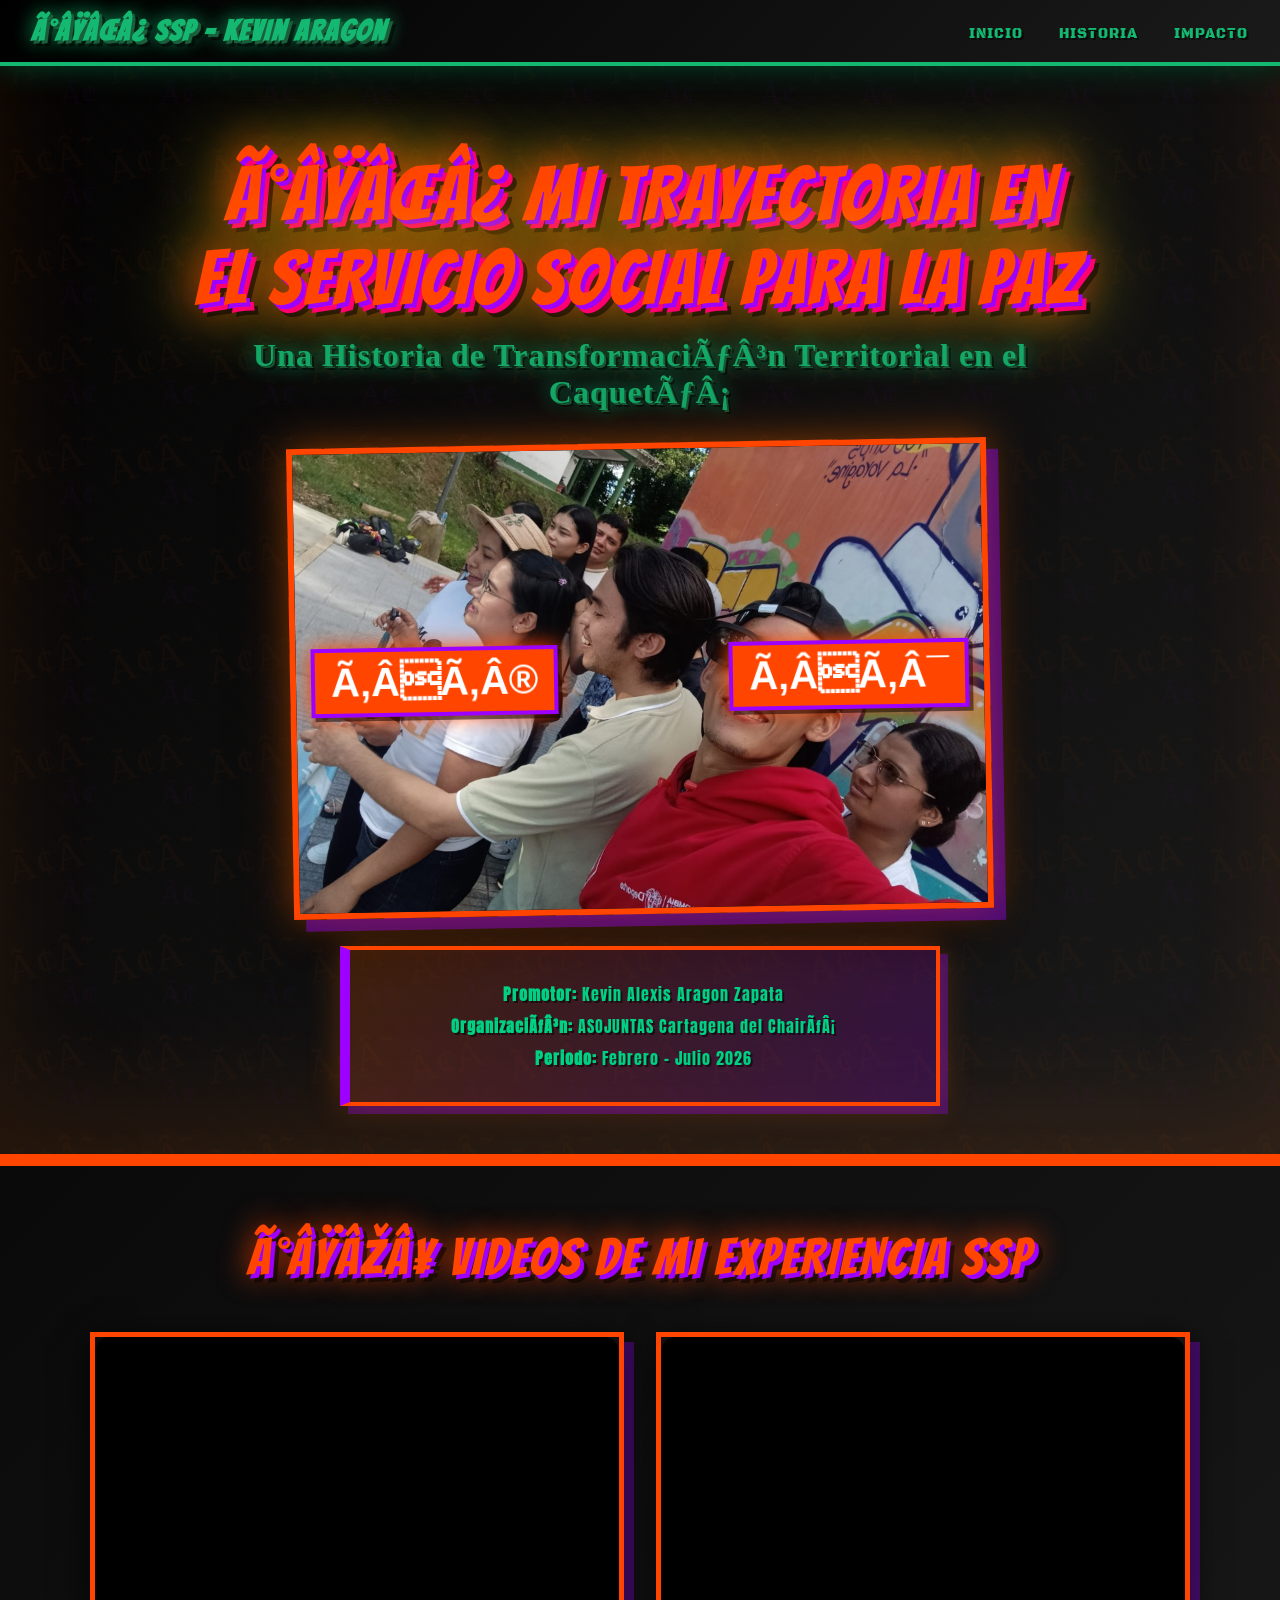
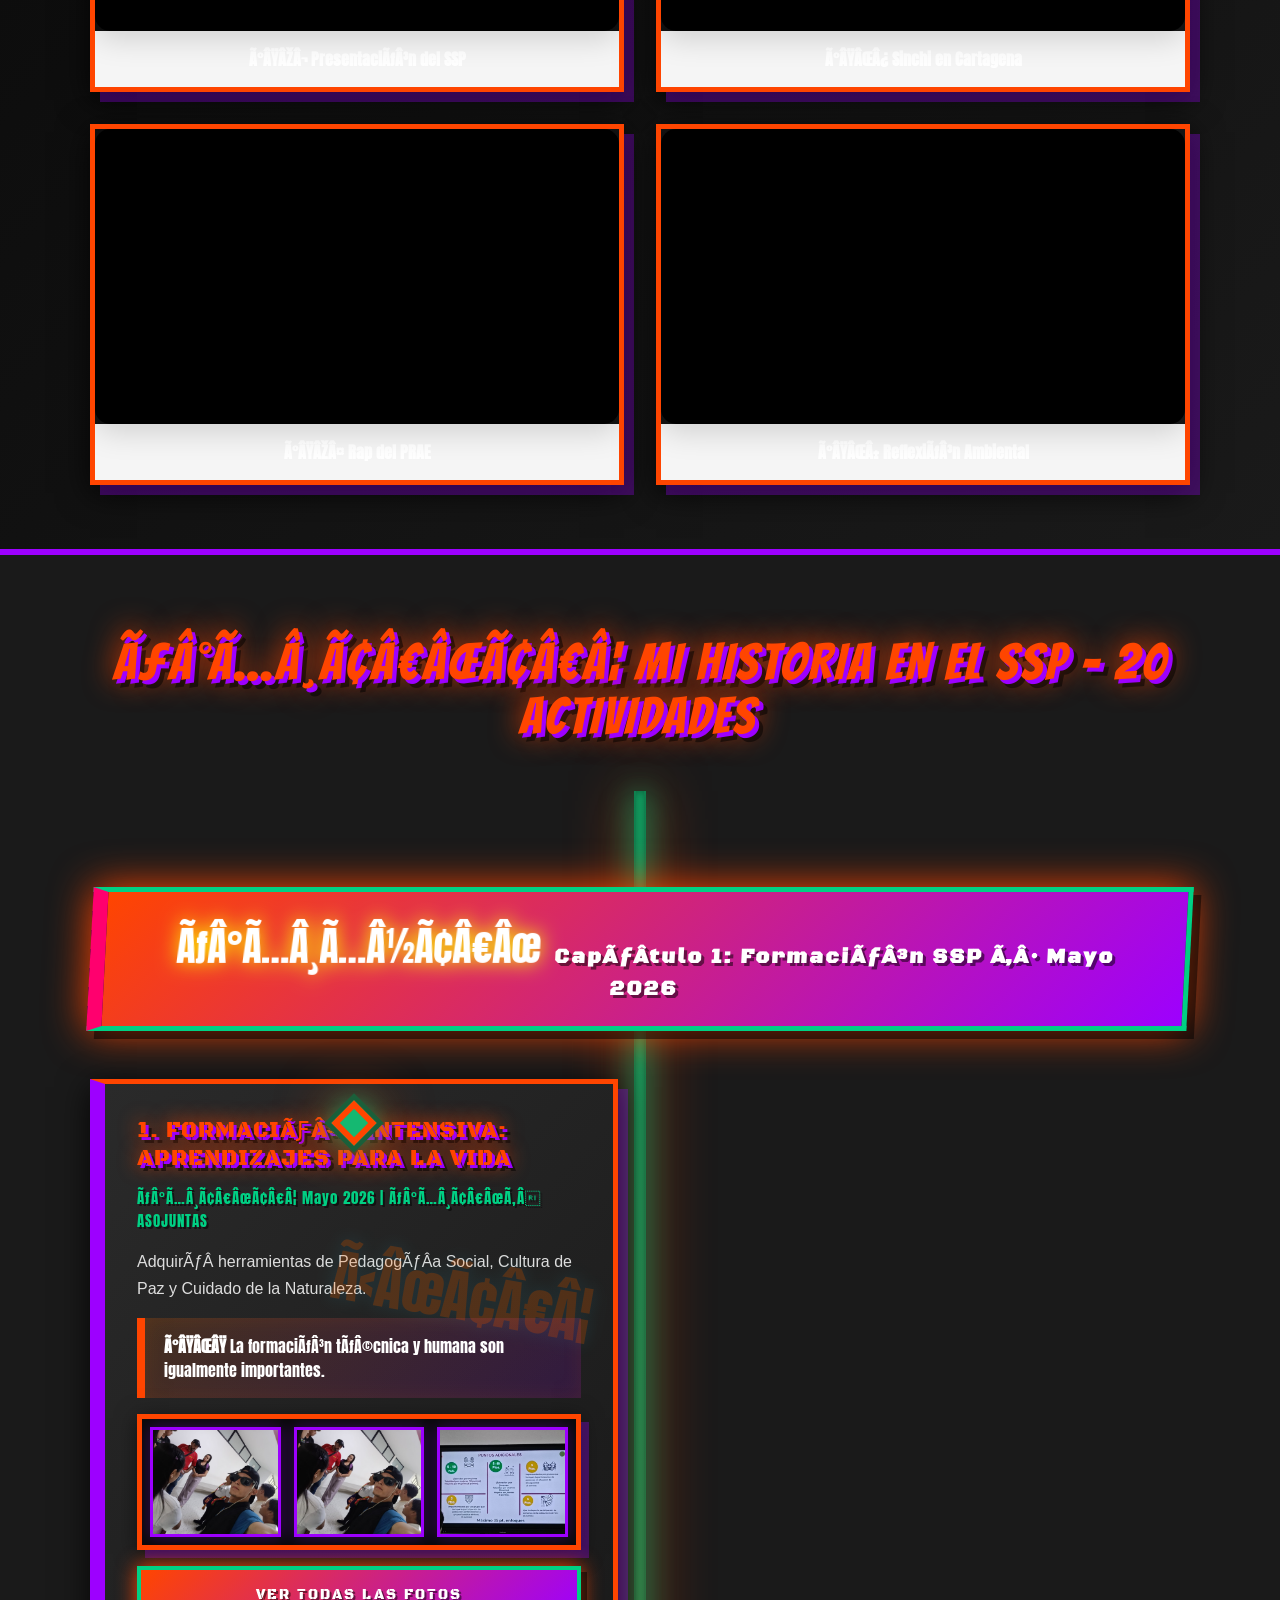
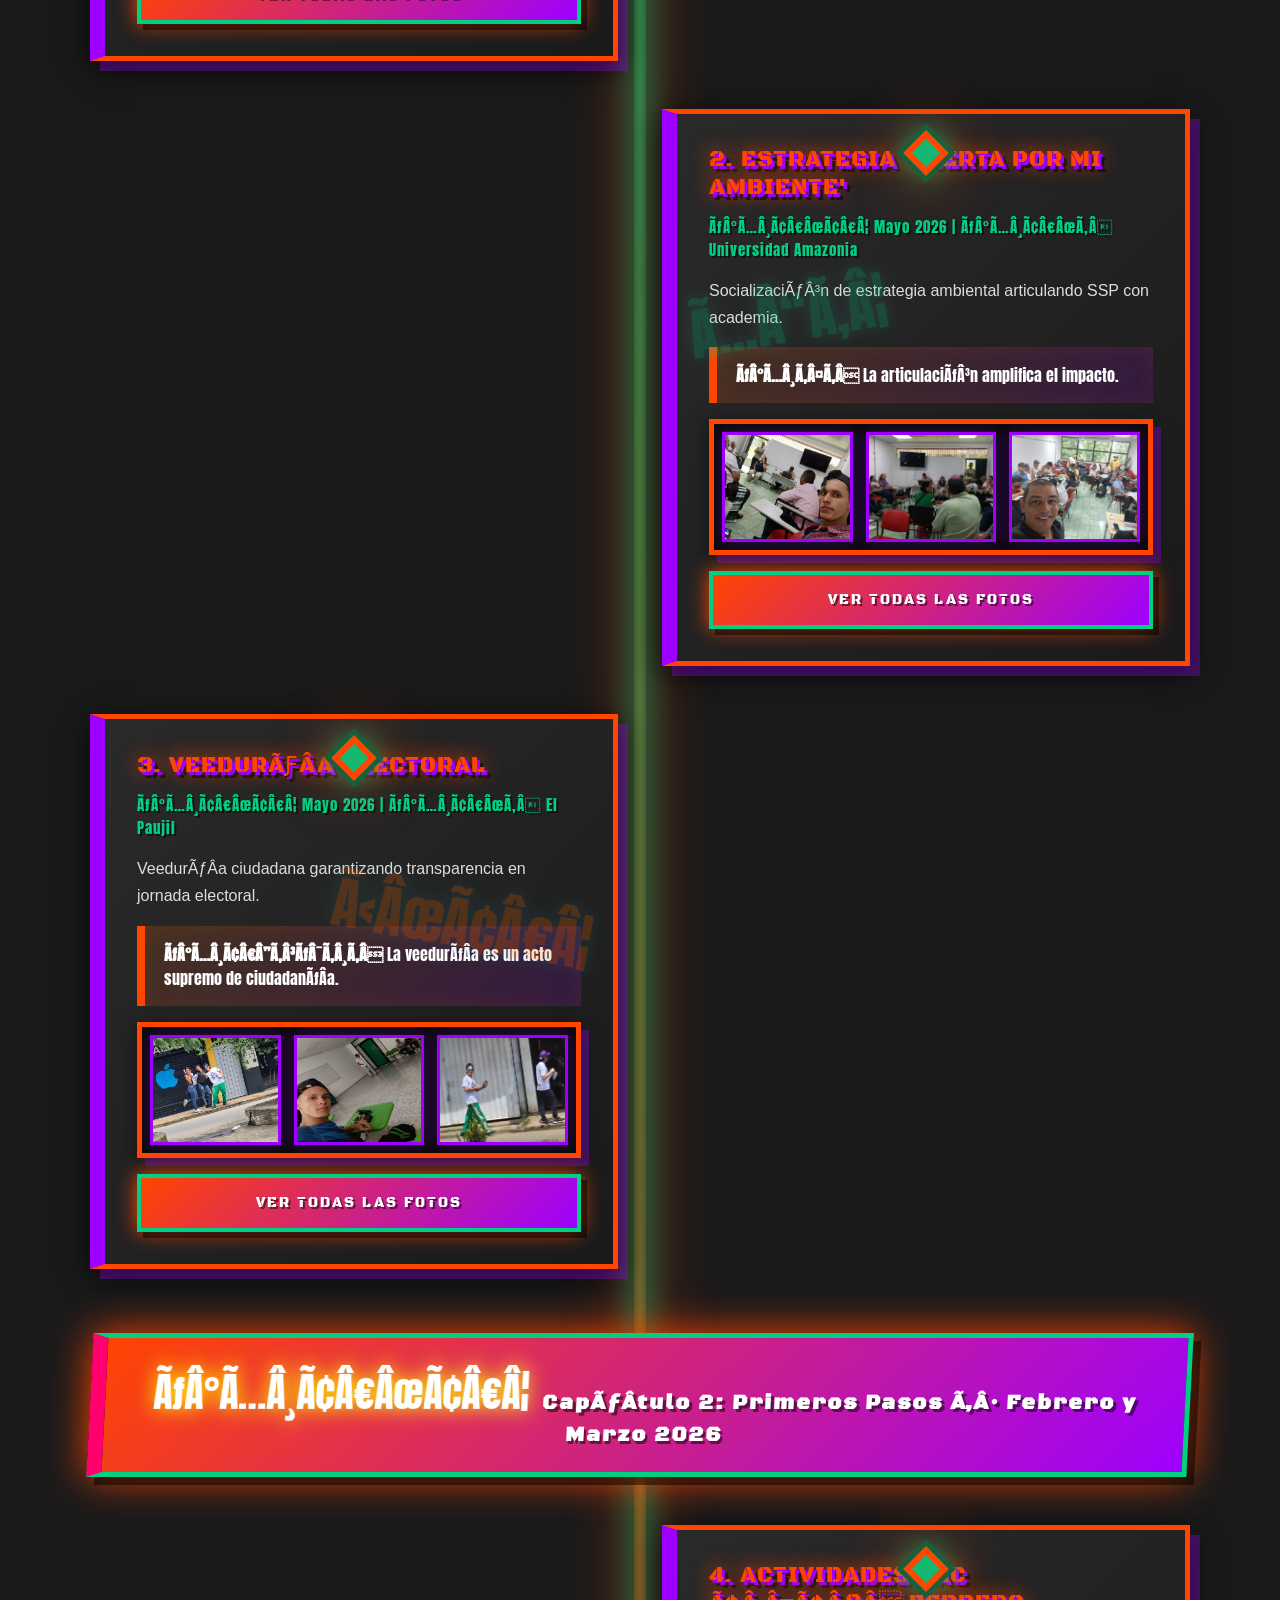
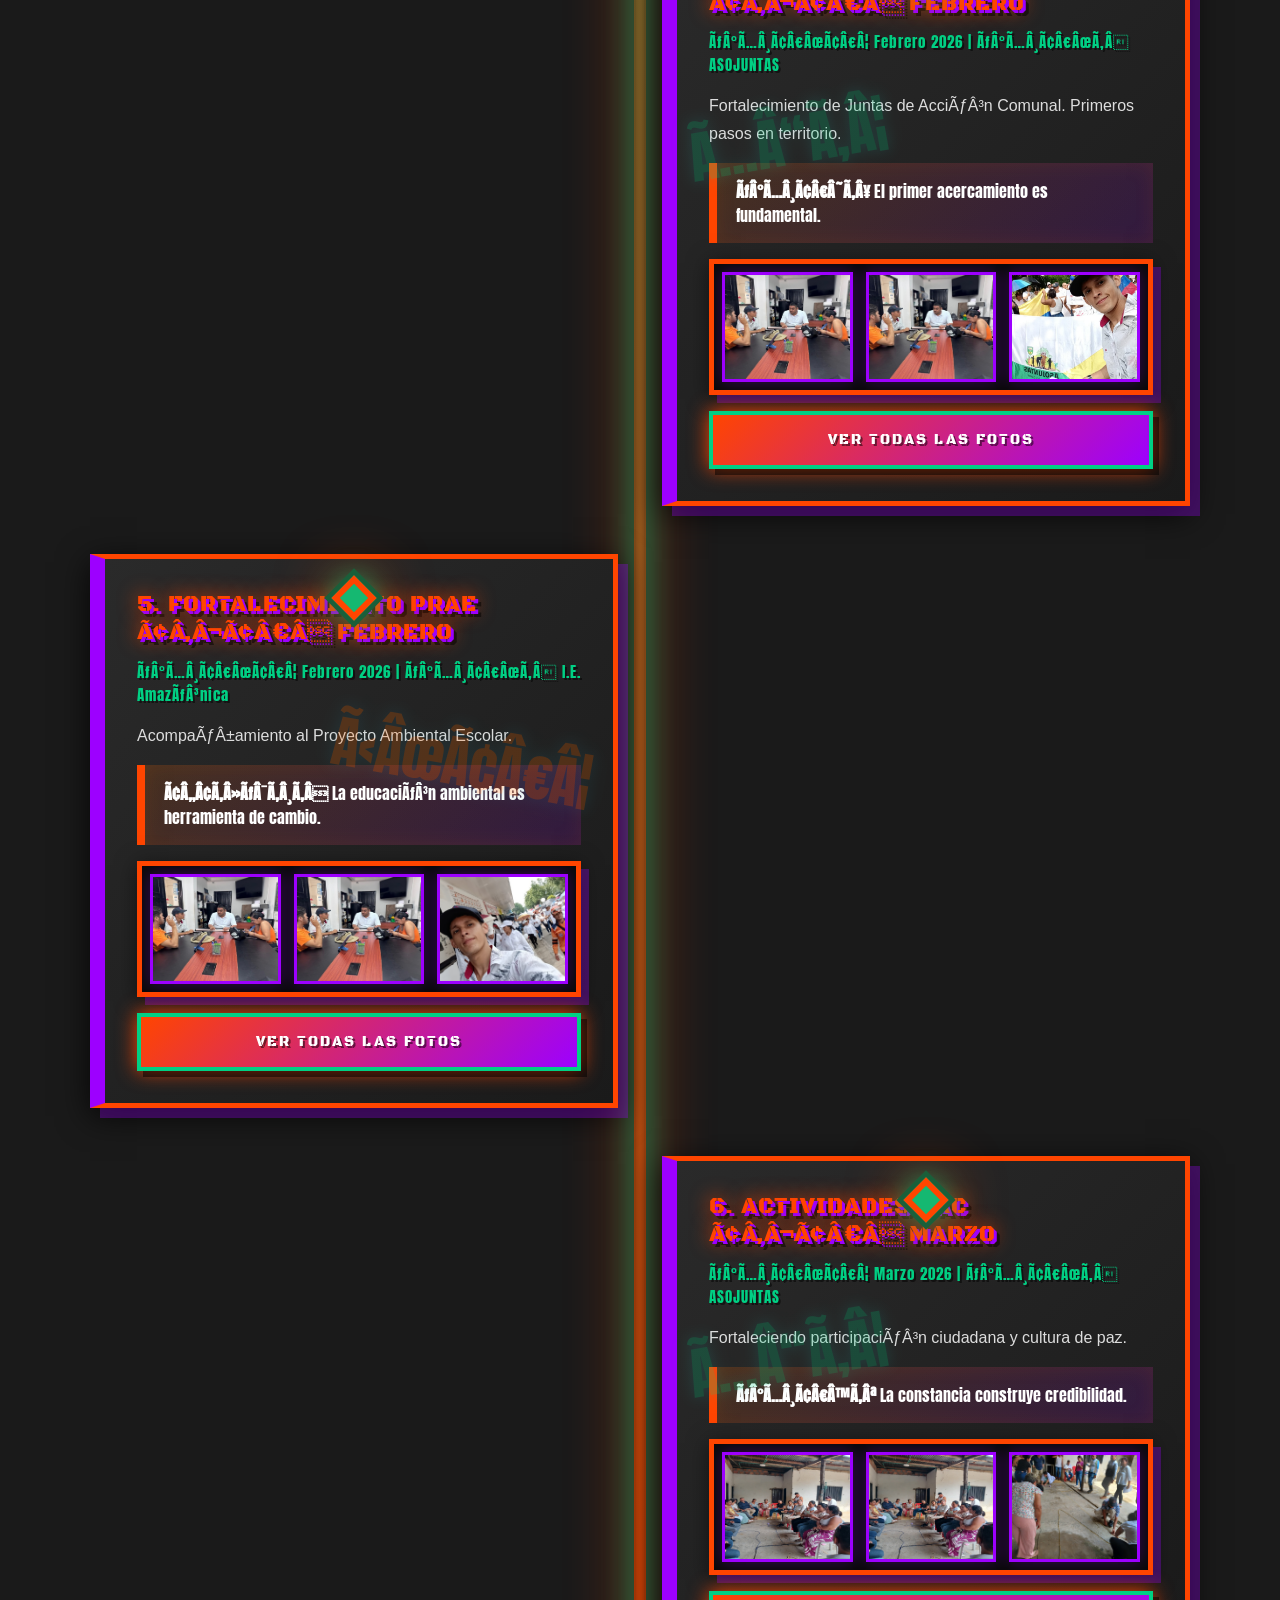
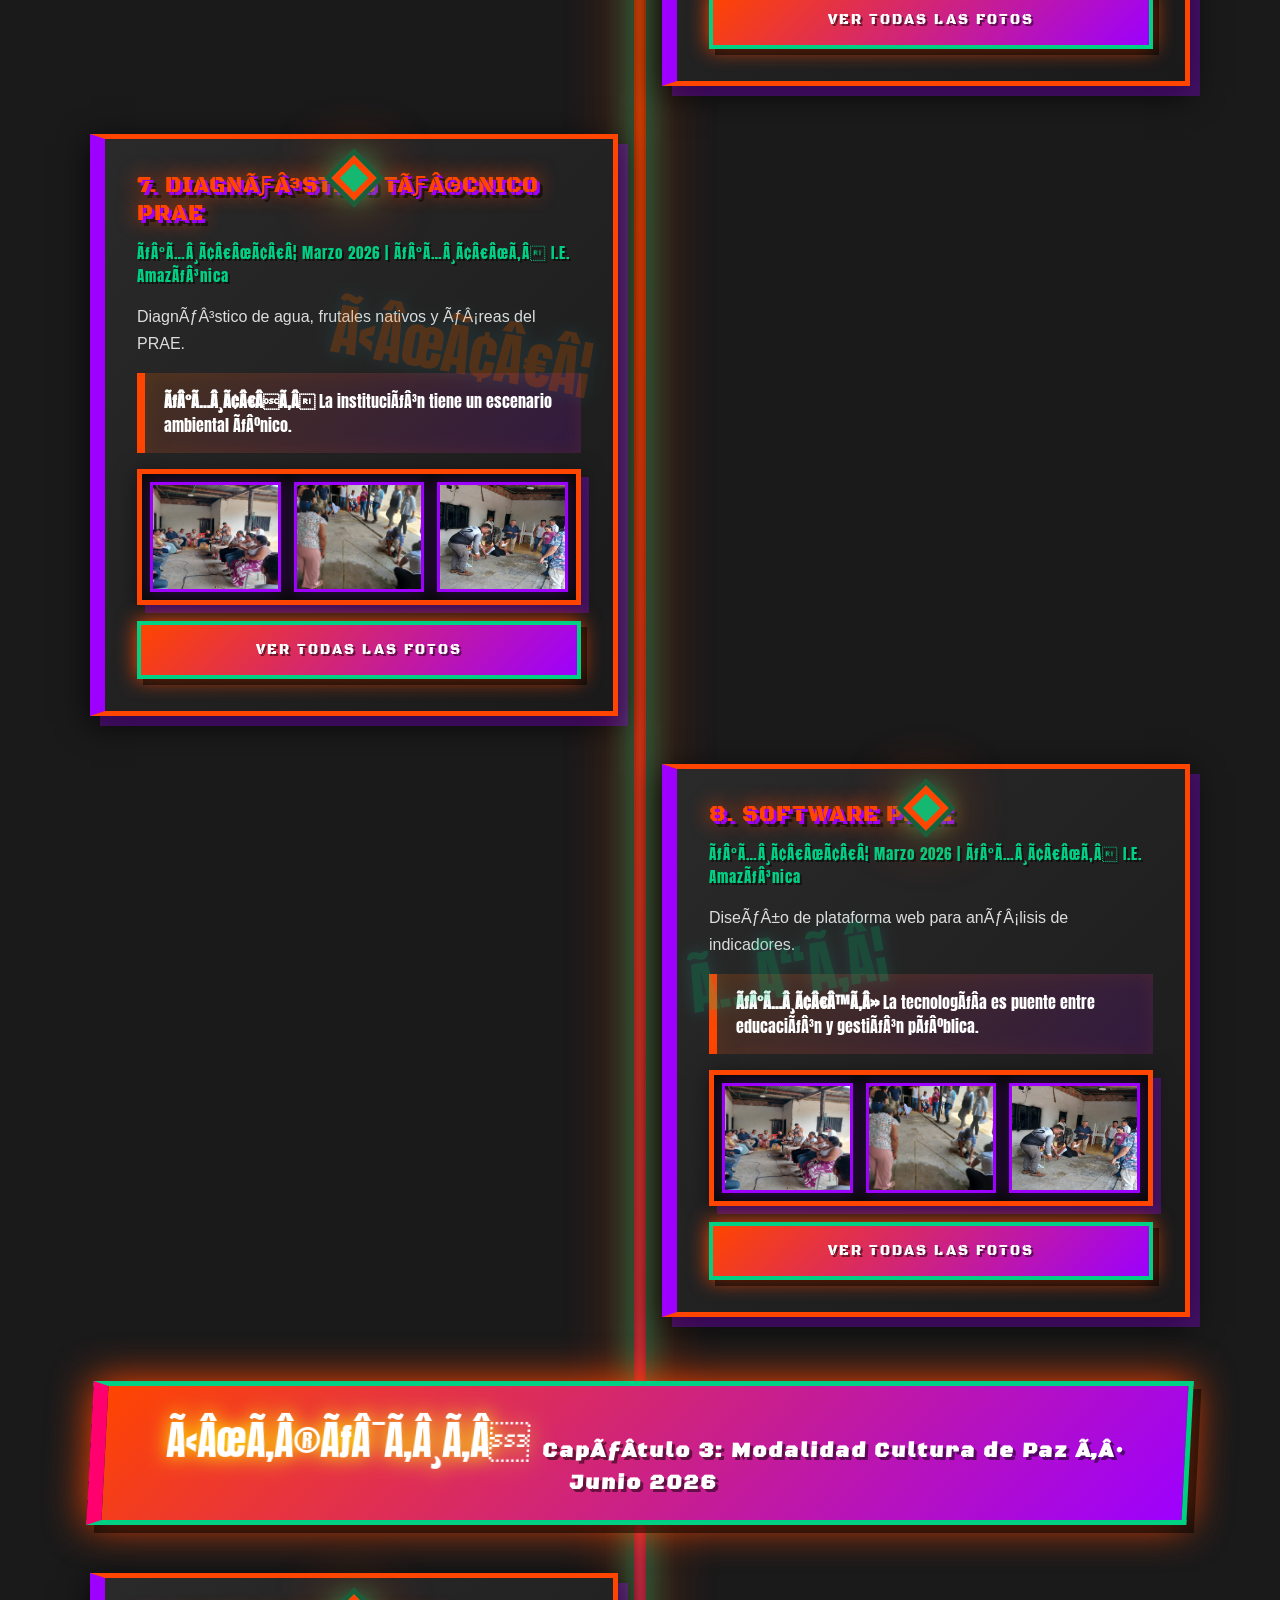
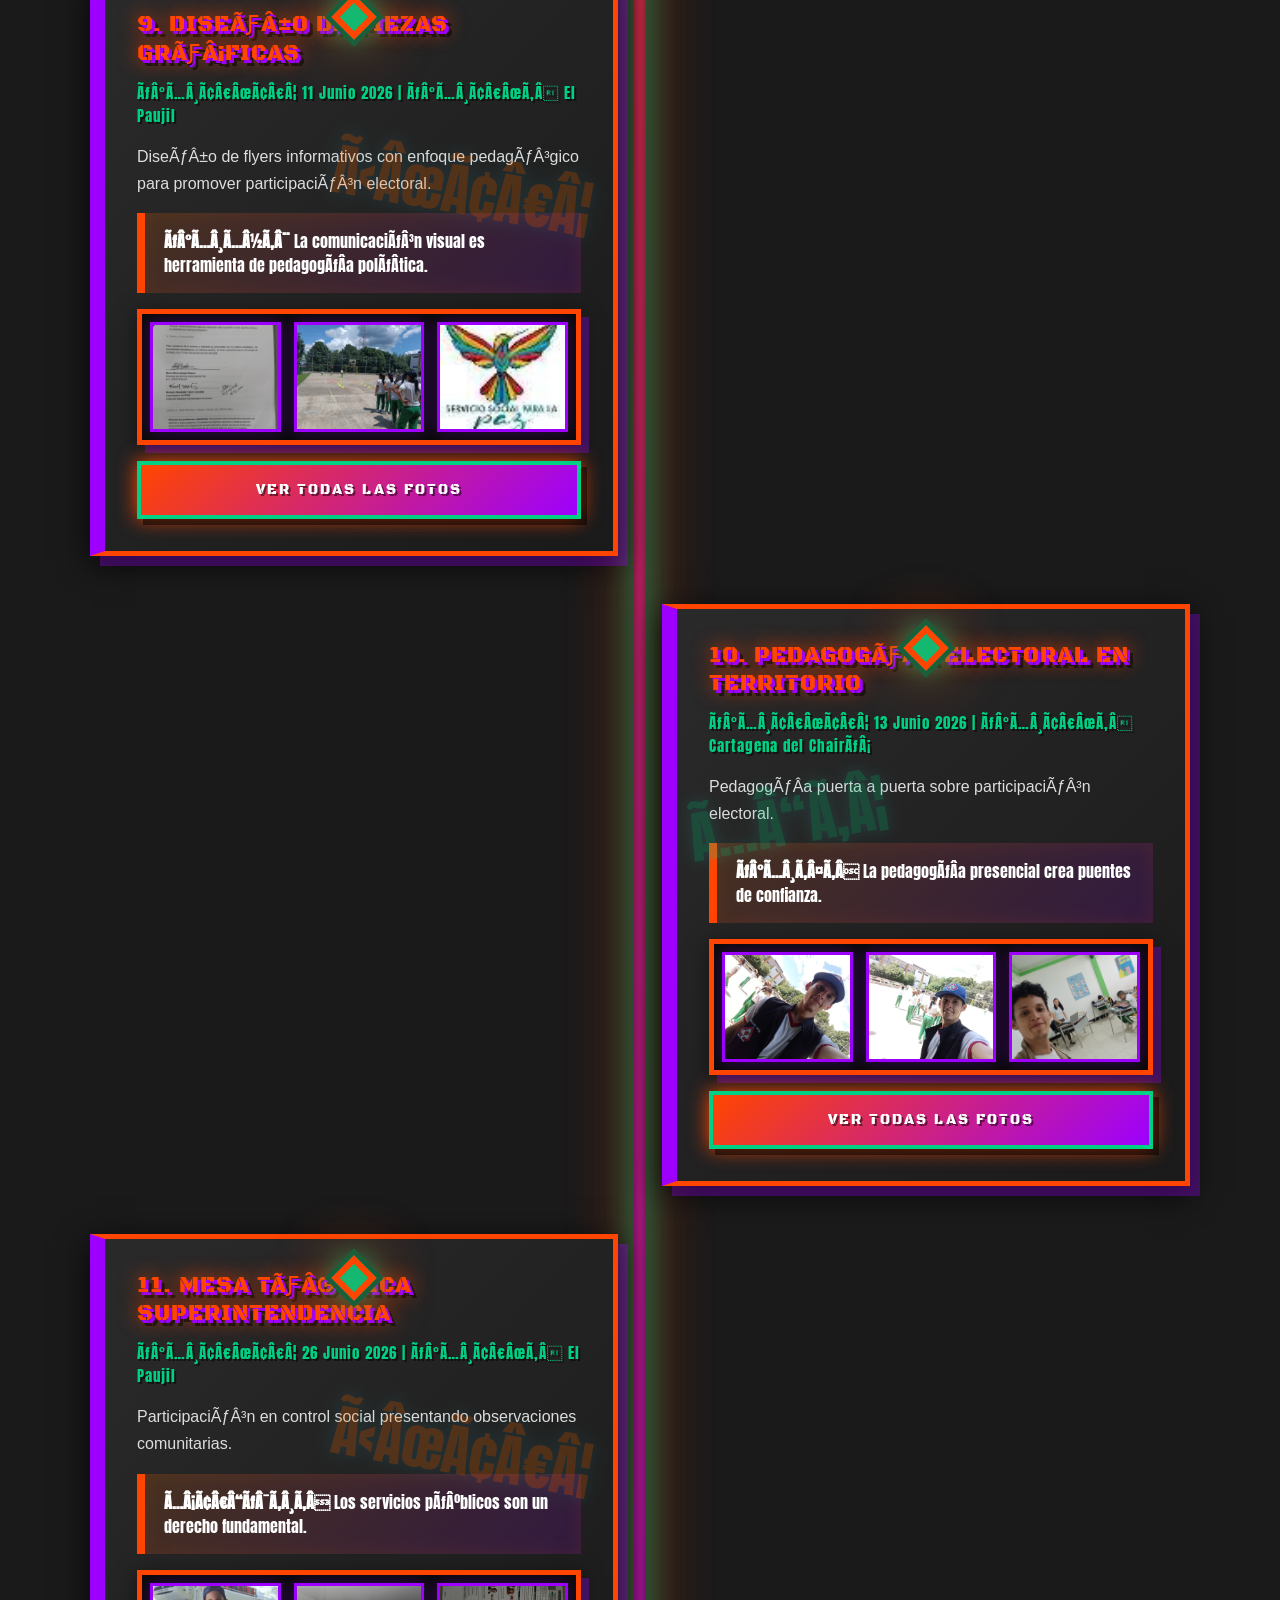
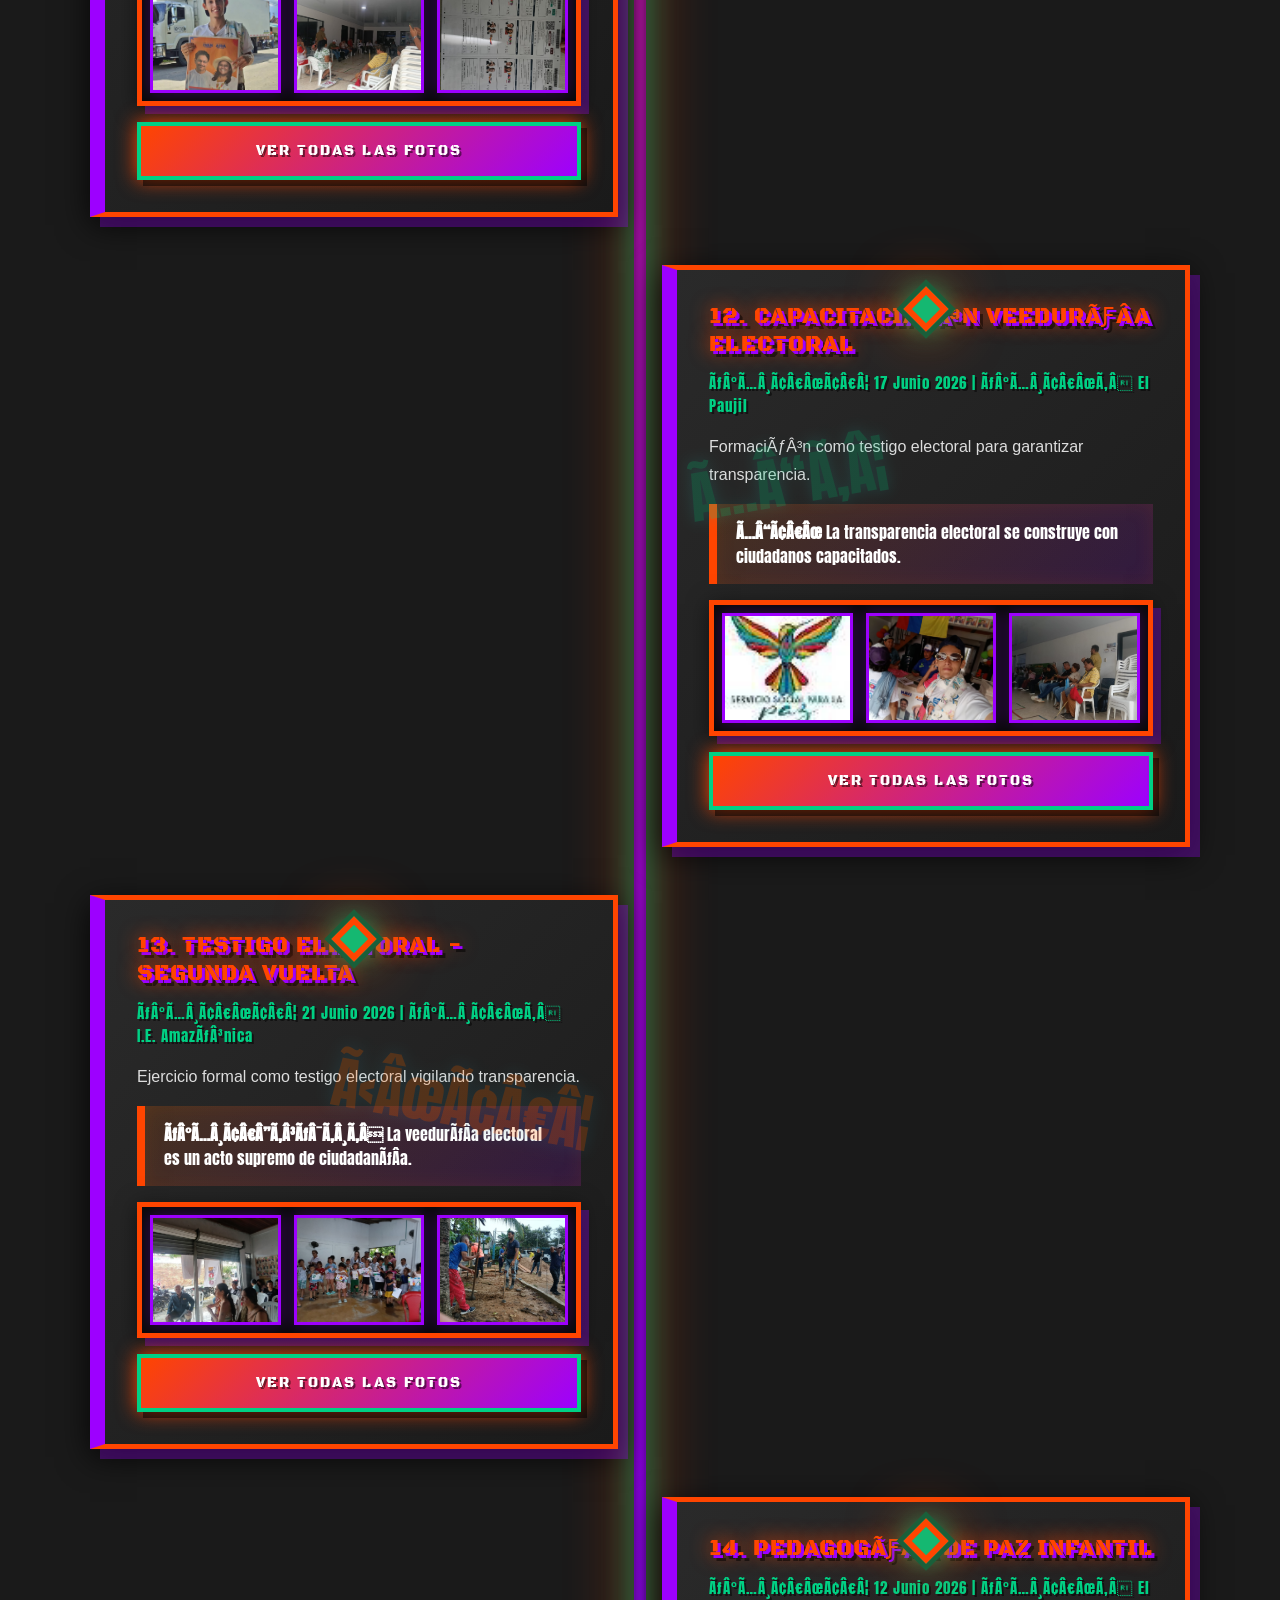
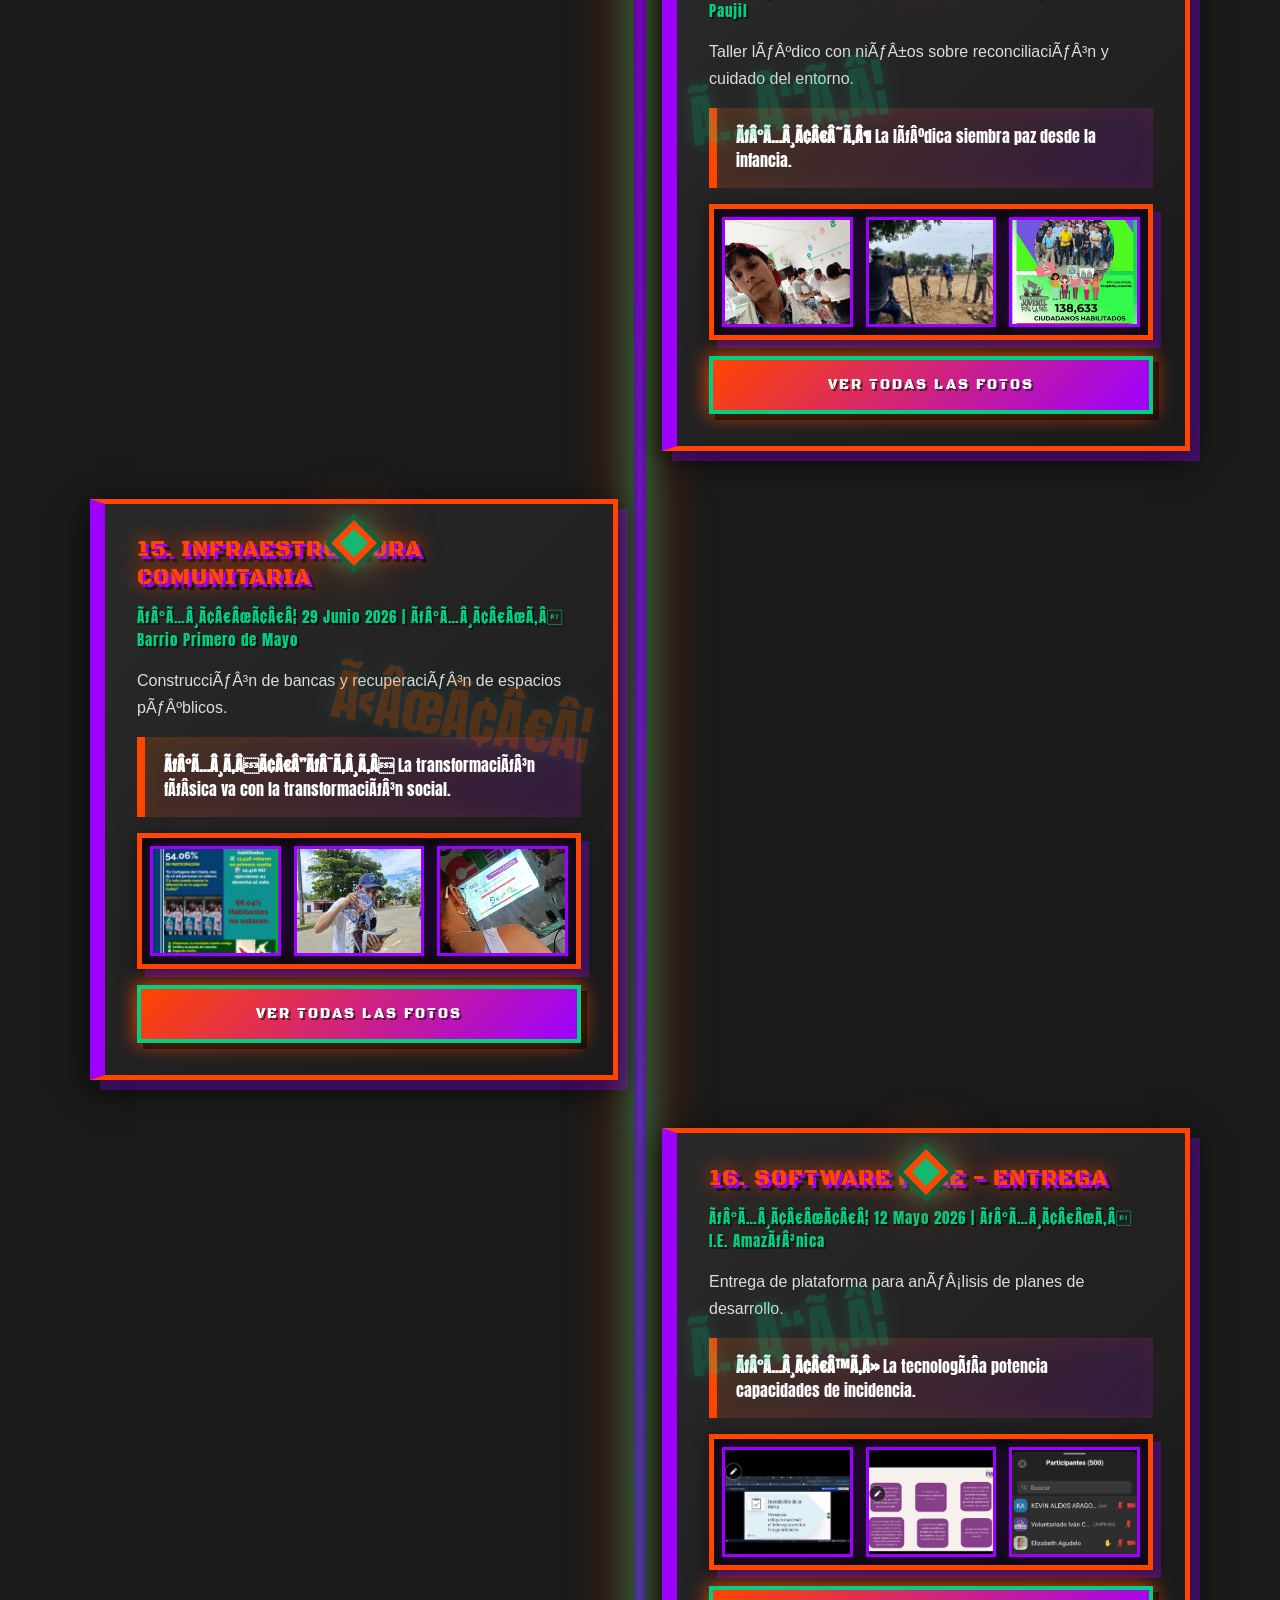
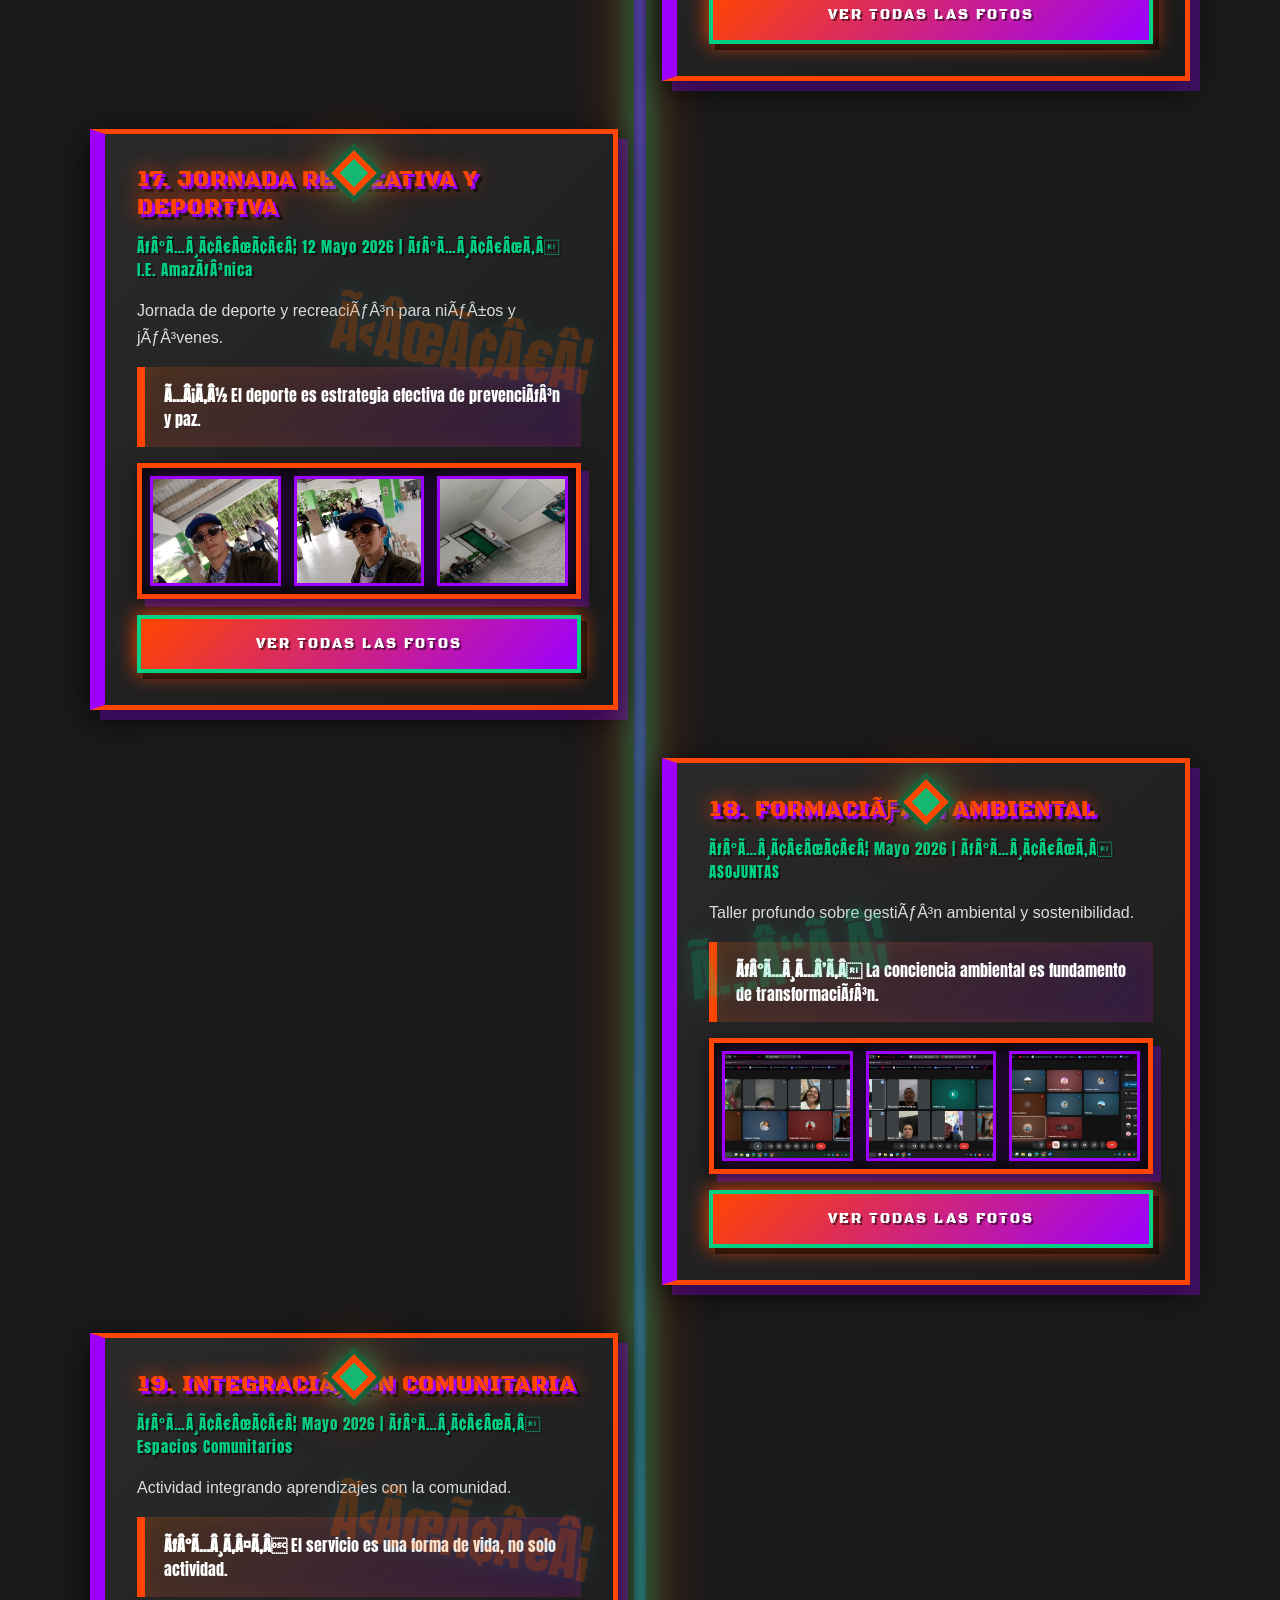
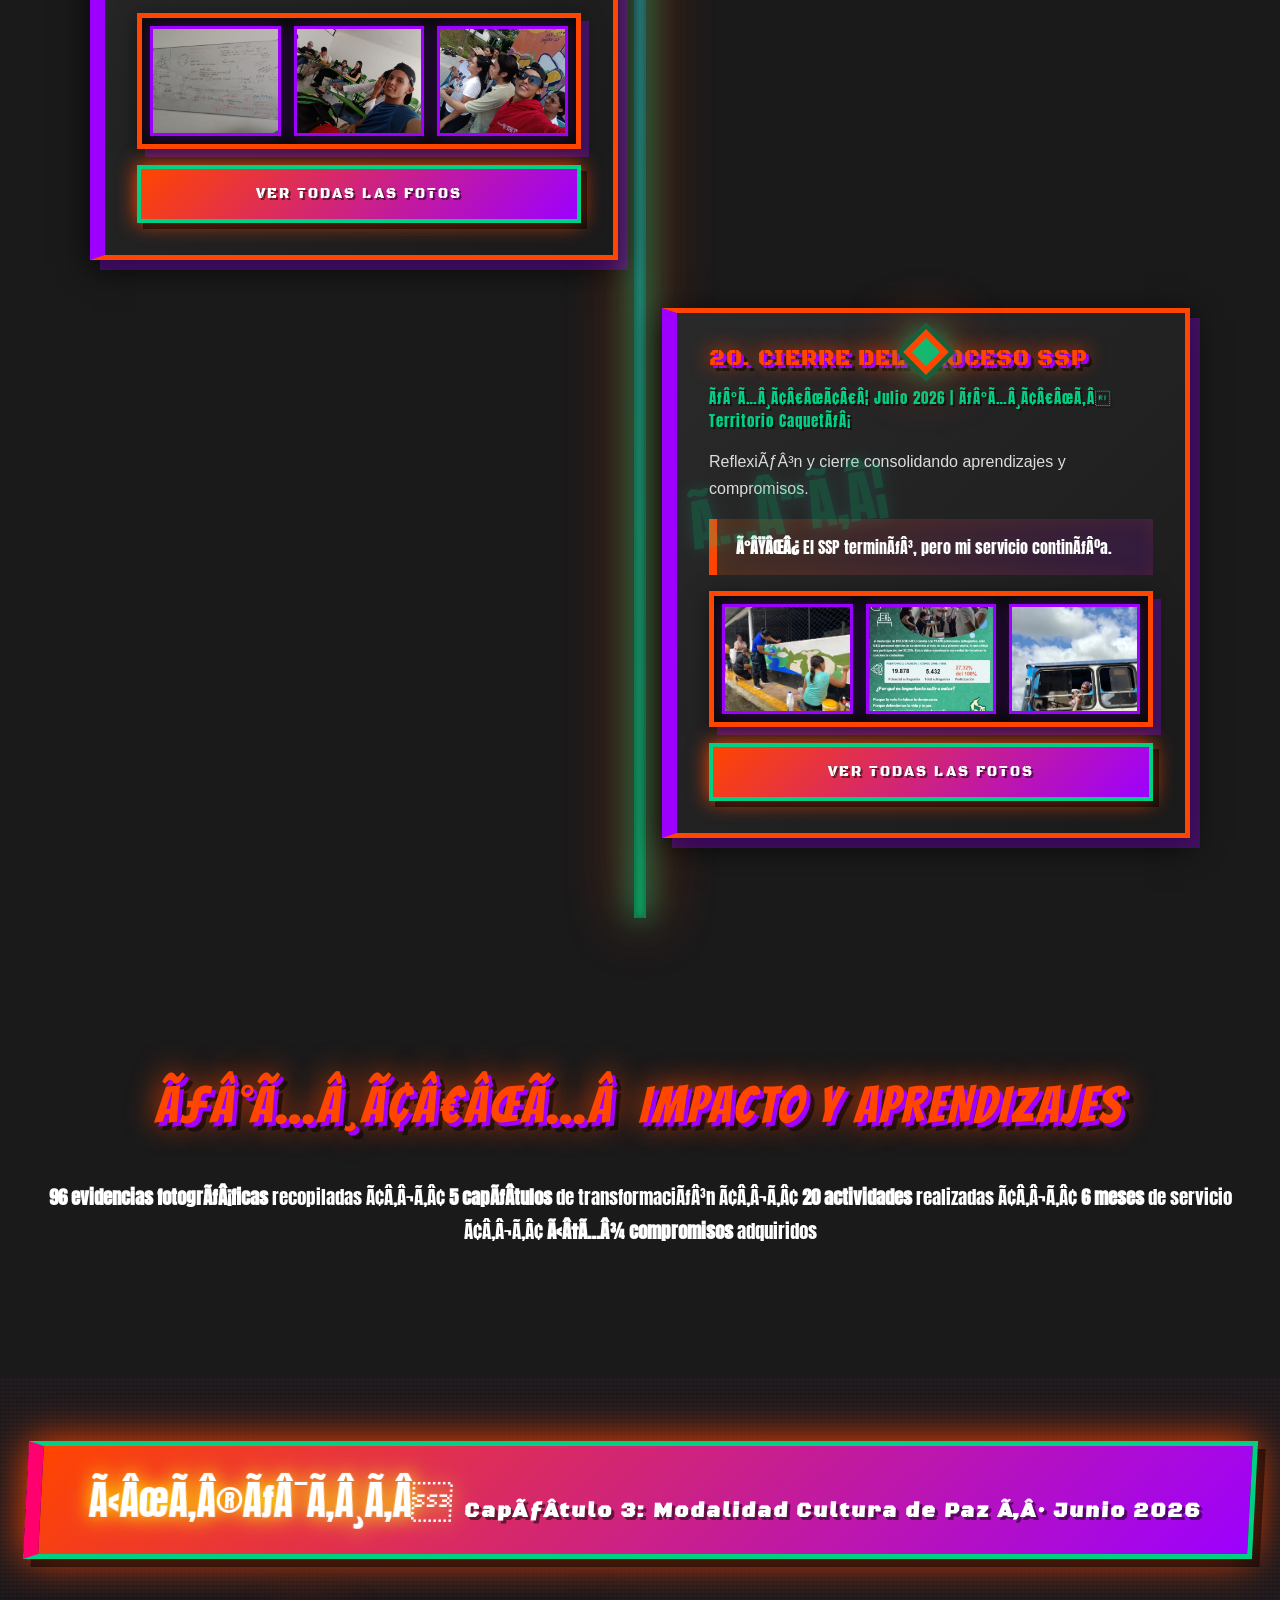
<file: ssp total/TIMELINE_ZIGZAG_BACKUP.html>
﻿Ã¯Â»Â¿<!DOCTYPE html>
<html lang="es">
<head>
    <meta charset="UTF-8">
    <meta name="viewport" content="width=device-width, initial-scale=1.0">
    <title>Mi Trayectoria en el SSP - Kevin Alexis Aragon Zapata</title>
    <link rel="stylesheet" href="css/styles.css">
    <link rel="stylesheet" href="https://cdnjs.cloudflare.com/ajax/libs/font-awesome/6.4.0/css/all.min.css">
    <link rel="stylesheet" href="https://cdnjs.cloudflare.com/ajax/libs/animate.css/4.1.1/animate.min.css"/>
    <style>
        @import url('https://fonts.googleapis.com/css2?family=Bangers&family=Permanent+Marker&family=Anton&family=Black+Ops+One&display=swap');
        
        :root { 
            --primary: #FF6B00; 
            --accent: #00D084; 
            --purple: #9D00FF; 
            --pink: #FF006E; 
            --dark: #0a0a0a; 
            --light: #f5f5f5;
            --neon-orange: #FF4500;
            --neon-yellow: #FFFF00;
            --nature-green: #15B871;
            --forest: #1a5f3a;
        }
        * { margin: 0; padding: 0; box-sizing: border-box; }
        html { scroll-behavior: smooth; }
        ::-webkit-scrollbar { width: 14px; }
        ::-webkit-scrollbar-track { background: #1a1a1a; }
        ::-webkit-scrollbar-thumb { 
            background: linear-gradient(180deg, var(--neon-orange), var(--purple)); 
            border-radius: 10px; 
            border: 2px solid #000;
            box-shadow: 0 0 15px var(--neon-orange);
        }
        
        body { 
            font-family: 'Anton', 'Impact', sans-serif; 
            background: #1a1a1a; 
            color: #fff;
            background-image: 
                repeating-linear-gradient(0deg, transparent, transparent 2px, rgba(255,107,0,0.03) 2px, rgba(255,107,0,0.03) 4px),
                repeating-linear-gradient(90deg, transparent, transparent 2px, rgba(157,0,255,0.03) 2px, rgba(157,0,255,0.03) 4px);
        }
        
        /* NAVBAR */
        .nav { 
            position: fixed; top: 0; left: 0; right: 0; 
            background: linear-gradient(135deg, #000 0%, #1a1a1a 100%); 
            border-bottom: 4px solid var(--nature-green);
            box-shadow: 0 0 30px rgba(21,184,113,0.4), 0 8px 20px rgba(0,0,0,0.8);
            color: white; padding: 1rem 2rem; z-index: 1000; 
            display: flex; justify-content: space-between; align-items: center;
        }
        .nav-brand { 
            font-family: 'Bangers', cursive; 
            font-weight: 700; 
            font-size: 1.8rem; 
            color: var(--nature-green);
            text-shadow: 
                3px 3px 0 var(--forest),
                6px 6px 0 rgba(0,0,0,0.5),
                0 0 20px var(--nature-green);
            letter-spacing: 2px;
            transform: skew(-5deg);
        }
        .nav-links a { 
            color: var(--nature-green); 
            text-decoration: none; 
            margin-left: 2rem; 
            transition: all 0.2s;
            font-family: 'Black Ops One', cursive;
            font-size: 0.9rem;
            text-transform: uppercase;
            letter-spacing: 1px;
            text-shadow: 2px 2px 0 rgba(0,0,0,0.5);
        }
        .nav-links a:hover { 
            color: var(--neon-orange); 
            transform: scale(1.1) rotate(-2deg);
            text-shadow: 0 0 15px var(--neon-orange);
        }
        
        /* HERO */
        .hero { 
            min-height: 70vh; 
            background: 
                linear-gradient(135deg, rgba(0,0,0,0.9) 0%, rgba(26,26,26,0.95) 100%),
                repeating-linear-gradient(45deg, transparent, transparent 10px, rgba(255,107,0,0.05) 10px, rgba(255,107,0,0.05) 20px);
            color: white; 
            padding: 8rem 2rem 3rem; 
            text-align: center; 
            position: relative; 
            overflow: hidden;
            border-bottom: 6px solid var(--neon-orange);
            box-shadow: inset 0 -50px 100px rgba(255,107,0,0.1);
        }
        .hero::before { 
            content: ''; 
            position: absolute; 
            inset: 0; 
            background-image: url('data:image/svg+xml,<svg width="100" height="100" xmlns="http://www.w3.org/2000/svg"><text x="10" y="50" font-size="40" fill="rgba(255,107,0,0.03)" transform="rotate(-15 50 50)">Ã¢Â˜Â…</text><text x="60" y="80" font-size="30" fill="rgba(157,0,255,0.03)">Ã¢ÂœÂ¦</text></svg>'); 
            animation: floatBg 20s ease-in-out infinite; 
        }
        @keyframes floatBg { 0%,100%{transform:translateY(0) rotate(0deg)} 50%{transform:translateY(-15px) rotate(5deg)} }
        .hero-content { position: relative; z-index: 2; }
        .hero h1 { 
            font-family: 'Bangers', cursive;
            font-size: clamp(2.5rem, 6vw, 5rem); 
            margin-bottom: 1rem; 
            color: var(--neon-orange);
            text-shadow: 
                4px 4px 0 var(--purple),
                8px 8px 0 var(--pink),
                12px 12px 0 rgba(0,0,0,0.5),
                0 0 40px var(--neon-orange),
                0 0 80px var(--neon-yellow);
            font-weight: 400;
            letter-spacing: 3px;
            transform: skew(-2deg);
            line-height: 1.1;
        }
        .hero h2 { 
            font-family: 'Permanent Marker', cursive;
            font-size: clamp(1rem, 2.5vw, 2rem); 
            color: var(--nature-green);
            margin-bottom: 2rem;
            text-shadow: 
                2px 2px 0 var(--forest),
                4px 4px 0 rgba(0,0,0,0.5),
                0 0 20px var(--nature-green);
            letter-spacing: 1px;
        }
        .hero-info { 
            background: linear-gradient(135deg, rgba(255,107,0,0.2), rgba(157,0,255,0.2)); 
            backdrop-filter: blur(10px); 
            padding: 1.5rem 2rem; 
            border-radius: 0; 
            border: 4px solid var(--neon-orange);
            border-left: 10px solid var(--purple);
            margin-top: 2rem; 
            max-width: 600px; 
            margin-left: auto; 
            margin-right: auto;
            box-shadow: 
                8px 8px 0 rgba(157,0,255,0.3),
                0 0 30px rgba(255,107,0,0.3);
            transform: skew(-1deg);
        }
        .hero-info p { 
            margin: 0.5rem 0; 
            font-size: 1rem;
            font-family: 'Anton', sans-serif;
            letter-spacing: 1px;
            color: var(--accent);
            text-shadow: 2px 2px 0 rgba(0,0,0,0.5);
        }
        
        /* CAROUSEL */
        .carousel-section { 
            position: relative; 
            max-width: 700px; 
            margin: 2rem auto; 
            border-radius: 0; 
            overflow: hidden; 
            border: 6px solid var(--neon-orange);
            box-shadow: 
                12px 12px 0 rgba(157,0,255,0.4),
                0 0 40px rgba(255,107,0,0.5),
                0 20px 60px rgba(0,0,0,0.8);
            transform: rotate(-1deg);
        }
        .carousel-container { position: relative; padding-bottom: 66.67%; overflow: hidden; }
        .carousel-track { position: absolute; top: 0; left: 0; width: 100%; height: 100%; display: flex; transition: transform 0.6s ease; }
        .carousel-slide { min-width: 100%; height: 100%; }
        .carousel-slide img { width: 100%; height: 100%; object-fit: cover; }
        .carousel-nav { 
            position: absolute; 
            top: 50%; 
            transform: translateY(-50%); 
            background: var(--neon-orange); 
            border: 4px solid var(--purple); 
            color: white; 
            font-size: 2.5rem; 
            padding: 0.5rem 1rem; 
            cursor: pointer; 
            transition: all 0.1s; 
            border-radius: 0; 
            z-index: 10;
            font-weight: 900;
            box-shadow: 
                4px 4px 0 rgba(0,0,0,0.5),
                0 0 20px var(--neon-orange);
        }
        .carousel-nav:hover { 
            background: var(--purple); 
            transform: translateY(-50%) scale(1.1) rotate(5deg);
            box-shadow: 
                6px 6px 0 rgba(0,0,0,0.5),
                0 0 30px var(--purple);
        }
        .carousel-prev { left: 15px; }
        .carousel-next { right: 15px; }
        
        /* SECTION */
        .section { 
            padding: 5rem 2rem; 
            position: relative;
            background: #1a1a1a;
        }
        .section-content { max-width: 1200px; margin: 0 auto; position: relative; z-index: 1; }
        .section-title { 
            font-family: 'Bangers', cursive;
            font-size: clamp(2.5rem, 4vw, 4rem); 
            text-align: center; 
            color: var(--neon-orange);
            margin-bottom: 3rem; 
            font-weight: 400;
            text-shadow: 
                4px 4px 0 var(--purple),
                8px 8px 0 rgba(0,0,0,0.5),
                0 0 30px var(--neon-orange);
            letter-spacing: 3px;
            transform: skew(-2deg);
        }
        
        /* TIMELINE ZIGZAG */
        .timeline { max-width: 1100px; margin: 0 auto; position: relative; padding: 2rem 0; }
        .timeline::before { 
            content: ''; 
            position: absolute; 
            left: 50%; 
            top: 0; 
            bottom: 0; 
            width: 8px; 
            background: linear-gradient(180deg, var(--nature-green), var(--neon-orange), var(--purple), var(--nature-green)); 
            transform: translateX(-50%); 
            z-index: 0; 
            box-shadow: 
                0 0 30px var(--nature-green),
                0 0 60px var(--neon-orange),
                inset 0 0 10px rgba(0,0,0,0.5);
            border-left: 2px solid rgba(0,0,0,0.3);
            border-right: 2px solid rgba(0,0,0,0.3);
        }
        
        /* CHAPTER BADGE */
        .chapter-badge { position: relative; text-align: center; margin: 4rem 0 3rem; z-index: 10; }
        .chapter-badge-content { 
            display: inline-block; 
            background: linear-gradient(135deg, var(--neon-orange), var(--purple)); 
            color: white; 
            padding: 1.5rem 3rem; 
            border-radius: 0; 
            box-shadow: 
                8px 8px 0 rgba(0,0,0,0.5),
                0 0 40px var(--neon-orange); 
            border: 5px solid var(--accent);
            border-left: 15px solid var(--pink);
            transform: skew(-3deg);
        }
        .chapter-emoji { 
            font-size: 2.5rem; 
            margin-right: 0.8rem; 
            display: inline-block; 
            animation: floatEmoji 1.5s ease-in-out infinite;
            filter: drop-shadow(0 0 10px var(--neon-yellow));
        }
        @keyframes floatEmoji { 
            0%,100%{transform:translateY(0) rotate(-5deg) scale(1)} 
            50%{transform:translateY(-12px) rotate(5deg) scale(1.1)} 
        }
        .chapter-title { 
            font-family: 'Black Ops One', cursive;
            font-size: 1.3rem; 
            font-weight: bold; 
            vertical-align: middle;
            letter-spacing: 2px;
            text-shadow: 3px 3px 0 rgba(0,0,0,0.5);
        }
        
        /* ACTIVITY */
        .activity { margin: 3rem 0; position: relative; z-index: 5; }
        .activity.left { margin-left: 0; margin-right: 52%; }
        .activity.right { margin-left: 52%; margin-right: 0; }
        
        .activity-dot { 
            position: absolute; 
            left: 50%; 
            top: 28px; 
            width: 32px; 
            height: 32px; 
            background: var(--nature-green); 
            border: 6px solid var(--neon-orange); 
            border-radius: 0; 
            transform: translateX(-50%) rotate(45deg); 
            z-index: 10; 
            box-shadow: 
                0 0 0 5px var(--forest), 
                0 0 30px var(--nature-green),
                0 0 60px var(--neon-orange); 
            animation: pulseNode 1s ease-in-out infinite;
        }
        @keyframes pulseNode { 
            0%,100%{
                box-shadow: 0 0 0 5px var(--forest), 0 0 30px var(--nature-green), 0 0 60px var(--neon-orange);
                transform: translateX(-50%) rotate(45deg) scale(1);
            } 
            50%{
                box-shadow: 0 0 0 5px var(--forest), 0 0 50px var(--nature-green), 0 0 100px var(--neon-orange), 0 0 0 20px rgba(21,184,113,0.2);
                transform: translateX(-50%) rotate(45deg) scale(1.15);
            } 
        }
        
        .activity-box { 
            background: linear-gradient(135deg, #2a2a2a 0%, #1a1a1a 100%); 
            padding: 2rem; 
            border-radius: 0; 
            box-shadow: 
                10px 10px 0 rgba(157,0,255,0.3),
                0 8px 30px rgba(0,0,0,0.8); 
            transition: all 0.1s; 
            border: 5px solid var(--neon-orange);
            border-left: 15px solid var(--purple);
            position: relative;
            overflow: hidden;
        }
        .activity-box::before {
            content: '';
            position: absolute;
            top: -2px;
            left: -2px;
            right: -2px;
            bottom: -2px;
            background: linear-gradient(45deg, var(--neon-orange), var(--purple), var(--pink));
            z-index: -1;
            opacity: 0;
            transition: opacity 0.1s;
        }
        .activity:hover .activity-box { 
            transform: translateY(-8px) rotate(-1deg); 
            box-shadow: 
                15px 15px 0 rgba(157,0,255,0.4),
                0 15px 50px rgba(255,107,0,0.4),
                0 0 30px var(--neon-orange);
        }
        .activity:hover .activity-box::before {
            opacity: 0.1;
        }
        
        /* GRAFFITI DECORATIONS */
        .activity.right::after { content: 'Ã…Â“Ã‚Â¦'; position: absolute; left: 5%; top: 30%; font-size: 3.5rem; color: var(--accent); opacity: 0.22; text-shadow: 0 0 12px rgba(21,152,149,0.8), 0 0 24px rgba(87,197,182,0.5); animation: pulseGraffiti 2s ease-in-out infinite; z-index: 0; transform: rotate(-10deg); }
        .activity.left::after { content: 'Ã‹ÂœÃ¢Â€Â¦'; position: absolute; right: 5%; top: 30%; font-size: 3.5rem; color: var(--primary); opacity: 0.22; text-shadow: 0 0 12px rgba(26,95,122,0.8), 0 0 24px rgba(87,197,182,0.5); animation: pulseGraffiti 2.3s ease-in-out infinite; z-index: 0; transform: rotate(10deg); }
        @keyframes pulseGraffiti { 0%,100%{opacity:0.18;transform:rotate(-10deg) scale(1)} 50%{opacity:0.32;transform:rotate(-10deg) scale(1.15)} }
        
        .activity-title { 
            font-family: 'Black Ops One', cursive;
            font-size: 1.4rem; 
            color: var(--neon-orange);
            font-weight: 400;
            margin-bottom: 0.8rem;
            text-shadow: 
                3px 3px 0 var(--purple),
                6px 6px 0 rgba(0,0,0,0.5),
                0 0 20px var(--neon-orange);
            letter-spacing: 1px;
            text-transform: uppercase;
        }
        .activity-meta { 
            font-family: 'Anton', sans-serif;
            font-size: 0.95rem; 
            color: var(--accent);
            font-weight: 400;
            margin-bottom: 1rem;
            letter-spacing: 1px;
            text-shadow: 2px 2px 0 rgba(0,0,0,0.5);
        }
        .activity-desc { 
            margin: 1rem 0; 
            line-height: 1.7; 
            color: #ddd;
            font-family: 'Segoe UI', sans-serif;
            font-weight: 300;
        }
        .learning { 
            background: linear-gradient(135deg, rgba(255,107,0,0.15), rgba(157,0,255,0.15)); 
            padding: 1rem 1.2rem; 
            border-left: 8px solid var(--neon-orange);
            margin: 1rem 0; 
            border-radius: 0;
            box-shadow: inset 0 0 20px rgba(255,107,0,0.1);
            font-weight: 300;
        }
        
        .photos { 
            display: grid; 
            grid-template-columns: repeat(3, 1fr); 
            gap: 0.8rem; 
            margin: 1rem 0; 
            border-radius: 0;
            overflow: hidden; 
            border: 5px solid var(--neon-orange);
            box-shadow: 
                8px 8px 0 rgba(157,0,255,0.3),
                0 4px 20px rgba(0,0,0,0.5);
            padding: 0.5rem;
            background: #0a0a0a;
        }
        .photos img { 
            width: 100%; 
            height: 110px; 
            object-fit: cover; 
            transition: all 0.1s;
            border: 3px solid var(--purple);
            box-shadow: 0 0 15px rgba(157,0,255,0.3);
        }
        .photos img:hover { 
            transform: scale(1.08) rotate(-2deg);
            border-color: var(--neon-orange);
            box-shadow: 0 0 25px var(--neon-orange);
            z-index: 10;
        }
        
        .gallery { 
            display: none; 
            grid-template-columns: repeat(auto-fill, minmax(140px, 1fr)); 
            gap: 1rem; 
            margin-top: 1.5rem; 
            padding-top: 1.5rem; 
            border-top: 4px solid var(--neon-orange);
        }
        .gallery.show { display: grid; }
        .gallery img { 
            width: 100%; 
            height: 130px; 
            object-fit: cover; 
            border-radius: 0;
            border: 4px solid var(--purple);
            cursor: pointer; 
            transition: all 0.1s;
            box-shadow: 
                4px 4px 0 rgba(0,0,0,0.5),
                0 0 15px rgba(157,0,255,0.3);
        }
        .gallery img:hover { 
            transform: scale(1.1) rotate(-3deg);
            border-color: var(--neon-orange);
            box-shadow: 
                6px 6px 0 rgba(0,0,0,0.5),
                0 0 30px var(--neon-orange);
            z-index: 10;
        }
        
        .btn { 
            display: block; 
            width: 100%; 
            padding: 1rem 1.5rem; 
            background: linear-gradient(135deg, var(--neon-orange), var(--purple)); 
            color: white; 
            border: 4px solid var(--accent);
            border-radius: 0;
            cursor: pointer; 
            font-family: 'Black Ops One', cursive;
            font-weight: 400;
            font-size: 0.9rem;
            margin-top: 1rem; 
            transition: all 0.1s; 
            box-shadow: 
                6px 6px 0 rgba(0,0,0,0.5),
                0 0 20px var(--neon-orange);
            position: relative; 
            overflow: hidden;
            letter-spacing: 2px;
            text-transform: uppercase;
            text-shadow: 2px 2px 0 rgba(0,0,0,0.5);
        }
        .btn:hover { 
            transform: translateY(-3px) rotate(-1deg);
            box-shadow: 
                8px 8px 0 rgba(0,0,0,0.5),
                0 0 40px var(--purple),
                0 0 60px var(--neon-orange);
            background: linear-gradient(135deg, var(--purple), var(--pink));
        }
        .btn::after { 
            content: ''; 
            position: absolute; 
            top: 0; 
            left: -100%; 
            width: 100%; 
            height: 100%; 
            background: linear-gradient(90deg, transparent, rgba(255,255,255,0.4), transparent); 
            transition: left 0.3s;
        }
        .btn:hover::after { left: 100%; }
        
        /* VIDEO SECTION */
        .video-section { 
            background: linear-gradient(135deg, #0a0a0a, #1a1a1a); 
            padding: 4rem 2rem;
            border-top: 6px solid var(--neon-orange);
            border-bottom: 6px solid var(--purple);
        }
        .video-grid { display: grid; grid-template-columns: repeat(auto-fit, minmax(300px, 1fr)); gap: 2rem; max-width: 1200px; margin: 0 auto; }
        .video-item { 
            border-radius: 0;
            overflow: hidden; 
            box-shadow: 
                10px 10px 0 rgba(157,0,255,0.3),
                0 8px 30px rgba(0,0,0,0.8);
            transition: all 0.1s;
            border: 5px solid var(--neon-orange);
        }
        .video-item:hover { 
            transform: translateY(-8px) rotate(-1deg);
            box-shadow: 
                15px 15px 0 rgba(157,0,255,0.4),
                0 15px 50px rgba(255,107,0,0.4);
        }
        .video-wrapper { position: relative; padding-bottom: 56.25%; height: 0; overflow: hidden; background: #000; }
        .video-wrapper iframe { position: absolute; top: 0; left: 0; width: 100%; height: 100%; border: none; }
        
        /* IMPACT & QUOTE */
        .impact-section { 
            background: linear-gradient(135deg, var(--neon-orange), var(--purple), var(--pink)); 
            color: white; 
            padding: 5rem 2rem; 
            text-align: center;
            border-top: 6px solid var(--neon-yellow);
            border-bottom: 6px solid #000;
            box-shadow: inset 0 0 100px rgba(0,0,0,0.3);
        }
        .quote-section { 
            background: linear-gradient(135deg, #0a0a0a, #1a1a1a); 
            color: white; 
            padding: 5rem 2rem; 
            text-align: center; 
            position: relative;
            border: 8px solid var(--neon-orange);
            border-left: 20px solid var(--purple);
            border-right: 20px solid var(--pink);
            box-shadow: 
                inset 0 0 50px rgba(255,107,0,0.1),
                0 20px 60px rgba(0,0,0,0.8);
        }
        .quote-section::before { content: 'Ã‚ÂÃ‚Â'; position: absolute; top: 20px; left: 40px; font-size: 150px; opacity: 0.1; font-family: Georgia, serif; }
        .quote-text { 
            font-family: 'Permanent Marker', cursive;
            font-size: clamp(1.2rem, 2.5vw, 2rem); 
            font-style: italic; 
            max-width: 900px; 
            margin: 0 auto 1.5rem; 
            line-height: 1.8; 
            position: relative; 
            z-index: 1;
            color: var(--accent);
            text-shadow: 
                2px 2px 0 var(--purple),
                4px 4px 0 rgba(0,0,0,0.5);
        }
        
        /* FOOTER */
        .footer { 
            background: #0a0a0a;
            color: white; 
            text-align: center; 
            padding: 4rem 2rem;
            border-top: 8px solid var(--neon-orange);
            box-shadow: inset 0 10px 30px rgba(255,107,0,0.2);
        }
        .footer h3 { 
            font-family: 'Black Ops One', cursive;
            font-size: 1.5rem; 
            margin-bottom: 1rem;
            color: var(--neon-orange);
            text-shadow: 
                2px 2px 0 var(--purple),
                4px 4px 0 rgba(0,0,0,0.5);
            letter-spacing: 2px;
        }
        .footer p {
            font-family: 'Anton', sans-serif;
            letter-spacing: 1px;
            color: var(--accent);
        }
        
        /* RESPONSIVE */
        @media(max-width: 768px) {
            .timeline::before { left: 25px; }
            .activity { margin-left: 50px !important; margin-right: 0 !important; }
            .activity.left, .activity.right { margin-left: 50px; margin-right: 0; width: calc(100% - 70px); }
            .activity-dot { left: 25px; }
            .activity.right::before, .activity.left::before { display: none; }
            .carousel-nav { font-size: 1.8rem; padding: 0.4rem 0.9rem; }
            .video-section div[style*="grid-template-columns:1fr 1fr"] { grid-template-columns: 1fr !important; }
            .hero h1 { font-size: 2.5rem; }
            .nav-brand { font-size: 1.4rem; }
        }
    </style>
</head>
<body>

<nav class="nav">
    <div class="nav-brand">Ã°ÂŸÂŒÂ¿ SSP - Kevin Aragon</div>
    <div class="nav-links">
        <a href="#inicio">Inicio</a> <a href="#historia">Historia</a> <a href="#impacto">Impacto</a>
    </div>
</nav>

<section class="hero" id="inicio">
    <div class="hero-content animate__animated animate__fadeInDown">
        <h1>Ã°ÂŸÂŒÂ¿ MI TRAYECTORIA EN EL SERVICIO SOCIAL PARA LA PAZ</h1>
        <h2>Una Historia de TransformaciÃƒÂ³n Territorial en el CaquetÃƒÂ¡</h2>

        <div class="carousel-section">
            <div class="carousel-container">
                <div class="carousel-track" id="carousel">
                    <div class="carousel-slide"><img src="images/inicial.jpeg" alt="Inicio"></div>
                    <div class="carousel-slide"><img src="images/formacion1.jpg" alt="FormaciÃƒÂ³n 1"></div>
                    <div class="carousel-slide"><img src="images/formacion2.jpg" alt="FormaciÃƒÂ³n 2"></div>
                    <div class="carousel-slide"><img src="images/formacion3.jpg" alt="FormaciÃƒÂ³n 3"></div>
                    <div class="carousel-slide"><img src="images/pedagogia1.jpg" alt="PedagogÃƒÂ­a 1"></div>
                    <div class="carousel-slide"><img src="images/pedagogia2.jpg" alt="PedagogÃƒÂ­a 2"></div>
                    <div class="carousel-slide"><img src="images/grupo-barrio.jpg" alt="Grupo Barrio"></div>
                    <div class="carousel-slide"><img src="images/ninos1.jpg" alt="NiÃƒÂ±os 1"></div>
                    <div class="carousel-slide"><img src="images/ninos2.jpg" alt="NiÃƒÂ±os 2"></div>
                    <div class="carousel-slide"><img src="images/ninos3.jpg" alt="NiÃƒÂ±os 3"></div>
                    <div class="carousel-slide"><img src="images/obra1.jpg" alt="Obra"></div>
                    <div class="carousel-slide"><img src="images/cancha.jpg" alt="Cancha"></div>
                    <div class="carousel-slide"><img src="images/olla.jpg" alt="Olla"></div>
                    <div class="carousel-slide"><img src="images/flyer1.jpg" alt="Flyer 1"></div>
                    <div class="carousel-slide"><img src="images/flyer2.jpg" alt="Flyer 2"></div>
                    <div class="carousel-slide"><img src="images/testigo.jpg" alt="Testigo"></div>
                    <div class="carousel-slide"><img src="images/votacion1.jpg" alt="VotaciÃƒÂ³n"></div>
                    <div class="carousel-slide"><img src="images/acta.jpg" alt="Acta"></div>
                </div>
            </div>
            <button class="carousel-nav carousel-prev" onclick="carouselPrev()">Ã‚ÂÃ‚Â®</button>
            <button class="carousel-nav carousel-next" onclick="carouselNext()">Ã‚ÂÃ‚Â¯</button>
        </div>

        <div class="hero-info animate__animated animate__fadeInUp">
            <p><strong>Promotor:</strong> Kevin Alexis Aragon Zapata</p>
            <p><strong>OrganizaciÃƒÂ³n:</strong> ASOJUNTAS Cartagena del ChairÃƒÂ¡</p>
            <p><strong>Periodo:</strong> Febrero - Julio 2026</p>
        </div>
    </div>
    <script>
        let carouselIndex = 0;
        const totalSlides = 18;
        function carouselNext() { carouselIndex = (carouselIndex + 1) % totalSlides; updateCarousel(); }
        function carouselPrev() { carouselIndex = (carouselIndex - 1 + totalSlides) % totalSlides; updateCarousel(); }
        function updateCarousel() { document.getElementById('carousel').style.transform = 'translateX(' + (-carouselIndex * 100) + '%)'; }
    </script>
</section>

<section class="video-section" id="videos">
    <div class="section-content">
        <h2 class="section-title">Ã°ÂŸÂŽÂ¥ VIDEOS DE MI EXPERIENCIA SSP</h2>
        <div style="display:grid;grid-template-columns:1fr 1fr;gap:2rem;max-width:1100px;margin:0 auto;">
            <div class="video-item">
                <div class="video-wrapper"><iframe src="https://drive.google.com/file/d/1VhuyI1LovbHjvCDl_kJ8ADFfEX9ZMKcG/preview" allow="autoplay"></iframe></div>
                <p style="text-align:center;padding:1rem;font-weight:bold;background:var(--light)">Ã°ÂŸÂŽÂ¬ PresentaciÃƒÂ³n del SSP</p>
            </div>
            <div class="video-item">
                <div class="video-wrapper"><iframe src="https://drive.google.com/file/d/1Oj0PpDhLtIPqAgomShzpa3t2FJOEYIge/preview" allow="autoplay"></iframe></div>
                <p style="text-align:center;padding:1rem;font-weight:bold;background:var(--light)">Ã°ÂŸÂŒÂ¿ Sinchi en Cartagena</p>
            </div>
            <div class="video-item">
                <div class="video-wrapper"><iframe src="https://drive.google.com/file/d/1EjlQZBgZEoyZZajasPM9LGmQk3Azbg5O/preview" allow="autoplay"></iframe></div>
                <p style="text-align:center;padding:1rem;font-weight:bold;background:var(--light)">Ã°ÂŸÂŽÂ¤ Rap del PRAE</p>
            </div>
            <div class="video-item">
                <div class="video-wrapper"><iframe src="https://drive.google.com/file/d/187ZHn7DN1FUfOC5KnyYnAZzNOr3js3d-/preview" allow="autoplay"></iframe></div>
                <p style="text-align:center;padding:1rem;font-weight:bold;background:var(--light)">Ã°ÂŸÂŒÂ± ReflexiÃƒÂ³n Ambiental</p>
            </div>
        </div>
    </div>
</section>

<section class="section" id="historia">
    <div class="section-content">
        <h2 class="section-title">ÃƒÂ°Ã…Â¸Ã¢Â€ÂœÃ¢Â€Â¦ MI HISTORIA EN EL SSP - 20 ACTIVIDADES</h2>
        <div class="timeline">
<!-- CAP 1: FORMACIÃƒÂƒÃ¢Â€ÂœN -->
<div class="chapter-badge"><div class="chapter-badge-content"><span class="chapter-emoji">ÃƒÂ°Ã…Â¸Ã…Â½Ã¢Â€Âœ</span><span class="chapter-title">CapÃƒÂ­tulo 1: FormaciÃƒÂ³n SSP Ã‚Â· Mayo 2026</span></div></div>

<div class="activity left"><div class="activity-dot"></div><div class="activity-box"><div class="activity-title">1. FormaciÃƒÂ³n Intensiva: Aprendizajes para la Vida</div><div class="activity-meta">ÃƒÂ°Ã…Â¸Ã¢Â€ÂœÃ¢Â€Â¦ Mayo 2026 | ÃƒÂ°Ã…Â¸Ã¢Â€ÂœÃ‚Â ASOJUNTAS</div><div class="activity-desc">AdquirÃƒÂ­ herramientas de PedagogÃƒÂ­a Social, Cultura de Paz y Cuidado de la Naturaleza.</div><div class="learning"><strong>Ã°ÂŸÂŒÂŸ</strong> La formaciÃƒÂ³n tÃƒÂ©cnica y humana son igualmente importantes.</div><div class="photos"><img src="images/bitacoras/may/MAYO_02.jpeg"><img src="images/bitacoras/may/MAYO_02.jpeg"><img src="images/bitacoras/may/MAYO_03.jpeg"></div><button class="btn" onclick="this.nextElementSibling.classList.toggle('show');this.textContent=this.textContent.includes('Ver')?'Ocultar fotos':'Ver todas las fotos'">Ver todas las fotos</button><div class="gallery"><img src="images/bitacoras/may/MAYO_02.jpeg"><img src="images/bitacoras/may/MAYO_02.jpeg"><img src="images/bitacoras/may/MAYO_03.jpeg"><img src="images/bitacoras/may/MAYO_04.jpeg"><img src="images/bitacoras/may/MAYO_05.jpeg"></div></div></div>

<div class="activity right"><div class="activity-dot"></div><div class="activity-box"><div class="activity-title">2. Estrategia 'Alerta por mi Ambiente'</div><div class="activity-meta">ÃƒÂ°Ã…Â¸Ã¢Â€ÂœÃ¢Â€Â¦ Mayo 2026 | ÃƒÂ°Ã…Â¸Ã¢Â€ÂœÃ‚Â Universidad Amazonia</div><div class="activity-desc">SocializaciÃƒÂ³n de estrategia ambiental articulando SSP con academia.</div><div class="learning"><strong>ÃƒÂ°Ã…Â¸Ã‚Â¤Ã‚Â</strong> La articulaciÃƒÂ³n amplifica el impacto.</div><div class="photos"><img src="images/bitacoras/may/MAYO_06.jpeg"><img src="images/bitacoras/may/MAYO_07.jpeg"><img src="images/bitacoras/may/MAYO_08.jpeg"></div><button class="btn" onclick="this.nextElementSibling.classList.toggle('show');this.textContent=this.textContent.includes('Ver')?'Ocultar fotos':'Ver todas las fotos'">Ver todas las fotos</button><div class="gallery"><img src="images/bitacoras/may/MAYO_06.jpeg"><img src="images/bitacoras/may/MAYO_07.jpeg"><img src="images/bitacoras/may/MAYO_08.jpeg"><img src="images/bitacoras/may/MAYO_09.jpeg"><img src="images/bitacoras/may/MAYO_10.jpeg"></div></div></div>

<div class="activity left"><div class="activity-dot"></div><div class="activity-box"><div class="activity-title">3. VeedurÃƒÂ­a electoral</div><div class="activity-meta">ÃƒÂ°Ã…Â¸Ã¢Â€ÂœÃ¢Â€Â¦ Mayo 2026 | ÃƒÂ°Ã…Â¸Ã¢Â€ÂœÃ‚Â El Paujil</div><div class="activity-desc">VeedurÃƒÂ­a ciudadana garantizando transparencia en jornada electoral.</div><div class="learning"><strong>ÃƒÂ°Ã…Â¸Ã¢Â€Â”Ã‚Â³ÃƒÂ¯Ã‚Â¸Ã‚Â</strong> La veedurÃƒÂ­a es un acto supremo de ciudadanÃƒÂ­a.</div><div class="photos"><img src="images/bitacoras/may/MAYO_11.jpeg"><img src="images/bitacoras/may/MAYO_12.jpeg"><img src="images/bitacoras/may/MAYO_13.jpeg"></div><button class="btn" onclick="this.nextElementSibling.classList.toggle('show');this.textContent=this.textContent.includes('Ver')?'Ocultar fotos':'Ver todas las fotos'">Ver todas las fotos</button><div class="gallery"><img src="images/bitacoras/may/MAYO_11.jpeg"><img src="images/bitacoras/may/MAYO_12.jpeg"><img src="images/bitacoras/may/MAYO_13.jpeg"><img src="images/bitacoras/may/MAYO_14.jpeg"><img src="images/bitacoras/may/MAYO_15.jpeg"></div></div></div>

<!-- CAP 2: PRIMEROS PASOS -->
<div class="chapter-badge"><div class="chapter-badge-content"><span class="chapter-emoji">ÃƒÂ°Ã…Â¸Ã¢Â€ÂœÃ¢Â€Â¦</span><span class="chapter-title">CapÃƒÂ­tulo 2: Primeros Pasos Ã‚Â· Febrero y Marzo 2026</span></div></div>

<div class="activity right"><div class="activity-dot"></div><div class="activity-box"><div class="activity-title">4. Actividades JAC Ã¢Â‚Â¬Ã¢Â€Â Febrero</div><div class="activity-meta">ÃƒÂ°Ã…Â¸Ã¢Â€ÂœÃ¢Â€Â¦ Febrero 2026 | ÃƒÂ°Ã…Â¸Ã¢Â€ÂœÃ‚Â ASOJUNTAS</div><div class="activity-desc">Fortalecimiento de Juntas de AcciÃƒÂ³n Comunal. Primeros pasos en territorio.</div><div class="learning"><strong>ÃƒÂ°Ã…Â¸Ã¢Â€Â˜Ã‚Â¥</strong> El primer acercamiento es fundamental.</div><div class="photos"><img src="images/bitacoras/feb/FEBRERO_02.jpeg"><img src="images/bitacoras/feb/FEBRERO_02.jpeg"><img src="images/bitacoras/feb/FEBRERO_03.jpeg"></div><button class="btn" onclick="this.nextElementSibling.classList.toggle('show');this.textContent=this.textContent.includes('Ver')?'Ocultar fotos':'Ver todas las fotos'">Ver todas las fotos</button><div class="gallery"><img src="images/bitacoras/feb/FEBRERO_02.jpeg"><img src="images/bitacoras/feb/FEBRERO_02.jpeg"><img src="images/bitacoras/feb/FEBRERO_03.jpeg"><img src="images/bitacoras/feb/FEBRERO_04.jpeg"><img src="images/bitacoras/feb/FEBRERO_05.jpeg"></div></div></div>

<div class="activity left"><div class="activity-dot"></div><div class="activity-box"><div class="activity-title">5. Fortalecimiento PRAE Ã¢Â‚Â¬Ã¢Â€Â Febrero</div><div class="activity-meta">ÃƒÂ°Ã…Â¸Ã¢Â€ÂœÃ¢Â€Â¦ Febrero 2026 | ÃƒÂ°Ã…Â¸Ã¢Â€ÂœÃ‚Â I.E. AmazÃƒÂ³nica</div><div class="activity-desc">AcompaÃƒÂ±amiento al Proyecto Ambiental Escolar.</div><div class="learning"><strong>Ã¢Â„Â¢Ã‚Â»ÃƒÂ¯Ã‚Â¸Ã‚Â</strong> La educaciÃƒÂ³n ambiental es herramienta de cambio.</div><div class="photos"><img src="images/bitacoras/feb/FEBRERO_02.jpeg"><img src="images/bitacoras/feb/FEBRERO_02.jpeg"><img src="images/bitacoras/feb/FEBRERO_04.jpeg"></div><button class="btn" onclick="this.nextElementSibling.classList.toggle('show');this.textContent=this.textContent.includes('Ver')?'Ocultar fotos':'Ver todas las fotos'">Ver todas las fotos</button><div class="gallery"><img src="images/bitacoras/feb/FEBRERO_02.jpeg"><img src="images/bitacoras/feb/FEBRERO_02.jpeg"><img src="images/bitacoras/feb/FEBRERO_03.jpeg"><img src="images/bitacoras/feb/FEBRERO_04.jpeg"><img src="images/bitacoras/feb/FEBRERO_05.jpeg"></div></div></div>

<div class="activity right"><div class="activity-dot"></div><div class="activity-box"><div class="activity-title">6. Actividades JAC Ã¢Â‚Â¬Ã¢Â€Â Marzo</div><div class="activity-meta">ÃƒÂ°Ã…Â¸Ã¢Â€ÂœÃ¢Â€Â¦ Marzo 2026 | ÃƒÂ°Ã…Â¸Ã¢Â€ÂœÃ‚Â ASOJUNTAS</div><div class="activity-desc">Fortaleciendo participaciÃƒÂ³n ciudadana y cultura de paz.</div><div class="learning"><strong>ÃƒÂ°Ã…Â¸Ã¢Â€Â™Ã‚Âª</strong> La constancia construye credibilidad.</div><div class="photos"><img src="images/bitacoras/mar/MARZO_02.jpeg"><img src="images/bitacoras/mar/MARZO_02.jpeg"><img src="images/bitacoras/mar/MARZO_03.jpeg"></div><button class="btn" onclick="this.nextElementSibling.classList.toggle('show');this.textContent=this.textContent.includes('Ver')?'Ocultar fotos':'Ver todas las fotos'">Ver todas las fotos</button><div class="gallery"><img src="images/bitacoras/mar/MARZO_02.jpeg"><img src="images/bitacoras/mar/MARZO_02.jpeg"><img src="images/bitacoras/mar/MARZO_03.jpeg"><img src="images/bitacoras/mar/MARZO_04.jpeg"><img src="images/bitacoras/mar/MARZO_05.jpeg"></div></div></div>

<div class="activity left"><div class="activity-dot"></div><div class="activity-box"><div class="activity-title">7. DiagnÃƒÂ³stico TÃƒÂ©cnico PRAE</div><div class="activity-meta">ÃƒÂ°Ã…Â¸Ã¢Â€ÂœÃ¢Â€Â¦ Marzo 2026 | ÃƒÂ°Ã…Â¸Ã¢Â€ÂœÃ‚Â I.E. AmazÃƒÂ³nica</div><div class="activity-desc">DiagnÃƒÂ³stico de agua, frutales nativos y ÃƒÂ¡reas del PRAE.</div><div class="learning"><strong>ÃƒÂ°Ã…Â¸Ã¢Â€ÂÃ‚Â</strong> La instituciÃƒÂ³n tiene un escenario ambiental ÃƒÂºnico.</div><div class="photos"><img src="images/bitacoras/mar/MARZO_02.jpeg"><img src="images/bitacoras/mar/MARZO_03.jpeg"><img src="images/bitacoras/mar/MARZO_04.jpeg"></div><button class="btn" onclick="this.nextElementSibling.classList.toggle('show');this.textContent=this.textContent.includes('Ver')?'Ocultar fotos':'Ver todas las fotos'">Ver todas las fotos</button><div class="gallery"><img src="images/bitacoras/mar/MARZO_02.jpeg"><img src="images/bitacoras/mar/MARZO_02.jpeg"><img src="images/bitacoras/mar/MARZO_03.jpeg"><img src="images/bitacoras/mar/MARZO_04.jpeg"><img src="images/bitacoras/mar/MARZO_05.jpeg"></div></div></div>

<div class="activity right"><div class="activity-dot"></div><div class="activity-box"><div class="activity-title">8. Software PRAE</div><div class="activity-meta">ÃƒÂ°Ã…Â¸Ã¢Â€ÂœÃ¢Â€Â¦ Marzo 2026 | ÃƒÂ°Ã…Â¸Ã¢Â€ÂœÃ‚Â I.E. AmazÃƒÂ³nica</div><div class="activity-desc">DiseÃƒÂ±o de plataforma web para anÃƒÂ¡lisis de indicadores.</div><div class="learning"><strong>ÃƒÂ°Ã…Â¸Ã¢Â€Â™Ã‚Â»</strong> La tecnologÃƒÂ­a es puente entre educaciÃƒÂ³n y gestiÃƒÂ³n pÃƒÂºblica.</div><div class="photos"><img src="images/bitacoras/mar/MARZO_02.jpeg"><img src="images/bitacoras/mar/MARZO_03.jpeg"><img src="images/bitacoras/mar/MARZO_04.jpeg"></div><button class="btn" onclick="this.nextElementSibling.classList.toggle('show');this.textContent=this.textContent.includes('Ver')?'Ocultar fotos':'Ver todas las fotos'">Ver todas las fotos</button><div class="gallery"><img src="images/bitacoras/mar/MARZO_02.jpeg"><img src="images/bitacoras/mar/MARZO_02.jpeg"><img src="images/bitacoras/mar/MARZO_03.jpeg"><img src="images/bitacoras/mar/MARZO_04.jpeg"><img src="images/bitacoras/mar/MARZO_05.jpeg"></div></div></div>
<!-- CAP 3: CULTURA DE PAZ -->
<div class="chapter-badge"><div class="chapter-badge-content"><span class="chapter-emoji">Ã‹ÂœÃ‚Â®ÃƒÂ¯Ã‚Â¸Ã‚Â</span><span class="chapter-title">CapÃƒÂ­tulo 3: Modalidad Cultura de Paz Ã‚Â· Junio 2026</span></div></div>

<div class="activity left"><div class="activity-dot"></div><div class="activity-box"><div class="activity-title">9. DiseÃƒÂ±o de Piezas GrÃƒÂ¡ficas</div><div class="activity-meta">ÃƒÂ°Ã…Â¸Ã¢Â€ÂœÃ¢Â€Â¦ 11 Junio 2026 | ÃƒÂ°Ã…Â¸Ã¢Â€ÂœÃ‚Â El Paujil</div><div class="activity-desc">DiseÃƒÂ±o de flyers informativos con enfoque pedagÃƒÂ³gico para promover participaciÃƒÂ³n electoral.</div><div class="learning"><strong>ÃƒÂ°Ã…Â¸Ã…Â½Ã‚Â¨</strong> La comunicaciÃƒÂ³n visual es herramienta de pedagogÃƒÂ­a polÃƒÂ­tica.</div><div class="photos"><img src="images/bitacoras/jun/JUNIO_01.jpg"><img src="images/bitacoras/jun/JUNIO_02.jpg"><img src="images/bitacoras/jun/JUNIO_03.png"></div><button class="btn" onclick="this.nextElementSibling.classList.toggle('show');this.textContent=this.textContent.includes('Ver')?'Ocultar fotos':'Ver todas las fotos'">Ver todas las fotos</button><div class="gallery"><img src="images/bitacoras/jun/JUNIO_01.jpg"><img src="images/bitacoras/jun/JUNIO_02.jpg"><img src="images/bitacoras/jun/JUNIO_03.png"><img src="images/bitacoras/jun/JUNIO_04.jpg"><img src="images/bitacoras/jun/JUNIO_05.jpg"></div></div></div>

<div class="activity right"><div class="activity-dot"></div><div class="activity-box"><div class="activity-title">10. PedagogÃƒÂ­a electoral en Territorio</div><div class="activity-meta">ÃƒÂ°Ã…Â¸Ã¢Â€ÂœÃ¢Â€Â¦ 13 Junio 2026 | ÃƒÂ°Ã…Â¸Ã¢Â€ÂœÃ‚Â Cartagena del ChairÃƒÂ¡</div><div class="activity-desc">PedagogÃƒÂ­a puerta a puerta sobre participaciÃƒÂ³n electoral.</div><div class="learning"><strong>ÃƒÂ°Ã…Â¸Ã‚Â¤Ã‚Â</strong> La pedagogÃƒÂ­a presencial crea puentes de confianza.</div><div class="photos"><img src="images/bitacoras/jun/JUNIO_06.jpg"><img src="images/bitacoras/jun/JUNIO_07.jpg"><img src="images/bitacoras/jun/JUNIO_08.jpg"></div><button class="btn" onclick="this.nextElementSibling.classList.toggle('show');this.textContent=this.textContent.includes('Ver')?'Ocultar fotos':'Ver todas las fotos'">Ver todas las fotos</button><div class="gallery"><img src="images/bitacoras/jun/JUNIO_06.jpg"><img src="images/bitacoras/jun/JUNIO_07.jpg"><img src="images/bitacoras/jun/JUNIO_08.jpg"><img src="images/bitacoras/jun/JUNIO_09.jpg"><img src="images/bitacoras/jun/JUNIO_10.jpg"></div></div></div>

<div class="activity left"><div class="activity-dot"></div><div class="activity-box"><div class="activity-title">11. Mesa TÃƒÂ©cnica Superintendencia</div><div class="activity-meta">ÃƒÂ°Ã…Â¸Ã¢Â€ÂœÃ¢Â€Â¦ 26 Junio 2026 | ÃƒÂ°Ã…Â¸Ã¢Â€ÂœÃ‚Â El Paujil</div><div class="activity-desc">ParticipaciÃƒÂ³n en control social presentando observaciones comunitarias.</div><div class="learning"><strong>Ã…Â¡Ã¢Â€Â“ÃƒÂ¯Ã‚Â¸Ã‚Â</strong> Los servicios pÃƒÂºblicos son un derecho fundamental.</div><div class="photos"><img src="images/bitacoras/jun/JUNIO_11.jpg"><img src="images/bitacoras/jun/JUNIO_12.jpg"><img src="images/bitacoras/jun/JUNIO_13.jpg"></div><button class="btn" onclick="this.nextElementSibling.classList.toggle('show');this.textContent=this.textContent.includes('Ver')?'Ocultar fotos':'Ver todas las fotos'">Ver todas las fotos</button><div class="gallery"><img src="images/bitacoras/jun/JUNIO_11.jpg"><img src="images/bitacoras/jun/JUNIO_12.jpg"><img src="images/bitacoras/jun/JUNIO_13.jpg"><img src="images/bitacoras/jun/JUNIO_14.jpg"><img src="images/bitacoras/jun/JUNIO_15.jpg"></div></div></div>

<div class="activity right"><div class="activity-dot"></div><div class="activity-box"><div class="activity-title">12. CapacitaciÃƒÂ³n VeedurÃƒÂ­a electoral</div><div class="activity-meta">ÃƒÂ°Ã…Â¸Ã¢Â€ÂœÃ¢Â€Â¦ 17 Junio 2026 | ÃƒÂ°Ã…Â¸Ã¢Â€ÂœÃ‚Â El Paujil</div><div class="activity-desc">FormaciÃƒÂ³n como testigo electoral para garantizar transparencia.</div><div class="learning"><strong>Ã…Â“Ã¢Â€Âœ</strong> La transparencia electoral se construye con ciudadanos capacitados.</div><div class="photos"><img src="images/bitacoras/jun/JUNIO_16.png"><img src="images/bitacoras/jun/JUNIO_17.jpg"><img src="images/bitacoras/jun/JUNIO_18.jpg"></div><button class="btn" onclick="this.nextElementSibling.classList.toggle('show');this.textContent=this.textContent.includes('Ver')?'Ocultar fotos':'Ver todas las fotos'">Ver todas las fotos</button><div class="gallery"><img src="images/bitacoras/jun/JUNIO_16.png"><img src="images/bitacoras/jun/JUNIO_17.jpg"><img src="images/bitacoras/jun/JUNIO_18.jpg"><img src="images/bitacoras/jun/JUNIO_19.jpg"><img src="images/bitacoras/jun/JUNIO_20.jpg"></div></div></div>

<div class="activity left"><div class="activity-dot"></div><div class="activity-box"><div class="activity-title">13. Testigo electoral - Segunda Vuelta</div><div class="activity-meta">ÃƒÂ°Ã…Â¸Ã¢Â€ÂœÃ¢Â€Â¦ 21 Junio 2026 | ÃƒÂ°Ã…Â¸Ã¢Â€ÂœÃ‚Â I.E. AmazÃƒÂ³nica</div><div class="activity-desc">Ejercicio formal como testigo electoral vigilando transparencia.</div><div class="learning"><strong>ÃƒÂ°Ã…Â¸Ã¢Â€Â”Ã‚Â³ÃƒÂ¯Ã‚Â¸Ã‚Â</strong> La veedurÃƒÂ­a electoral es un acto supremo de ciudadanÃƒÂ­a.</div><div class="photos"><img src="images/bitacoras/jun/JUNIO_21.jpg"><img src="images/bitacoras/jun/JUNIO_22.jpg"><img src="images/bitacoras/jun/JUNIO_23.jpg"></div><button class="btn" onclick="this.nextElementSibling.classList.toggle('show');this.textContent=this.textContent.includes('Ver')?'Ocultar fotos':'Ver todas las fotos'">Ver todas las fotos</button><div class="gallery"><img src="images/bitacoras/jun/JUNIO_21.jpg"><img src="images/bitacoras/jun/JUNIO_22.jpg"><img src="images/bitacoras/jun/JUNIO_23.jpg"><img src="images/bitacoras/jun/JUNIO_24.jpg"><img src="images/bitacoras/jun/JUNIO_25.jpg"></div></div></div>

<!-- CAP 4: CUIDADO NATURALEZA -->
<div class="activity right"><div class="activity-dot"></div><div class="activity-box"><div class="activity-title">14. PedagogÃƒÂ­a de Paz Infantil</div><div class="activity-meta">ÃƒÂ°Ã…Â¸Ã¢Â€ÂœÃ¢Â€Â¦ 12 Junio 2026 | ÃƒÂ°Ã…Â¸Ã¢Â€ÂœÃ‚Â El Paujil</div><div class="activity-desc">Taller lÃƒÂºdico con niÃƒÂ±os sobre reconciliaciÃƒÂ³n y cuidado del entorno.</div><div class="learning"><strong>ÃƒÂ°Ã…Â¸Ã¢Â€Â˜Ã‚Â¶</strong> La lÃƒÂºdica siembra paz desde la infancia.</div><div class="photos"><img src="images/bitacoras/jun/JUNIO_26.jpg"><img src="images/bitacoras/jun/JUNIO_27.jpg"><img src="images/bitacoras/jun/JUNIO_28.jpg"></div><button class="btn" onclick="this.nextElementSibling.classList.toggle('show');this.textContent=this.textContent.includes('Ver')?'Ocultar fotos':'Ver todas las fotos'">Ver todas las fotos</button><div class="gallery"><img src="images/bitacoras/jun/JUNIO_26.jpg"><img src="images/bitacoras/jun/JUNIO_27.jpg"><img src="images/bitacoras/jun/JUNIO_28.jpg"><img src="images/bitacoras/jun/JUNIO_29.jpg"><img src="images/bitacoras/jun/JUNIO_30.jpg"></div></div></div>

<div class="activity left"><div class="activity-dot"></div><div class="activity-box"><div class="activity-title">15. Infraestructura Comunitaria</div><div class="activity-meta">ÃƒÂ°Ã…Â¸Ã¢Â€ÂœÃ¢Â€Â¦ 29 Junio 2026 | ÃƒÂ°Ã…Â¸Ã¢Â€ÂœÃ‚Â Barrio Primero de Mayo</div><div class="activity-desc">ConstrucciÃƒÂ³n de bancas y recuperaciÃƒÂ³n de espacios pÃƒÂºblicos.</div><div class="learning"><strong>ÃƒÂ°Ã…Â¸Ã‚ÂÃ¢Â€Â”ÃƒÂ¯Ã‚Â¸Ã‚Â</strong> La transformaciÃƒÂ³n fÃƒÂ­sica va con la transformaciÃƒÂ³n social.</div><div class="photos"><img src="images/bitacoras/jun/JUNIO_31.jpg"><img src="images/bitacoras/jun/JUNIO_32.jpg"><img src="images/bitacoras/jun/JUNIO_33.jpg"></div><button class="btn" onclick="this.nextElementSibling.classList.toggle('show');this.textContent=this.textContent.includes('Ver')?'Ocultar fotos':'Ver todas las fotos'">Ver todas las fotos</button><div class="gallery"><img src="images/bitacoras/jun/JUNIO_31.jpg"><img src="images/bitacoras/jun/JUNIO_32.jpg"><img src="images/bitacoras/jun/JUNIO_33.jpg"><img src="images/bitacoras/jun/JUNIO_34.jpg"><img src="images/bitacoras/jun/JUNIO_35.jpg"></div></div></div>

<!-- CAP 5: SECTOR EDUCATIVO -->
<div class="activity right"><div class="activity-dot"></div><div class="activity-box"><div class="activity-title">16. Software PRAE - Entrega</div><div class="activity-meta">ÃƒÂ°Ã…Â¸Ã¢Â€ÂœÃ¢Â€Â¦ 12 Mayo 2026 | ÃƒÂ°Ã…Â¸Ã¢Â€ÂœÃ‚Â I.E. AmazÃƒÂ³nica</div><div class="activity-desc">Entrega de plataforma para anÃƒÂ¡lisis de planes de desarrollo.</div><div class="learning"><strong>ÃƒÂ°Ã…Â¸Ã¢Â€Â™Ã‚Â»</strong> La tecnologÃƒÂ­a potencia capacidades de incidencia.</div><div class="photos"><img src="images/bitacoras/may/MAYO_16.png"><img src="images/bitacoras/may/MAYO_17.png"><img src="images/bitacoras/may/MAYO_18.png"></div><button class="btn" onclick="this.nextElementSibling.classList.toggle('show');this.textContent=this.textContent.includes('Ver')?'Ocultar fotos':'Ver todas las fotos'">Ver todas las fotos</button><div class="gallery"><img src="images/bitacoras/may/MAYO_16.png"><img src="images/bitacoras/may/MAYO_17.png"><img src="images/bitacoras/may/MAYO_18.png"><img src="images/bitacoras/may/MAYO_19.png"><img src="images/bitacoras/may/MAYO_20.jpeg"></div></div></div>

<div class="activity left"><div class="activity-dot"></div><div class="activity-box"><div class="activity-title">17. Jornada Recreativa y Deportiva</div><div class="activity-meta">ÃƒÂ°Ã…Â¸Ã¢Â€ÂœÃ¢Â€Â¦ 12 Mayo 2026 | ÃƒÂ°Ã…Â¸Ã¢Â€ÂœÃ‚Â I.E. AmazÃƒÂ³nica</div><div class="activity-desc">Jornada de deporte y recreaciÃƒÂ³n para niÃƒÂ±os y jÃƒÂ³venes.</div><div class="learning"><strong>Ã…Â¡Ã‚Â½</strong> El deporte es estrategia efectiva de prevenciÃƒÂ³n y paz.</div><div class="photos"><img src="images/bitacoras/may/MAYO_21.jpeg"><img src="images/bitacoras/may/MAYO_22.jpeg"><img src="images/bitacoras/may/MAYO_23.jpeg"></div><button class="btn" onclick="this.nextElementSibling.classList.toggle('show');this.textContent=this.textContent.includes('Ver')?'Ocultar fotos':'Ver todas las fotos'">Ver todas las fotos</button><div class="gallery"><img src="images/bitacoras/may/MAYO_21.jpeg"><img src="images/bitacoras/may/MAYO_22.jpeg"><img src="images/bitacoras/may/MAYO_23.jpeg"><img src="images/bitacoras/may/MAYO_24.jpeg"><img src="images/bitacoras/may/MAYO_25.png"></div></div></div>

<div class="activity right"><div class="activity-dot"></div><div class="activity-box"><div class="activity-title">18. FormaciÃƒÂ³n Ambiental</div><div class="activity-meta">ÃƒÂ°Ã…Â¸Ã¢Â€ÂœÃ¢Â€Â¦ Mayo 2026 | ÃƒÂ°Ã…Â¸Ã¢Â€ÂœÃ‚Â ASOJUNTAS</div><div class="activity-desc">Taller profundo sobre gestiÃƒÂ³n ambiental y sostenibilidad.</div><div class="learning"><strong>ÃƒÂ°Ã…Â¸Ã…Â’Ã‚Â</strong> La conciencia ambiental es fundamento de transformaciÃƒÂ³n.</div><div class="photos"><img src="images/bitacoras/may/MAYO_26.jpeg"><img src="images/bitacoras/may/MAYO_27.png"><img src="images/bitacoras/may/MAYO_28.jpeg"></div><button class="btn" onclick="this.nextElementSibling.classList.toggle('show');this.textContent=this.textContent.includes('Ver')?'Ocultar fotos':'Ver todas las fotos'">Ver todas las fotos</button><div class="gallery"><img src="images/bitacoras/may/MAYO_26.jpeg"><img src="images/bitacoras/may/MAYO_27.png"><img src="images/bitacoras/may/MAYO_28.jpeg"><img src="images/bitacoras/may/MAYO_29.png"><img src="images/bitacoras/may/MAYO_30.jpeg"></div></div></div>

<div class="activity left"><div class="activity-dot"></div><div class="activity-box"><div class="activity-title">19. IntegraciÃƒÂ³n Comunitaria</div><div class="activity-meta">ÃƒÂ°Ã…Â¸Ã¢Â€ÂœÃ¢Â€Â¦ Mayo 2026 | ÃƒÂ°Ã…Â¸Ã¢Â€ÂœÃ‚Â Espacios Comunitarios</div><div class="activity-desc">Actividad integrando aprendizajes con la comunidad.</div><div class="learning"><strong>ÃƒÂ°Ã…Â¸Ã‚Â¤Ã‚Â</strong> El servicio es una forma de vida, no solo actividad.</div><div class="photos"><img src="images/bitacoras/may/MAYO_31.jpeg"><img src="images/bitacoras/may/MAYO_32.jpeg"><img src="images/bitacoras/may/MAYO_33.jpeg"></div><button class="btn" onclick="this.nextElementSibling.classList.toggle('show');this.textContent=this.textContent.includes('Ver')?'Ocultar fotos':'Ver todas las fotos'">Ver todas las fotos</button><div class="gallery"><img src="images/bitacoras/may/MAYO_31.jpeg"><img src="images/bitacoras/may/MAYO_32.jpeg"><img src="images/bitacoras/may/MAYO_33.jpeg"><img src="images/bitacoras/may/MAYO_34.jpeg"><img src="images/bitacoras/may/MAYO_35.jpeg"></div></div></div>

<div class="activity right"><div class="activity-dot"></div><div class="activity-box"><div class="activity-title">20. Cierre del Proceso SSP</div><div class="activity-meta">ÃƒÂ°Ã…Â¸Ã¢Â€ÂœÃ¢Â€Â¦ Julio 2026 | ÃƒÂ°Ã…Â¸Ã¢Â€ÂœÃ‚Â Territorio CaquetÃƒÂ¡</div><div class="activity-desc">ReflexiÃƒÂ³n y cierre consolidando aprendizajes y compromisos.</div><div class="learning"><strong>Ã°ÂŸÂŒÂ¿</strong> El SSP terminÃƒÂ³, pero mi servicio continÃƒÂºa.</div><div class="photos"><img src="images/bitacoras/jun/JUNIO_36.jpg"><img src="images/bitacoras/jun/JUNIO_37.jpg"><img src="images/bitacoras/jun/JUNIO_38.jpg"></div><button class="btn" onclick="this.nextElementSibling.classList.toggle('show');this.textContent=this.textContent.includes('Ver')?'Ocultar fotos':'Ver todas las fotos'">Ver todas las fotos</button><div class="gallery"><img src="images/bitacoras/jun/JUNIO_36.jpg"><img src="images/bitacoras/jun/JUNIO_37.jpg"><img src="images/bitacoras/jun/JUNIO_38.jpg"><img src="images/bitacoras/jun/JUNIO_39.jpg"><img src="images/bitacoras/jun/JUNIO_40.jpg"></div></div></div>

        </div>
    </div>
</section>

<section class="section" id="impacto">
    <div class="section-content">
        <h2 class="section-title">ÃƒÂ°Ã…Â¸Ã¢Â€ÂœÃ…Â  IMPACTO Y APRENDIZAJES</h2>
        <p style="text-align: center; font-size: 1.2rem; line-height: 1.8; margin-bottom: 3rem;">
            <strong>96 evidencias fotogrÃƒÂ¡ficas</strong> recopiladas Ã¢Â‚Â¬Ã‚Â¢ <strong>5 capÃƒÂ­tulos</strong> de transformaciÃƒÂ³n Ã¢Â‚Â¬Ã‚Â¢ <strong>20 actividades</strong> realizadas Ã¢Â‚Â¬Ã‚Â¢ 
            <strong>6 meses</strong> de servicio Ã¢Â‚Â¬Ã‚Â¢ <strong>Ã‹Â†Ã…Â¾ compromisos</strong> adquiridos
        </p>
    </div>
</section>

<!-- CAP 3 continuaciÃƒÂ³n + CAP 4 + CAP 5 -->
<div class="chapter-badge"><div class="chapter-badge-content"><span class="chapter-emoji">Ã‹ÂœÃ‚Â®ÃƒÂ¯Ã‚Â¸Ã‚Â</span><span class="chapter-title">CapÃƒÂ­tulo 3: Modalidad Cultura de Paz Ã‚Â· Junio 2026</span></div></div>

<div class="activity left"><div class="activity-dot"></div><div class="activity-box"><div class="activity-title">12. CapacitaciÃƒÂ³n en VeedurÃƒÂ­a electoral</div><div class="activity-meta">ÃƒÂ°Ã…Â¸Ã¢Â€ÂœÃ¢Â€Â¦ 17 Junio 2026 | ÃƒÂ°Ã…Â¸Ã¢Â€ÂœÃ‚Â El Paujil</div><div class="activity-desc">FormaciÃƒÂ³n como testigo electoral para garantizar transparencia de los comicios. AprendÃƒÂ­ sobre el CÃƒÂ³digo electoral y formularios electorales.</div><div class="learning"><strong>Ã…Â“Ã¢Â€Â¦</strong> La transparencia electoral se construye con ciudadanos capacitados.</div><div class="photos"><img src="images/bitacoras/jun/JUNIO_16.png"><img src="images/bitacoras/jun/JUNIO_17.jpg"><img src="images/bitacoras/jun/JUNIO_18.jpg"></div><button class="btn" onclick="this.nextElementSibling.classList.toggle('show');this.textContent=this.textContent.includes('Ver')?'Ocultar fotos':'Ver todas las fotos'">Ver todas las fotos</button><div class="gallery"><img src="images/bitacoras/jun/JUNIO_16.png"><img src="images/bitacoras/jun/JUNIO_17.jpg"><img src="images/bitacoras/jun/JUNIO_18.jpg"><img src="images/bitacoras/jun/JUNIO_19.jpg"><img src="images/bitacoras/jun/JUNIO_20.jpg"></div></div></div>

<div class="activity right"><div class="activity-dot"></div><div class="activity-box"><div class="activity-title">13. Testigo electoral Ã¢Â‚Â¬Ã¢Â€Â Segunda Vuelta</div><div class="activity-meta">ÃƒÂ°Ã…Â¸Ã¢Â€ÂœÃ¢Â€Â¦ 21 Junio 2026 | ÃƒÂ°Ã…Â¸Ã¢Â€ÂœÃ‚Â I.E. AgroecolÃƒÂ³gico AmazÃƒÂ³nico</div><div class="activity-desc">Ejercicio formal como testigo electoral vigilando desde las 7:30am hasta las 4:00pm la transparencia del proceso democrÃƒÂ¡tico.</div><div class="learning"><strong>ÃƒÂ°Ã…Â¸Ã¢Â€Â”Ã‚Â³ÃƒÂ¯Ã‚Â¸Ã‚Â</strong> Presenciar la voluntad popular expresada democrÃƒÂ¡ticamente fue inolvidable.</div><div class="photos"><img src="images/bitacoras/jun/JUNIO_21.jpg"><img src="images/bitacoras/jun/JUNIO_22.jpg"><img src="images/bitacoras/jun/JUNIO_23.jpg"></div><button class="btn" onclick="this.nextElementSibling.classList.toggle('show');this.textContent=this.textContent.includes('Ver')?'Ocultar fotos':'Ver todas las fotos'">Ver todas las fotos</button><div class="gallery"><img src="images/bitacoras/jun/JUNIO_21.jpg"><img src="images/bitacoras/jun/JUNIO_22.jpg"><img src="images/bitacoras/jun/JUNIO_23.jpg"><img src="images/bitacoras/jun/JUNIO_24.jpg"><img src="images/bitacoras/jun/JUNIO_25.jpg"></div></div></div>

<div class="chapter-badge"><div class="chapter-badge-content"><span class="chapter-emoji">Ã°ÂŸÂŒÂ¿</span><span class="chapter-title">CapÃƒÂ­tulo 4: Cuidado de la Naturaleza Ã‚Â· Junio 2026</span></div></div>

<div class="activity left"><div class="activity-dot"></div><div class="activity-box"><div class="activity-title">14. PedagogÃƒÂ­a de Paz Infantil</div><div class="activity-meta">ÃƒÂ°Ã…Â¸Ã¢Â€ÂœÃ¢Â€Â¦ 12 Junio 2026 | ÃƒÂ°Ã…Â¸Ã¢Â€ÂœÃ‚Â El Paujil</div><div class="activity-desc">Co-facilitÃƒÂ© taller lÃƒÂºdico con niÃƒÂ±os y niÃƒÂ±as sobre reconciliaciÃƒÂ³n y cuidado del entorno en articulaciÃƒÂ³n con la FundaciÃƒÂ³n Red CaquetÃƒÂ¡ Paz.</div><div class="learning"><strong>ÃƒÂ°Ã…Â¸Ã¢Â€Â˜Ã‚Â¶</strong> La lÃƒÂºdica y el arte son herramientas poderosas para sembrar paz desde la infancia.</div><div class="photos"><img src="images/bitacoras/jun/JUNIO_26.jpg"><img src="images/bitacoras/jun/JUNIO_27.jpg"><img src="images/bitacoras/jun/JUNIO_28.jpg"></div><button class="btn" onclick="this.nextElementSibling.classList.toggle('show');this.textContent=this.textContent.includes('Ver')?'Ocultar fotos':'Ver todas las fotos'">Ver todas las fotos</button><div class="gallery"><img src="images/bitacoras/jun/JUNIO_26.jpg"><img src="images/bitacoras/jun/JUNIO_27.jpg"><img src="images/bitacoras/jun/JUNIO_28.jpg"><img src="images/bitacoras/jun/JUNIO_29.jpg"><img src="images/bitacoras/jun/JUNIO_30.jpg"></div></div></div>

<div class="activity right"><div class="activity-dot"></div><div class="activity-box"><div class="activity-title">15. Liderazgo en Infraestructura Comunitaria</div><div class="activity-meta">ÃƒÂ°Ã…Â¸Ã¢Â€ÂœÃ¢Â€Â¦ 29 Junio 2026 | ÃƒÂ°Ã…Â¸Ã¢Â€ÂœÃ‚Â Barrio Primero de Mayo</div><div class="activity-desc">LiderÃƒÂ© construcciÃƒÂ³n de bancas comunitarias y recuperaciÃƒÂ³n de cancha deportiva. OrganicÃƒÂ© olla comunitaria para cohesionar el tejido social.</div><div class="learning"><strong>ÃƒÂ°Ã…Â¸Ã‚ÂÃ¢Â€Â”ÃƒÂ¯Ã‚Â¸Ã‚Â</strong> Una olla comunitaria puede construir mÃƒÂ¡s comunidad que mil discursos.</div><div class="photos"><img src="images/bitacoras/jun/JUNIO_31.jpg"><img src="images/bitacoras/jun/JUNIO_32.jpg"><img src="images/bitacoras/jun/JUNIO_33.jpg"></div><button class="btn" onclick="this.nextElementSibling.classList.toggle('show');this.textContent=this.textContent.includes('Ver')?'Ocultar fotos':'Ver todas las fotos'">Ver todas las fotos</button><div class="gallery"><img src="images/bitacoras/jun/JUNIO_31.jpg"><img src="images/bitacoras/jun/JUNIO_32.jpg"><img src="images/bitacoras/jun/JUNIO_33.jpg"><img src="images/bitacoras/jun/JUNIO_34.jpg"><img src="images/bitacoras/jun/JUNIO_35.jpg"></div></div></div>

<div class="chapter-badge"><div class="chapter-badge-content"><span class="chapter-emoji">ÃƒÂ°Ã…Â¸Ã¢Â€ÂœÃ…Â¡</span><span class="chapter-title">CapÃƒÂ­tulo 5: Sector Educativo PRAE Ã‚Â· Mayo 2026</span></div></div>

<div class="activity left"><div class="activity-dot"></div><div class="activity-box"><div class="activity-title">16. Entrega de Software PRAE</div><div class="activity-meta">ÃƒÂ°Ã…Â¸Ã¢Â€ÂœÃ¢Â€Â¦ 12 Mayo 2026 | ÃƒÂ°Ã…Â¸Ã¢Â€ÂœÃ‚Â I.E. AgroecolÃƒÂ³gico AmazÃƒÂ³nico</div><div class="activity-desc">DesarrollÃƒÂ© y entreguÃƒÂ© software para analizar planes de desarrollo, identificando indicadores estratÃƒÂ©gicos y articulando propuestas de gestiÃƒÂ³n.</div><div class="learning"><strong>ÃƒÂ°Ã…Â¸Ã¢Â€Â™Ã‚Â»</strong> La tecnologÃƒÂ­a al servicio de la comunidad potencia capacidades de incidencia institucional.</div><div class="photos"><img src="images/bitacoras/may/MAYO_16.png"><img src="images/bitacoras/may/MAYO_17.png"><img src="images/bitacoras/may/MAYO_18.png"></div><button class="btn" onclick="this.nextElementSibling.classList.toggle('show');this.textContent=this.textContent.includes('Ver')?'Ocultar fotos':'Ver todas las fotos'">Ver todas las fotos</button><div class="gallery"><img src="images/bitacoras/may/MAYO_16.png"><img src="images/bitacoras/may/MAYO_17.png"><img src="images/bitacoras/may/MAYO_18.png"><img src="images/bitacoras/may/MAYO_19.png"><img src="images/bitacoras/may/MAYO_20.jpeg"></div></div></div>

<div class="activity right"><div class="activity-dot"></div><div class="activity-box"><div class="activity-title">17. Jornada Recreativa y Deportiva</div><div class="activity-meta">ÃƒÂ°Ã…Â¸Ã¢Â€ÂœÃ¢Â€Â¦ 12 Mayo 2026 | ÃƒÂ°Ã…Â¸Ã¢Â€ÂœÃ‚Â I.E. AgroecolÃƒÂ³gico AmazÃƒÂ³nico</div><div class="activity-desc">ArticulÃƒÂ© con Campamentos Juveniles "Bosque Mitu Salvini" jornada de deporte y recreaciÃƒÂ³n para niÃƒÂ±os y jÃƒÂ³venes con juegos cooperativos.</div><div class="learning"><strong>Ã…Â¡Ã‚Â½</strong> El deporte y la recreaciÃƒÂ³n son estrategias efectivas de prevenciÃƒÂ³n y construcciÃƒÂ³n de paz.</div><div class="photos"><img src="images/bitacoras/may/MAYO_21.jpeg"><img src="images/bitacoras/may/MAYO_22.jpeg"><img src="images/bitacoras/may/MAYO_23.jpeg"></div><button class="btn" onclick="this.nextElementSibling.classList.toggle('show');this.textContent=this.textContent.includes('Ver')?'Ocultar fotos':'Ver todas las fotos'">Ver todas las fotos</button><div class="gallery"><img src="images/bitacoras/may/MAYO_21.jpeg"><img src="images/bitacoras/may/MAYO_22.jpeg"><img src="images/bitacoras/may/MAYO_23.jpeg"><img src="images/bitacoras/may/MAYO_24.jpeg"><img src="images/bitacoras/may/MAYO_25.png"></div></div></div>

<div class="activity left"><div class="activity-dot"></div><div class="activity-box"><div class="activity-title">18. FormaciÃƒÂ³n Ambiental Intensiva</div><div class="activity-meta">ÃƒÂ°Ã…Â¸Ã¢Â€ÂœÃ¢Â€Â¦ Mayo 2026 | ÃƒÂ°Ã…Â¸Ã¢Â€ÂœÃ‚Â ASOJUNTAS</div><div class="activity-desc">Taller profundo sobre gestiÃƒÂ³n ambiental y sostenibilidad territorial, conectando educaciÃƒÂ³n ambiental con participaciÃƒÂ³n comunitaria.</div><div class="learning"><strong>ÃƒÂ°Ã…Â¸Ã…Â’Ã‚Â</strong> La conciencia ambiental es el fundamento de cualquier proceso de transformaciÃƒÂ³n.</div><div class="photos"><img src="images/bitacoras/may/MAYO_26.jpeg"><img src="images/bitacoras/may/MAYO_27.png"><img src="images/bitacoras/may/MAYO_28.jpeg"></div><button class="btn" onclick="this.nextElementSibling.classList.toggle('show');this.textContent=this.textContent.includes('Ver')?'Ocultar fotos':'Ver todas las fotos'">Ver todas las fotos</button><div class="gallery"><img src="images/bitacoras/may/MAYO_26.jpeg"><img src="images/bitacoras/may/MAYO_27.png"><img src="images/bitacoras/may/MAYO_28.jpeg"><img src="images/bitacoras/may/MAYO_29.png"><img src="images/bitacoras/may/MAYO_30.jpeg"></div></div></div>

<div class="activity right"><div class="activity-dot"></div><div class="activity-box"><div class="activity-title">19. IntegraciÃƒÂ³n Comunitaria</div><div class="activity-meta">ÃƒÂ°Ã…Â¸Ã¢Â€ÂœÃ¢Â€Â¦ Mayo 2026 | ÃƒÂ°Ã…Â¸Ã¢Â€ÂœÃ‚Â Espacios Comunitarios</div><div class="activity-desc">Actividad de integraciÃƒÂ³n cerrando el ciclo de trabajo con la comunidad y consolidando lazos de confianza construidos durante el SSP.</div><div class="learning"><strong>ÃƒÂ°Ã…Â¸Ã‚Â¤Ã‚Â</strong> El servicio no es una actividad, es una forma de vida que trasciende los programas.</div><div class="photos"><img src="images/bitacoras/may/MAYO_31.jpeg"><img src="images/bitacoras/may/MAYO_32.jpeg"><img src="images/bitacoras/may/MAYO_33.jpeg"></div><button class="btn" onclick="this.nextElementSibling.classList.toggle('show');this.textContent=this.textContent.includes('Ver')?'Ocultar fotos':'Ver todas las fotos'">Ver todas las fotos</button><div class="gallery"><img src="images/bitacoras/may/MAYO_31.jpeg"><img src="images/bitacoras/may/MAYO_32.jpeg"><img src="images/bitacoras/may/MAYO_33.jpeg"><img src="images/bitacoras/may/MAYO_34.jpeg"><img src="images/bitacoras/may/MAYO_35.jpeg"></div></div></div>

<div class="activity left"><div class="activity-dot"></div><div class="activity-box"><div class="activity-title">20. Cierre del Proceso SSP Ã¢Â‚Â¬Ã¢Â€Â Entrega del Producto Final</div><div class="activity-meta">ÃƒÂ°Ã…Â¸Ã¢Â€ÂœÃ¢Â€Â¦ Julio 2026 | ÃƒÂ°Ã…Â¸Ã¢Â€ÂœÃ‚Â Territorio CaquetÃƒÂ¡</div><div class="activity-desc">ReflexiÃƒÂ³n y cierre consolidando 6 meses de aprendizajes, compromisos y transformaciones. Entrega del producto final del SSP.</div><div class="learning"><strong>Ã°ÂŸÂŒÂ¿</strong> El SSP terminÃƒÂ³, pero mi servicio al territorio del CaquetÃƒÂ¡ continÃƒÂºa cada dÃƒÂ­a.</div><div class="photos"><img src="images/bitacoras/jun/JUNIO_36.jpg"><img src="images/bitacoras/jun/JUNIO_37.jpg"><img src="images/bitacoras/jun/JUNIO_38.jpg"></div><button class="btn" onclick="this.nextElementSibling.classList.toggle('show');this.textContent=this.textContent.includes('Ver')?'Ocultar fotos':'Ver todas las fotos'">Ver todas las fotos</button><div class="gallery"><img src="images/bitacoras/jun/JUNIO_36.jpg"><img src="images/bitacoras/jun/JUNIO_37.jpg"><img src="images/bitacoras/jun/JUNIO_38.jpg"><img src="images/bitacoras/jun/JUNIO_39.jpg"><img src="images/bitacoras/jun/JUNIO_40.jpg"><img src="images/bitacoras/jun/JUNIO_41.jpg"><img src="images/bitacoras/jun/JUNIO_42.jpg"></div></div></div>

        </div>
    </div>
</section>

<section class="impact-section" id="impacto">
    <div class="section-content">
        <h2 style="font-size: 2.5rem; margin-bottom: 3rem; color: white;">ÃƒÂ°Ã…Â¸Ã¢Â€ÂœÃ…Â  IMPACTO DEL SSP</h2>
        <div style="display: grid; grid-template-columns: repeat(auto-fit, minmax(150px, 1fr)); gap: 2rem; max-width: 900px; margin: 0 auto;">
            <div style="background: rgba(255,255,255,0.15); padding: 2rem; border-radius: 15px; backdrop-filter: blur(10px);">
                <div style="font-size: 3.5rem; font-weight: 900;">20</div>
                <div style="font-size: 1rem; margin-top: 0.5rem; opacity: 0.9;">Actividades Realizadas</div>
            </div>
            <div style="background: rgba(255,255,255,0.15); padding: 2rem; border-radius: 15px; backdrop-filter: blur(10px);">
                <div style="font-size: 3.5rem; font-weight: 900;">96</div>
                <div style="font-size: 1rem; margin-top: 0.5rem; opacity: 0.9;">Evidencias FotogrÃƒÂ¡ficas</div>
            </div>
            <div style="background: rgba(255,255,255,0.15); padding: 2rem; border-radius: 15px; backdrop-filter: blur(10px);">
                <div style="font-size: 3.5rem; font-weight: 900;">6</div>
                <div style="font-size: 1rem; margin-top: 0.5rem; opacity: 0.9;">Meses de Servicio</div>
            </div>
            <div style="background: rgba(255,255,255,0.15); padding: 2rem; border-radius: 15px; backdrop-filter: blur(10px);">
                <div style="font-size: 3.5rem; font-weight: 900;">5</div>
                <div style="font-size: 1rem; margin-top: 0.5rem; opacity: 0.9;">CapÃƒÂ­tulos</div>
            </div>
            <div style="background: rgba(255,255,255,0.15); padding: 2rem; border-radius: 15px; backdrop-filter: blur(10px);">
                <div style="font-size: 3.5rem; font-weight: 900;">Ã‹Â†Ã…Â¾</div>
                <div style="font-size: 1rem; margin-top: 0.5rem; opacity: 0.9;">Compromisos</div>
            </div>
        </div>
    </div>
</section>

<section class="section" style="background: #1a5f7a; color: white;">
    <div class="section-content" style="text-align: center;">
        <h2 style="color: white; margin-bottom: 2rem;">Ã…Â“Ã‚Â¨ EL APRENDIZAJE MÃƒÂƒÃ‚ÂS IMPORTANTE</h2>
        <p style="font-size: 1.3rem; font-style: italic; line-height: 1.8; max-width: 800px; margin: 0 auto;">
            "La paz no se construye desde arriba, se construye desde los barrios, las veredas, las escuelas y los corazones de las personas. 
            El SSP terminÃƒÂ³, pero mi servicio al territorio continÃƒÂºa cada dÃƒÂ­a."
        </p>
        <p style="margin-top: 2rem; opacity: 0.9;">Ã¢Â‚Â¬Ã¢Â€Â Kevin Alexis Aragon Zapata, CaquetÃƒÂ¡ 2026</p>
    </div>
</section>

<footer class="footer">
    <div style="display: flex; justify-content: center; align-items: center; gap: 3rem; margin-bottom: 2rem; flex-wrap: wrap;">
        <img src="images/logos/SSP.png" alt="SSP Logo" style="height: 80px; filter: brightness(0) invert(1);">
        <img src="images/logos/JAC.png" alt="JAC Logo" style="height: 80px; filter: brightness(0) invert(1);">
        <img src="images/logos/AMBIENTE.png" alt="Ambiente Logo" style="height: 80px; filter: brightness(0) invert(1);">
    </div>
    <p><strong>Mi Trayectoria en el Servicio Social para la Paz</strong></p>
    <p>Kevin Alexis Aragon Zapata | ASOJUNTAS Cartagena del ChairÃƒÂ¡ | Febrero - Julio 2026</p>
    <p style="margin-top: 1rem; font-size: 0.9rem;">Ã°ÂŸÂŒÂ¿ Transformando el CaquetÃƒÂ¡ desde la base comunitaria Ã°ÂŸÂŒÂ¿</p>
</footer>

</body>
</html>
</file>
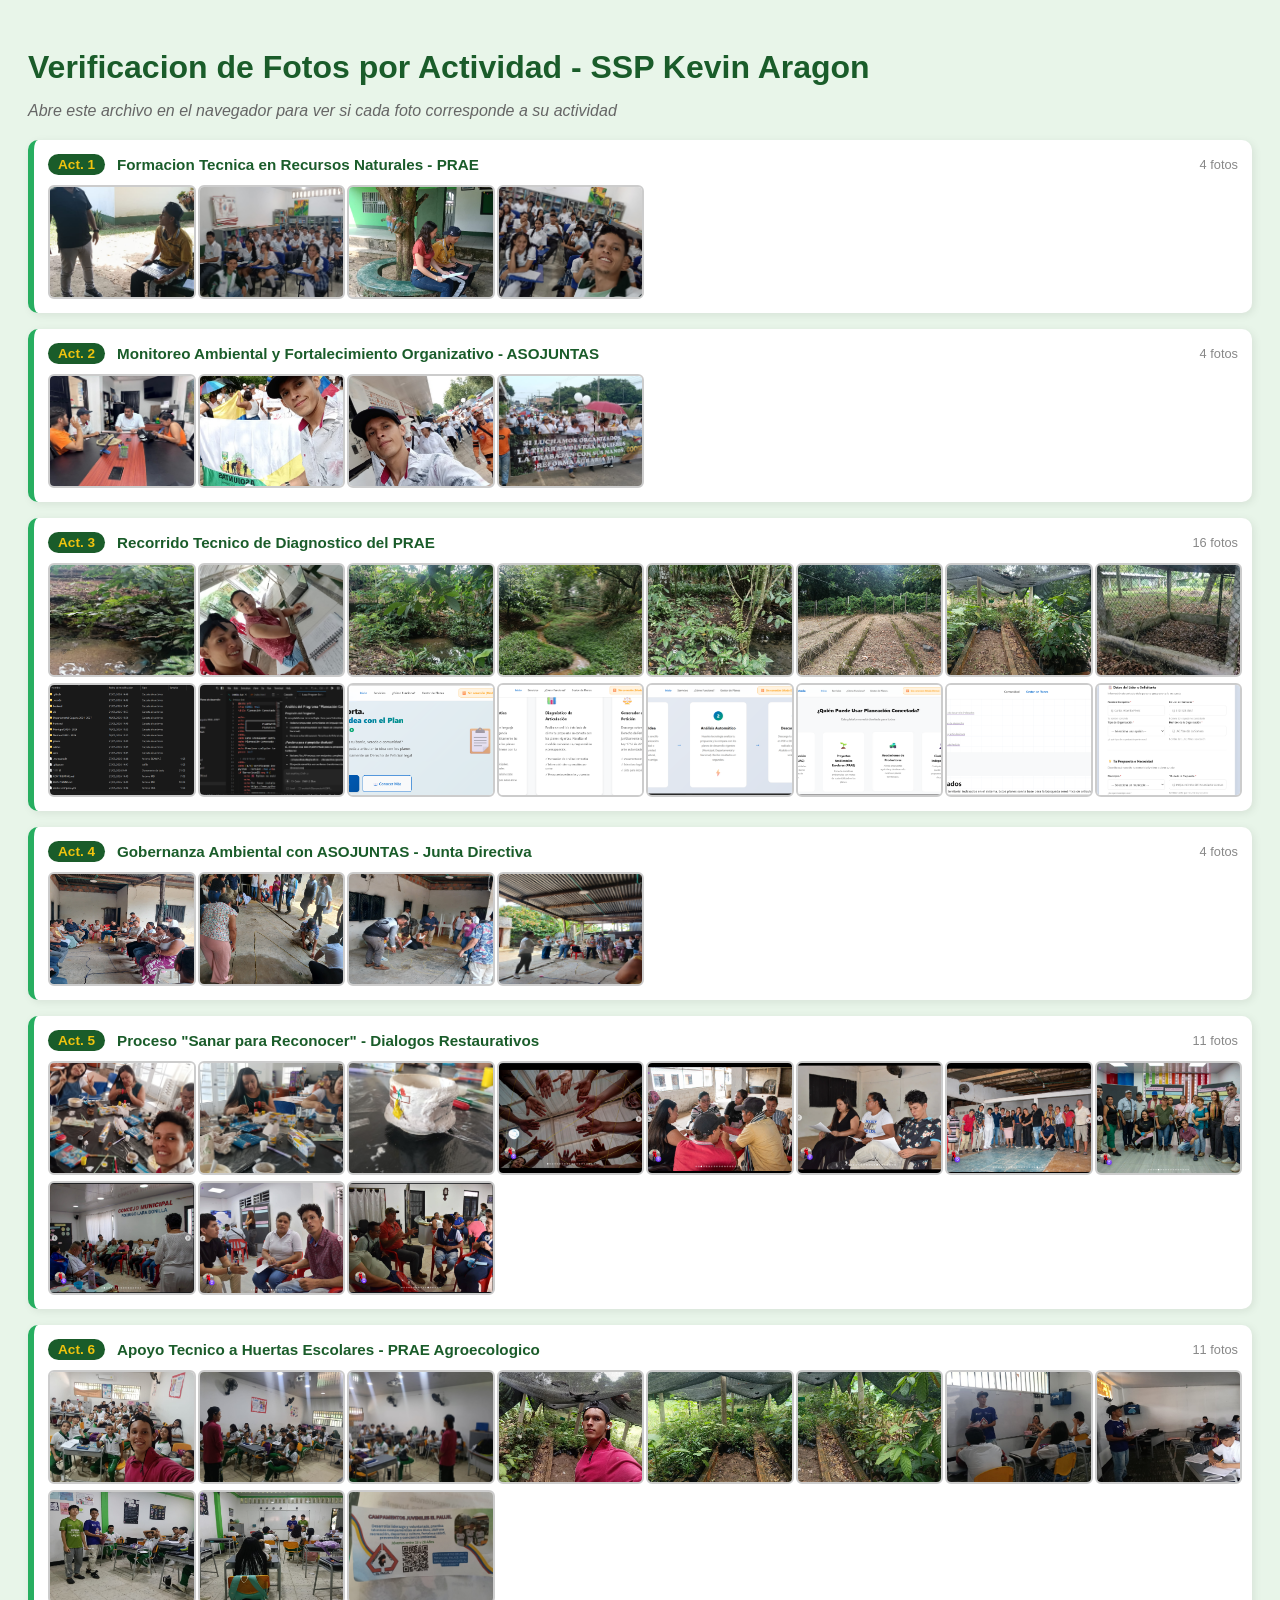
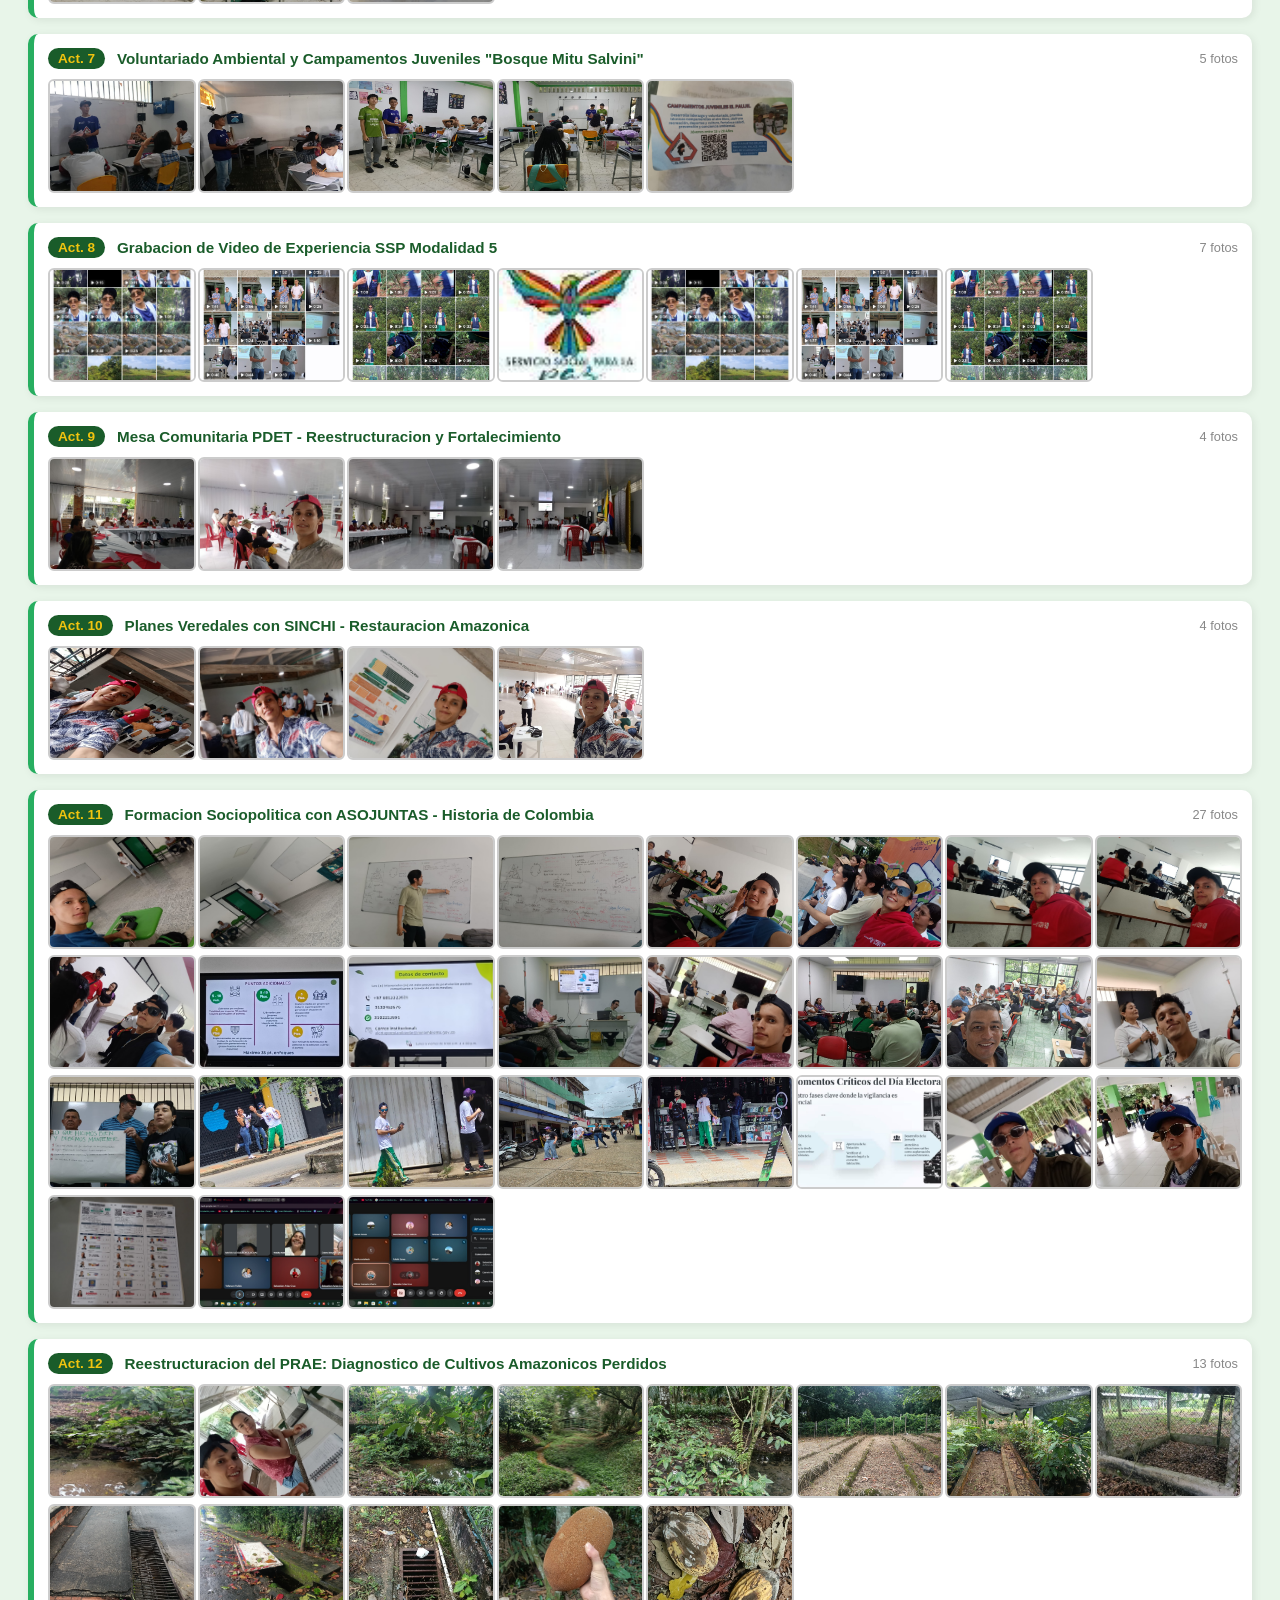
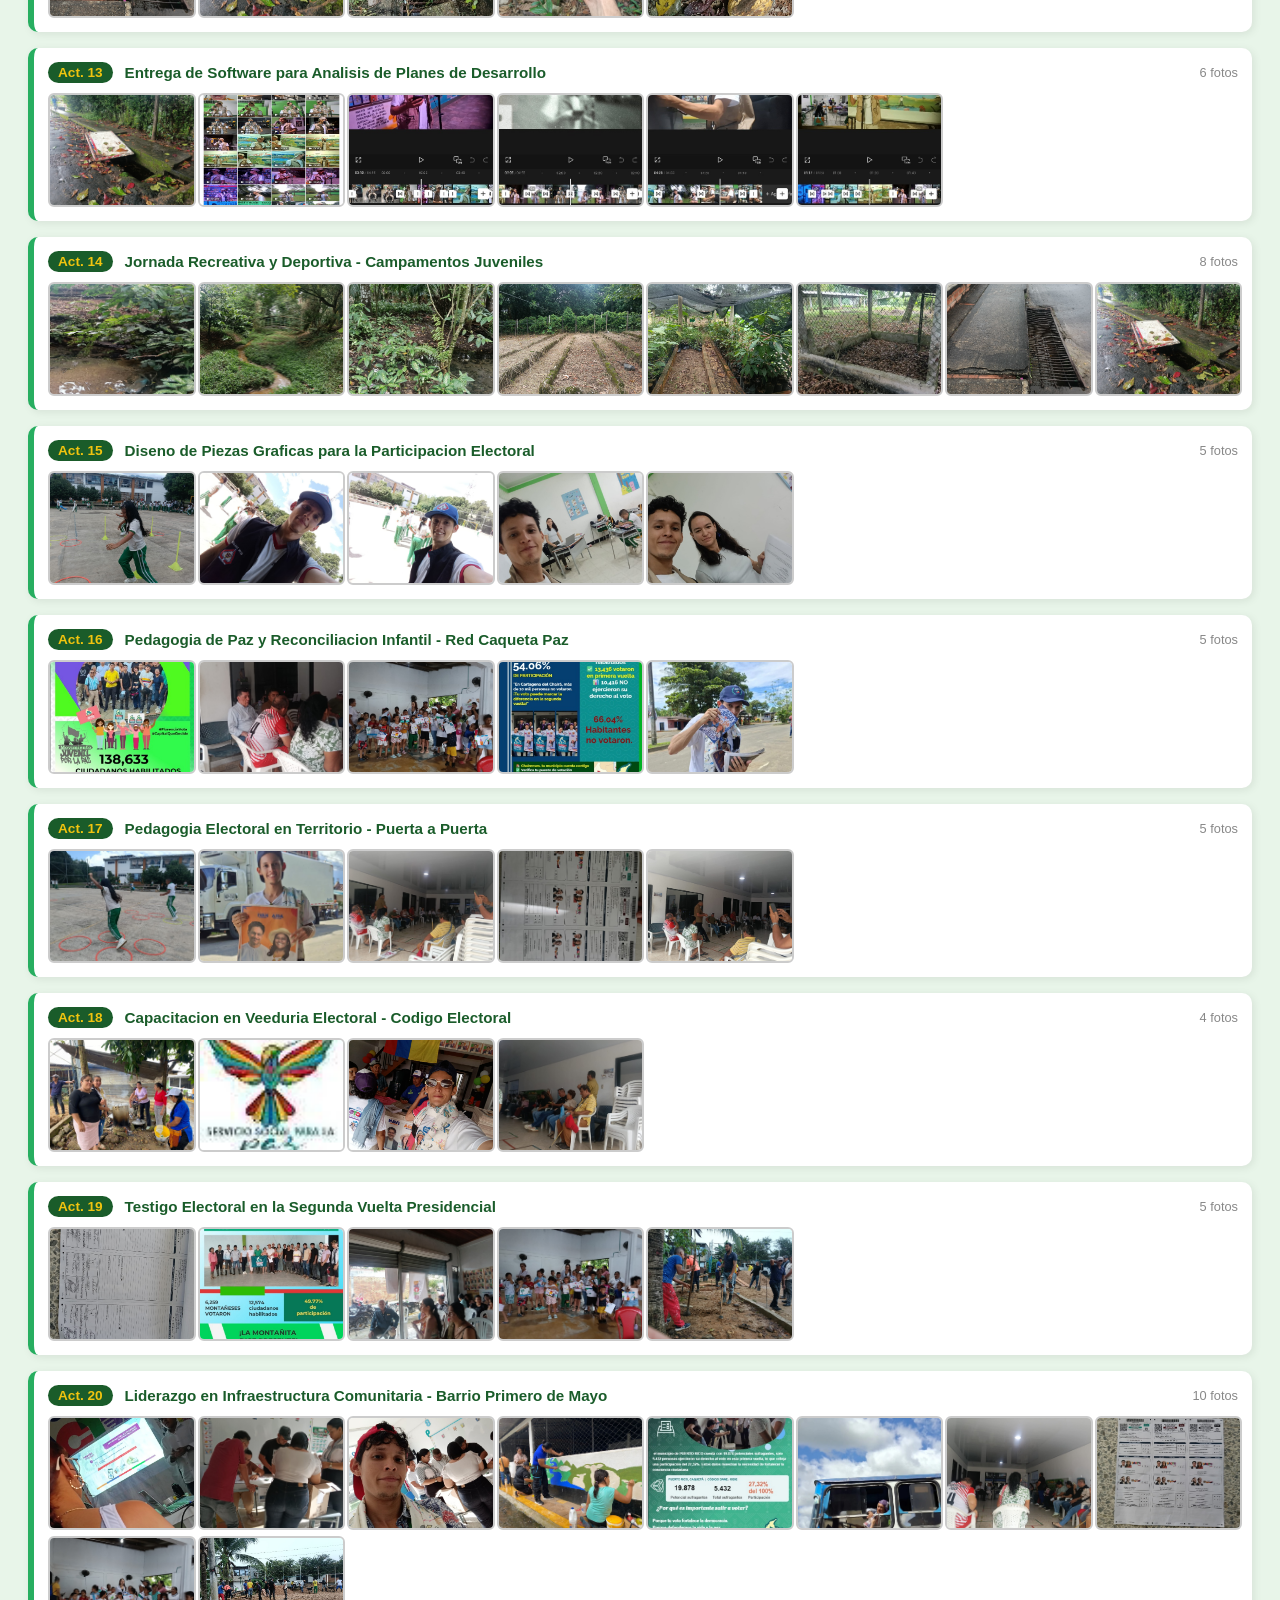
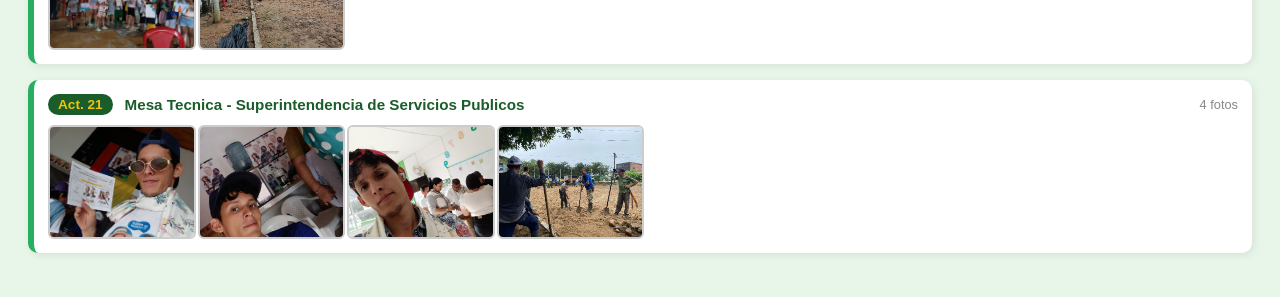
<file: ssp total/VERIFICAR_FOTOS.html>
<!DOCTYPE html><html><head><meta charset="UTF-8"><title>Verificacion Fotos SSP</title><style>body{font-family:Arial,sans-serif;background:#e8f5e9;padding:20px;}h1{color:#1a5c2a;margin-bottom:5px;}p.sub{color:#666;margin-bottom:20px;font-style:italic;}.act{background:white;margin:16px 0;padding:14px;border-radius:10px;border-left:6px solid #27ae60;box-shadow:2px 2px 8px rgba(0,0,0,0.08);}.header{display:flex;align-items:center;gap:12px;margin-bottom:10px;flex-wrap:wrap;}.num{background:#1a5c2a;color:#f1c40f;padding:3px 10px;border-radius:20px;font-weight:bold;font-size:0.85rem;white-space:nowrap;}.titulo{color:#1a5c2a;font-weight:bold;font-size:0.95rem;flex:1;}.count{color:#888;font-size:0.8rem;white-space:nowrap;}.grid{display:grid;grid-template-columns:repeat(auto-fill,minmax(140px,1fr));gap:6px;}.grid img{width:100%;height:110px;object-fit:cover;border-radius:6px;border:2px solid #ccc;cursor:pointer;}.grid img:hover{border-color:#27ae60;transform:scale(1.03);}.empty{color:#aaa;font-style:italic;}</style></head><body><h1>Verificacion de Fotos por Actividad - SSP Kevin Aragon</h1><p class="sub">Abre este archivo en el navegador para ver si cada foto corresponde a su actividad</p><div class="act"><div class="header"><span class="num">Act. 1</span><span class="titulo">Formacion Tecnica en Recursos Naturales - PRAE</span><span class="count">4 fotos</span></div><div class="grid"><img src="../images/bitacoras/feb/FEBRERO_PRAE_02.jpeg" title="FEBRERO_PRAE_02.jpeg"><img src="../images/bitacoras/feb/FEBRERO_PRAE_03.jpeg" title="FEBRERO_PRAE_03.jpeg"><img src="../images/bitacoras/feb/FEBRERO_PRAE_04.jpeg" title="FEBRERO_PRAE_04.jpeg"><img src="../images/bitacoras/feb/FEBRERO_PRAE_05.jpeg" title="FEBRERO_PRAE_05.jpeg"></div></div><div class="act"><div class="header"><span class="num">Act. 2</span><span class="titulo">Monitoreo Ambiental y Fortalecimiento Organizativo - ASOJUNTAS</span><span class="count">4 fotos</span></div><div class="grid"><img src="../images/bitacoras/feb/FEBRERO_JAC_02.jpeg" title="FEBRERO_JAC_02.jpeg"><img src="../images/bitacoras/feb/FEBRERO_JAC_03.jpeg" title="FEBRERO_JAC_03.jpeg"><img src="../images/bitacoras/feb/FEBRERO_JAC_04.jpeg" title="FEBRERO_JAC_04.jpeg"><img src="../images/bitacoras/feb/FEBRERO_JAC_05.jpeg" title="FEBRERO_JAC_05.jpeg"></div></div><div class="act"><div class="header"><span class="num">Act. 3</span><span class="titulo">Recorrido Tecnico de Diagnostico del PRAE</span><span class="count">16 fotos</span></div><div class="grid"><img src="../images/bitacoras/mar/MARZO_PRAE_02.jpeg" title="MARZO_PRAE_02.jpeg"><img src="../images/bitacoras/mar/MARZO_PRAE_03.jpeg" title="MARZO_PRAE_03.jpeg"><img src="../images/bitacoras/mar/MARZO_PRAE_04.jpeg" title="MARZO_PRAE_04.jpeg"><img src="../images/bitacoras/mar/MARZO_PRAE_05.jpeg" title="MARZO_PRAE_05.jpeg"><img src="../images/bitacoras/mar/MARZO_PRAE_06.jpeg" title="MARZO_PRAE_06.jpeg"><img src="../images/bitacoras/mar/MARZO_PRAE_07.jpeg" title="MARZO_PRAE_07.jpeg"><img src="../images/bitacoras/mar/MARZO_PRAE_08.jpeg" title="MARZO_PRAE_08.jpeg"><img src="../images/bitacoras/mar/MARZO_PRAE_09.jpeg" title="MARZO_PRAE_09.jpeg"><img src="../images/bitacoras/mar/MARZO_PRAE_10.png" title="MARZO_PRAE_10.png"><img src="../images/bitacoras/mar/MARZO_PRAE_11.png" title="MARZO_PRAE_11.png"><img src="../images/bitacoras/mar/MARZO_PRAE_12.png" title="MARZO_PRAE_12.png"><img src="../images/bitacoras/mar/MARZO_PRAE_13.png" title="MARZO_PRAE_13.png"><img src="../images/bitacoras/mar/MARZO_PRAE_14.png" title="MARZO_PRAE_14.png"><img src="../images/bitacoras/mar/MARZO_PRAE_15.png" title="MARZO_PRAE_15.png"><img src="../images/bitacoras/mar/MARZO_PRAE_16.png" title="MARZO_PRAE_16.png"><img src="../images/bitacoras/mar/MARZO_PRAE_17.png" title="MARZO_PRAE_17.png"></div></div><div class="act"><div class="header"><span class="num">Act. 4</span><span class="titulo">Gobernanza Ambiental con ASOJUNTAS - Junta Directiva</span><span class="count">4 fotos</span></div><div class="grid"><img src="../images/bitacoras/mar/MARZO_JAC_02.jpeg" title="MARZO_JAC_02.jpeg"><img src="../images/bitacoras/mar/MARZO_JAC_03.jpeg" title="MARZO_JAC_03.jpeg"><img src="../images/bitacoras/mar/MARZO_JAC_04.jpeg" title="MARZO_JAC_04.jpeg"><img src="../images/bitacoras/mar/MARZO_JAC_05.jpeg" title="MARZO_JAC_05.jpeg"></div></div><div class="act"><div class="header"><span class="num">Act. 5</span><span class="titulo">Proceso "Sanar para Reconocer" - Dialogos Restaurativos</span><span class="count">11 fotos</span></div><div class="grid"><img src="../images/bitacoras/abr/ABRIL_RED_02.jpeg" title="ABRIL_RED_02.jpeg"><img src="../images/bitacoras/abr/ABRIL_RED_03.jpeg" title="ABRIL_RED_03.jpeg"><img src="../images/bitacoras/abr/ABRIL_RED_04.jpeg" title="ABRIL_RED_04.jpeg"><img src="../images/bitacoras/abr/ABRIL_RED_05.png" title="ABRIL_RED_05.png"><img src="../images/bitacoras/abr/ABRIL_RED_06.png" title="ABRIL_RED_06.png"><img src="../images/bitacoras/abr/ABRIL_RED_07.png" title="ABRIL_RED_07.png"><img src="../images/bitacoras/abr/ABRIL_RED_08.png" title="ABRIL_RED_08.png"><img src="../images/bitacoras/abr/ABRIL_RED_09.png" title="ABRIL_RED_09.png"><img src="../images/bitacoras/abr/ABRIL_RED_10.png" title="ABRIL_RED_10.png"><img src="../images/bitacoras/abr/ABRIL_RED_11.png" title="ABRIL_RED_11.png"><img src="../images/bitacoras/abr/ABRIL_RED_12.png" title="ABRIL_RED_12.png"></div></div><div class="act"><div class="header"><span class="num">Act. 6</span><span class="titulo">Apoyo Tecnico a Huertas Escolares - PRAE Agroecologico</span><span class="count">11 fotos</span></div><div class="grid"><img src="../images/bitacoras/abr/ABRIL_PRAE1_02.jpeg" title="ABRIL_PRAE1_02.jpeg"><img src="../images/bitacoras/abr/ABRIL_PRAE1_03.png" title="ABRIL_PRAE1_03.png"><img src="../images/bitacoras/abr/ABRIL_PRAE1_04.jpeg" title="ABRIL_PRAE1_04.jpeg"><img src="../images/bitacoras/abr/ABRIL_PRAE1_05.jpeg" title="ABRIL_PRAE1_05.jpeg"><img src="../images/bitacoras/abr/ABRIL_PRAE1_06.jpeg" title="ABRIL_PRAE1_06.jpeg"><img src="../images/bitacoras/abr/ABRIL_PRAE1_07.jpeg" title="ABRIL_PRAE1_07.jpeg"><img src="../images/bitacoras/abr/ABRIL_PRAE2_02.jpeg" title="ABRIL_PRAE2_02.jpeg"><img src="../images/bitacoras/abr/ABRIL_PRAE2_04.jpeg" title="ABRIL_PRAE2_04.jpeg"><img src="../images/bitacoras/abr/ABRIL_PRAE2_05.jpeg" title="ABRIL_PRAE2_05.jpeg"><img src="../images/bitacoras/abr/ABRIL_PRAE2_06.jpeg" title="ABRIL_PRAE2_06.jpeg"><img src="../images/bitacoras/abr/ABRIL_PRAE2_07.jpeg" title="ABRIL_PRAE2_07.jpeg"></div></div><div class="act"><div class="header"><span class="num">Act. 7</span><span class="titulo">Voluntariado Ambiental y Campamentos Juveniles "Bosque Mitu Salvini"</span><span class="count">5 fotos</span></div><div class="grid"><img src="../images/bitacoras/abr/ABRIL_PRAE2_02.jpeg" title="ABRIL_PRAE2_02.jpeg"><img src="../images/bitacoras/abr/ABRIL_PRAE2_04.jpeg" title="ABRIL_PRAE2_04.jpeg"><img src="../images/bitacoras/abr/ABRIL_PRAE2_05.jpeg" title="ABRIL_PRAE2_05.jpeg"><img src="../images/bitacoras/abr/ABRIL_PRAE2_06.jpeg" title="ABRIL_PRAE2_06.jpeg"><img src="../images/bitacoras/abr/ABRIL_PRAE2_07.jpeg" title="ABRIL_PRAE2_07.jpeg"></div></div><div class="act"><div class="header"><span class="num">Act. 8</span><span class="titulo">Grabacion de Video de Experiencia SSP Modalidad 5</span><span class="count">7 fotos</span></div><div class="grid"><img src="../images/bitacoras/abr/ABRIL_VID_02.jpeg" title="ABRIL_VID_02.jpeg"><img src="../images/bitacoras/abr/ABRIL_VID_03.jpeg" title="ABRIL_VID_03.jpeg"><img src="../images/bitacoras/abr/ABRIL_VID_04.jpeg" title="ABRIL_VID_04.jpeg"><img src="../images/bitacoras/abr/ABRIL_VIDEO_01.png" title="ABRIL_VIDEO_01.png"><img src="../images/bitacoras/abr/ABRIL_VIDEO_02.jpeg" title="ABRIL_VIDEO_02.jpeg"><img src="../images/bitacoras/abr/ABRIL_VIDEO_03.jpeg" title="ABRIL_VIDEO_03.jpeg"><img src="../images/bitacoras/abr/ABRIL_VIDEO_04.jpeg" title="ABRIL_VIDEO_04.jpeg"></div></div><div class="act"><div class="header"><span class="num">Act. 9</span><span class="titulo">Mesa Comunitaria PDET - Reestructuracion y Fortalecimiento</span><span class="count">4 fotos</span></div><div class="grid"><img src="../images/bitacoras/abr/ABRIL_PDET_02.jpeg" title="ABRIL_PDET_02.jpeg"><img src="../images/bitacoras/abr/ABRIL_PDET_03.jpeg" title="ABRIL_PDET_03.jpeg"><img src="../images/bitacoras/abr/ABRIL_PDET_04.jpeg" title="ABRIL_PDET_04.jpeg"><img src="../images/bitacoras/abr/ABRIL_PDET_05.jpeg" title="ABRIL_PDET_05.jpeg"></div></div><div class="act"><div class="header"><span class="num">Act. 10</span><span class="titulo">Planes Veredales con SINCHI - Restauracion Amazonica</span><span class="count">4 fotos</span></div><div class="grid"><img src="../images/bitacoras/abr/ABRIL_JAC_02.jpeg" title="ABRIL_JAC_02.jpeg"><img src="../images/bitacoras/abr/ABRIL_JAC_03.jpeg" title="ABRIL_JAC_03.jpeg"><img src="../images/bitacoras/abr/ABRIL_JAC_04.jpeg" title="ABRIL_JAC_04.jpeg"><img src="../images/bitacoras/abr/ABRIL_JAC_05.jpeg" title="ABRIL_JAC_05.jpeg"></div></div><div class="act"><div class="header"><span class="num">Act. 11</span><span class="titulo">Formacion Sociopolitica con ASOJUNTAS - Historia de Colombia</span><span class="count">27 fotos</span></div><div class="grid"><img src="../images/bitacoras/may/MAYO_JAC_02.jpeg" title="MAYO_JAC_02.jpeg"><img src="../images/bitacoras/may/MAYO_JAC_03.jpeg" title="MAYO_JAC_03.jpeg"><img src="../images/bitacoras/may/MAYO_JAC_04.jpeg" title="MAYO_JAC_04.jpeg"><img src="../images/bitacoras/may/MAYO_JAC_05.jpeg" title="MAYO_JAC_05.jpeg"><img src="../images/bitacoras/may/MAYO_JAC_06.jpeg" title="MAYO_JAC_06.jpeg"><img src="../images/bitacoras/may/MAYO_JAC_07.jpeg" title="MAYO_JAC_07.jpeg"><img src="../images/bitacoras/may/MAYO_JAC_08.jpeg" title="MAYO_JAC_08.jpeg"><img src="../images/bitacoras/may/MAYO_JAC_09.jpeg" title="MAYO_JAC_09.jpeg"><img src="../images/bitacoras/may/MAYO_JAC_10.jpeg" title="MAYO_JAC_10.jpeg"><img src="../images/bitacoras/may/MAYO_JAC_11.jpeg" title="MAYO_JAC_11.jpeg"><img src="../images/bitacoras/may/MAYO_JAC_12.jpeg" title="MAYO_JAC_12.jpeg"><img src="../images/bitacoras/may/MAYO_JAC_13.jpeg" title="MAYO_JAC_13.jpeg"><img src="../images/bitacoras/may/MAYO_JAC_14.jpeg" title="MAYO_JAC_14.jpeg"><img src="../images/bitacoras/may/MAYO_JAC_15.jpeg" title="MAYO_JAC_15.jpeg"><img src="../images/bitacoras/may/MAYO_JAC_16.jpeg" title="MAYO_JAC_16.jpeg"><img src="../images/bitacoras/may/MAYO_JAC_17.jpeg" title="MAYO_JAC_17.jpeg"><img src="../images/bitacoras/may/MAYO_JAC_18.jpeg" title="MAYO_JAC_18.jpeg"><img src="../images/bitacoras/may/MAYO_JAC_19.jpeg" title="MAYO_JAC_19.jpeg"><img src="../images/bitacoras/may/MAYO_JAC_20.jpeg" title="MAYO_JAC_20.jpeg"><img src="../images/bitacoras/may/MAYO_JAC_21.jpeg" title="MAYO_JAC_21.jpeg"><img src="../images/bitacoras/may/MAYO_JAC_22.jpeg" title="MAYO_JAC_22.jpeg"><img src="../images/bitacoras/may/MAYO_JAC_27.jpeg" title="MAYO_JAC_27.jpeg"><img src="../images/bitacoras/may/MAYO_JAC_28.jpeg" title="MAYO_JAC_28.jpeg"><img src="../images/bitacoras/may/MAYO_JAC_29.jpeg" title="MAYO_JAC_29.jpeg"><img src="../images/bitacoras/may/MAYO_JAC_30.jpeg" title="MAYO_JAC_30.jpeg"><img src="../images/bitacoras/may/MAYO_JAC_31.jpeg" title="MAYO_JAC_31.jpeg"><img src="../images/bitacoras/may/MAYO_JAC_33.jpeg" title="MAYO_JAC_33.jpeg"></div></div><div class="act"><div class="header"><span class="num">Act. 12</span><span class="titulo">Reestructuracion del PRAE: Diagnostico de Cultivos Amazonicos Perdidos</span><span class="count">13 fotos</span></div><div class="grid"><img src="../images/bitacoras/may/MAYO_PRAE_02.jpeg" title="MAYO_PRAE_02.jpeg"><img src="../images/bitacoras/may/MAYO_PRAE_03.jpeg" title="MAYO_PRAE_03.jpeg"><img src="../images/bitacoras/may/MAYO_PRAE_04.jpeg" title="MAYO_PRAE_04.jpeg"><img src="../images/bitacoras/may/MAYO_PRAE_05.jpeg" title="MAYO_PRAE_05.jpeg"><img src="../images/bitacoras/may/MAYO_PRAE_06.jpeg" title="MAYO_PRAE_06.jpeg"><img src="../images/bitacoras/may/MAYO_PRAE_07.jpeg" title="MAYO_PRAE_07.jpeg"><img src="../images/bitacoras/may/MAYO_PRAE_08.jpeg" title="MAYO_PRAE_08.jpeg"><img src="../images/bitacoras/may/MAYO_PRAE_09.jpeg" title="MAYO_PRAE_09.jpeg"><img src="../images/bitacoras/may/MAYO_PRAE_11.jpeg" title="MAYO_PRAE_11.jpeg"><img src="../images/bitacoras/may/MAYO_PRAE_12.jpeg" title="MAYO_PRAE_12.jpeg"><img src="../images/bitacoras/may/MAYO_PRAE_13.jpeg" title="MAYO_PRAE_13.jpeg"><img src="../images/bitacoras/may/MAYO_PRAE_14.jpeg" title="MAYO_PRAE_14.jpeg"><img src="../images/bitacoras/may/MAYO_PRAE_15.jpeg" title="MAYO_PRAE_15.jpeg"></div></div><div class="act"><div class="header"><span class="num">Act. 13</span><span class="titulo">Entrega de Software para Analisis de Planes de Desarrollo</span><span class="count">6 fotos</span></div><div class="grid"><img src="../images/bitacoras/may/MAYO_PRAE_24.jpeg" title="MAYO_PRAE_24.jpeg"><img src="../images/bitacoras/may/MAYO_PRAE_26.jpeg" title="MAYO_PRAE_26.jpeg"><img src="../images/bitacoras/may/MAYO_PRAE_27.jpeg" title="MAYO_PRAE_27.jpeg"><img src="../images/bitacoras/may/MAYO_PRAE_28.jpeg" title="MAYO_PRAE_28.jpeg"><img src="../images/bitacoras/may/MAYO_PRAE_29.jpeg" title="MAYO_PRAE_29.jpeg"><img src="../images/bitacoras/may/MAYO_PRAE_30.jpeg" title="MAYO_PRAE_30.jpeg"></div></div><div class="act"><div class="header"><span class="num">Act. 14</span><span class="titulo">Jornada Recreativa y Deportiva - Campamentos Juveniles</span><span class="count">8 fotos</span></div><div class="grid"><img src="../images/bitacoras/may/MAYO_PRAE_02.jpeg" title="MAYO_PRAE_02.jpeg"><img src="../images/bitacoras/may/MAYO_PRAE_05.jpeg" title="MAYO_PRAE_05.jpeg"><img src="../images/bitacoras/may/MAYO_PRAE_06.jpeg" title="MAYO_PRAE_06.jpeg"><img src="../images/bitacoras/may/MAYO_PRAE_07.jpeg" title="MAYO_PRAE_07.jpeg"><img src="../images/bitacoras/may/MAYO_PRAE_08.jpeg" title="MAYO_PRAE_08.jpeg"><img src="../images/bitacoras/may/MAYO_PRAE_09.jpeg" title="MAYO_PRAE_09.jpeg"><img src="../images/bitacoras/may/MAYO_PRAE_11.jpeg" title="MAYO_PRAE_11.jpeg"><img src="../images/bitacoras/may/MAYO_PRAE_12.jpeg" title="MAYO_PRAE_12.jpeg"></div></div><div class="act"><div class="header"><span class="num">Act. 15</span><span class="titulo">Diseno de Piezas Graficas para la Participacion Electoral</span><span class="count">5 fotos</span></div><div class="grid"><img src="../images/bitacoras/jun/JUNIO_05.jpg" title="JUNIO_05.jpg"><img src="../images/bitacoras/jun/JUNIO_06.jpg" title="JUNIO_06.jpg"><img src="../images/bitacoras/jun/JUNIO_07.jpg" title="JUNIO_07.jpg"><img src="../images/bitacoras/jun/JUNIO_08.jpg" title="JUNIO_08.jpg"><img src="../images/bitacoras/jun/JUNIO_09.jpg" title="JUNIO_09.jpg"></div></div><div class="act"><div class="header"><span class="num">Act. 16</span><span class="titulo">Pedagogia de Paz y Reconciliacion Infantil - Red Caqueta Paz</span><span class="count">5 fotos</span></div><div class="grid"><img src="../images/bitacoras/jun/JUNIO_28.jpg" title="JUNIO_28.jpg"><img src="../images/bitacoras/jun/JUNIO_29.jpg" title="JUNIO_29.jpg"><img src="../images/bitacoras/jun/JUNIO_30.jpg" title="JUNIO_30.jpg"><img src="../images/bitacoras/jun/JUNIO_31.jpg" title="JUNIO_31.jpg"><img src="../images/bitacoras/jun/JUNIO_32.jpg" title="JUNIO_32.jpg"></div></div><div class="act"><div class="header"><span class="num">Act. 17</span><span class="titulo">Pedagogia Electoral en Territorio - Puerta a Puerta</span><span class="count">5 fotos</span></div><div class="grid"><img src="../images/bitacoras/jun/JUNIO_10.jpg" title="JUNIO_10.jpg"><img src="../images/bitacoras/jun/JUNIO_11.jpg" title="JUNIO_11.jpg"><img src="../images/bitacoras/jun/JUNIO_12.jpg" title="JUNIO_12.jpg"><img src="../images/bitacoras/jun/JUNIO_13.jpg" title="JUNIO_13.jpg"><img src="../images/bitacoras/jun/JUNIO_14.jpg" title="JUNIO_14.jpg"></div></div><div class="act"><div class="header"><span class="num">Act. 18</span><span class="titulo">Capacitacion en Veeduria Electoral - Codigo Electoral</span><span class="count">4 fotos</span></div><div class="grid"><img src="../images/bitacoras/jun/JUNIO_15.jpg" title="JUNIO_15.jpg"><img src="../images/bitacoras/jun/JUNIO_16.png" title="JUNIO_16.png"><img src="../images/bitacoras/jun/JUNIO_17.jpg" title="JUNIO_17.jpg"><img src="../images/bitacoras/jun/JUNIO_18.jpg" title="JUNIO_18.jpg"></div></div><div class="act"><div class="header"><span class="num">Act. 19</span><span class="titulo">Testigo Electoral en la Segunda Vuelta Presidencial</span><span class="count">5 fotos</span></div><div class="grid"><img src="../images/bitacoras/jun/JUNIO_19.jpg" title="JUNIO_19.jpg"><img src="../images/bitacoras/jun/JUNIO_20.jpg" title="JUNIO_20.jpg"><img src="../images/bitacoras/jun/JUNIO_21.jpg" title="JUNIO_21.jpg"><img src="../images/bitacoras/jun/JUNIO_22.jpg" title="JUNIO_22.jpg"><img src="../images/bitacoras/jun/JUNIO_23.jpg" title="JUNIO_23.jpg"></div></div><div class="act"><div class="header"><span class="num">Act. 20</span><span class="titulo">Liderazgo en Infraestructura Comunitaria - Barrio Primero de Mayo</span><span class="count">10 fotos</span></div><div class="grid"><img src="../images/bitacoras/jun/JUNIO_33.jpg" title="JUNIO_33.jpg"><img src="../images/bitacoras/jun/JUNIO_34.jpg" title="JUNIO_34.jpg"><img src="../images/bitacoras/jun/JUNIO_35.jpg" title="JUNIO_35.jpg"><img src="../images/bitacoras/jun/JUNIO_36.jpg" title="JUNIO_36.jpg"><img src="../images/bitacoras/jun/JUNIO_37.jpg" title="JUNIO_37.jpg"><img src="../images/bitacoras/jun/JUNIO_38.jpg" title="JUNIO_38.jpg"><img src="../images/bitacoras/jun/JUNIO_39.jpg" title="JUNIO_39.jpg"><img src="../images/bitacoras/jun/JUNIO_40.jpg" title="JUNIO_40.jpg"><img src="../images/bitacoras/jun/JUNIO_41.jpg" title="JUNIO_41.jpg"><img src="../images/bitacoras/jun/JUNIO_42.jpg" title="JUNIO_42.jpg"></div></div><div class="act"><div class="header"><span class="num">Act. 21</span><span class="titulo">Mesa Tecnica - Superintendencia de Servicios Publicos</span><span class="count">4 fotos</span></div><div class="grid"><img src="../images/bitacoras/jun/JUNIO_24.jpg" title="JUNIO_24.jpg"><img src="../images/bitacoras/jun/JUNIO_25.jpg" title="JUNIO_25.jpg"><img src="../images/bitacoras/jun/JUNIO_26.jpg" title="JUNIO_26.jpg"><img src="../images/bitacoras/jun/JUNIO_27.jpg" title="JUNIO_27.jpg"></div></div></body></html>
</file>
<file: ssp total/css/styles.css>
:root {
    --primary: #1a5f7a;
    --accent: #15988f;
    --dark: #0d3b3f;
    --light: #f0f7f9;
    --text: #2c3e50;
}
* { margin: 0; padding: 0; box-sizing: border-box; }
body { font-family: 'Segoe UI', sans-serif; color: var(--text); background: var(--light); }

/* NAV */
.nav { position: fixed; top: 0; left: 0; right: 0; z-index: 1000; background: rgba(13,59,63,0.95); backdrop-filter: blur(10px); padding: 1rem 2rem; display: flex; justify-content: space-between; align-items: center; }
.nav-brand { color: white; font-weight: 700; font-size: 1.1rem; }
.nav-links a { color: rgba(255,255,255,0.85); text-decoration: none; margin-left: 1.5rem; font-size: 0.95rem; transition: color 0.3s; }
.nav-links a:hover { color: #57C5B6; }

/* PROGRESS BAR */
.progress-bar { position: fixed; top: 0; left: 0; height: 3px; background: linear-gradient(90deg, var(--accent), #57C5B6); z-index: 9999; width: 0%; transition: width 0.1s; }

/* HERO */
.hero { min-height: 100vh; background: linear-gradient(135deg, #1a5f7a 0%, #15988f 50%, #0d3b3f 100%); display: flex; align-items: center; justify-content: center; padding: 6rem 2rem 4rem; position: relative; overflow: hidden; }
.hero::before { content: ''; position: absolute; inset: 0; background-image: url('data:image/svg+xml,<svg width="60" height="60" xmlns="http://www.w3.org/2000/svg"><path d="M 60 0 L 0 0 0 60" fill="none" stroke="rgba(255,255,255,0.04)" stroke-width="1"/></svg>'); animation: floatBg 20s ease-in-out infinite; }
@keyframes floatBg { 0%,100%{transform:translateY(0)} 50%{transform:translateY(-15px)} }
.hero-content { position: relative; z-index: 2; text-align: center; max-width: 900px; color: white; }
.hero-content h1 { font-size: clamp(1.8rem, 4vw, 3rem); font-weight: 800; margin-bottom: 1rem; text-shadow: 2px 2px 8px rgba(0,0,0,0.3); }
.hero-content h2 { font-size: clamp(1rem, 2.5vw, 1.5rem); opacity: 0.9; margin-bottom: 2rem; }
.hero-info { background: rgba(255,255,255,0.15); backdrop-filter: blur(10px); padding: 1.5rem 2rem; border-radius: 15px; border: 1px solid rgba(255,255,255,0.2); margin-top: 2rem; }
.hero-info p { margin: 0.3rem 0; font-size: 1rem; }

/* CAROUSEL */
.hero-carousel { position: relative; border-radius: 20px; overflow: hidden; margin: 1.5rem 0; box-shadow: 0 20px 60px rgba(0,0,0,0.4); max-height: 350px; }
.carousel-track { display: flex; transition: transform 0.6s ease; }
.carousel-slide { min-width: 100%; position: relative; }
.carousel-slide img { width: 100%; height: 350px; object-fit: cover; }
.carousel-caption { position: absolute; bottom: 0; left: 0; right: 0; background: linear-gradient(transparent, rgba(0,0,0,0.7)); padding: 2rem 1.5rem 1rem; color: white; }
.carousel-caption h3 { font-size: 1.2rem; }
.carousel-nav { position: absolute; top: 50%; transform: translateY(-50%); background: rgba(255,255,255,0.2); border: none; color: white; font-size: 1.5rem; padding: 0.8rem 1rem; cursor: pointer; transition: all 0.3s; border-radius: 50%; backdrop-filter: blur(5px); }
.carousel-nav:hover { background: rgba(255,255,255,0.4); }
.carousel-prev { left: 15px; }
.carousel-next { right: 15px; }
.carousel-dots { position: absolute; bottom: 15px; left: 50%; transform: translateX(-50%); display: flex; gap: 0.5rem; }
.carousel-dot { width: 10px; height: 10px; border-radius: 50%; background: rgba(255,255,255,0.5); cursor: pointer; transition: all 0.3s; }
.carousel-dot.active { background: white; transform: scale(1.3); }
.scroll-indicator { text-align: center; margin-top: 2rem; animation: bounce 2s infinite; }
@keyframes bounce { 0%,100%{transform:translateY(0)} 50%{transform:translateY(-10px)} }

/* VIDEO SECTION */
.video-section { padding: 5rem 2rem; background: linear-gradient(135deg, #f0f7f9, #e8f3f6); }
.video-container { max-width: 1100px; margin: 0 auto; }
.video-title { font-size: 2rem; color: var(--dark); font-weight: 700; margin-bottom: 2rem; text-align: center; }
.video-grid { display: grid; grid-template-columns: 1fr 1fr; gap: 1.5rem; }
.video-wrapper { position: relative; padding-bottom: 56.25%; height: 0; overflow: hidden; border-radius: 15px; box-shadow: 0 8px 30px rgba(0,0,0,0.15); }
.video-wrapper iframe { position: absolute; top: 0; left: 0; width: 100%; height: 100%; border: none; }
@media(max-width:768px){ .video-grid { grid-template-columns: 1fr; } }

/* SECTIONS */
.section { padding: 5rem 2rem; position: relative; overflow: hidden; }
.section-content { max-width: 1200px; margin: 0 auto; position: relative; z-index: 1; }
.section-title { font-size: 2rem; color: var(--dark); font-weight: 700; margin-bottom: 2rem; text-align: center; }

/* CARDS */
.cards-grid { display: grid; grid-template-columns: repeat(auto-fit, minmax(250px, 1fr)); gap: 1.5rem; }
.card { background: white; padding: 2rem; border-radius: 15px; box-shadow: 0 5px 20px rgba(0,0,0,0.08); transition: all 0.3s; border-top: 4px solid var(--accent); }
.card:hover { transform: translateY(-5px); box-shadow: 0 15px 40px rgba(0,0,0,0.15); }
.card-icon { font-size: 2.5rem; margin-bottom: 1rem; }
.card-title { font-size: 1.1rem; font-weight: 700; color: var(--dark); margin-bottom: 0.8rem; }

/* STATS */
.stats { display: grid; grid-template-columns: repeat(auto-fit, minmax(150px, 1fr)); gap: 1.5rem; margin-top: 3rem; }
.stat-item { background: white; padding: 2rem 1.5rem; border-radius: 15px; text-align: center; box-shadow: 0 5px 20px rgba(0,0,0,0.08); border-top: 4px solid var(--accent); }
.stat-number { font-size: 3rem; font-weight: 900; color: var(--primary); display: block; }
.stat-label { font-size: 0.9rem; color: #666; margin-top: 0.5rem; }

/* QUOTE */
.quote { background: linear-gradient(135deg, #1a5f7a, #0d3b3f); padding: 5rem 2rem; text-align: center; color: white; position: relative; overflow: hidden; }
.quote::before { content: '❝'; position: absolute; top: 20px; left: 40px; font-size: 150px; opacity: 0.1; font-family: Georgia, serif; }
.quote-text { font-size: clamp(1.2rem, 2.5vw, 1.8rem); font-style: italic; max-width: 800px; margin: 0 auto; line-height: 1.7; position: relative; z-index: 1; }
.quote-author { margin-top: 1.5rem; font-size: 1.1rem; opacity: 0.85; position: relative; z-index: 1; }

/* FOOTER */
.footer { background: linear-gradient(135deg, #0d3b3f, #1a5f7a); color: white; padding: 3rem 2rem; text-align: center; }
.footer h3 { font-size: 1.5rem; margin-bottom: 1rem; }

/* IMAGE VIEWER */
.image-viewer { position: fixed; inset: 0; background: rgba(0,0,0,0.95); z-index: 9999; display: flex; align-items: center; justify-content: center; }

/* TIMELINE */
.timeline-item { padding: 1.5rem; border-left: 4px solid var(--accent); margin-bottom: 1.5rem; background: white; border-radius: 0 15px 15px 0; }
.timeline-title { font-weight: 700; font-size: 1.1rem; color: var(--dark); margin-bottom: 0.5rem; }
</file>
